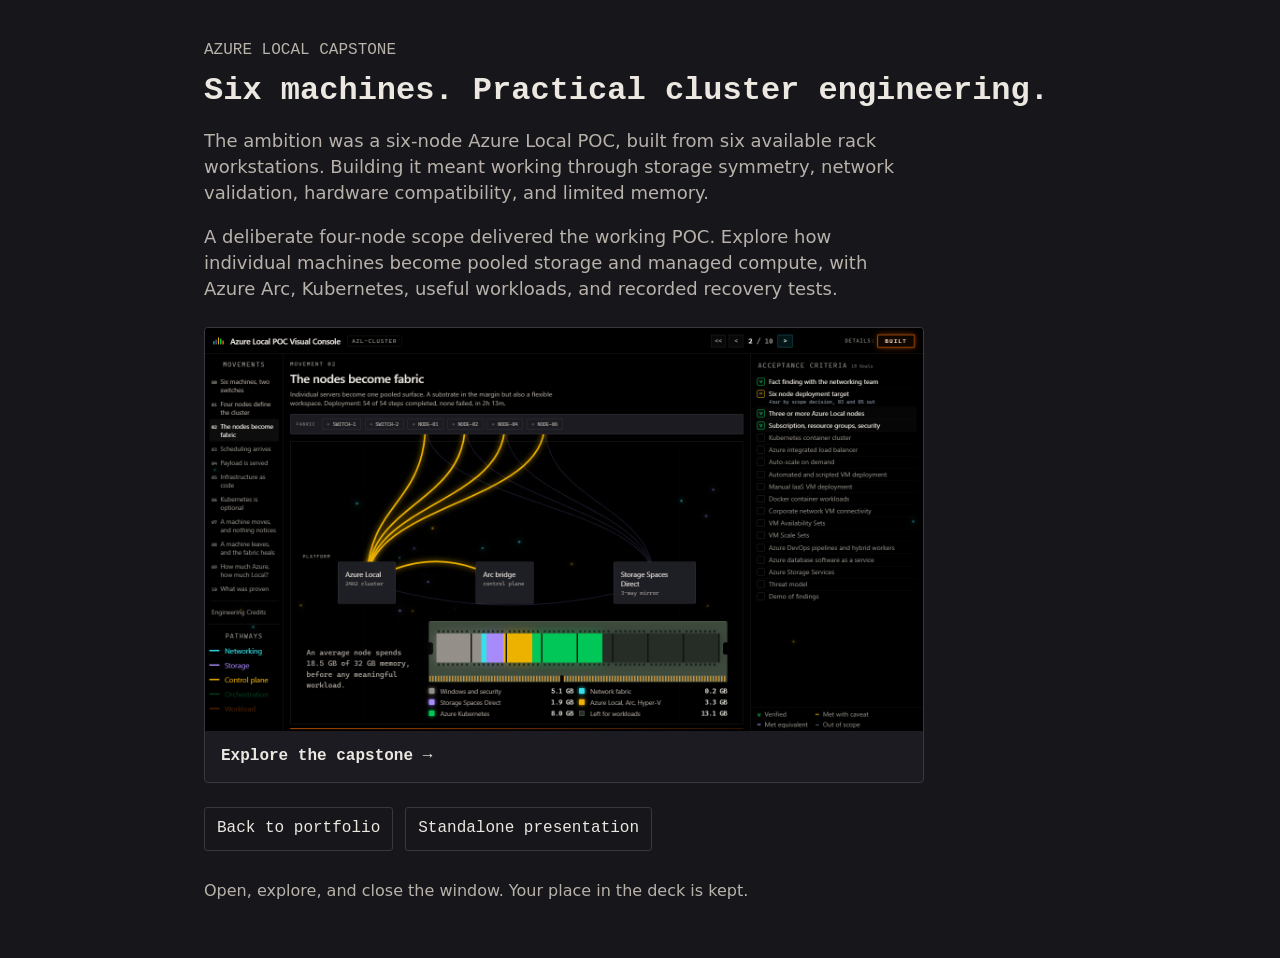
<file: docs/viewer/index.html>
<!DOCTYPE html>
<html lang="en">
<head>
<meta charset="utf-8" />
<meta name="viewport" content="width=device-width, initial-scale=1" />
<meta name="description" content="A guided viewing window for the Azure Local capstone: recorded engineering, not a live management console." />
<title>Azure Local | Viewing window</title>
<link rel="icon" type="image/svg+xml" href="[data-uri]" />
<style>
:root {
  color-scheme: dark;
  --shell: #16161b;
  --panel: #1b1b21;
  --ink: #ece8e1;
  --soft: #b8b2aa;
  --line: #38383f;
  --work: #fe6e00;
  --focus: #35e0e8;
  --mono: ui-monospace, "Cascadia Mono", "SF Mono", Menlo, Consolas, monospace;
  --sans: ui-sans-serif, system-ui, "Segoe UI", Roboto, Helvetica, Arial, sans-serif;
}

* { box-sizing: border-box; }
html { font-size: 16px; }
body { margin: 0; color: var(--ink); background: var(--shell); font: 1rem/1.45 var(--sans); }
button, a { -webkit-tap-highlight-color: transparent; }

.preview { min-height: 100svh; max-width: 920px; margin: auto; padding: 40px 24px; }
.preview h1 { margin: 10px 0; font: 600 2rem/1.2 var(--mono); }
.description { max-width: 62ch; font-size: 1.125rem; color: var(--soft); }
.preview-card { display: block; width: min(100%, 720px); margin: 24px 0; padding: 0; border: 1px solid var(--line); border-radius: 4px; overflow: hidden; background: var(--panel); color: var(--ink); cursor: pointer; text-align: left; }
.preview-card img { display: block; width: 100%; height: auto; }
.preview-card span { display: block; padding: 14px 16px; font: 600 1rem/1.4 var(--mono); }
.preview-links { display: flex; flex-wrap: wrap; gap: 12px; align-items: center; }
.preview-links p { color: var(--soft); font-size: 1rem; }

.view-dialog { position: fixed; inset: 16px; margin: 0; padding: 0; width: calc(100vw - 32px); height: calc(100dvh - 32px); max-width: none; max-height: none; border: 0; background: var(--shell); color: var(--ink); overflow: auto; }
.view-dialog::backdrop { background: rgba(0, 0, 0, 0.82); }
.view-dialog[open] .window { animation: portal-in 180ms ease-out; }
@keyframes portal-in { from { opacity: 0; transform: scale(0.96); } to { opacity: 1; transform: none; } }
.viewer {
  min-height: 0;
  height: 100%;
  display: grid;
  grid-template-rows: auto minmax(18rem, 1fr) auto;
}
.embed .viewer { height: 100dvh; min-height: 100svh; }

.top, .bottom { padding: 12px 20px; background: var(--panel); }
.top { position: sticky; top: 0; z-index: 2; display: flex; align-items: center; justify-content: space-between; gap: 16px; border-bottom: 1px solid var(--line); }
.identity { min-width: 0; }
.identity h1 { margin: 0; font: 600 1.125rem/1.35 var(--mono); }
.identity p { margin: 3px 0 0; color: var(--soft); }
.label { color: var(--soft); font: 1rem/1.35 var(--mono); }
.identity .label { display: inline; margin-right: 12px; }
.controls { display: flex; flex-wrap: wrap; align-items: center; gap: 8px; }

.control {
  display: inline-flex;
  align-items: center;
  justify-content: center;
  min-height: 44px;
  padding: 8px 12px;
  border: 1px solid var(--line);
  border-radius: 3px;
  background: var(--shell);
  color: var(--ink);
  font: 1rem/1.35 var(--mono);
  text-decoration: none;
  cursor: pointer;
}
.control:hover { border-color: var(--soft); }
.control:disabled { cursor: not-allowed; color: var(--soft); }
.control.primary { color: var(--shell); background: var(--work); border-color: var(--work); font-weight: 600; }
.control.exit { border-color: var(--soft); font-weight: 600; }
:focus-visible { outline: 3px solid var(--focus); outline-offset: 3px; }

.window { min-width: 0; min-height: 0; display: flex; background: #000; }
iframe { width: 100%; height: 100%; min-height: 0; border: 0; background: #000; }
iframe:fullscreen { border: 0; border-radius: 0; width: 100vw; height: 100vh; }

.bottom { border-top: 1px solid var(--line); }
.hints { display: grid; grid-template-columns: 1fr 1fr 1.25fr; gap: 16px; margin: 5px 0 0; padding: 0; list-style: none; color: var(--soft); }
.hints strong { color: var(--ink); font-weight: 600; }
.footnote { display: flex; flex-wrap: wrap; justify-content: space-between; gap: 4px 20px; color: var(--soft); margin-top: 8px; }
.footnote p { margin: 0; }
kbd { color: var(--ink); font: 1rem/1.35 var(--mono); }
.feedback { margin: 8px 0 0; color: var(--ink); border-left: 3px solid var(--work); padding-left: 10px; }
[hidden] { display: none !important; }

@media (max-width: 950px) {
  .top { flex-wrap: wrap; }
  .controls { width: 100%; }
  .hints { grid-template-columns: 1fr; gap: 6px; }
  .footnote { margin-top: 10px; }
}

@media (max-width: 500px) {
  .top, .bottom { padding: 12px; }
  .identity .label { display: block; margin: 0 0 3px; }
  .control { flex: 1 1 auto; }
  .preview { padding: 24px 16px; }
  .view-dialog { inset: 8px; width: calc(100vw - 16px); height: calc(100dvh - 16px); }
}

@media (prefers-reduced-motion: reduce) {
  .view-dialog[open] .window { animation: none; }
}
</style>
</head>
<body>
<main class="preview" id="preview">
  <div class="label">AZURE LOCAL CAPSTONE</div>
  <h1>Six machines. Practical cluster engineering.</h1>
  <p class="description">The ambition was a six-node Azure Local POC, built from six available rack workstations. Building it meant working through storage symmetry, network validation, hardware compatibility, and limited memory.</p>
  <p class="description">A deliberate four-node scope delivered the working POC. Explore how individual machines become pooled storage and managed compute, with Azure Arc, Kubernetes, useful workloads, and recorded recovery tests.</p>
  <button class="preview-card" id="openViewer" type="button" aria-haspopup="dialog" aria-controls="viewDialog" aria-label="Open the Azure Local capstone viewing window">
    <img src="../assets/screenshots/03-platform-architecture.png" width="1536" height="864" alt="Azure Local platform diagram with Arc bridge, Storage Spaces Direct, and the physical fabric" />
    <span>Explore the capstone &rarr;</span>
  </button>
  <div class="preview-links">
    <a class="control" href="https://djaykurtz.github.io/#azure-local">Back to portfolio</a>
    <a class="control" href="../index.html">Standalone presentation</a>
    <p>Open, explore, and close the window. Your place in the deck is kept.</p>
  </div>
  <noscript><p class="description">The viewing window needs JavaScript. Use the standalone presentation link; its interactive deck also needs JavaScript.</p></noscript>
</main>
<dialog class="view-dialog" id="viewDialog" aria-labelledby="viewerTitle" aria-describedby="screenHint">
<section class="viewer" id="viewer" aria-label="Azure Local viewing window">
  <header class="top">
    <div class="identity">
      <h1 id="viewerTitle"><span class="label">VIEWING WINDOW</span>Azure Local</h1>
      <p>Explore how it was built.</p>
    </div>
    <nav class="controls" aria-label="Viewing controls">
      <a class="control primary" id="fullView" href="../index.html">Full view</a>
      <a class="control" id="backPortfolio" href="https://djaykurtz.github.io/#azure-local">Back to portfolio</a>
      <button class="control" id="fullscreen" type="button" aria-describedby="screenHint">Fullscreen</button>
      <button class="control" id="focusDeck" type="button" aria-describedby="keyboardHint" disabled>Focus presentation</button>
      <button class="control exit" id="exitView" type="button">Exit view</button>
    </nav>
  </header>

  <section class="window" aria-label="Presentation">
    <iframe id="presentation" data-src="../index.html?framed=1" title="Azure Local capstone: interactive recorded presentation" tabindex="0" allow="fullscreen" allowfullscreen aria-describedby="screenHint keyboardHint"></iframe>
  </section>

  <footer class="bottom" aria-label="Presentation instructions">
    <div class="label">EXPLORE THE PRESENTATION</div>
    <ul class="hints">
      <li><strong>Start:</strong> Begin; intro optional. Skip intro jumps ahead.</li>
      <li><strong>Move:</strong> Rail, previous/next, or <kbd>&larr;</kbd> <kbd>&rarr;</kbd>.</li>
      <li><strong>Evidence:</strong> BUILT toggles stops. Next opens, then advances. Close/Esc dismisses.</li>
    </ul>
    <div class="footnote">
      <p id="screenHint">Fine details? Full view/fullscreen gives more room; landscape works best. Fullscreen Esc returns.</p>
      <p id="keyboardHint"><kbd>Alt+Shift+H</kbd>: frame controls. <kbd>Esc</kbd>: close evidence first, then exit view.</p>
    </div>
    <p class="feedback" id="feedback" role="status" aria-live="polite" hidden></p>
    <noscript><p class="feedback">The viewing controls need JavaScript. Full view still opens the standalone presentation, whose interactive deck also needs JavaScript.</p></noscript>
  </footer>
</section>
</dialog>
<script>
(() => {
  'use strict';
  const frame = document.getElementById('presentation');
  const focusButton = document.getElementById('focusDeck');
  const fullscreenButton = document.getElementById('fullscreen');
  const feedback = document.getElementById('feedback');
  const preview = document.getElementById('preview');
  const dialog = document.getElementById('viewDialog');
  const viewer = document.getElementById('viewer');
  const opener = document.getElementById('openViewer');
  const exitButton = document.getElementById('exitView');
  const backPortfolio = document.getElementById('backPortfolio');
  const fullView = document.getElementById('fullView');
  const embedded = new URLSearchParams(location.search).get('embed') === '1';
  let ready = false;
  let visible = false;
  let pausedIntro = false;
  let restoreFocus = opener;
  let restoreScroll = { x: 0, y: 0 };
  let restoreOverflow = '';

  function notify(message) {
    feedback.textContent = message;
    feedback.hidden = false;
  }

  function synchronizeIntro() {
    if (!ready) return;
    const doc = frame.contentDocument;
    const intro = doc.getElementById('intro');
    const lamp = doc.getElementById('introState');
    if (!intro.classList.contains('on')) { pausedIntro = false; return; }
    if (!visible && !lamp.classList.contains('on')) {
      doc.dispatchEvent(new frame.contentWindow.KeyboardEvent('keydown', { key: ' ', code: 'Space', bubbles: true, cancelable: true }));
      pausedIntro = lamp.classList.contains('on');
    } else if (visible && pausedIntro) {
      if (lamp.classList.contains('on')) doc.dispatchEvent(new frame.contentWindow.KeyboardEvent('keydown', { key: ' ', code: 'Space', bubbles: true, cancelable: true }));
      pausedIntro = false;
    }
  }

  function setVisible(value) {
    visible = value;
    synchronizeIntro();
  }

  function loadPresentation() {
    if (!frame.hasAttribute('src')) frame.src = frame.dataset.src;
  }

  function openView() {
    restoreFocus = document.activeElement;
    restoreScroll = { x: scrollX, y: scrollY };
    restoreOverflow = document.body.style.overflow;
    dialog.showModal();
    document.body.style.overflow = 'hidden';
    setVisible(true);
    loadPresentation();
    exitButton.focus();
  }

  async function exitView() {
    if (document.fullscreenElement) await document.exitFullscreen();
    setVisible(false);
    if (embedded) {
      if (window.parent !== window) window.parent.postMessage({ type: 'capstone-viewer:exit' }, location.origin);
      else location.assign('./');
      return;
    }
    dialog.close();
    document.body.style.overflow = restoreOverflow;
    scrollTo(restoreScroll.x, restoreScroll.y);
    restoreFocus.focus({ preventScroll: true });
  }

  async function escapeView() {
    const built = ready && frame.contentWindow.BUILT;
    if (built && built.isOpen()) {
      built.hide();
      return;
    }
    if (document.fullscreenElement) await document.exitFullscreen();
    else await exitView();
  }

  function trapTab(event) {
    if (embedded) return;
    const selector = 'a[href], button:not(:disabled), input:not(:disabled), select:not(:disabled), textarea:not(:disabled), [tabindex="0"]';
    const focusable = root => Array.from(root.querySelectorAll(selector)).filter(element => element.getClientRects().length && getComputedStyle(element).visibility !== 'hidden');
    const doc = ready && frame.contentDocument;
    let inside = [];
    if (doc) {
      const intro = doc.getElementById('intro');
      const gate = doc.getElementById('gate');
      const scope = intro.classList.contains('on') ? intro : !gate.hidden && !gate.classList.contains('off') ? gate : doc;
      inside = focusable(scope);
    }
    const targets = document.fullscreenElement === frame ? inside : focusable(viewer).flatMap(element => element === frame ? inside.length ? inside : [frame] : [element]);
    if (!targets.length) return;
    const current = document.activeElement === frame && doc ? doc.activeElement : document.activeElement;
    const index = targets.indexOf(current);
    const next = index < 0 ? event.shiftKey ? targets.length - 1 : 0 : (index + (event.shiftKey ? -1 : 1) + targets.length) % targets.length;
    event.preventDefault();
    event.stopPropagation();
    targets[next].focus();
  }

  async function handleKeys(event) {
    if (!visible) return;
    if (event.key === 'Tab') { trapTab(event); return; }
    if (event.key === 'Escape') {
      event.preventDefault();
      event.stopPropagation();
      await escapeView();
      return;
    }
    if (event.altKey && event.shiftKey && !event.ctrlKey && !event.metaKey && event.key.toLowerCase() === 'h') {
      event.preventDefault();
      if (document.fullscreenElement) await document.exitFullscreen();
      focusButton.focus();
    }
  }

  function connectFrame() {
    ready = false;
    focusButton.disabled = true;
    if (!frame.hasAttribute('src')) return;
    const doc = frame.contentDocument;
    if (!doc || !doc.getElementById('gate') || !doc.getElementById('btnNext')) {
      notify('The presentation did not load. Open Full view or reload this window.');
      return;
    }
    ready = true;
    focusButton.disabled = false;
    doc.addEventListener('keydown', handleKeys, true);
    const observer = new MutationObserver(synchronizeIntro);
    for (const id of ['intro', 'introState', 'introStage']) observer.observe(doc.getElementById(id), { attributes: true, attributeFilter: ['class'] });
    synchronizeIntro();
  }

  frame.addEventListener('load', connectFrame);
  document.addEventListener('keydown', handleKeys, true);
  opener.addEventListener('click', openView);
  exitButton.addEventListener('click', exitView);
  dialog.addEventListener('cancel', event => { event.preventDefault(); escapeView(); });
  dialog.addEventListener('click', event => {
    const box = dialog.getBoundingClientRect();
    if (event.target === dialog && (event.clientX < box.left || event.clientX > box.right || event.clientY < box.top || event.clientY > box.bottom)) exitView();
  });
  window.addEventListener('message', event => {
    if (!embedded || event.origin !== location.origin || event.source !== window.parent || !event.data || typeof event.data !== 'object' || Array.isArray(event.data)) return;
    if (event.data.type === 'capstone-viewer:visibility' && Object.keys(event.data).length === 2 && typeof event.data.visible === 'boolean') setVisible(event.data.visible);
    else if (event.data.type === 'capstone-viewer:escape' && Object.keys(event.data).length === 1) escapeView();
  });

  if (embedded) {
    preview.hidden = true;
    document.documentElement.classList.add('embed');
    document.body.appendChild(viewer);
    dialog.remove();
    setVisible(true);
    loadPresentation();
    fullView.target = '_top';
    backPortfolio.addEventListener('click', event => {
      if (window.parent !== window) {
        event.preventDefault();
        exitView();
      } else {
        backPortfolio.target = '_top';
      }
    });
  }

  focusButton.addEventListener('click', () => {
    if (!ready) {
      notify('The presentation is still loading. Try again, or open Full view.');
      return;
    }
    const document = frame.contentDocument;
    const gate = document.getElementById('gate');
    const intro = document.getElementById('intro');
    const target = document.getElementById(intro.classList.contains('on') ? 'introSkip' : gate.hidden ? 'btnNext' : 'gateGo');
    target.focus();
  });

  if (!document.fullscreenEnabled || !frame.requestFullscreen) {
    fullscreenButton.disabled = true;
    fullscreenButton.title = 'Fullscreen is unavailable here. Full view still gives an uncluttered presentation.';
  }

  fullscreenButton.addEventListener('click', async () => {
    try {
      await frame.requestFullscreen();
    } catch (error) {
      if (!(error instanceof DOMException) && !(error instanceof TypeError)) throw error;
      notify('Fullscreen did not open: ' + error.message + ' Full view is available instead.');
    }
  });

  document.addEventListener('fullscreenchange', () => {
    if (!document.fullscreenElement) fullscreenButton.focus();
  });
})();
</script>
</body>
</html>
</file>
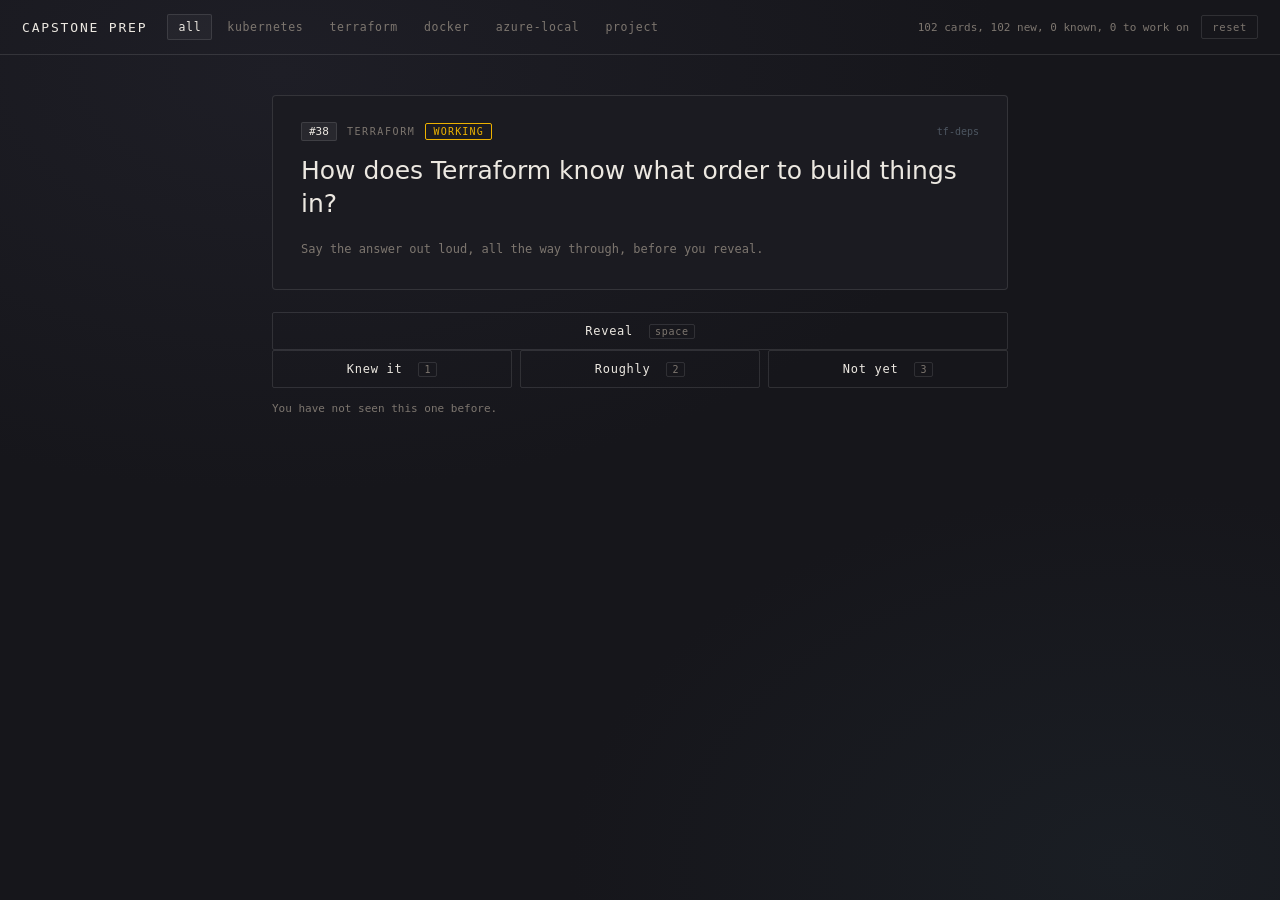
<file: source/cap-prep/index.html>
<!doctype html>
<html lang="en">
<head>
<meta charset="utf-8">
<meta name="viewport" content="width=device-width, initial-scale=1">
<title>Capstone prep</title>
<link rel="stylesheet" href="styles.css">
</head>
<body>

<header class="top">
  <div class="brand">Capstone prep</div>
  <nav class="tracks" id="tracks"></nav>
  <div class="top-right">
    <span class="stat" id="stat"></span>
    <button type="button" class="btn ghost" id="reset" title="Clear all progress">reset</button>
  </div>
</header>

<main class="stage">

  <section class="card" id="card">
    <p class="meta">
      <span class="num" id="cardNum"></span>
      <span class="tag" id="cardTrack"></span>
      <span class="lvl" id="cardLevel"></span>
      <span class="cid" id="cardId"></span>
    </p>
    <h1 class="q" id="q"></h1>

    <p class="prompt" id="prompt">Say the answer out loud, all the way through, before you reveal.</p>

    <div class="answer" id="answer" hidden>
      <p class="cap">What a good answer covers</p>
      <ul class="say" id="say"></ul>

      <div id="dia" hidden>
        <p class="cap">Picture it</p>
        <pre class="diagram" id="diagram"></pre>
      </div>

      <div id="cmdWrap" hidden>
        <p class="cap">At the prompt</p>
        <div class="console" id="cmds"></div>
      </div>

      <div id="helpWrap" hidden>
        <p class="cap">How to look it up yourself</p>
        <div class="console is-help" id="help"></div>
      </div>

      <p class="cap">The idea underneath</p>
      <p class="why" id="why"></p>

      <p class="cap">What we did</p>
      <p class="ours" id="ours"></p>

      <div id="artWrap" hidden>
        <p class="artfile" id="artFile"></p>
        <pre class="artifact" id="artifact"></pre>
      </div>

      <p class="src" id="src"></p>
    </div>
  </section>

  <div class="controls">
    <button type="button" class="btn wide" id="reveal">Reveal <span class="key">space</span></button>
    <div class="marks" id="marks" hidden>
      <button type="button" class="btn good" data-mark="3">Knew it <span class="key">1</span></button>
      <button type="button" class="btn mid"  data-mark="2">Roughly <span class="key">2</span></button>
      <button type="button" class="btn bad"  data-mark="1">Not yet <span class="key">3</span></button>
    </div>
  </div>

  <p class="hint" id="hint"></p>
</main>

<script src="deck-kubernetes.js"></script>
<script src="deck-terraform.js"></script>
<script src="deck-docker.js"></script>
<script src="deck-azurelocal.js"></script>
<script src="deck-project.js"></script>
<script src="deck-commands.js"></script>
<script src="deck-artifacts.js"></script>
<script src="app.js"></script>
</body>
</html>
</file>
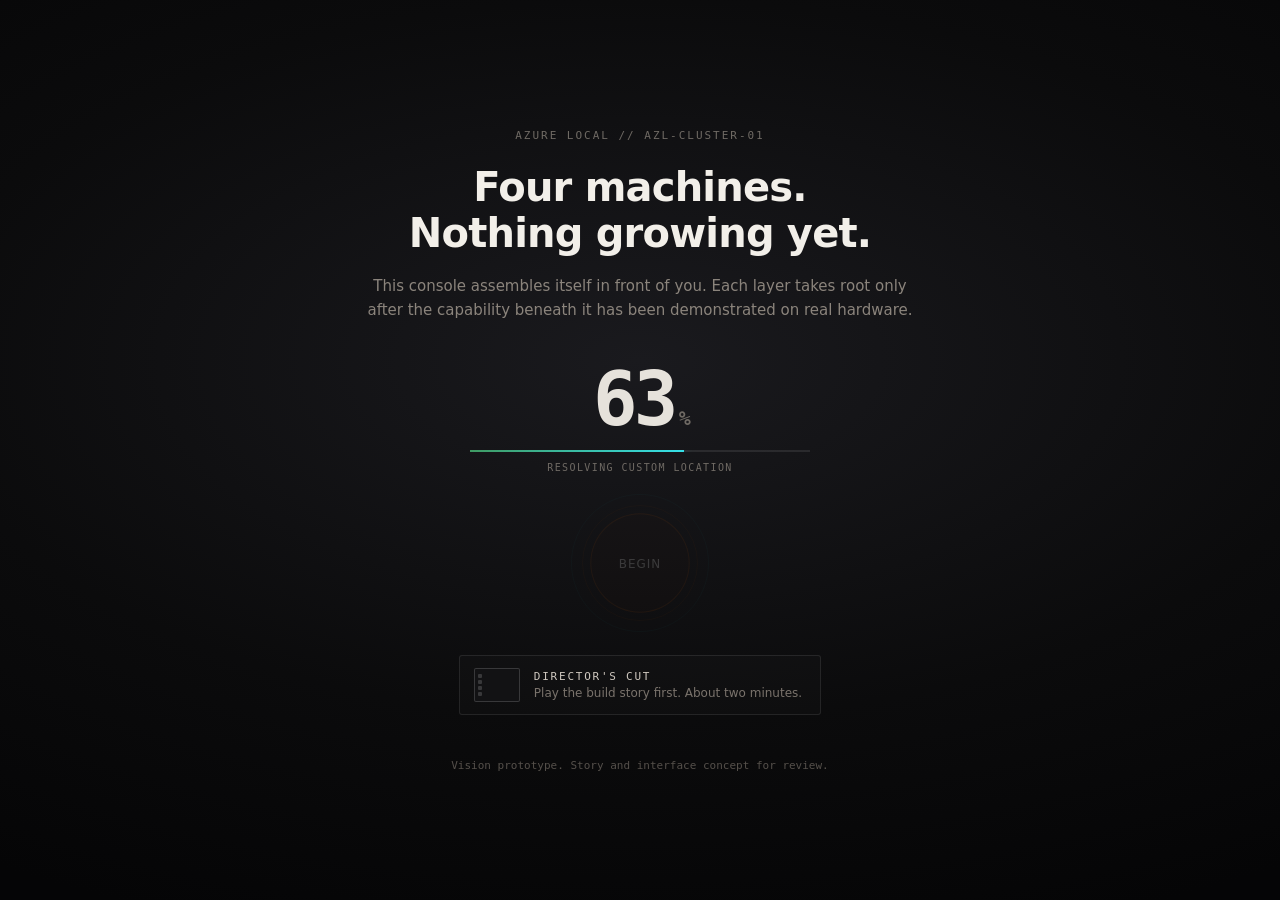
<file: source/capstone/prototype/index.html>
<!DOCTYPE html>
<html lang="en">
<head>
<meta charset="utf-8" />
<meta name="viewport" content="width=device-width, initial-scale=1" />
<title>Azure Local Learning Console - Vision Prototype</title>
<link rel="stylesheet" href="styles.css" />
</head>
<body>

<div class="grid-bed" aria-hidden="true"></div>
<div class="spores" id="spores" aria-hidden="true"></div>

<!-- Cold start curtain -->
<section id="curtain" class="curtain">
  <div class="curtain-inner">
    <p class="curtain-eyebrow">Azure Local // AZL-CLUSTER-01</p>
    <h1 class="curtain-title">Four machines.<br />Nothing growing yet.</h1>
    <p class="curtain-sub">
      This console assembles itself in front of you. Each layer takes root only after the capability
      beneath it has been demonstrated on real hardware.
    </p>
    <div class="boot" id="boot">
      <div class="boot-num" id="bootNum">00</div>
      <div class="boot-track"><span class="boot-fill" id="bootFill"></span></div>
      <div class="boot-line" id="bootLine">holding</div>
    </div>
    <button id="begin" class="power locked" type="button">
      <span class="power-ring"></span>
      <span class="power-ring power-ring-2"></span>
      <span class="power-label">Begin</span>
    </button>

    <label class="cut" for="cutToggle">
      <input type="checkbox" id="cutToggle" class="cut-input" />
      <span class="cut-box" aria-hidden="true">
        <span class="cut-mark"></span>
        <span class="cut-sprockets"><i></i><i></i><i></i><i></i></span>
      </span>
      <span class="cut-copy">
        <span class="cut-title">Director's cut</span>
        <span class="cut-sub">Play the build story first. About two minutes.</span>
      </span>
    </label>

    <p class="curtain-foot">Vision prototype. Story and interface concept for review.</p>
  </div>
</section>

<!-- Director's cut intro. Opt in only, never part of the default run. -->
<section id="intro" class="intro" aria-hidden="true">
  <div class="intro-bar intro-bar-top" aria-hidden="true"></div>
  <div class="intro-bar intro-bar-bottom" aria-hidden="true"></div>

  <div class="intro-stage" id="introStage">
    <div class="intro-banners" id="introBanners"></div>
    <div class="intro-field" id="introField"></div>
    <div class="intro-slate" id="introSlate"></div>
  </div>

  <div class="intro-cap">
    <div class="intro-cap-block" id="introCap"></div>
  </div>

  <div class="intro-hud">
    <span class="intro-act" id="introAct"></span>
    <span class="intro-state" id="introState" aria-hidden="true"><i></i><i></i></span>
    <span class="intro-track"><span class="intro-fill" id="introFill"></span></span>
    <span class="intro-end">
      <p class="intro-prompt" id="introPrompt"></p>
      <button id="introSkip" class="intro-skip" type="button">Skip intro</button>
    </span>
  </div>
</section>

<!-- Console shell -->
<div id="shell" class="shell" aria-hidden="true">

  <header class="hdr">
    <div class="hdr-left">
      <span class="dot"></span>
      <strong class="hdr-title">Azure Local Learning Console</strong>
      <span class="chip chip-env" id="envChip">AZL-CLUSTER-01</span>
    </div>
    <div class="hdr-right">
      <span class="hdr-stat"><em id="statNodes">4</em> nodes</span>
      <span class="hdr-sep"></span>
      <span class="hdr-stat"><em id="statLinks">0</em> links</span>
      <span class="hdr-sep"></span>
      <span class="hdr-stat"><em id="statPods">0</em> pods</span>
      <span class="hdr-sep"></span>
      <span class="hdr-stat"><em id="statStage">00</em> / 08</span>
      <span class="chip chip-mode" id="modeChip">Storyboard</span>
    </div>
  </header>

  <aside class="rail">
    <p class="rail-cap">Progression</p>
    <ol id="rail" class="rail-list"></ol>
    <div class="rail-foot">
      <p class="rail-cap">Legend</p>
      <p class="legend"><span class="fid fid-proven">Proven</span> recorded from a real run</p>
      <p class="legend"><span class="fid fid-story">Storyboard</span> concept for review</p>
    </div>
  </aside>

  <main class="work">
    <div class="sweep" id="sweep" aria-hidden="true"></div>

    <div class="work-head">
      <div class="work-headline">
        <p class="work-eyebrow"><span id="stageIndex">00</span> <span id="stageFid"></span></p>
        <h2 class="work-title" id="stageTitle">Cold start</h2>
      </div>
      <div class="work-exec" id="stageExec"></div>
    </div>

    <section class="growth">
      <div class="growth-top">
        <span class="growth-label" id="growthLabel">standby</span>
        <span class="growth-time" id="growthTime"></span>
      </div>
      <div class="growth-track">
        <div class="growth-fill" id="growthFill"></div>
      </div>
      <div class="growth-ticks" id="growthTicks"></div>
    </section>

    <div class="work-body">
      <div class="work-main">
        <section class="frame-wrap">
          <p class="panel-cap">The product, assembling itself</p>
          <div class="frame" id="frame">
            <div class="frame-bar">
              <span class="frame-led"></span>
              <span class="frame-url">azure-local-console.internal</span>
              <span class="frame-count" id="frameCount">0 / 7 modules</span>
              <span class="frame-ver" id="frameVer">v0.0</span>
            </div>
            <div class="frame-body" id="frameBody"></div>
            <div class="frame-scan" id="frameScan" aria-hidden="true"></div>
          </div>
        </section>

        <section class="canvas-wrap">
          <p class="panel-cap">How it is wired</p>
          <div class="canvas" id="canvas">
            <svg class="wires" id="wires" aria-hidden="true"></svg>
            <div class="layers" id="layers"></div>
          </div>
        </section>
      </div>

      <aside class="uses-wrap">
        <p class="panel-cap">Where this gets used</p>
        <div class="uses" id="uses"></div>
        <p class="panel-cap">Capabilities online</p>
        <div class="mods" id="mods">
          <p class="mods-empty" id="modsEmpty">Nothing has taken root yet.</p>
        </div>
      </aside>
    </div>
  </main>

  <aside class="stream-wrap">
    <p class="panel-cap panel-cap-dark">Evidence stream</p>
    <div class="stream" id="stream"></div>
    <div class="detail" id="detail"></div>
  </aside>

  <footer class="desk">
    <div class="prompt">
      <span class="prompt-caret">&gt;</span>
      <span class="prompt-text" id="promptText"></span>
      <span class="prompt-cursor"></span>
    </div>
    <div class="desk-ctl">
      <button id="btnBack" class="btn" type="button" title="Previous stage">Back</button>
      <button id="btnPlay" class="btn btn-primary" type="button" title="Play or pause">Pause</button>
      <button id="btnNext" class="btn btn-next" type="button" title="Next stage">Next</button>
      <span class="desk-sep"></span>
      <button id="btnSpeed" class="btn btn-ghost" type="button" title="Playback speed">1.0x</button>
      <button id="btnReset" class="btn btn-ghost" type="button" title="Restart from cold start">Reset</button>
    </div>
  </footer>

</div>

<script src="scenario.js"></script>
<script src="intro.js"></script>
<script src="app.js"></script>
</body>
</html>
</file>
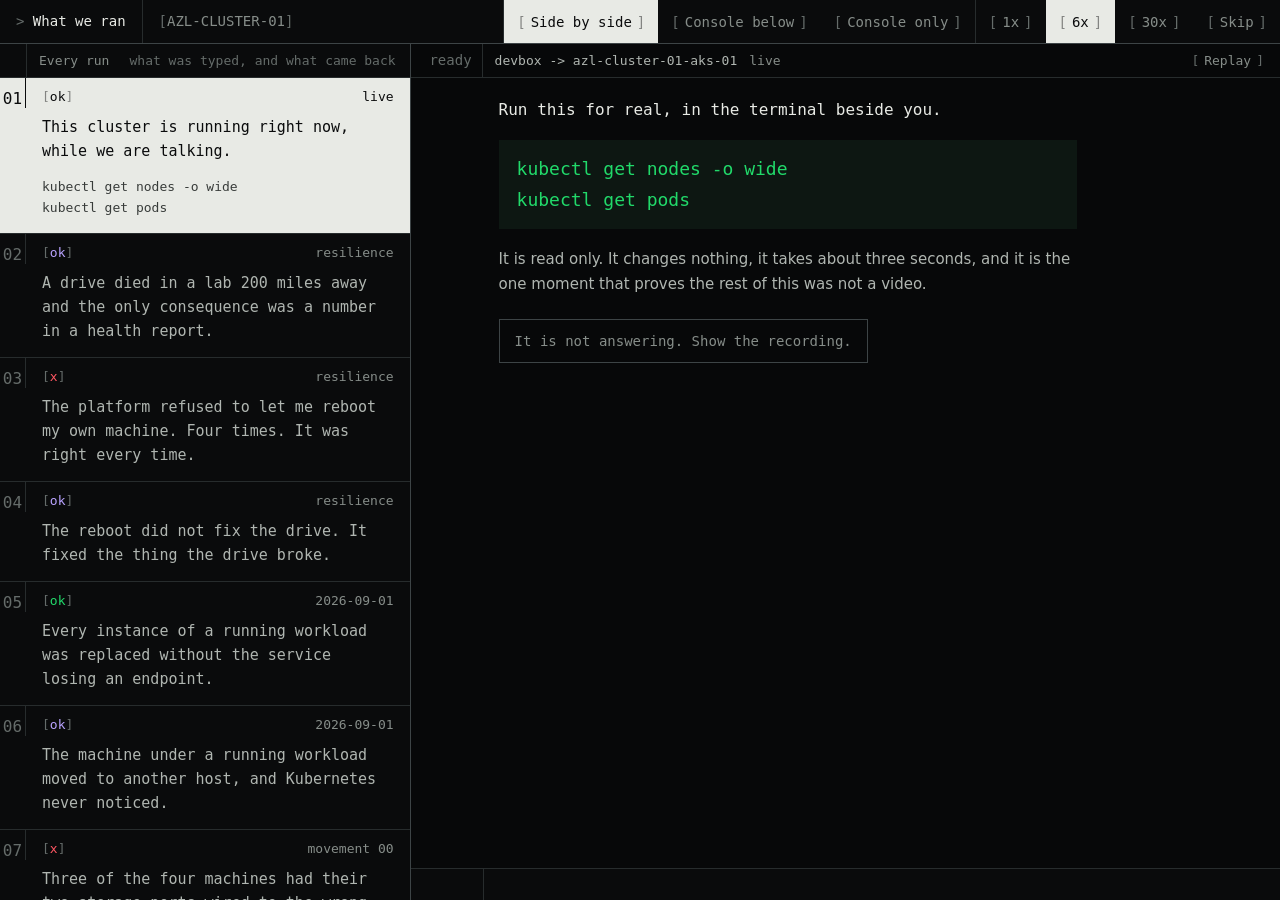
<file: source/capstone/prototype/console/index.html>
<!doctype html>
<html lang="en">
<head>
<meta charset="utf-8">
<meta name="viewport" content="width=device-width, initial-scale=1">
<title>What we ran</title>
<link rel="stylesheet" href="console.css">
<script src="../shared/runs.js"></script>
</head>
<body>

<div class="shell">

  <header class="hdr">
    <div class="hdr-l">
      <strong>What we ran</strong>
      <span class="chip">AZL-CLUSTER-01</span>
    </div>

    <div class="hdr-r">
      <div class="seg" id="layoutSeg" role="group" aria-label="Layout">
        <button type="button" data-layout="split" class="on">Side by side</button>
        <button type="button" data-layout="stack">Console below</button>
        <button type="button" data-layout="focus">Console only</button>
      </div>

      <div class="seg" id="speedSeg" role="group" aria-label="Replay speed">
        <button type="button" data-speed="1">1x</button>
        <button type="button" data-speed="6" class="on">6x</button>
        <button type="button" data-speed="30">30x</button>
        <button type="button" data-speed="0">Skip</button>
      </div>
    </div>
  </header>

  <main class="stage" id="stage" data-layout="split">

    <section class="claims">
      <p class="cap">Every run<span>what was typed, and what came back</span></p>
      <ol class="claim-list" id="claimList"></ol>
    </section>

    <section class="term">
      <div class="term-head">
        <span class="dot"></span>
        <span class="term-host" id="termHost">no evidence selected</span>
        <span class="term-note" id="termNote"></span>
        <button type="button" class="replay" id="btnReplay">Replay</button>
      </div>

      <div class="term-body" id="termBody">
        <p class="term-empty">Pick a run. The command runs here, at the pace it originally ran.</p>
      </div>

      <div class="term-foot">
        <span id="termFoot"></span>
      </div>
    </section>

  </main>

</div>

<script src="console.js"></script>
</body>
</html>
</file>
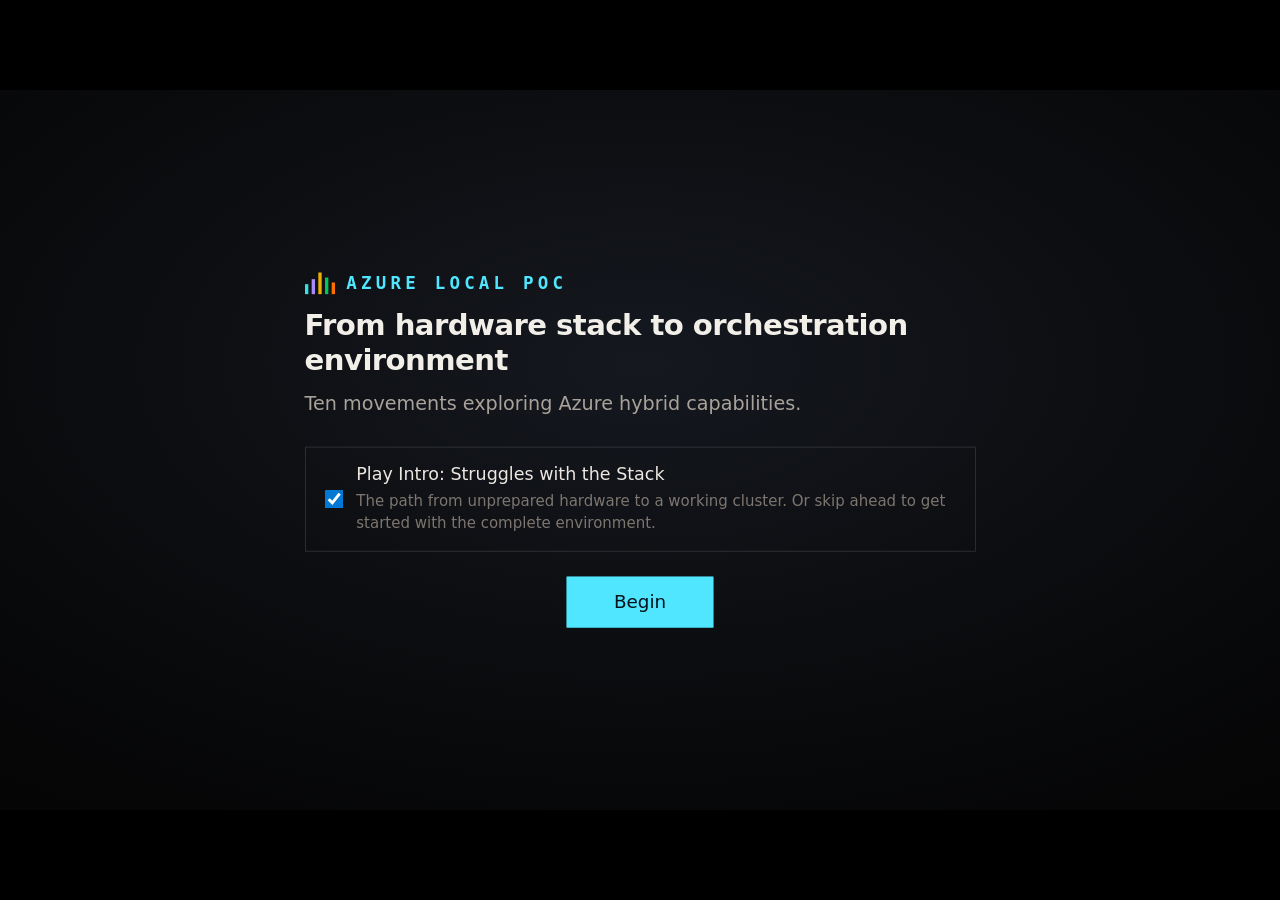
<file: source/capstone/prototype/v2/index.html>
<!DOCTYPE html>
<html lang="en">
<head>
<meta charset="utf-8" />
<meta name="viewport" content="width=device-width, initial-scale=1" />
<title>Azure Local POC</title>
<link rel="stylesheet" href="styles.css" />
<link rel="stylesheet" href="intro.css" />
</head>
<body>

<div class="fit">
<div class="stage" id="stage">

<!-- Ambient activity. Colour follows the kinds that are online, so the air itself reports the arc. -->
<div class="motes" id="motes" aria-hidden="true"></div>

<!-- C1: the console is the frame. Everything lives inside it. -->
<div class="console">

  <header class="hdr">
    <div class="hdr-left">
      <span class="hdr-dot" aria-hidden="true"><i></i><i></i><i></i><i></i><i></i></span>
      <strong class="hdr-title">Azure Local POC Visual Console</strong>
      <span class="chip" data-note="n-mockup">AZL-CLUSTER-01</span>
    </div>
    <div class="hdr-right">
      <div class="ctl" data-note="n-controls">
        <button id="btnReset" class="ctl-btn" type="button" title="Back to the start">&lt;&lt;</button>
        <button id="btnBack" class="ctl-btn" type="button" title="Previous movement">&lt;</button>
        <span class="stat"><em id="statStage">0</em> / <span id="statTotal">10</span></span>
        <button id="btnNext" class="ctl-btn ctl-next" type="button" title="Next movement">&gt;</button>
        <span class="ctl-gap" aria-hidden="true"></span>
        <span class="ctl-label">Details:</span>
        <button id="btnBuilt" class="built-btn" type="button" data-note="n-built" title="Cut away the interface and look underneath">BUILT</button>
      </div>
    </div>
  </header>

  <aside class="rail" data-note="n-movements">
    <p class="cap">Movements</p>
    <ol id="rail" class="rail-list"></ol>
    <div class="rail-foot">
      <p class="cap" data-note="n-kinds">Pathways</p>
      <ul id="legend" class="legend"></ul>
    </div>
  </aside>

  <main class="work">
    <div class="work-head">
      <p class="eyebrow"><span id="stageNum">00</span> <span id="stageFid" class="fid"></span></p>
      <h2 class="work-title" id="stageTitle">Six machines</h2>
      <p class="work-sub" data-note="n-copy"><span id="stageSub"></span> <span class="work-elapsed" id="stageElapsed" data-note="n-liveness"></span></p>
    </div>

    <!-- Wires span the fabric strip and the canvas, since edges reach the margin once machines demote. -->
    <div class="field" id="field">
      <svg class="wires" id="wires" aria-hidden="true"></svg>

      <div class="fabric" id="fabric" data-note="n-fabric" hidden>
        <span class="fabric-cap">Fabric</span>
        <div class="fabric-cells" id="fabricCells"></div>
      </div>

      <section class="canvas-wrap" data-note="n-canvas">
        <div class="canvas" id="canvas">
          <div class="layers" id="layers"></div>
          <div class="memstick" id="memstick" hidden></div>
        </div>
      </section>
    </div>

    <!-- Lights while BUILT is armed. Scoped to this pane because this is where the cutaway opens. -->
    <span class="work-armed" aria-hidden="true"></span>
  </main>

  <!-- C2 and C4: one surface, collapsed by default. -->
  <aside class="log-wrap">

    <!-- The original brief, persistent. Movements mark it; the runs behind them live in BUILT. -->
    <p class="cap cap-log" data-note="n-crit">
      Acceptance criteria <span class="cap-hint" id="acMeta">18 Goals</span>
    </p>
    <ol class="ac" id="ac"></ol>

    <p class="ac-key">
      <span><b class="m-done">v</b> Verified</span>
      <span><b class="m-bound">~</b> Met with caveat</span>
      <span><b class="m-find">=</b> Met equivalent</span>
      <span><b class="m-defer">-</b> Out of scope</span>
    </p>
  </aside>

</div>


<!-- Click a node to explain it. A callout beside the thing, not a modal over the room. -->
<aside class="callout" id="callout" hidden>
  <span class="callout-stem" aria-hidden="true"></span>
  <p class="callout-head"><span class="callout-title" id="calloutTitle"></span><span class="callout-meta" id="calloutMeta"></span></p>
  <p class="callout-cap">What it is</p>
  <p class="callout-t" id="calloutWhat"></p>
  <p class="callout-cap">What it does</p>
  <p class="callout-t" id="calloutRole"></p>
  <p class="callout-cap">Here</p>
  <p class="callout-t callout-here" id="calloutHere"></p>
</aside>

<!-- Not an overlay. A cutaway. The interface is removed over this area so the machinery under it
     is visible, which is why nothing behind it is blurred. -->
<div class="cut" id="built" hidden aria-hidden="true">
  <div class="cut-scorch" aria-hidden="true"></div>
  <div class="cut-hole">
    <div class="cut-rim" aria-hidden="true"></div>
    <div class="cut-inner">
      <header class="cut-head">
        <span class="cut-num" id="builtNum">02.5</span>
        <span class="cut-titles">
          <span class="cut-title" id="builtTitle"></span>
          <span class="cut-sub" id="builtSub">underneath the picture, this is what ran</span>
        </span>
        <span class="cut-host" id="builtHost"></span>
        <button class="cut-close" id="builtClose" type="button">close</button>
      </header>

      <div class="cut-body">
        <section class="cut-pane cut-term">
          <p class="cut-cap"><span id="builtCapL">Terminal</span> <span class="cut-cap-hint" id="builtReal"></span></p>
          <div class="cut-termbody" id="builtTerm"></div>
        </section>
        <section class="cut-pane cut-steps">
          <p class="cut-cap" id="builtCapR">Every command behind this movement</p>
          <div class="cut-stepsbody" id="builtSteps"></div>
        </section>
      </div>
    </div>
  </div>
</div>

<!-- Director's cut intro. Opt in only, never part of the default run. -->
<section id="intro" class="intro" aria-hidden="true">
  <div class="intro-bar intro-bar-top" aria-hidden="true"></div>
  <div class="intro-bar intro-bar-bottom" aria-hidden="true"></div>

  <div class="intro-stage" id="introStage">
    <div class="intro-banners" id="introBanners"></div>
    <div class="intro-field" id="introField"></div>
    <div class="intro-slate" id="introSlate"></div>
  </div>

  <div class="intro-cap">
    <div class="intro-cap-block" id="introCap"></div>
  </div>

  <div class="intro-hud">
    <span class="intro-act" id="introAct"></span>
    <span class="intro-state" id="introState" aria-hidden="true"><i></i><i></i></span>
    <span class="intro-track" id="introTrack"><span class="intro-fill" id="introFill"></span></span>
    <span class="intro-end">
      <p class="intro-prompt" id="introPrompt"></p>
      <button id="introSkip" class="intro-skip" type="button">Skip intro</button>
    </span>
  </div>
</section>

<!-- Start gate. The console renders underneath immediately, so lifting this reveals movement 00. -->
<div class="gate" id="gate">
  <div class="gate-box">
    <p class="gate-kick"><span class="gate-mark" aria-hidden="true"><i></i><i></i><i></i><i></i><i></i></span>Azure Local POC</p>
    <h1 class="gate-title">From hardware stack to orchestration environment</h1>
    <p class="gate-sub">Ten movements exploring Azure hybrid capabilities.</p>

    <label class="gate-opt">
      <input type="checkbox" id="gateIntro" checked>
      <span class="gate-opt-text">
        <strong>Play Intro: Struggles with the Stack</strong>
        <em>The path from unprepared hardware to a working cluster. Or skip ahead to get started with the complete environment.</em>
      </span>
    </label>

    <button type="button" class="gate-go" id="gateGo">Begin</button>
  </div>
</div>

</div>
</div>

<script src="fit.js"></script>
<script src="../shared/runs.js"></script>
<script src="criteria.js"></script>
<script src="mockup.js"></script>
<script src="built.js"></script>
<script src="explain.js"></script>
<script src="../intro.js"></script>
<script src="boot.js"></script>
</body>
</html>
</file>
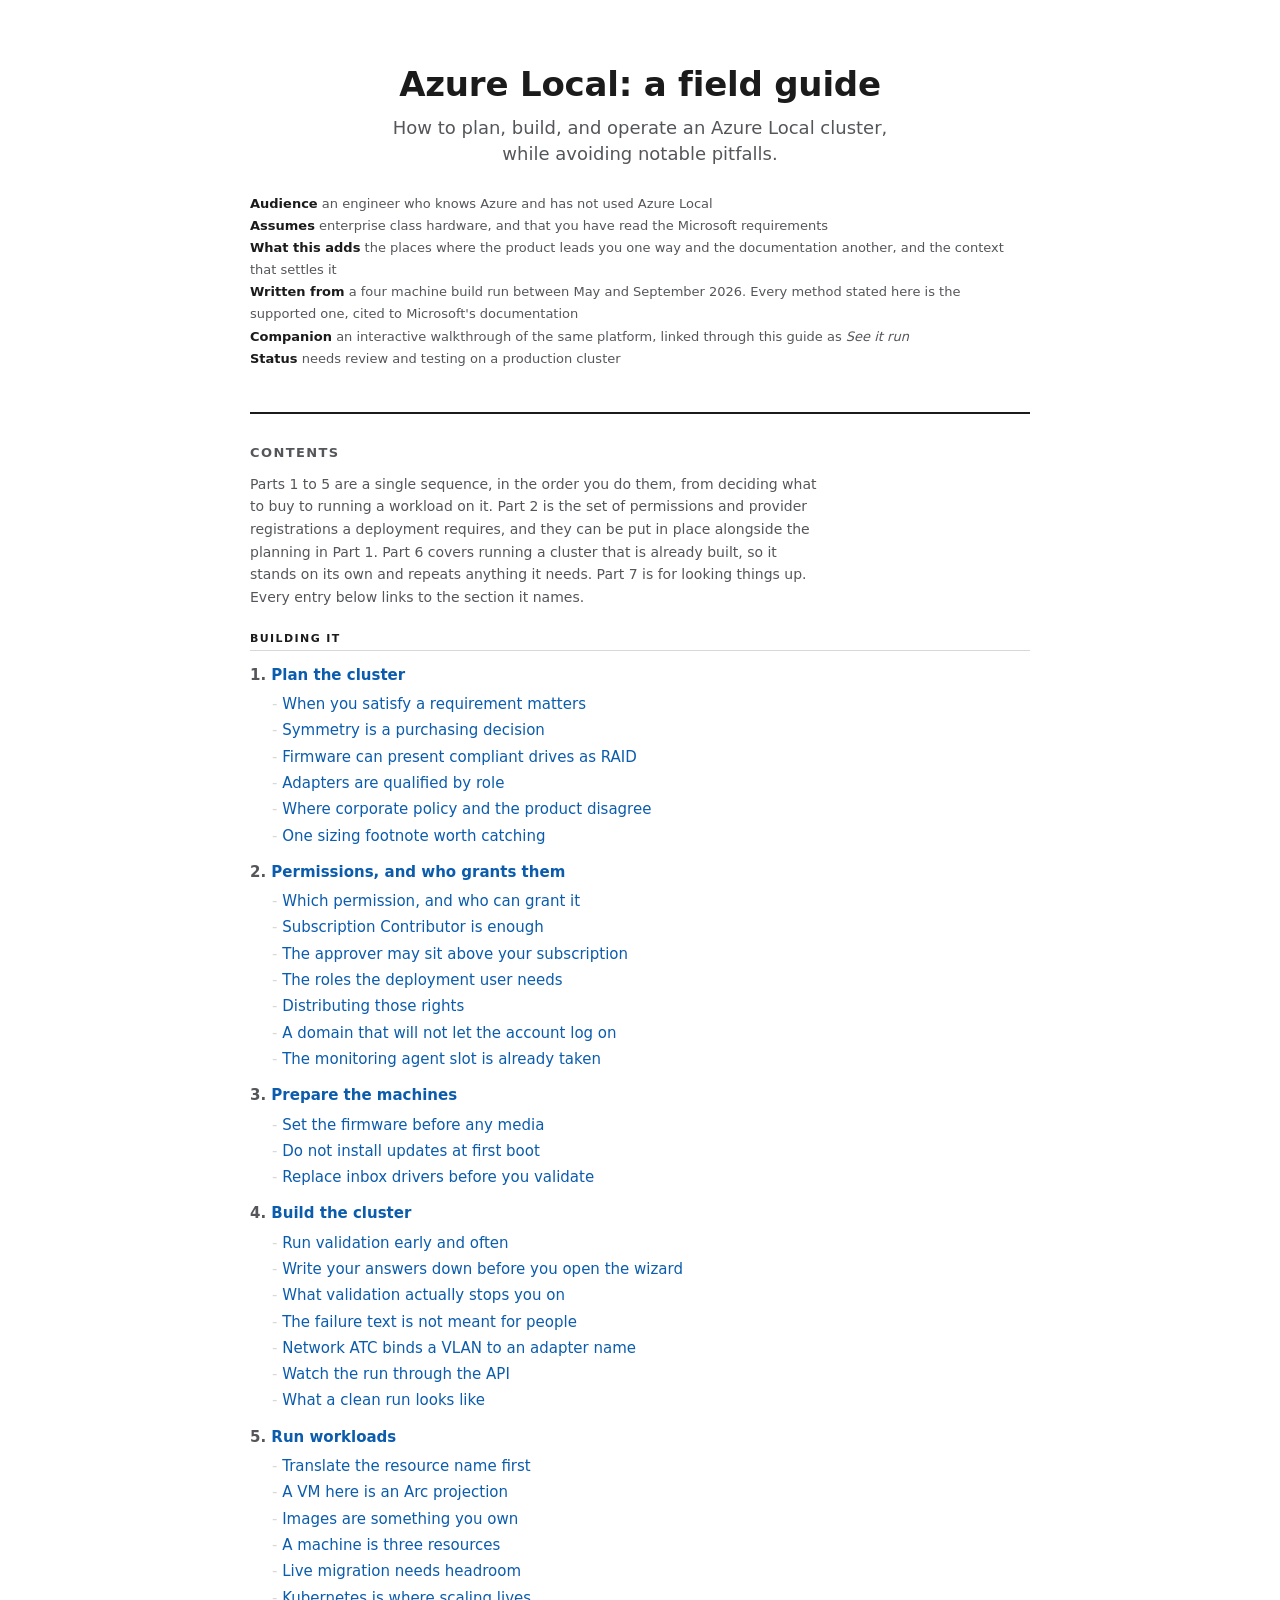
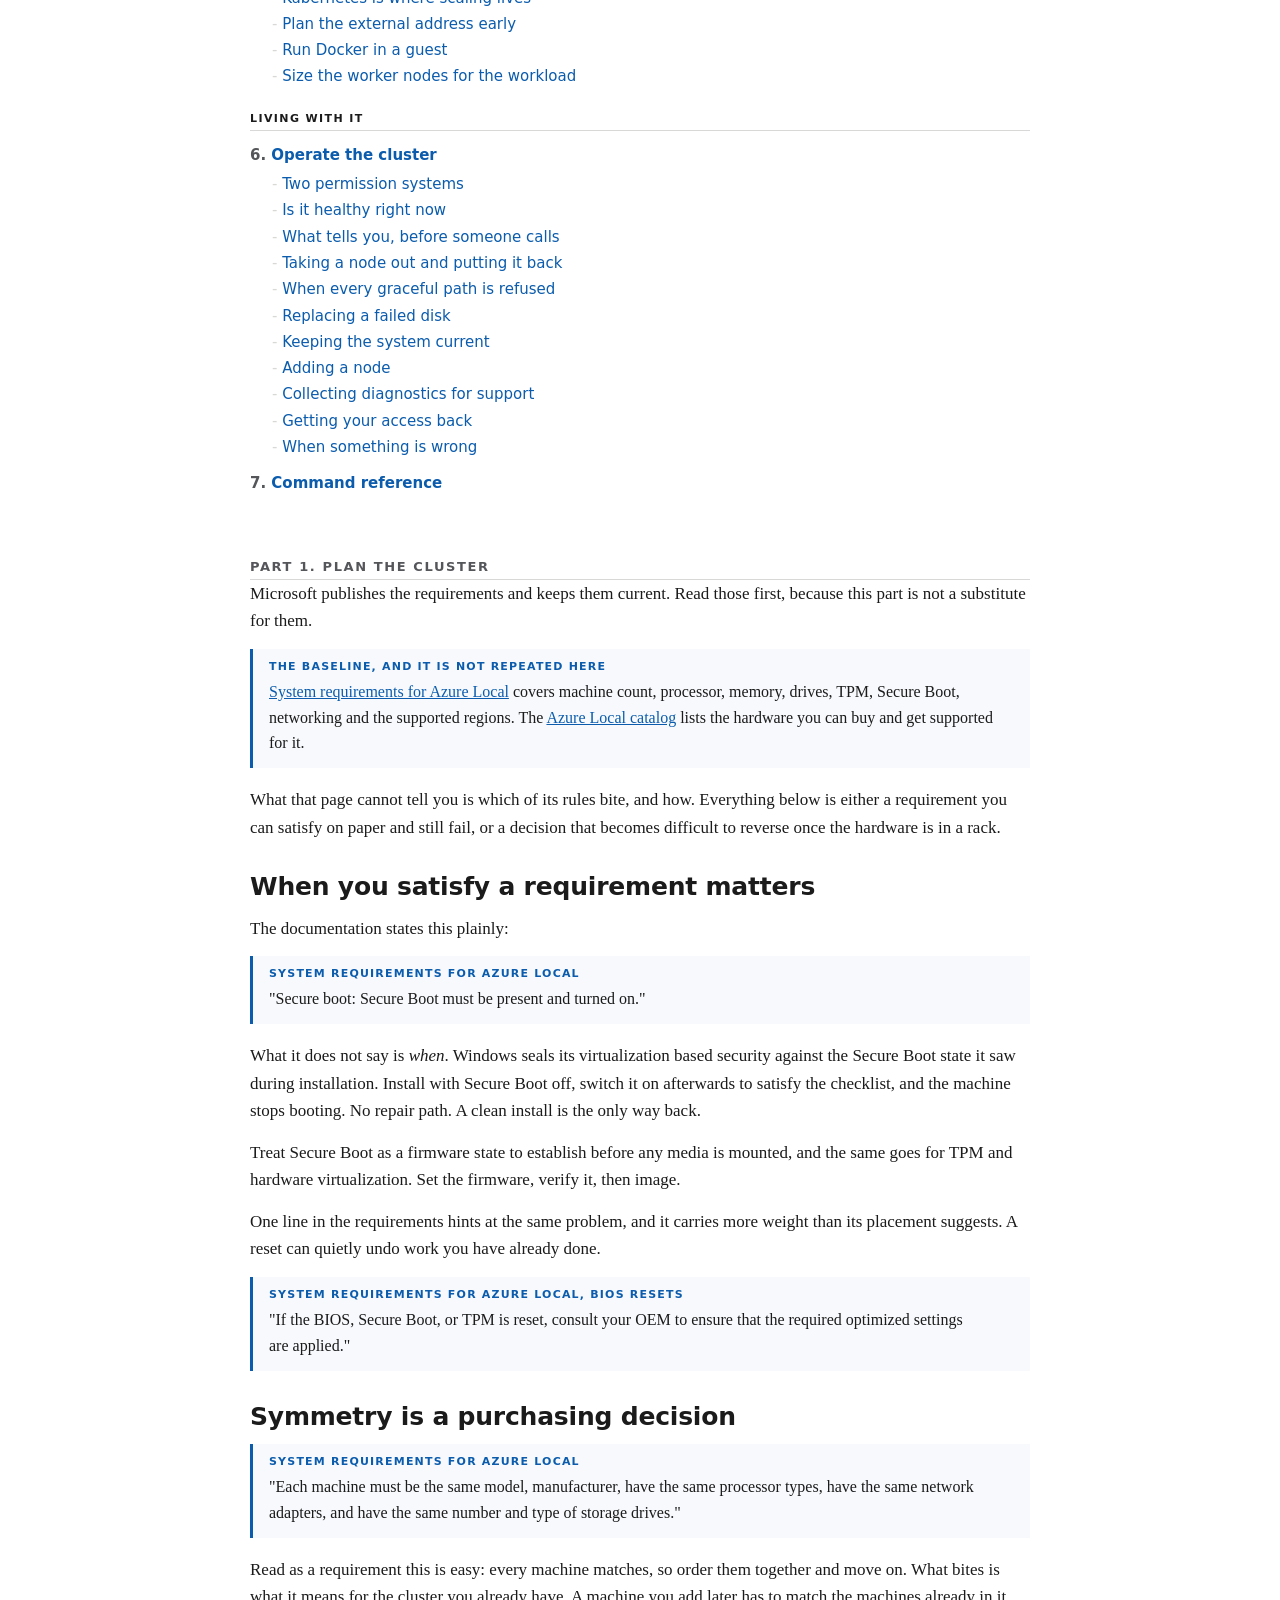
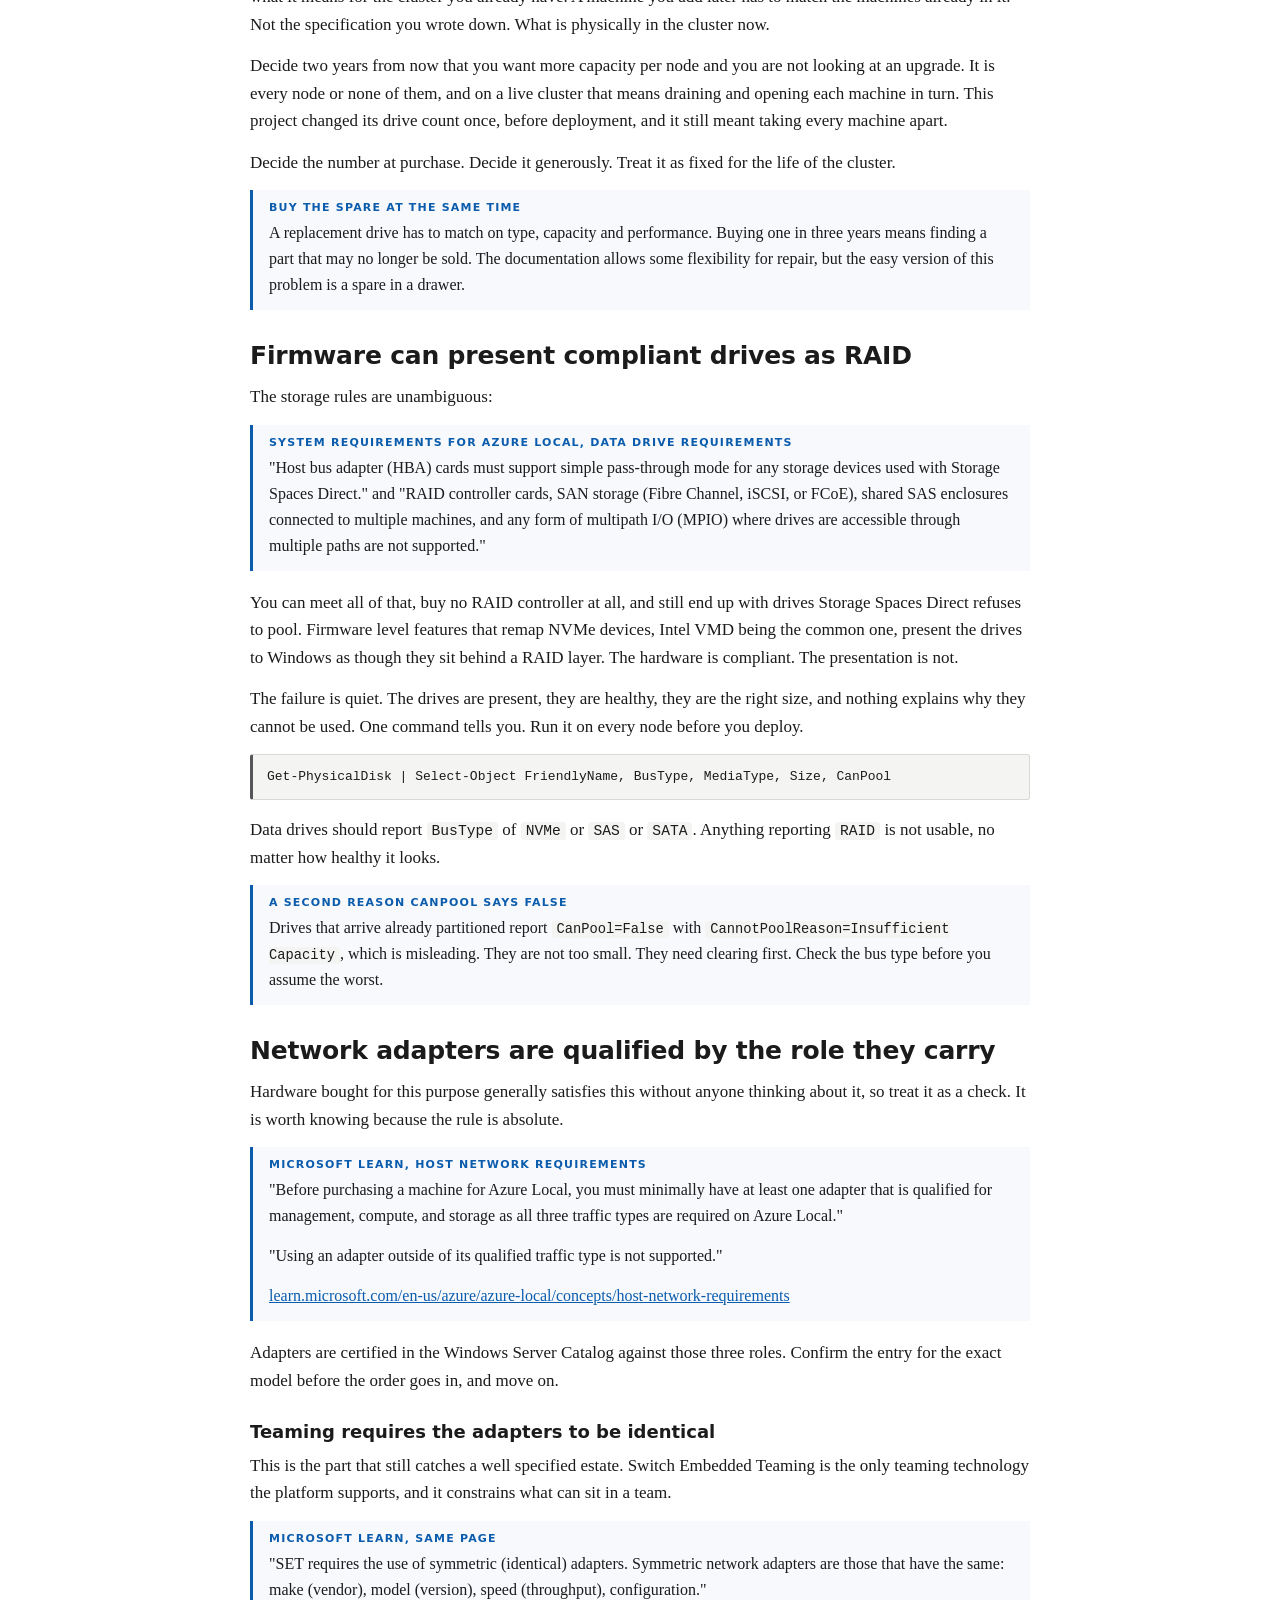
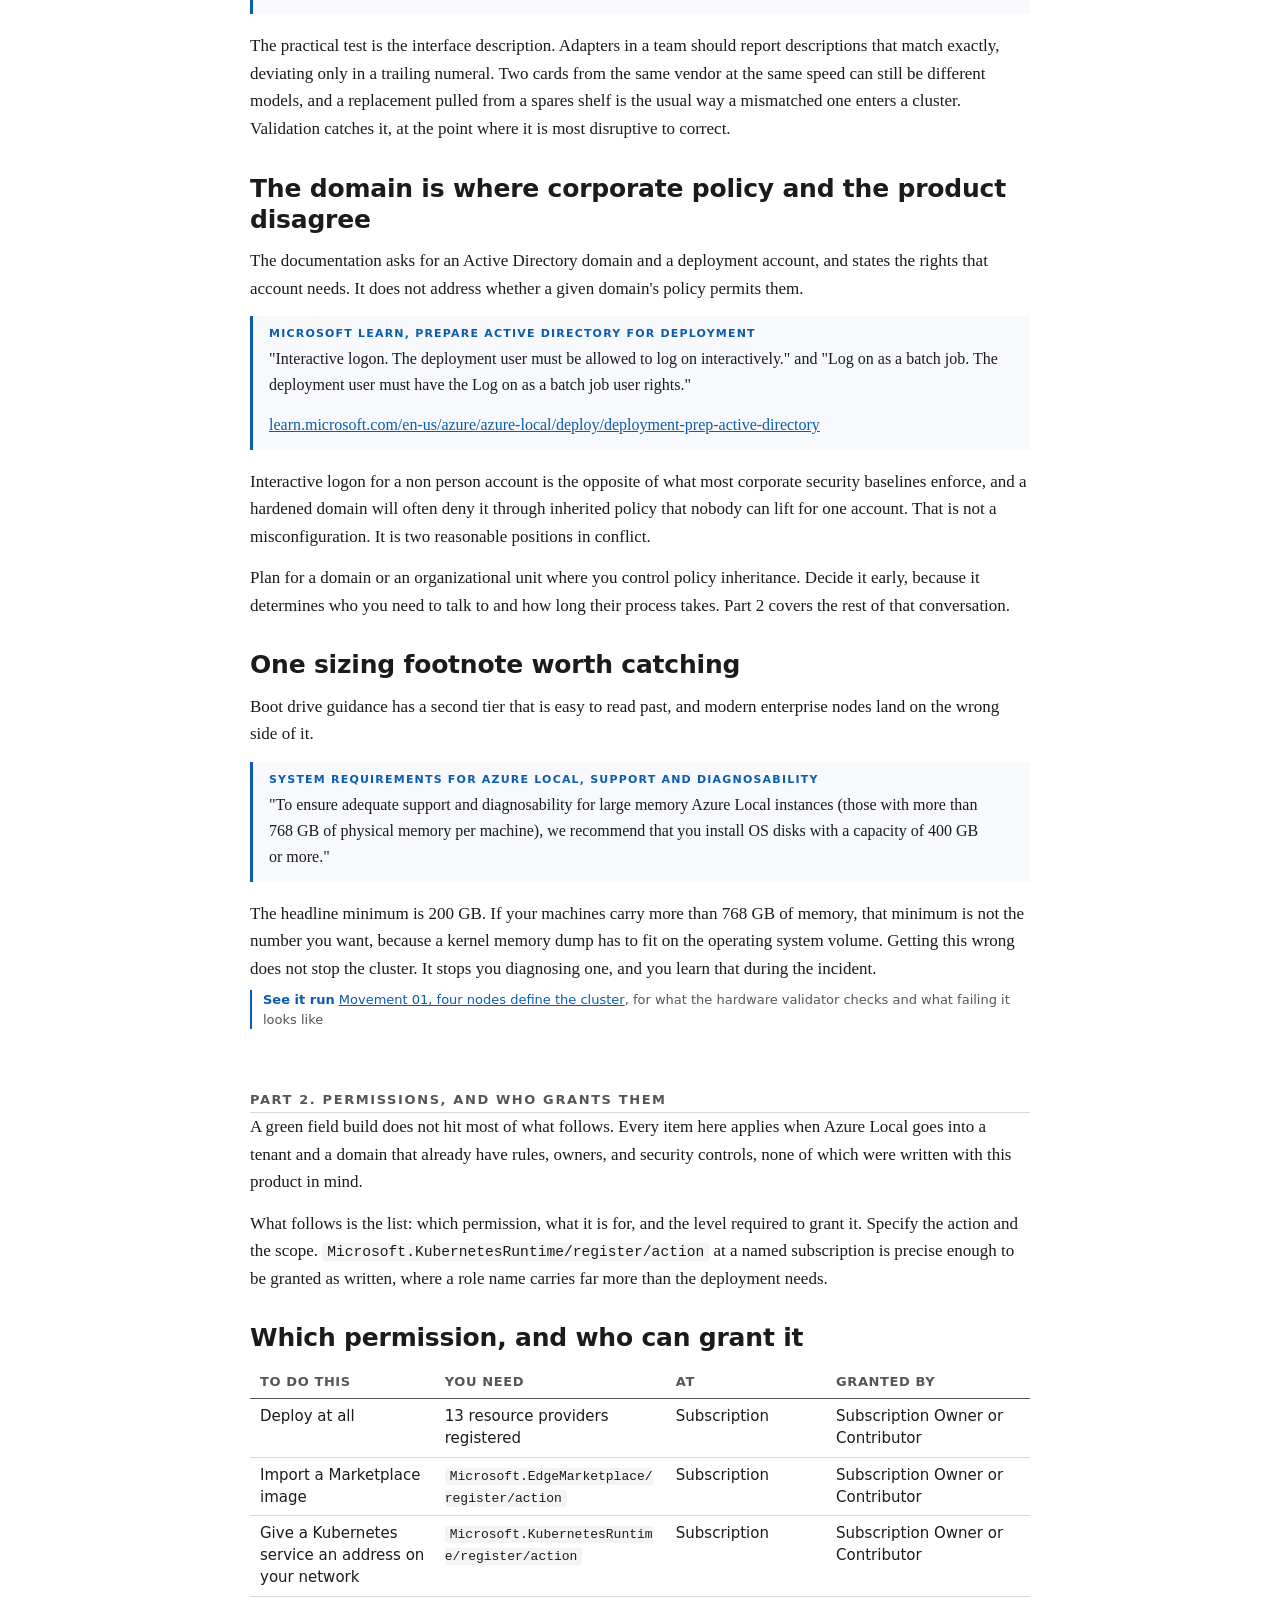
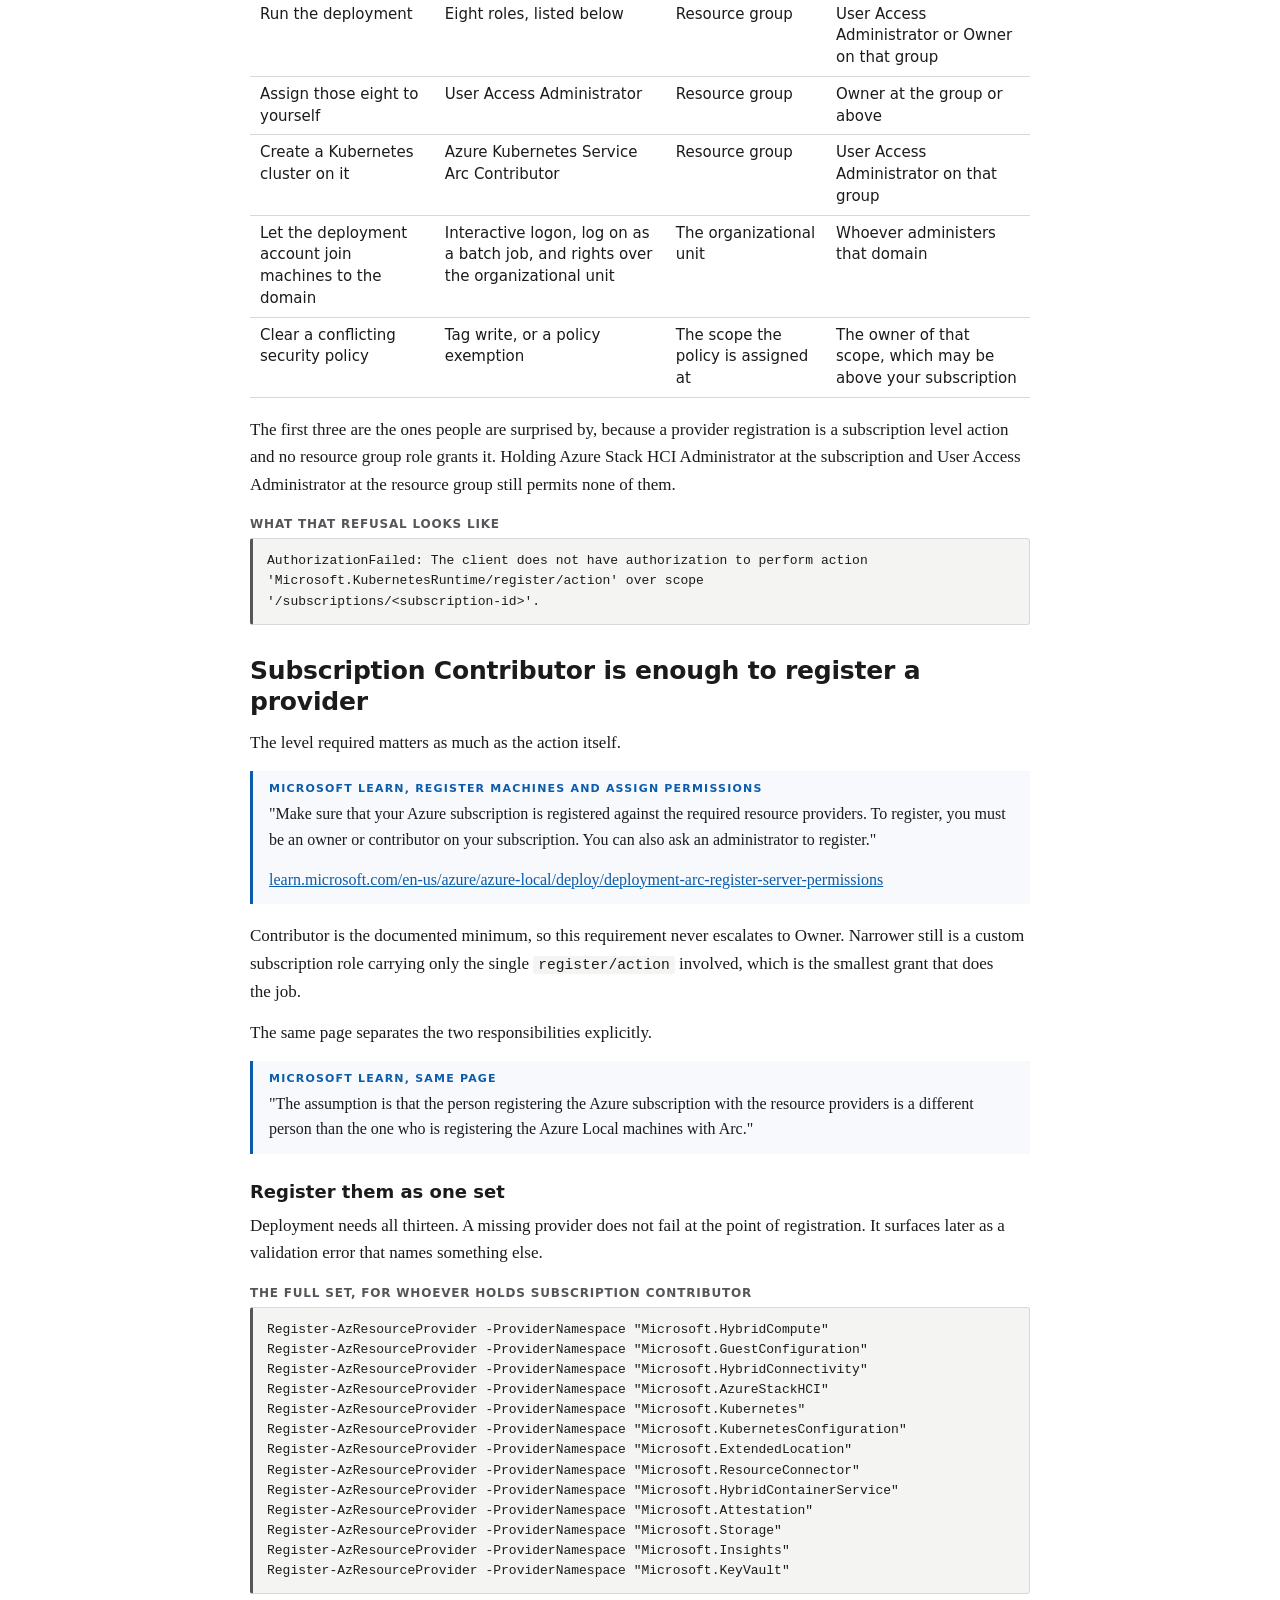
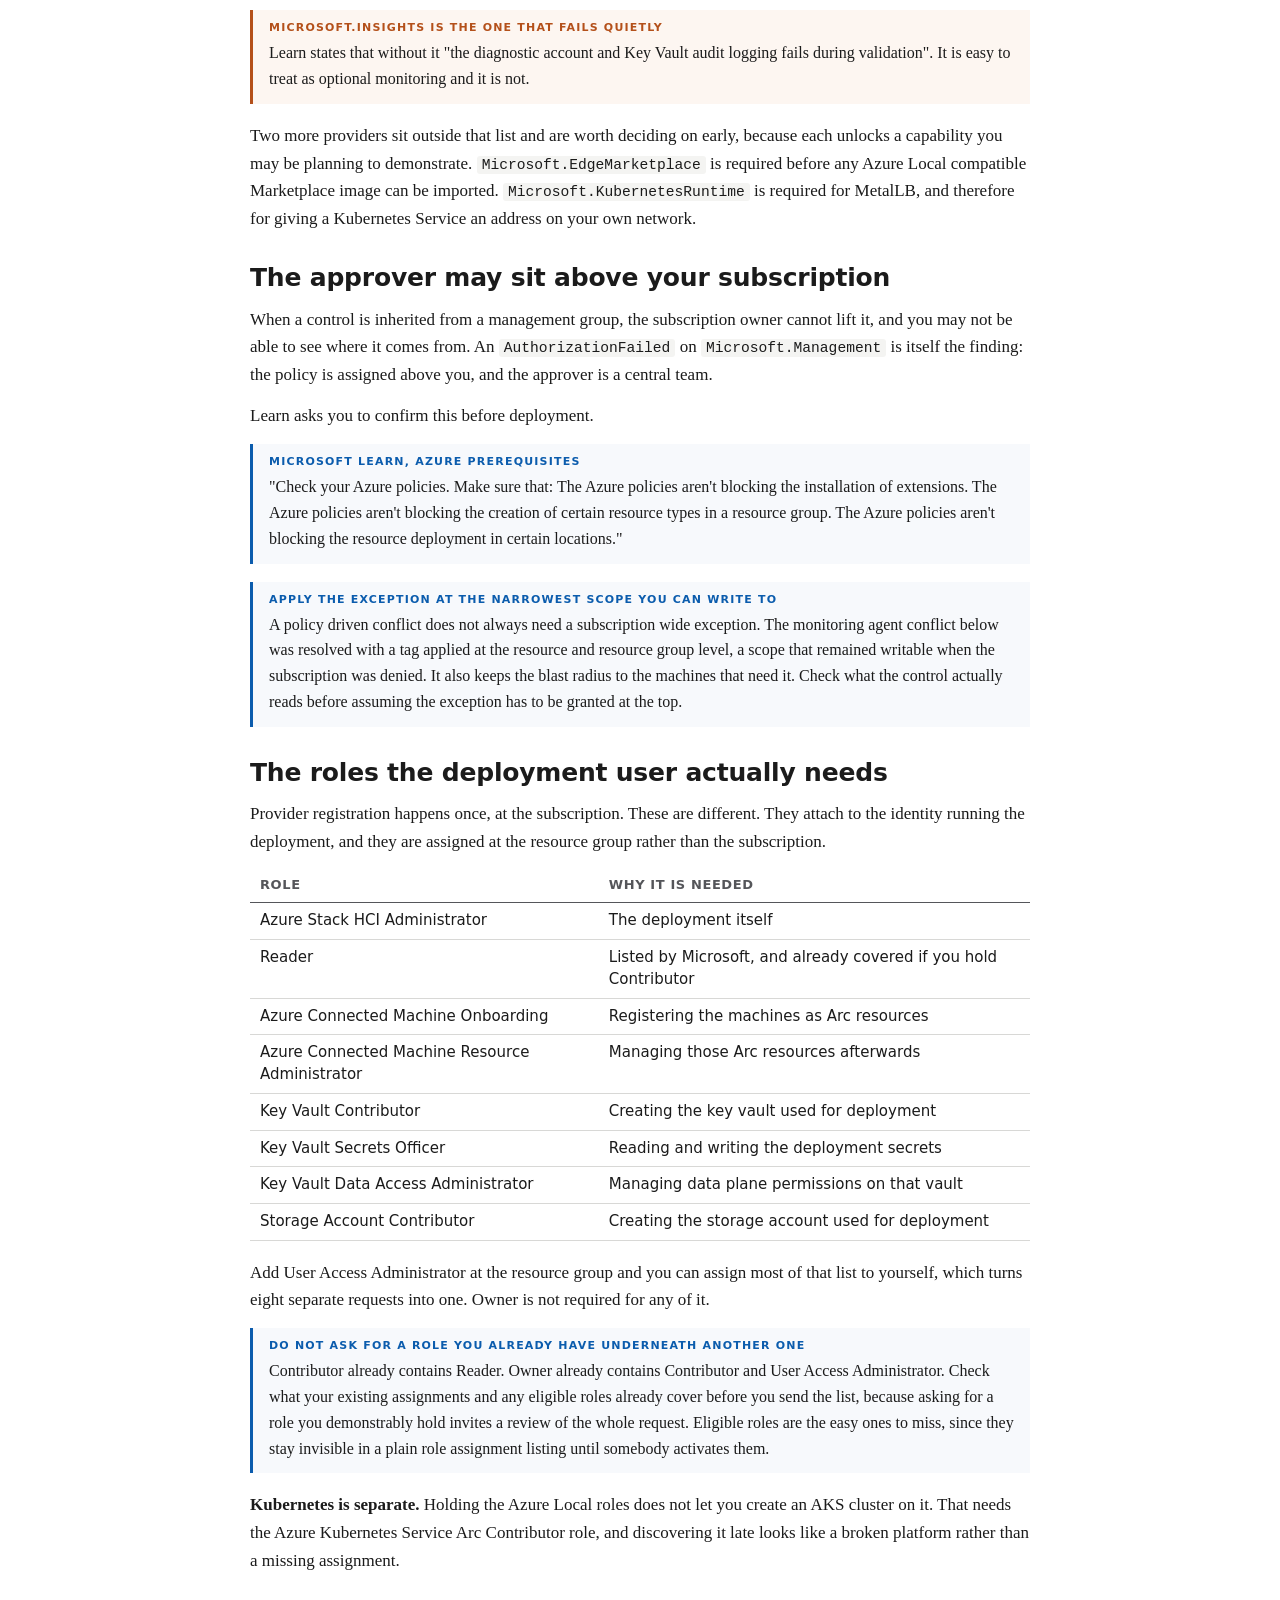
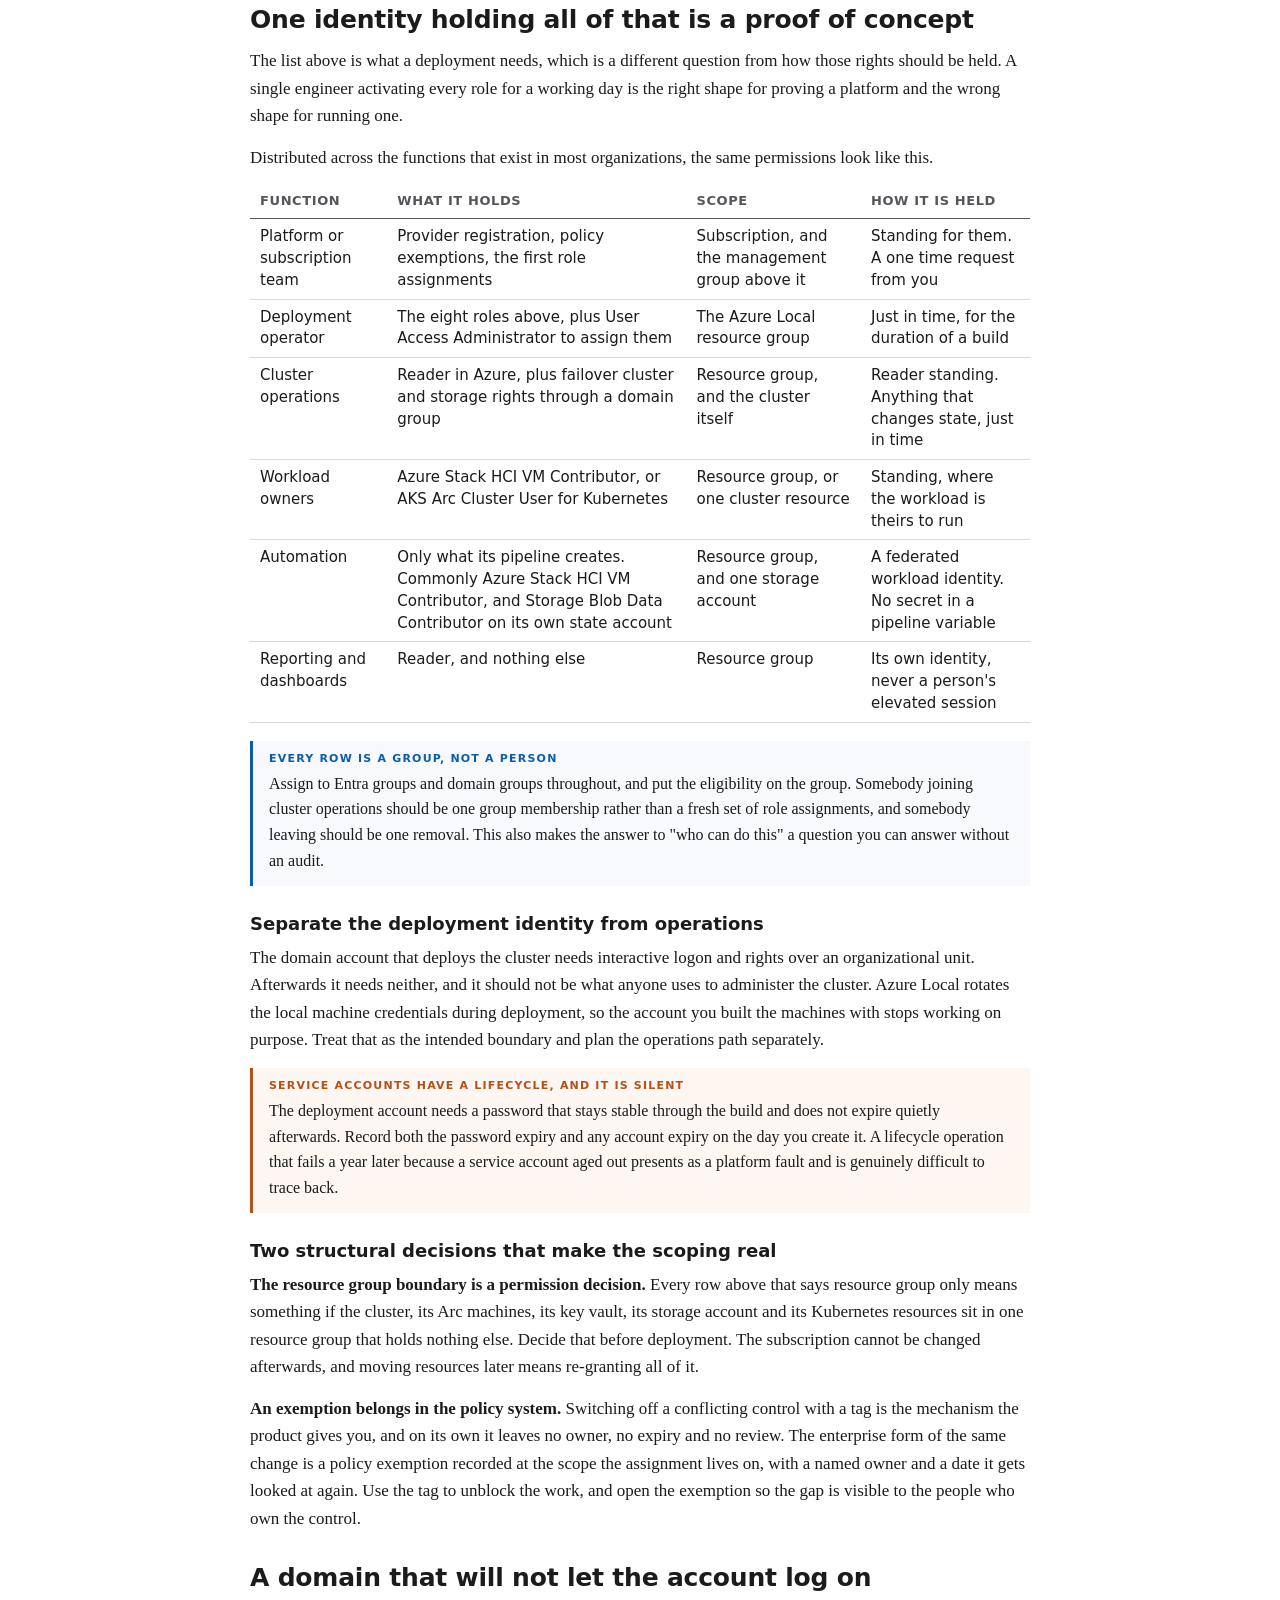
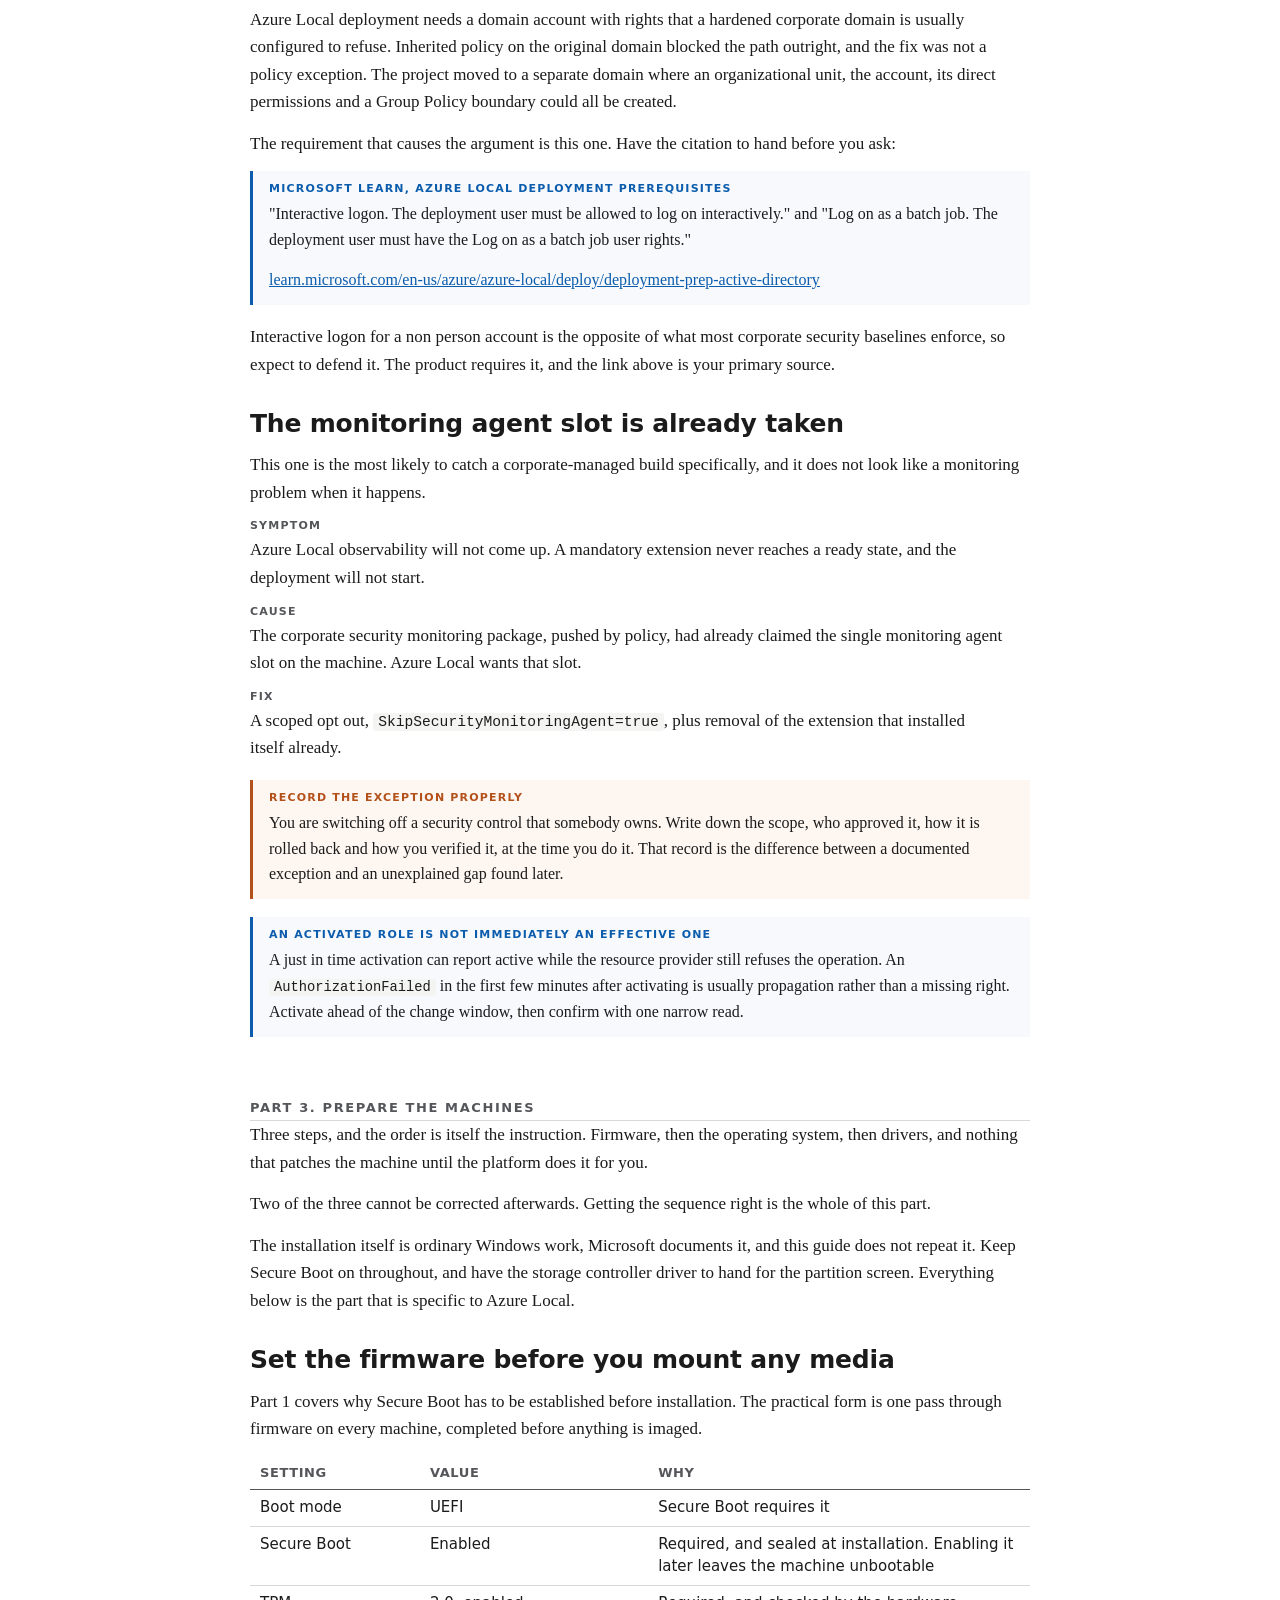
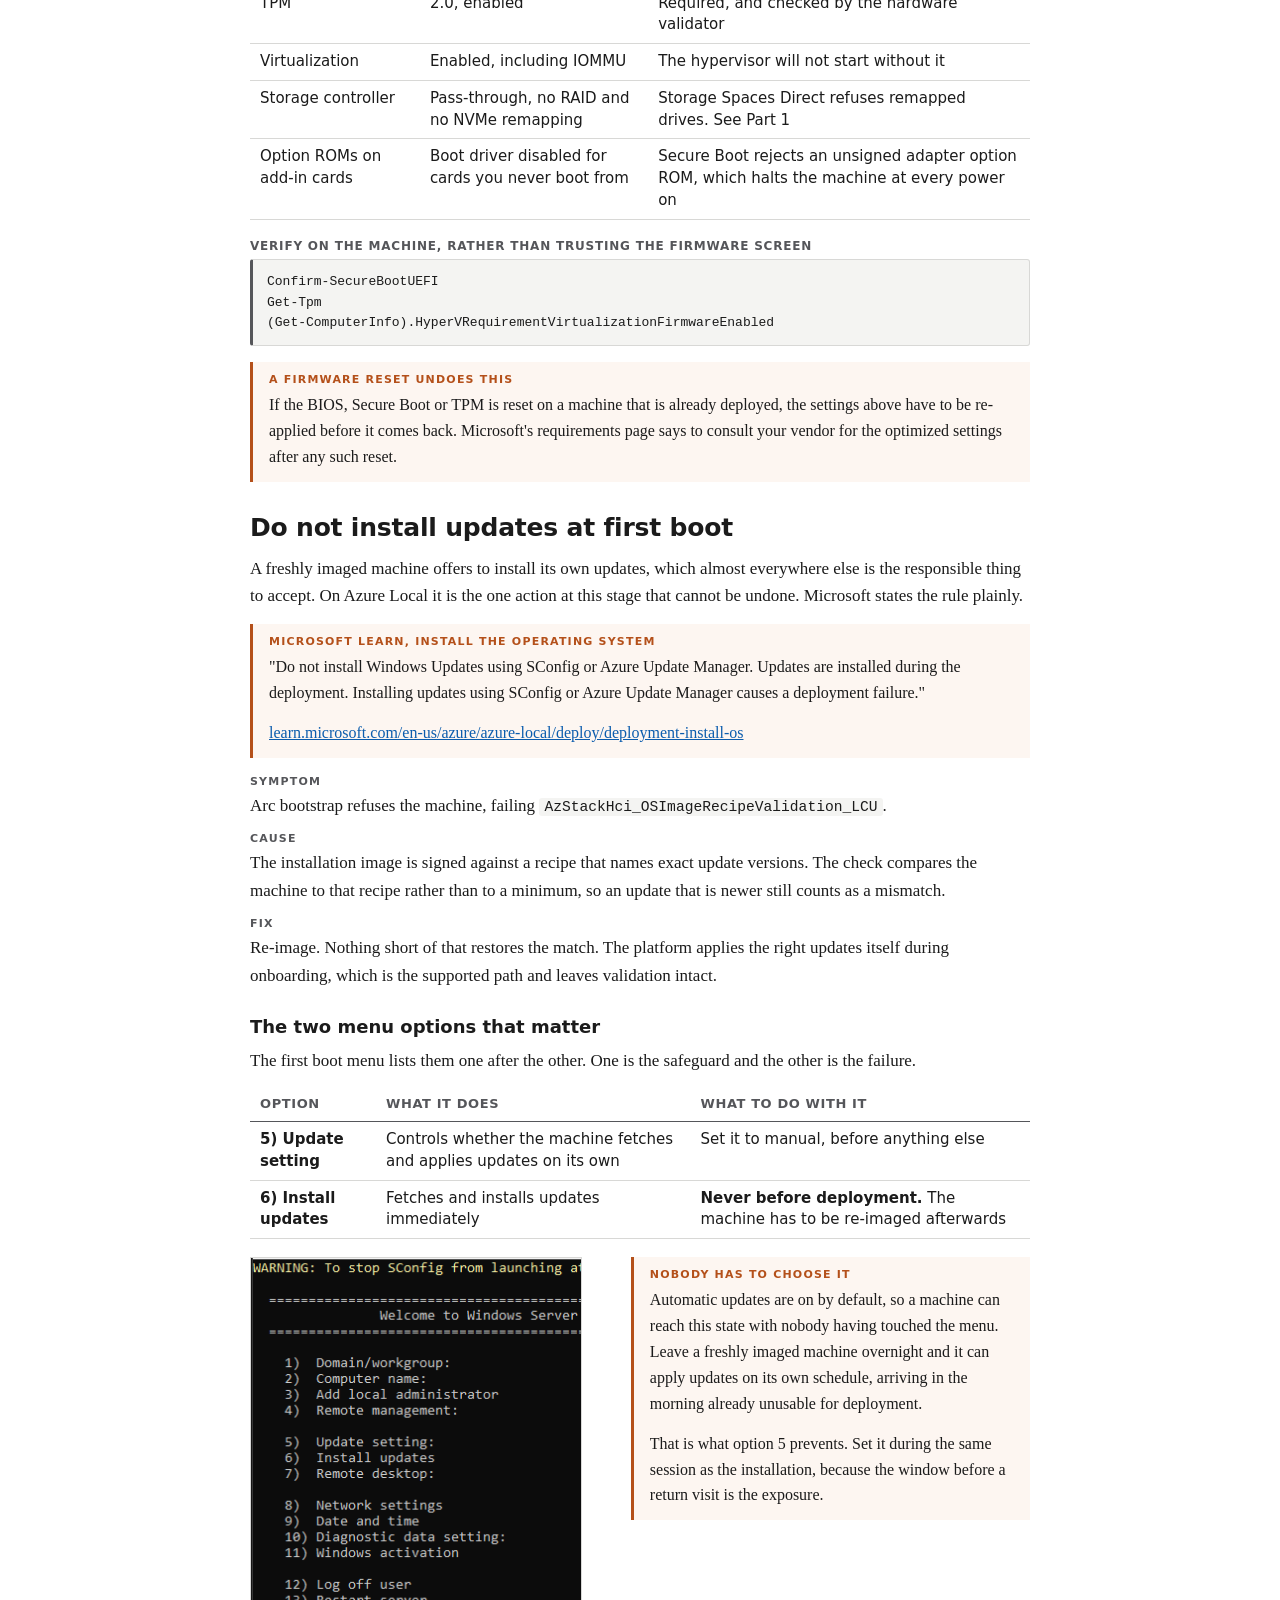
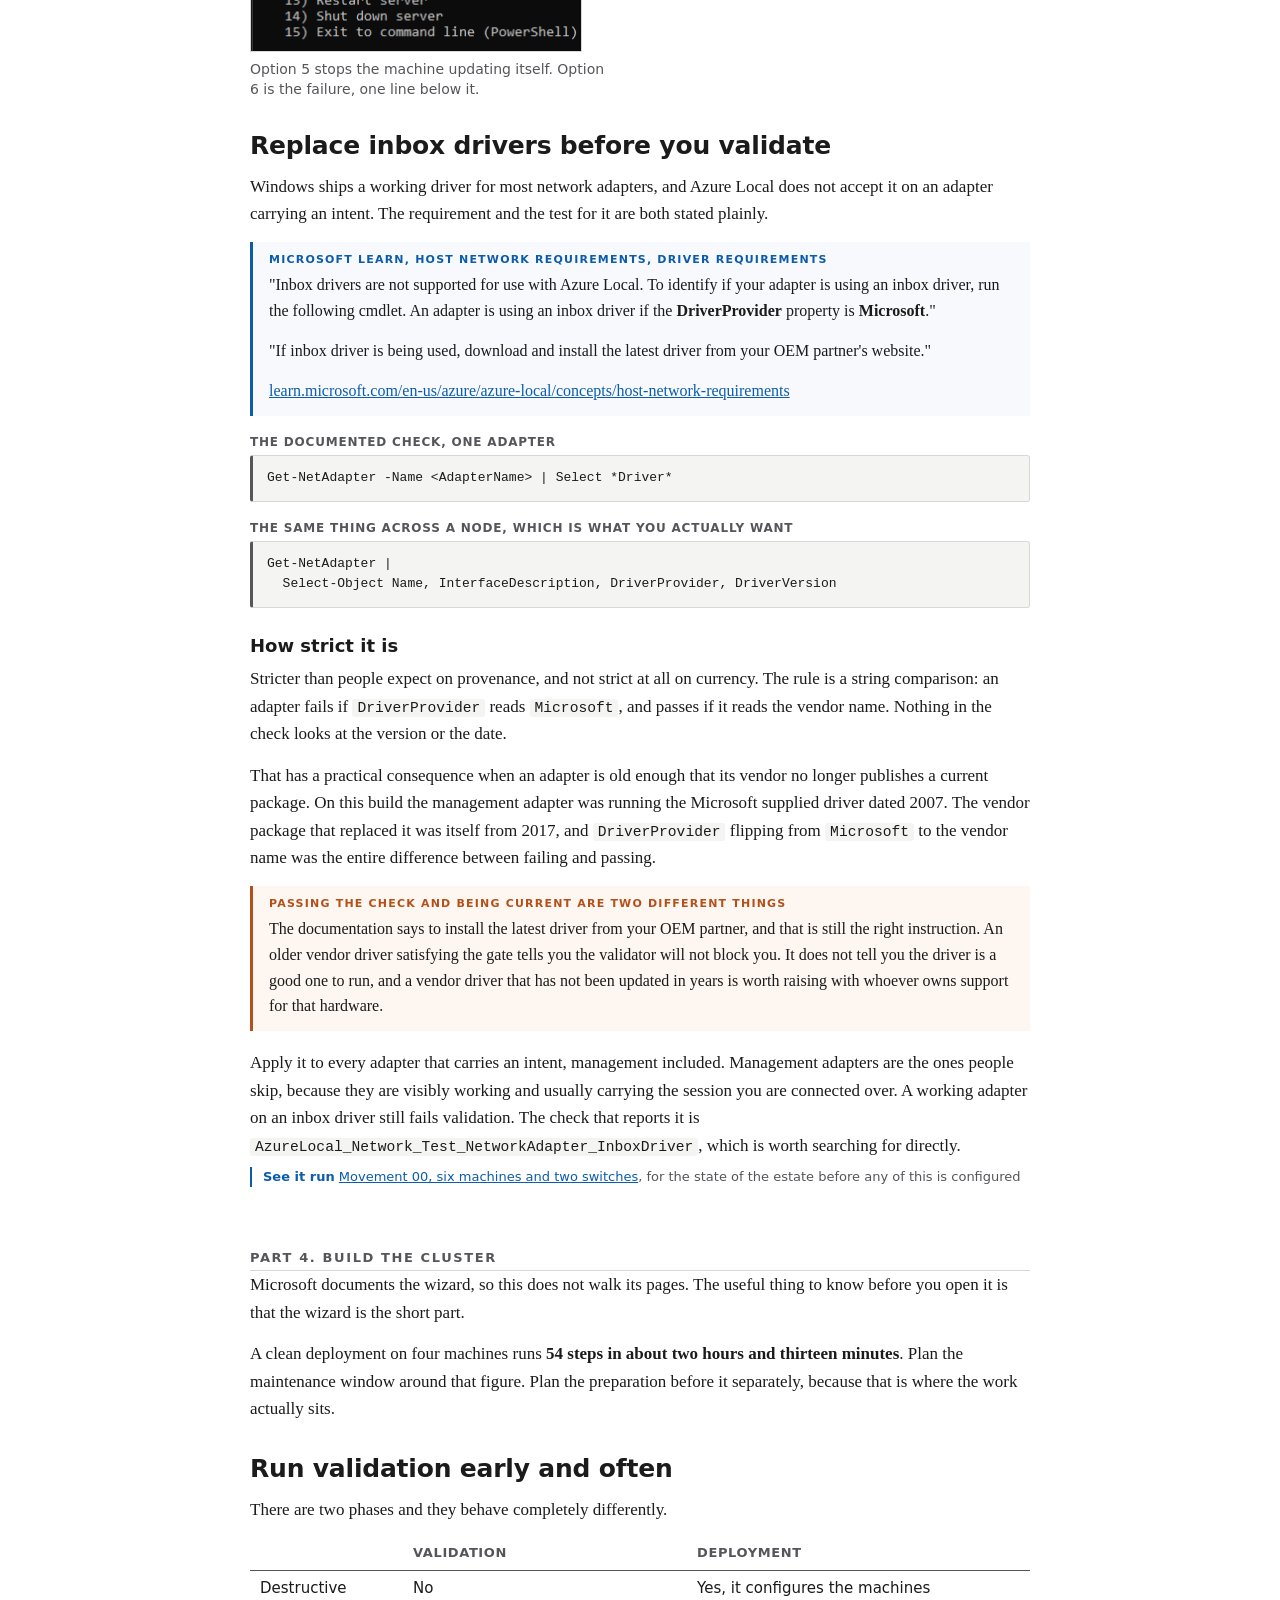
<file: source/guide/azure-local-guide.html>
<!DOCTYPE html>
<html lang="en">
<head>
<meta charset="utf-8" />
<meta name="viewport" content="width=device-width, initial-scale=1" />
<title>Azure Local: a field guide</title>
<link rel="stylesheet" href="guide.css" />
</head>
<body>
<div class="wrap">

<header class="cover">
  <h1>Azure Local: a field guide</h1>
  <p class="sub">How to plan, build, and operate an Azure Local cluster,
    while&nbsp;avoiding notable pitfalls.</p>
  <p class="meta">
    <b>Audience</b> an engineer who knows Azure and has not used Azure Local<br />
    <b>Assumes</b> enterprise class hardware, and that you have read the Microsoft requirements<br />
    <b>What this adds</b> the places where the product leads you one way and the documentation
      another, and the context that settles it<br />
    <b>Written from</b> a four machine build run between May and September 2026. Every method
      stated here is the supported one, cited to Microsoft's documentation<br />
    <b>Companion</b> an interactive walkthrough of the same platform, linked through this guide
      as <i>See it run</i><br />
    <b>Status</b> needs review and testing on a production cluster
  </p>
</header>

<nav class="toc">
  <h2>Contents</h2>

  <p class="toc-lead">Parts 1 to 5 are a single sequence, in the order you do them, from deciding
    what to buy to running a workload on it. Part 2 is the set of permissions and provider
    registrations a deployment requires, and they can be put in place alongside the planning in
    Part 1. Part 6 covers running a cluster that is already built, so it stands on its own and
    repeats anything it needs. Part 7 is for looking things up. Every entry below links to the
    section it names.</p>

  <p class="toc-band">Building it</p>
  <ol>
    <li><a href="#req">Plan the cluster</a>
      <ul>
        <li><a href="#s-the-requirements-are-a-checklist-the-order-is-not">When you satisfy a requirement matters</a></li>
        <li><a href="#s-symmetry-is-a-purchasing-decision-not-a-validation-check">Symmetry is a purchasing decision</a></li>
        <li><a href="#s-firmware-can-present-drives-as-raid">Firmware can present compliant drives as RAID</a></li>
        <li><a href="#s-adapters-are-qualified-by-role-and-the-role-is-binding">Adapters are qualified by role</a></li>
        <li><a href="#s-the-domain-is-where-corporate-policy-and-the-product-disagree">Where corporate policy and the product disagree</a></li>
        <li><a href="#s-one-sizing-footnote-worth-catching">One sizing footnote worth catching</a></li>
      </ul>
    </li>
    <li><a href="#corp">Permissions, and who grants them</a>
      <ul>
        <li><a href="#s-the-pattern-behind-all-of-these">Which permission, and who can grant it</a></li>
        <li><a href="#s-what-it-takes-to-grant-what-you-are-asking-for">Subscription Contributor is enough</a></li>
        <li><a href="#s-the-approver-may-sit-above-your-subscription">The approver may sit above your subscription</a></li>
        <li><a href="#s-the-roles-the-deployment-user-actually-needs">The roles the deployment user needs</a></li>
        <li><a href="#s-one-identity-holding-all-of-that-is-a-proof-of-concept">Distributing those rights</a></li>
        <li><a href="#s-a-domain-that-will-not-let-the-account-log-on">A domain that will not let the account log on</a></li>
        <li><a href="#s-the-monitoring-agent-slot-is-already-taken">The monitoring agent slot is already taken</a></li>
      </ul>
    </li>
    <li><a href="#prep">Prepare the machines</a>
      <ul>
        <li><a href="#s-set-the-firmware-before-you-mount-any-media">Set the firmware before any media</a></li>
        <li><a href="#s-do-not-install-security-updates-from-the-first-boot-menu">Do not install updates at first boot</a></li>
        <li><a href="#s-replace-inbox-drivers-before-you-validate">Replace inbox drivers before you validate</a></li>
      </ul>
    </li>
    <li><a href="#setup">Build the cluster</a>
      <ul>
        <li><a href="#s-validation-is-the-project-deployment-is-the-easy-part">Run validation early and often</a></li>
        <li><a href="#s-write-your-answers-down-before-you-open-the-wizard">Write your answers down before you open the wizard</a></li>
        <li><a href="#s-what-validation-actually-stops-you-on">What validation actually stops you on</a></li>
        <li><a href="#s-the-failure-text-is-not-meant-for-people">The failure text is not meant for people</a></li>
        <li><a href="#s-network-atc-binds-a-vlan-to-an-adapter-name-not-to-a-port">Network ATC binds a VLAN to an adapter name</a></li>
        <li><a href="#s-watch-the-run-through-the-api">Watch the run through the API</a></li>
        <li><a href="#s-what-a-clean-run-looks-like">What a clean run looks like</a></li>
      </ul>
    </li>
    <li><a href="#ops">Run workloads</a>
      <ul>
        <li><a href="#s-translate-the-resource-name-before-you-plan-around-it">Translate the resource name first</a></li>
        <li><a href="#s-a-virtual-machine-here-is-an-arc-projection">A VM here is an Arc projection</a></li>
        <li><a href="#s-images-are-something-you-own">Images are something you own</a></li>
        <li><a href="#s-creating-a-machine">A machine is three resources</a></li>
        <li><a href="#s-live-migration">Live migration needs headroom</a></li>
        <li><a href="#s-kubernetes-is-where-scaling-lives">Kubernetes is where scaling lives</a></li>
        <li><a href="#s-giving-a-service-an-address-people-can-reach">Plan the external address early</a></li>
        <li><a href="#s-containers-without-kubernetes">Run Docker in a guest</a></li>
        <li><a href="#s-size-the-worker-nodes-for-the-workload">Size the worker nodes for the workload</a></li>
      </ul>
    </li>
  </ol>

  <p class="toc-band">Living with it</p>
  <ol>
    <li><a href="#day2">Operate the cluster</a>
      <ul>
        <li><a href="#s-you-are-dealing-with-two-permission-systems-not-one">Two permission systems</a></li>
        <li><a href="#s-is-it-healthy-right-now">Is it healthy right now</a></li>
        <li><a href="#s-what-tells-you-before-someone-calls">What tells you, before someone calls</a></li>
        <li><a href="#s-taking-a-node-out-and-putting-it-back">Taking a node out and putting it back</a></li>
        <li><a href="#s-when-the-graceful-path-is-refused">When every graceful path is refused</a></li>
        <li><a href="#s-replacing-a-failed-disk">Replacing a failed disk</a></li>
        <li><a href="#s-patching">Keeping the system current</a></li>
        <li><a href="#s-adding-a-node">Adding a node</a></li>
        <li><a href="#s-diagnostics-for-support">Collecting diagnostics for support</a></li>
        <li><a href="#s-getting-your-access-back">Getting your access back</a></li>
        <li><a href="#s-when-something-is-wrong">When something is wrong</a></li>
      </ul>
    </li>
    <li><a href="#ref">Command reference</a></li>
  </ol>
</nav>

<!-- ============================================================ PART 1 -->
<h2 class="part" id="req">Part 1. Plan the cluster</h2>

<p>Microsoft publishes the requirements and keeps them current. Read those first, because this
  part is not a substitute for them.</p>

<div class="box">
  <span class="lab">The baseline, and it is not repeated here</span>
  <p><a href="https://learn.microsoft.com/en-us/azure/azure-local/concepts/system-requirements-23h2">System
    requirements for Azure Local</a> covers machine count, processor, memory, drives, TPM, Secure
    Boot, networking and the supported regions. The
    <a href="https://aka.ms/azurelocalcatalog">Azure Local catalog</a> lists the hardware you can
    buy and get supported for it.</p>
</div>

<p>What that page cannot tell you is which of its rules bite, and how. Everything below is either
  a requirement you can satisfy on paper and still fail, or a decision that becomes difficult to
  reverse once the hardware is in a rack.</p>

<h3 id="s-the-requirements-are-a-checklist-the-order-is-not">When you satisfy a requirement matters</h3>

<p>The documentation states this plainly:</p>

<div class="box">
  <span class="lab">System requirements for Azure Local</span>
  <p>"Secure boot: Secure Boot must be present and turned on."</p>
</div>

<p>What it does not say is <em>when</em>. Windows seals its virtualization based security against
  the Secure Boot state it saw during installation. Install with Secure Boot off, switch it on
  afterwards to satisfy the checklist, and the machine stops booting. No repair path. A clean
  install is the only way back.</p>

<p>Treat Secure Boot as a firmware state to establish before any media is mounted, and the same
  goes for TPM and hardware virtualization. Set the firmware, verify it, then image.</p>

<p>One line in the requirements hints at the same problem, and it carries more weight than its
  placement suggests. A reset can quietly undo work you have already done.</p>

<div class="box">
  <span class="lab">System requirements for Azure Local, BIOS resets</span>
  <p>"If the BIOS, Secure Boot, or TPM is reset, consult your OEM to ensure that the required
    optimized settings are applied."</p>
</div>

<h3 id="s-symmetry-is-a-purchasing-decision-not-a-validation-check">Symmetry is a purchasing decision</h3>

<div class="box">
  <span class="lab">System requirements for Azure Local</span>
  <p>"Each machine must be the same model, manufacturer, have the same processor types, have the
    same network adapters, and have the same number and type of storage drives."</p>
</div>

<p>Read as a requirement this is easy: every machine matches, so order them together and move on.
  What bites is what it means for the cluster you already have. A machine you add later has to
  match the machines already in it. Not the specification you wrote down. What is physically in
  the cluster now.</p>

<p>Decide two years from now that you want more capacity per node and you are not looking at an
  upgrade. It is every node or none of them, and on a live cluster that means draining and opening
  each machine in turn. This project changed its drive count once, before deployment, and it still
  meant taking every machine apart.</p>

<p>Decide the number at purchase. Decide it generously. Treat it as fixed for the life of the
  cluster.</p>

<div class="box">
  <span class="lab">Buy the spare at the same time</span>
  <p>A replacement drive has to match on type, capacity and performance. Buying one in three years
    means finding a part that may no longer be sold. The documentation allows some flexibility for
    repair, but the easy version of this problem is a spare in a drawer.</p>
</div>

<h3 id="s-firmware-can-present-drives-as-raid">Firmware can present compliant drives as RAID</h3>

<p>The storage rules are unambiguous:</p>

<div class="box">
  <span class="lab">System requirements for Azure Local, data drive requirements</span>
  <p>"Host bus adapter (HBA) cards must support simple pass-through mode for any storage devices
    used with Storage Spaces Direct." and "RAID controller cards, SAN storage (Fibre Channel,
    iSCSI, or FCoE), shared SAS enclosures connected to multiple machines, and any form of
    multipath I/O (MPIO) where drives are accessible through multiple paths are not supported."</p>
</div>

<p>You can meet all of that, buy no RAID controller at all, and still end up with drives Storage
  Spaces Direct refuses to pool. Firmware level features that remap NVMe devices, Intel VMD being
  the common one, present the drives to Windows as though they sit behind a RAID layer. The
  hardware is compliant. The presentation is not.</p>

<p>The failure is quiet. The drives are present, they are healthy, they are the right size, and
  nothing explains why they cannot be used. One command tells you. Run it on every node before you
  deploy.</p>

<pre><code>Get-PhysicalDisk | Select-Object FriendlyName, BusType, MediaType, Size, CanPool</code></pre>

<p>Data drives should report <code>BusType</code> of <code>NVMe</code> or <code>SAS</code> or
  <code>SATA</code>. Anything reporting <code>RAID</code> is not usable, no matter how healthy it
  looks.</p>

<div class="box">
  <span class="lab">A second reason CanPool says false</span>
  <p>Drives that arrive already partitioned report <code>CanPool=False</code> with
    <code>CannotPoolReason=Insufficient Capacity</code>, which is misleading. They are not too
    small. They need clearing first. Check the bus type before you assume the worst.</p>
</div>

<h3 id="s-adapters-are-qualified-by-role-and-the-role-is-binding">Network adapters are qualified by the role they carry</h3>

<p>Hardware bought for this purpose generally satisfies this without anyone thinking about it, so
  treat it as a check. It is worth knowing because the rule is absolute.</p>

<div class="box">
  <span class="lab">Microsoft Learn, host network requirements</span>
  <p>"Before purchasing a machine for Azure Local, you must minimally have at least one adapter
    that is qualified for management, compute, and storage as all three traffic types are required
    on Azure Local."</p>
  <p>"Using an adapter outside of its qualified traffic type is not supported."</p>
  <p><a href="https://learn.microsoft.com/en-us/azure/azure-local/concepts/host-network-requirements">learn.microsoft.com/en-us/azure/azure-local/concepts/host-network-requirements</a></p>
</div>

<p>Adapters are certified in the Windows Server Catalog against those three roles. Confirm the
  entry for the exact model before the order goes in, and move on.</p>

<h4>Teaming requires the adapters to be identical</h4>

<p>This is the part that still catches a well specified estate. Switch Embedded Teaming is the
  only teaming technology the platform supports, and it constrains what can sit in a team.</p>

<div class="box">
  <span class="lab">Microsoft Learn, same page</span>
  <p>"SET requires the use of symmetric (identical) adapters. Symmetric network adapters are those
    that have the same: make (vendor), model (version), speed (throughput), configuration."</p>
</div>

<p>The practical test is the interface description. Adapters in a team should report descriptions
  that match exactly, deviating only in a trailing numeral. Two cards from the same vendor at the
  same speed can still be different models, and a replacement pulled from a spares shelf is the
  usual way a mismatched one enters a cluster. Validation catches it, at the point where it is
  most disruptive to correct.</p>

<h3 id="s-the-domain-is-where-corporate-policy-and-the-product-disagree">The domain is where corporate policy and the product disagree</h3>

<p>The documentation asks for an Active Directory domain and a deployment account, and states the
  rights that account needs. It does not address whether a given domain's policy permits them.</p>

<div class="box">
  <span class="lab">Microsoft Learn, prepare Active Directory for deployment</span>
  <p>"Interactive logon. The deployment user must be allowed to log on interactively." and "Log on
    as a batch job. The deployment user must have the Log on as a batch job user rights."</p>
  <p><a href="https://learn.microsoft.com/en-us/azure/azure-local/deploy/deployment-prep-active-directory">learn.microsoft.com/en-us/azure/azure-local/deploy/deployment-prep-active-directory</a></p>
</div>

<p>Interactive logon for a non person account is the opposite of what most corporate security
  baselines enforce, and a hardened domain will often deny it through inherited policy that nobody
  can lift for one account. That is not a misconfiguration. It is two reasonable positions in
  conflict.</p>

<p>Plan for a domain or an organizational unit where you control policy inheritance. Decide it
  early, because it determines who you need to talk to and how long their process takes. Part 2
  covers the rest of that conversation.</p>

<h3 id="s-one-sizing-footnote-worth-catching">One sizing footnote worth catching</h3>

<p>Boot drive guidance has a second tier that is easy to read past, and modern enterprise nodes
  land on the wrong side of it.</p>

<div class="box">
  <span class="lab">System requirements for Azure Local, support and diagnosability</span>
  <p>"To ensure adequate support and diagnosability for large memory Azure Local instances (those
    with more than 768 GB of physical memory per machine), we recommend that you install OS disks
    with a capacity of 400 GB or more."</p>
</div>

<p>The headline minimum is 200 GB. If your machines carry more than 768 GB of memory, that minimum
  is not the number you want, because a kernel memory dump has to fit on the operating system
  volume. Getting this wrong does not stop the cluster. It stops you diagnosing one, and you learn
  that during the incident.</p>

<p class="see"><b>See it run</b>
  <a href="../capstone/prototype/v2/index.html">Movement 01, four nodes define the cluster</a>, for
  what the hardware validator checks and what failing it looks like</p>

<!-- ============================================================ PART 2 -->
<h2 class="part" id="corp">Part 2. Permissions, and who grants them</h2>

<p>A green field build does not hit most of what follows. Every item here applies when Azure Local
  goes into a tenant and a domain that already have rules, owners, and security controls, none of
  which were written with this product in mind.</p>

<p>What follows is the list: which permission, what it is for, and the level required to grant it.
  Specify the action and the scope.
  <code>Microsoft.KubernetesRuntime/register/action</code> at a named subscription is precise
  enough to be granted as written, where a role name carries far more than the deployment
  needs.</p>

<h3 id="s-the-pattern-behind-all-of-these">Which permission, and who can grant it</h3>

<table>
  <thead>
    <tr><th>To do this</th><th>You need</th><th>At</th><th>Granted by</th></tr>
  </thead>
  <tbody>
    <tr>
      <td>Deploy at all</td>
      <td>13 resource providers registered</td>
      <td>Subscription</td>
      <td>Subscription Owner or Contributor</td>
    </tr>
    <tr>
      <td>Import a Marketplace image</td>
      <td><code>Microsoft.EdgeMarketplace/register/action</code></td>
      <td>Subscription</td>
      <td>Subscription Owner or Contributor</td>
    </tr>
    <tr>
      <td>Give a Kubernetes service an address on your network</td>
      <td><code>Microsoft.KubernetesRuntime/register/action</code></td>
      <td>Subscription</td>
      <td>Subscription Owner or Contributor</td>
    </tr>
    <tr>
      <td>Run the deployment</td>
      <td>Eight roles, listed below</td>
      <td>Resource group</td>
      <td>User Access Administrator or Owner on that group</td>
    </tr>
    <tr>
      <td>Assign those eight to yourself</td>
      <td>User Access Administrator</td>
      <td>Resource group</td>
      <td>Owner at the group or above</td>
    </tr>
    <tr>
      <td>Create a Kubernetes cluster on it</td>
      <td>Azure Kubernetes Service Arc Contributor</td>
      <td>Resource group</td>
      <td>User Access Administrator on that group</td>
    </tr>
    <tr>
      <td>Let the deployment account join machines to the domain</td>
      <td>Interactive logon, log on as a batch job, and rights over the organizational unit</td>
      <td>The organizational unit</td>
      <td>Whoever administers that domain</td>
    </tr>
    <tr>
      <td>Clear a conflicting security policy</td>
      <td>Tag write, or a policy exemption</td>
      <td>The scope the policy is assigned at</td>
      <td>The owner of that scope, which may be above your subscription</td>
    </tr>
  </tbody>
</table>

<p>The first three are the ones people are surprised by, because a provider registration is a
  subscription level action and no resource group role grants it. Holding Azure Stack HCI
  Administrator at the subscription and User Access Administrator at the resource group still
  permits none of them.</p>

<p class="pre-cap">What that refusal looks like</p>
<pre><code>AuthorizationFailed: The client does not have authorization to perform action
'Microsoft.KubernetesRuntime/register/action' over scope
'/subscriptions/&lt;subscription-id&gt;'.</code></pre>

<h3 id="s-what-it-takes-to-grant-what-you-are-asking-for">Subscription Contributor is enough to register a provider</h3>

<p>The level required matters as much as the action itself.</p>

<div class="box">
  <span class="lab">Microsoft Learn, register machines and assign permissions</span>
  <p>"Make sure that your Azure subscription is registered against the required resource
    providers. To register, you must be an owner or contributor on your subscription. You can also
    ask an administrator to register."</p>
  <p><a href="https://learn.microsoft.com/en-us/azure/azure-local/deploy/deployment-arc-register-server-permissions">learn.microsoft.com/en-us/azure/azure-local/deploy/deployment-arc-register-server-permissions</a></p>
</div>

<p>Contributor is the documented minimum, so this requirement never escalates to Owner. Narrower
  still is a custom subscription role carrying only the single <code>register/action</code>
  involved, which is the smallest grant that does the job.</p>

<p>The same page separates the two responsibilities explicitly.</p>

<div class="box">
  <span class="lab">Microsoft Learn, same page</span>
  <p>"The assumption is that the person registering the Azure subscription with the resource
    providers is a different person than the one who is registering the Azure Local machines with
    Arc."</p>
</div>

<h4>Register them as one set</h4>

<p>Deployment needs all thirteen. A missing provider does not fail at the point of registration.
  It surfaces later as a validation error that names something else.</p>

<p class="pre-cap">The full set, for whoever holds subscription Contributor</p>
<pre><code>Register-AzResourceProvider -ProviderNamespace "Microsoft.HybridCompute"
Register-AzResourceProvider -ProviderNamespace "Microsoft.GuestConfiguration"
Register-AzResourceProvider -ProviderNamespace "Microsoft.HybridConnectivity"
Register-AzResourceProvider -ProviderNamespace "Microsoft.AzureStackHCI"
Register-AzResourceProvider -ProviderNamespace "Microsoft.Kubernetes"
Register-AzResourceProvider -ProviderNamespace "Microsoft.KubernetesConfiguration"
Register-AzResourceProvider -ProviderNamespace "Microsoft.ExtendedLocation"
Register-AzResourceProvider -ProviderNamespace "Microsoft.ResourceConnector"
Register-AzResourceProvider -ProviderNamespace "Microsoft.HybridContainerService"
Register-AzResourceProvider -ProviderNamespace "Microsoft.Attestation"
Register-AzResourceProvider -ProviderNamespace "Microsoft.Storage"
Register-AzResourceProvider -ProviderNamespace "Microsoft.Insights"
Register-AzResourceProvider -ProviderNamespace "Microsoft.KeyVault"</code></pre>

<div class="box warn">
  <span class="lab">Microsoft.Insights is the one that fails quietly</span>
  <p>Learn states that without it "the diagnostic account and Key Vault audit logging fails during
    validation". It is easy to treat as optional monitoring and it is not.</p>
</div>

<p>Two more providers sit outside that list and are worth deciding on early, because each unlocks
  a capability you may be planning to demonstrate. <code>Microsoft.EdgeMarketplace</code> is
  required before any Azure Local compatible Marketplace image can be imported.
  <code>Microsoft.KubernetesRuntime</code> is required for MetalLB, and therefore for giving a
  Kubernetes Service an address on your own network.</p>

<h3 id="s-the-approver-may-sit-above-your-subscription">The approver may sit above your subscription</h3>

<p>When a control is inherited from a management group, the subscription owner cannot lift it, and
  you may not be able to see where it comes from. An <code>AuthorizationFailed</code> on
  <code>Microsoft.Management</code> is itself the finding: the policy is assigned above you, and
  the approver is a central team.</p>

<p>Learn asks you to confirm this before deployment.</p>

<div class="box">
  <span class="lab">Microsoft Learn, Azure prerequisites</span>
  <p>"Check your Azure policies. Make sure that: The Azure policies aren't blocking the
    installation of extensions. The Azure policies aren't blocking the creation of certain
    resource types in a resource group. The Azure policies aren't blocking the resource deployment
    in certain locations."</p>
</div>

<div class="box">
  <span class="lab">Apply the exception at the narrowest scope you can write to</span>
  <p>A policy driven conflict does not always need a subscription wide exception. The monitoring
    agent conflict below was resolved with a tag applied at the resource and resource group level,
    a scope that remained writable when the subscription was denied. It also keeps the blast radius
    to the machines that need it. Check what the control actually reads before assuming the
    exception has to be granted at the top.</p>
</div>

<h3 id="s-the-roles-the-deployment-user-actually-needs">The roles the deployment user actually needs</h3>

<p>Provider registration happens once, at the subscription. These are different. They attach to
  the identity running the deployment, and they are assigned at the resource group rather than the
  subscription.</p>

<table>
  <thead>
    <tr><th>Role</th><th>Why it is needed</th></tr>
  </thead>
  <tbody>
    <tr><td>Azure Stack HCI Administrator</td><td>The deployment itself</td></tr>
    <tr><td>Reader</td><td>Listed by Microsoft, and already covered if you hold Contributor</td></tr>
    <tr><td>Azure Connected Machine Onboarding</td><td>Registering the machines as Arc resources</td></tr>
    <tr><td>Azure Connected Machine Resource Administrator</td><td>Managing those Arc resources afterwards</td></tr>
    <tr><td>Key Vault Contributor</td><td>Creating the key vault used for deployment</td></tr>
    <tr><td>Key Vault Secrets Officer</td><td>Reading and writing the deployment secrets</td></tr>
    <tr><td>Key Vault Data Access Administrator</td><td>Managing data plane permissions on that vault</td></tr>
    <tr><td>Storage Account Contributor</td><td>Creating the storage account used for deployment</td></tr>
  </tbody>
</table>

<p>Add User Access Administrator at the resource group and you can assign most of that list to
  yourself, which turns eight separate requests into one. Owner is not required for any of it.</p>

<div class="box">
  <span class="lab">Do not ask for a role you already have underneath another one</span>
  <p>Contributor already contains Reader. Owner already contains Contributor and User Access
    Administrator. Check what your existing assignments and any eligible roles already cover before
    you send the list, because asking for a role you demonstrably hold invites a review of the
    whole request. Eligible roles are the easy ones to miss, since they stay invisible in a plain
    role assignment listing until somebody activates them.</p>
</div>

<p><b>Kubernetes is separate.</b> Holding the Azure Local roles does not let you create an AKS
  cluster on it. That needs the Azure Kubernetes Service Arc Contributor role, and discovering it
  late looks like a broken platform rather than a missing assignment.</p>

<h3 id="s-one-identity-holding-all-of-that-is-a-proof-of-concept">One identity holding all of that is a proof of concept</h3>

<p>The list above is what a deployment needs, which is a different question from how those rights
  should be held. A single engineer activating every role for a working day is the right shape for
  proving a platform and the wrong shape for running one.</p>

<p>Distributed across the functions that exist in most organizations, the same permissions look
  like this.</p>

<table>
  <thead>
    <tr><th>Function</th><th>What it holds</th><th>Scope</th><th>How it is held</th></tr>
  </thead>
  <tbody>
    <tr>
      <td>Platform or subscription team</td>
      <td>Provider registration, policy exemptions, the first role assignments</td>
      <td>Subscription, and the management group above it</td>
      <td>Standing for them. A one time request from you</td>
    </tr>
    <tr>
      <td>Deployment operator</td>
      <td>The eight roles above, plus User Access Administrator to assign them</td>
      <td>The Azure Local resource group</td>
      <td>Just in time, for the duration of a build</td>
    </tr>
    <tr>
      <td>Cluster operations</td>
      <td>Reader in Azure, plus failover cluster and storage rights through a domain group</td>
      <td>Resource group, and the cluster itself</td>
      <td>Reader standing. Anything that changes state, just in time</td>
    </tr>
    <tr>
      <td>Workload owners</td>
      <td>Azure Stack HCI VM Contributor, or AKS Arc Cluster User for Kubernetes</td>
      <td>Resource group, or one cluster resource</td>
      <td>Standing, where the workload is theirs to run</td>
    </tr>
    <tr>
      <td>Automation</td>
      <td>Only what its pipeline creates. Commonly Azure Stack HCI VM Contributor, and Storage
        Blob Data Contributor on its own state account</td>
      <td>Resource group, and one storage account</td>
      <td>A federated workload identity. No secret in a pipeline variable</td>
    </tr>
    <tr>
      <td>Reporting and dashboards</td>
      <td>Reader, and nothing else</td>
      <td>Resource group</td>
      <td>Its own identity, never a person's elevated session</td>
    </tr>
  </tbody>
</table>

<div class="box">
  <span class="lab">Every row is a group, not a person</span>
  <p>Assign to Entra groups and domain groups throughout, and put the eligibility on the group.
    Somebody joining cluster operations should be one group membership rather than a fresh set of
    role assignments, and somebody leaving should be one removal. This also makes the answer to
    "who can do this" a question you can answer without an audit.</p>
</div>

<h4>Separate the deployment identity from operations</h4>

<p>The domain account that deploys the cluster needs interactive logon and rights over an
  organizational unit. Afterwards it needs neither, and it should not be what anyone uses to
  administer the cluster. Azure Local rotates the local machine credentials during deployment, so
  the account you built the machines with stops working on purpose. Treat that as the intended
  boundary and plan the operations path separately.</p>

<div class="box warn">
  <span class="lab">Service accounts have a lifecycle, and it is silent</span>
  <p>The deployment account needs a password that stays stable through the build and does not
    expire quietly afterwards. Record both the password expiry and any account expiry on the day
    you create it. A lifecycle operation that fails a year later because a service account aged out
    presents as a platform fault and is genuinely difficult to trace back.</p>
</div>

<h4>Two structural decisions that make the scoping real</h4>

<p><b>The resource group boundary is a permission decision.</b> Every row above that says resource
  group only means something if the cluster, its Arc machines, its key vault, its storage account
  and its Kubernetes resources sit in one resource group that holds nothing else. Decide that
  before deployment. The subscription cannot be changed afterwards, and moving resources later
  means re-granting all of it.</p>

<p><b>An exemption belongs in the policy system.</b> Switching off a conflicting control with a
  tag is the mechanism the product gives you, and on its own it leaves no owner, no expiry and no
  review. The enterprise form of the same change is a policy exemption recorded at the scope the
  assignment lives on, with a named owner and a date it gets looked at again. Use the tag to
  unblock the work, and open the exemption so the gap is visible to the people who own the
  control.</p>

<h3 id="s-a-domain-that-will-not-let-the-account-log-on">A domain that will not let the account log on</h3>

<p>Azure Local deployment needs a domain account with rights that a hardened corporate domain
  is usually configured to refuse. Inherited policy on the original domain blocked the path
  outright, and the fix was not a policy exception. The project moved to a separate domain where
  an organizational unit, the account, its direct permissions and a Group Policy boundary could
  all be created.</p>

<p>The requirement that causes the argument is this one. Have the citation to hand before you
  ask:</p>

<div class="box">
  <span class="lab">Microsoft Learn, Azure Local deployment prerequisites</span>
  <p>"Interactive logon. The deployment user must be allowed to log on interactively." and "Log on
    as a batch job. The deployment user must have the Log on as a batch job user rights."</p>
  <p><a href="https://learn.microsoft.com/en-us/azure/azure-local/deploy/deployment-prep-active-directory">learn.microsoft.com/en-us/azure/azure-local/deploy/deployment-prep-active-directory</a></p>
</div>

<p>Interactive logon for a non person account is the opposite of what most corporate security
  baselines enforce, so expect to defend it. The product requires it, and the link above is your
  primary source.</p>

<h3 id="s-the-monitoring-agent-slot-is-already-taken">The monitoring agent slot is already taken</h3>

<p>This one is the most likely to catch a corporate-managed build specifically, and it does not
  look like a monitoring problem when it happens.</p>

<dl class="scf">
  <dt>Symptom</dt>
  <dd><p>Azure Local observability will not come up. A mandatory extension never reaches a ready
    state, and the deployment will not start.</p></dd>

  <dt>Cause</dt>
  <dd><p>The corporate security monitoring package, pushed by policy, had already claimed the
    single monitoring agent slot on the machine. Azure Local wants that slot.</p></dd>

  <dt>Fix</dt>
  <dd><p>A scoped opt out, <code>SkipSecurityMonitoringAgent=true</code>, plus removal of the extension
    that installed itself already.</p></dd>
</dl>

<div class="box warn">
  <span class="lab">Record the exception properly</span>
  <p>You are switching off a security control that somebody owns. Write down the scope, who
    approved it, how it is rolled back and how you verified it, at the time you do it. That record
    is the difference between a documented exception and an unexplained gap found later.</p>
</div>

<div class="box">
  <span class="lab">An activated role is not immediately an effective one</span>
  <p>A just in time activation can report active while the resource provider still refuses the
    operation. An <code>AuthorizationFailed</code> in the first few minutes after activating is
    usually propagation rather than a missing right. Activate ahead of the change window, then
    confirm with one narrow read.</p>
</div>

<!-- ============================================================ PART 3 -->
<h2 class="part" id="prep">Part 3. Prepare the machines</h2>

<p>Three steps, and the order is itself the instruction. Firmware, then the operating system, then
  drivers, and nothing that patches the machine until the platform does it for you.</p>

<p>Two of the three cannot be corrected afterwards. Getting the sequence right is the whole of this
  part.</p>

<p>The installation itself is ordinary Windows work, Microsoft documents it, and this guide does
  not repeat it. Keep Secure Boot on throughout, and have the storage controller driver to hand for
  the partition screen. Everything below is the part that is specific to Azure Local.</p>

<h3 id="s-set-the-firmware-before-you-mount-any-media">Set the firmware before you mount any media</h3>

<p>Part 1 covers why Secure Boot has to be established before installation. The practical form is
  one pass through firmware on every machine, completed before anything is imaged.</p>

<table>
  <thead>
    <tr><th>Setting</th><th>Value</th><th>Why</th></tr>
  </thead>
  <tbody>
    <tr><td>Boot mode</td><td>UEFI</td><td>Secure Boot requires it</td></tr>
    <tr><td>Secure Boot</td><td>Enabled</td>
      <td>Required, and sealed at installation. Enabling it later leaves the machine unbootable</td></tr>
    <tr><td>TPM</td><td>2.0, enabled</td><td>Required, and checked by the hardware validator</td></tr>
    <tr><td>Virtualization</td><td>Enabled, including IOMMU</td><td>The hypervisor will not start without it</td></tr>
    <tr><td>Storage controller</td><td>Pass-through, no RAID and no NVMe remapping</td>
      <td>Storage Spaces Direct refuses remapped drives. See Part 1</td></tr>
    <tr><td>Option ROMs on add-in cards</td><td>Boot driver disabled for cards you never boot from</td>
      <td>Secure Boot rejects an unsigned adapter option ROM, which halts the machine at every
        power on</td></tr>
  </tbody>
</table>

<p class="pre-cap">Verify on the machine, rather than trusting the firmware screen</p>
<pre><code>Confirm-SecureBootUEFI
Get-Tpm
(Get-ComputerInfo).HyperVRequirementVirtualizationFirmwareEnabled</code></pre>

<div class="box warn">
  <span class="lab">A firmware reset undoes this</span>
  <p>If the BIOS, Secure Boot or TPM is reset on a machine that is already deployed, the settings
    above have to be re-applied before it comes back. Microsoft's requirements page says to
    consult your vendor for the optimized settings after any such reset.</p>
</div>

<h3 id="s-do-not-install-security-updates-from-the-first-boot-menu">Do not install updates at first boot</h3>

<p>A freshly imaged machine offers to install its own updates, which almost everywhere else is the
  responsible thing to accept. On Azure Local it is the one action at this stage that cannot be
  undone. Microsoft states the rule plainly.</p>

<div class="box warn">
  <span class="lab">Microsoft Learn, install the operating system</span>
  <p>"Do not install Windows Updates using SConfig or Azure Update Manager. Updates are installed
    during the deployment. Installing updates using SConfig or Azure Update Manager causes a
    deployment failure."</p>
  <p><a href="https://learn.microsoft.com/en-us/azure/azure-local/deploy/deployment-install-os">learn.microsoft.com/en-us/azure/azure-local/deploy/deployment-install-os</a></p>
</div>

<dl class="scf">
  <dt>Symptom</dt>
  <dd><p>Arc bootstrap refuses the machine, failing
    <code>AzStackHci_OSImageRecipeValidation_LCU</code>.</p></dd>

  <dt>Cause</dt>
  <dd><p>The installation image is signed against a recipe that names exact update versions. The
    check compares the machine to that recipe rather than to a minimum, so an update that is
    newer still counts as a mismatch.</p></dd>

  <dt>Fix</dt>
  <dd><p>Re-image. Nothing short of that restores the match. The platform applies the right
    updates itself during onboarding, which is the supported path and leaves validation
    intact.</p></dd>
</dl>

<h4>The two menu options that matter</h4>

<p>The first boot menu lists them one after the other. One is the safeguard and the other is the
  failure.</p>

<table>
  <thead>
    <tr><th>Option</th><th>What it does</th><th>What to do with it</th></tr>
  </thead>
  <tbody>
    <tr>
      <td><b>5) Update setting</b></td>
      <td>Controls whether the machine fetches and applies updates on its own</td>
      <td>Set it to manual, before anything else</td>
    </tr>
    <tr>
      <td><b>6) Install updates</b></td>
      <td>Fetches and installs updates immediately</td>
      <td><b>Never before deployment.</b> The machine has to be re-imaged afterwards</td>
    </tr>
  </tbody>
</table>

<figure class="aside">
  <div class="aside-fig">
    <img src="media/AzureLocal-ServerCoreMenu.png" alt="The configuration menu on first boot, listing option 5 update setting directly above option 6 install updates" />
    <figcaption>Option 5 stops the machine updating itself. Option 6 is the failure, one line
      below it.</figcaption>
  </div>

  <div class="box warn">
    <span class="lab">Nobody has to choose it</span>
    <p>Automatic updates are on by default, so a machine can reach this state with nobody having
      touched the menu. Leave a freshly imaged machine overnight and it can apply updates on its
      own schedule, arriving in the morning already unusable for deployment.</p>
    <p>That is what option 5 prevents. Set it during the same session as the installation, because
      the window before a return visit is the exposure.</p>
  </div>
</figure>

<h3 id="s-replace-inbox-drivers-before-you-validate">Replace inbox drivers before you validate</h3>

<p>Windows ships a working driver for most network adapters, and Azure Local does not accept it on
  an adapter carrying an intent. The requirement and the test for it are both stated plainly.</p>

<div class="box">
  <span class="lab">Microsoft Learn, host network requirements, driver requirements</span>
  <p>"Inbox drivers are not supported for use with Azure Local. To identify if your adapter is
    using an inbox driver, run the following cmdlet. An adapter is using an inbox driver if the
    <b>DriverProvider</b> property is <b>Microsoft</b>."</p>
  <p>"If inbox driver is being used, download and install the latest driver from your OEM
    partner's website."</p>
  <p><a href="https://learn.microsoft.com/en-us/azure/azure-local/concepts/host-network-requirements">learn.microsoft.com/en-us/azure/azure-local/concepts/host-network-requirements</a></p>
</div>

<p class="pre-cap">The documented check, one adapter</p>
<pre><code>Get-NetAdapter -Name &lt;AdapterName&gt; | Select *Driver*</code></pre>

<p class="pre-cap">The same thing across a node, which is what you actually want</p>
<pre><code>Get-NetAdapter |
  Select-Object Name, InterfaceDescription, DriverProvider, DriverVersion</code></pre>

<h4>How strict it is</h4>

<p>Stricter than people expect on provenance, and not strict at all on currency. The rule is a
  string comparison: an adapter fails if <code>DriverProvider</code> reads
  <code>Microsoft</code>, and passes if it reads the vendor name. Nothing in the check looks at
  the version or the date.</p>

<p>That has a practical consequence when an adapter is old enough that its vendor no longer
  publishes a current package. On this build the management adapter was running the Microsoft
  supplied driver dated 2007. The vendor package that replaced it was itself from 2017, and
  <code>DriverProvider</code> flipping from <code>Microsoft</code> to the vendor name was the
  entire difference between failing and passing.</p>

<div class="box warn">
  <span class="lab">Passing the check and being current are two different things</span>
  <p>The documentation says to install the latest driver from your OEM partner, and that is still
    the right instruction. An older vendor driver satisfying the gate tells you the validator will
    not block you. It does not tell you the driver is a good one to run, and a vendor driver that
    has not been updated in years is worth raising with whoever owns support for that hardware.</p>
</div>

<p>Apply it to every adapter that carries an intent, management included. Management adapters are
  the ones people skip, because they are visibly working and usually carrying the session you are
  connected over. A working adapter on an inbox driver still fails validation. The check that
  reports it is <code>AzureLocal_Network_Test_NetworkAdapter_InboxDriver</code>, which is worth
  searching for directly.</p>

<p class="see"><b>See it run</b>
  <a href="../capstone/prototype/v2/index.html">Movement 00, six machines and two switches</a>, for
  the state of the estate before any of this is configured</p>

<!-- ============================================================ PART 4 -->
<h2 class="part" id="setup">Part 4. Build the cluster</h2>

<p>Microsoft documents the wizard, so this does not walk its pages. The useful thing to know
  before you open it is that the wizard is the short part.</p>

<p>A clean deployment on four machines runs <b>54 steps in about two hours and thirteen
  minutes</b>. Plan the maintenance window around that figure. Plan the preparation before it
  separately, because that is where the work actually sits.</p>

<h3 id="s-validation-is-the-project-deployment-is-the-easy-part">Run validation early and often</h3>

<p>There are two phases and they behave completely differently.</p>

<table>
  <thead>
    <tr><th></th><th>Validation</th><th>Deployment</th></tr>
  </thead>
  <tbody>
    <tr><td>Destructive</td><td>No</td><td>Yes, it configures the machines</td></tr>
    <tr><td>Repeatable</td><td>Run it as often as you like</td><td>One attempt</td></tr>
    <tr><td>On this build</td><td>Days to weeks</td><td>Two hours and thirteen minutes</td></tr>
  </tbody>
</table>

<p>So run validation early and run it often. It is the same environment checker the portal runs,
  it is non-destructive, and every pass returns a different blocker than the last one. Treat a
  clean validation as the milestone. The deployment that follows is largely uneventful if you
  earned it.</p>

<div class="box">
  <span class="lab">Validation is repeatable, deployment is not</span>
  <p>Within a clean run of 54 steps there were no failures and no retries. That is not the same as
    saying the deployment never needed retrying. Every correction happened during validation,
    which is exactly where corrections belong.</p>
</div>

<h3 id="s-write-your-answers-down-before-you-open-the-wizard">Write your answers down before you open the wizard</h3>

<p>The wizard asks for roughly forty values across eight pages, several of which need a decision
  from somebody who is not in the room with you. Fill it in on paper first, in a file you keep,
  and paste from that. Group the answers the way the wizard does: subscription, resource group,
  instance name, region, cluster and storage options, identity provider and key vault, then the
  security baseline, the machines, networking, management settings and volumes.</p>

<p>Doing it this way survives the wizard changing, which it does.</p>

<div class="box">
  <span class="lab">From this project's wizard record</span>
  <p>"Field names and page order shift slightly between Azure Local versions. The VALUES below are
    what matter; map them to whatever the current wizard labels."</p>
</div>

<h4>Four answers that are easy to get wrong</h4>

<p><b>The subscription cannot be changed afterwards.</b> Microsoft is explicit that once you have
  selected a subscription and deployed, redeploying the cluster is the only way to move it. Confirm
  you are in the subscription the cluster should live in for its whole life, not whichever one you
  happen to hold rights in this week.</p>

<p><b>The instance name becomes a cluster name.</b> Keep it under fifteen characters so it is
  valid as a NetBIOS name. You will not be warned pleasantly about this later.</p>

<p><b>The IP range needs headroom, not the minimum.</b> A four node deployment consumes six
  addresses. Reserving exactly six leaves you nothing for an addition or a repair, and the range
  is not trivially changed afterwards. Ask the address owner for more than you need, in writing,
  before you start.</p>

<p><b>The witness answer depends on your node count.</b> On an even numbered cluster a witness
  breaks ties. On odd numbers the nodes hold quorum themselves. Decide deliberately and record
  why, because it is the sort of thing nobody can reconstruct
  later.</p>

<h3 id="s-what-validation-actually-stops-you-on">What validation actually stops you on</h3>

<p>Validation failures name a specific check. Those names are the most useful thing in the output
  because they are searchable, and the failure text around them usually is not.</p>

<p>These are the ones that blocked this project, with what each one really meant.</p>

<table>
  <thead>
    <tr><th>Check</th><th>What it meant</th></tr>
  </thead>
  <tbody>
    <tr>
      <td><code>AzStackHci_Hardware_SecureBoot</code></td>
      <td>Firmware state wrong on some machines. Covered in part 1, and the fix is a rebuild if
        you find it late</td>
    </tr>
    <tr>
      <td><code>AzStackHci_Hardware_Test_NetAdapter</code></td>
      <td>An adapter was <b>disabled, not missing</b>. The gate wants each node to present a
        physical adapter that is up and not USB. Re-enabling the device cleared it with no
        reboot</td>
    </tr>
    <tr>
      <td><code>AzStackHci_Hardware_PhysicalDisk</code></td>
      <td>Storage not visible to the platform. Usually a driver or a presentation problem rather
        than a dead disk</td>
    </tr>
    <tr>
      <td><code>AzStackHci_OSImageRecipeValidation_LCU</code></td>
      <td>The node was patched after imaging and no longer matches the recipe it was built from.
        Covered in part 3. Requires a re-image</td>
    </tr>
    <tr>
      <td><code>AzStackHci_ExternalActiveDirectory_Test_OrganizationalUnit_OuGpoInheritance</code></td>
      <td>Group Policy inheritance is not blocked on the target organizational unit. Needs the
        domain owner</td>
    </tr>
    <tr>
      <td><code>AzStackHci_ExternalActiveDirectory_Test_OrganizationalUnit_ExecutingAsDeploymentUser</code></td>
      <td>The deployment account cannot create and delete computer objects in that organizational
        unit. Needs specific permissions granted to that account</td>
    </tr>
  </tbody>
</table>

<div class="box warn">
  <span class="lab">Pre-flight the things that have no pre-flight</span>
  <p>Whatever a check can tell you, you can usually test yourself first. This project built a
    storage check that ran before validation and built no equivalent for networking, so the
    network fault surfaced late, from the validator. Write the pre-flight for
    every requirement you intend to meet.</p>
</div>

<h3 id="s-the-failure-text-is-not-meant-for-people">The failure text is not meant for people</h3>

<p>When a check fails, the detail arrives as an exception string buried inside nested JSON, often
  repeating the same finding once per node and per direction. Reading it in the portal is genuinely
  difficult, and it is easy to mistake one problem repeated twenty four times for twenty four
  problems. Pull the deployment settings resource, find the first step in error, extract the
  exception text, and group the findings by check name with a count and the affected nodes. A few
  lines of parsing turns an unreadable blob into one readable line for each real problem.</p>

<p>This matters. Storage validation reported zero of six connections working, which reads like a
  switch fault. Grouped properly it was one fault, on three of four nodes, and the cause was
  adapter naming rather than cabling. The next section covers that failure in full.</p>

<h3 id="s-network-atc-binds-a-vlan-to-an-adapter-name-not-to-a-port">Network ATC binds a VLAN to an adapter name</h3>

<p>Worth reading even on different hardware, because the failure teaches you how the platform
  applies network configuration to an adapter.</p>

<dl class="scf">
  <dt>Symptom</dt>
  <dd><p>Zero of six east to west storage connections succeed, on all four nodes, in both
    directions, on both VLANs. Every link reports up at 100 Gbps the entire time.</p></dd>

  <dt>Cause</dt>
  <dd><p>Two problems stacked. Windows had enumerated the storage adapters in a different order on
    three of the four nodes, so the port named <code>Port3</code> was physically wired to the wrong
    switch on those machines. Network ATC applies a VLAN to an adapter <em>name</em>, so it tagged
    VLAN 711 onto ports connected to the switch carrying 712. That split the storage fabric across
    two switches with no path between them. Separately, one switch was in access mode and was
    dropping tagged frames.</p></dd>

  <dt>Fix</dt>
  <dd><p>Rename the adapters by MAC address so the name matches the physical port, then re-apply.
    No recabling. The cabling had been correct the whole time.</p></dd>
</dl>

<p>Confirm which switch and port each adapter actually reaches before you assume a cabling fault.
  A capture filtered to LLDP reports it directly, and takes about a minute per node.</p>

<p class="pre-cap">Map each adapter to its switch and port</p>
<pre><code>pktmon filter add LLDP --ethertype 0x88CC
pktmon start --capture</code></pre>

<p class="pre-cap">Then rename to match, keyed on MAC address</p>
<pre><code>Rename-NetAdapter -Name &lt;name matched by MAC&gt; -NewName Port3</code></pre>

<div class="box">
  <span class="lab">The general rule</span>
  <p>Adapter names are the contract between your cabling and the platform's network intent. They
    have to mean the same thing on every node. Verify the mapping before deployment, because
    Network ATC will apply a valid configuration to the wrong physical port without reporting
    anything wrong.</p>
</div>

<h3 id="s-watch-the-run-through-the-api">Watch the run through the API</h3>

<p>The portal shows you progress. It does not show you which of fifty four steps you are on, when
  a step changed state, or what a step said when it failed.</p>

<p>The deployment settings resource carries a nested step tree that updates as the run proceeds.
  Poll it every couple of minutes, flatten the tree, and print a line only when a leaf step changes
  status. That gives you a readable log of the whole deployment and, more usefully, tells you
  whether a long step is still moving.</p>
<pre><code>GET /subscriptions/&lt;sub&gt;/resourceGroups/&lt;rg&gt;/providers/Microsoft.AzureStackHCI
    /clusters/&lt;cluster&gt;/deploymentSettings/default?api-version=2024-04-01</code></pre>

<p>During validation the interesting branch is the validation status steps. During deployment it
  is the deployment status step tree, which nests as step zero with substeps beneath it. Save each
  poll to disk, because the failure detail you want is often gone from the current response by the
  time you look.</p>

<h3 id="s-what-a-clean-run-looks-like">What a clean run looks like</h3>

<p>Useful mainly so you know whether to worry. Two steps take far longer than the rest, and both
  look like a hang if you do not know that.</p>

<table>
  <thead>
    <tr><th>Phase</th><th>Roughly</th><th>What happens</th></tr>
  </thead>
  <tbody>
    <tr><td>Preparation and agents</td><td>35 min</td>
      <td>Requirements resolved and agents installed. One step here runs about 27 minutes on its
        own</td></tr>
    <tr><td>Cluster, network, storage</td><td>35 min</td>
      <td>The failover cluster is created and domain joined, then Network ATC applies the teaming,
        RDMA and traffic class configuration</td></tr>
    <tr><td>Security and Arc infrastructure</td><td>70 min</td>
      <td>Security baseline, then the Arc resource bridge. <b>That single step is about 64 minutes
        and is the heaviest in the deployment</b></td></tr>
    <tr><td>Finalization</td><td>20 min</td><td>The remaining steps</td></tr>
  </tbody>
</table>

<p>Around two and a quarter hours in total on four machines. If you are an hour into a step that
  mentions Arc infrastructure, that is normal.</p>

<p class="see"><b>See it run</b>
  <a href="../capstone/prototype/v2/index.html">Movement 02, the nodes become fabric</a>, for the
  deployment itself and the cluster it leaves behind</p>

<!-- ============================================================ PART 5 -->
<h2 class="part" id="ops">Part 5. Run workloads</h2>

<p>Somebody hands you a design asking for a VM Scale Set behind a Standard Load Balancer. Neither
  resource exists on Azure Local. One of those outcomes is fully available, the other only if the
  workload can become a container, and nothing in the portal tells you which is which.</p>

<p>That is the recurring difficulty here. The platform runs VMs, images, Kubernetes and containers
  perfectly well; what catches people is arriving with Azure vocabulary, because a few of those
  words name things that are not here.</p>

<h3 id="s-translate-the-resource-name-before-you-plan-around-it">Translate the resource name before you plan around it</h3>

<p>When a requirement arrives written in Azure resource names, do not check whether Azure Local
  has that resource. Ask what the resource was for, then find the mechanism that produces the same
  outcome. Most requirements survive that translation, and the few that do not are worth finding
  while the design is still on paper.</p>

<table>
  <thead>
    <tr><th>Asked for</th><th>What it was for</th><th>How Azure Local gets there</th></tr>
  </thead>
  <tbody>
    <tr>
      <td>VM Scale Set</td>
      <td>Instance count that follows demand</td>
      <td>AKS node pool with the cluster autoscaler. No equivalent exists for plain VMs</td>
    </tr>
    <tr>
      <td>Availability Set</td>
      <td>Related instances kept apart on failure</td>
      <td>Clustered VM roles for VMs, replicas and topology spread for pods</td>
    </tr>
    <tr>
      <td>Standard Load Balancer</td>
      <td>One stable address over healthy backends</td>
      <td>A Kubernetes Service, with MetalLB when the address must live on your network</td>
    </tr>
    <tr>
      <td>Marketplace image</td>
      <td>A known good starting point</td>
      <td>The instance image gallery, fed from Edge Marketplace or from a VHDX you build</td>
    </tr>
    <tr>
      <td>Managed database</td>
      <td>A database whose patching is handled for you</td>
      <td>SQL Managed Instance enabled by Arc, running on AKS, subject to its own sizing floor</td>
    </tr>
  </tbody>
</table>

<div class="box">
  <span class="lab">The one that is genuinely absent</span>
  <p>A pool of ordinary VMs that grows and shrinks on its own has no mechanism here, and the reason
    is structural rather than a gap in the roadmap. A scale set builds identical instances from one
    shared model, and Azure Local lists cloning a VM among its unsupported operations, warning that
    it "can result in corruption, management errors, or failure to start". If a workload needs
    automatic instance count and cannot become a container, the honest answer is no.</p>
</div>

<p class="src"><b>Source</b>
  <a href="https://learn.microsoft.com/azure/azure-local/manage/virtual-machine-operations">Supported operations for Azure Local VMs</a></p>

<h3 id="s-a-virtual-machine-here-is-an-arc-projection">A virtual machine here is an Arc projection</h3>

<p>Microsoft's own definition is the thing to hold on to.</p>

<div class="box">
  <span class="lab">How the product describes them</span>
  <p>"Windows and Linux VMs hosted outside Azure, on your corporate network, running on Azure
    Local."</p>
</div>

<p>They are created and managed through Azure, and they run on your hardware. That split explains
  most of the behaviour you will meet. Portal and CLI operations travel through Arc, so they depend
  on the control path being healthy, and anything that assumed a regional Azure construct underneath
  is unavailable.</p>

<p>Vertical resizing is supported, and it is the platform's answer to capacity pressure on a single
  workload. vCPU count, memory, and the minimum and maximum memory values can all be changed while
  the machine keeps running.</p>

<p>Build VMs with the guest agent enabled unless you have a reason not to. That is what makes a VM
  manageable from Azure afterwards, and it
  is far easier to set at creation than to add later.</p>

<p class="pre-cap">Where a machine is, and whether it is running</p>
<pre><code>az stack-hci-vm show \
  --resource-group &lt;rg&gt; --name &lt;vm&gt; \
  --query "{state:properties.provisioningState,
            power:properties.status.powerState,
            host:properties.hostNodeName}"</code></pre>

<p>Power state sits at <code>properties.status.powerState</code>. There is no instance view here,
  which is the first place an Azure habit sends you looking.</p>

<h3 id="s-images-are-something-you-own">Images are something you own</h3>

<p>There are two supply routes and you will probably use both. Edge Marketplace gives you
  first-party images pulled into the instance gallery. A VHDX you build yourself covers everything
  else, and the process is genuinely straightforward: convert a cloud image, place it on cluster
  storage, then register it.</p>

<p class="pre-cap">Register an image into the gallery</p>
<pre><code>az stack-hci-vm image create \
  --resource-group &lt;rg&gt; --name &lt;image-name&gt; \
  --custom-location &lt;custom-location-id&gt; \
  --storage-path-id &lt;storage-container-id&gt; \
  --os-type &lt;Linux|Windows&gt;</code></pre>

<p>Two things catch people. Both require rebuilding the image.</p>

<p><b>The Windows Server SKU has to be the Azure Edition one.</b> Edge Marketplace accepts
  <code>2025-datacenter-azure-edition-core</code> and rejects the ordinary
  <code>2025-datacenter</code> SKUs, even though the standard Azure catalog resolves them
  perfectly well. The error does not explain this.</p>

<p><b>Linux images need to be cloud images.</b> First boot provisioning arrives on temporary
  virtual drives that cloud-init reads, which is how the administrative user and SSH key get
  created. An image without that path deploys successfully and then refuses your credentials, and
  the platform reports nothing wrong because nothing platform-side is wrong.</p>

<h3 id="s-creating-a-machine">A machine is three resources</h3>

<p>A logical network, a network interface, then the machine itself. The logical network is built
  once and shared. The interface belongs to a single machine and has to exist before the machine
  that uses it.</p>

<p class="pre-cap">Create the interface, then the machine</p>
<pre><code>az stack-hci-vm network nic create \
  --resource-group &lt;rg&gt; --name &lt;vm&gt;-nic \
  --custom-location &lt;custom-location-id&gt; \
  --subnet-id &lt;logical-network-name&gt;

az stack-hci-vm create \
  --resource-group &lt;rg&gt; --name &lt;vm&gt; \
  --custom-location &lt;custom-location-id&gt; \
  --image &lt;image-name&gt; --nics &lt;vm&gt;-nic \
  --size Default --admin-username &lt;user&gt; \
  --authentication-type all --ssh-key-values "&lt;public key&gt;" \
  --enable-agent true</code></pre>

<p>Deleting walks the same list backwards. The machine, then its interface, then the logical
  network once nothing references it any more. An interface refuses to delete while a machine
  still holds it, and the refusal describes the attachment instead of naming the machine.</p>

<div class="box">
  <span class="lab">Four things the command line will not tell you</span>
  <p><b>Sizing comes from <code>--size</code> and nothing else.</b> No flag sets vCPU count or
    memory at creation. Choose a published size, then resize once the machine exists.</p>
  <p><b>Leave <code>--os-type</code> out when the gallery image already carries it.</b> Supplying
    it a second time reads as a conflict.</p>
  <p><b>A password is mandatory even when you are using keys.</b> Generate one, put it somewhere
    you can retrieve it, and pass it alongside the key. With no terminal attached, the command
    crashes instead of prompting for it.</p>
  <p><b>Brackets in a switch name break the Windows command line wrapper.</b> The default switch
    is named <code>ConvergedSwitch(compute_management)</code>, and the batch shim reads the
    parentheses as syntax. Call the CLI through its Python entry point when a value contains
    them.</p>
</div>

<p class="pre-cap">Stop, start, restart</p>
<pre><code>az stack-hci-vm stop    --resource-group &lt;rg&gt; --name &lt;vm&gt;
az stack-hci-vm start   --resource-group &lt;rg&gt; --name &lt;vm&gt;
az stack-hci-vm restart --resource-group &lt;rg&gt; --name &lt;vm&gt;</code></pre>

<p>A graceful stop asks the guest to shut itself down, so it depends on integration services
  being present inside that guest. A minimal image without them fails with a device error rather
  than a timeout, and <code>--skip-shutdown</code> cuts the power instead. Full distributions
  stop cleanly. Test images often do not.</p>

<h3 id="s-live-migration">Live migration needs headroom</h3>

<p>Moving a running VM between nodes works, and it rides the same RDMA storage fabric that Part 4
  spent so long getting correct. There is nothing separate to configure. If storage validation
  passed, this passes.</p>

<p class="pre-cap">Move one machine, run from a node</p>
<pre><code>Move-ClusterVirtualMachineRole -Name &lt;vm&gt; -Node &lt;target&gt; -MigrationType Live</code></pre>

<p>Ownership changes, and the role stays <code>Online</code> the whole way through. Those two
  facts together are the proof. Resist using a ping from a workstation as the test, because any
  network that filters ICMP will report a successful migration as a failure.</p>

<p>Only memory and device state cross the wire. The virtual disks never move, because every node
  already reaches the same Storage Spaces Direct volumes. That is why this is fast, and it is also
  why it depends on the storage fabric being healthy rather than on anything you configure for
  migration.</p>

<p>Capacity is the planning consequence. A node has to absorb whatever its neighbours hand it,
  during a maintenance drain or after a failure, so size each one to carry its own load plus a
  share of one more.</p>

<p class="see"><b>See it run</b>
  <a href="../capstone/prototype/v2/index.html">Movement 07, a machine moves and nothing notices</a></p>

<h3 id="s-kubernetes-is-where-scaling-lives">Kubernetes is where scaling lives</h3>

<p>AKS enabled by Azure Arc is the supported orchestration path, and it is also the only route to
  an instance count that responds to demand. The cluster autoscaler is a first class feature with
  its own flags on <code>az aksarc create</code>, taking
  <code>--enable-cluster-autoscaler</code> with <code>--min-count</code> and
  <code>--max-count</code> on a node pool. It adds and removes worker VMs on the instance as pods
  fail to schedule.</p>

<p class="pre-cap">A cluster whose node count follows demand</p>
<pre><code>az aksarc create \
  --resource-group &lt;rg&gt; --name &lt;cluster&gt; \
  --custom-location &lt;custom-location-id&gt; \
  --enable-cluster-autoscaler \
  --min-count &lt;n&gt; --max-count &lt;n&gt;</code></pre>

<p>The networking arguments change between CLI versions often enough that copying them from an
  older article will fail. Take those from the current reference and keep the autoscaler flags
  above, which have been stable.</p>

<p>Windows node pools are supported, which matters more than it first appears. It means the
  autoscaling outcome is reachable for a Windows workload, on the condition that the workload can
  become a container. A classic application server that must remain a VM has no path here, and
  re-platforming it is application work rather than configuration.</p>

<p>Published capacity limits apply and are worth reading before the design settles, including a
  maximum of twelve clusters per Azure Local environment once the autoscaler is in use.</p>

<p class="src"><b>Source</b>
  <a href="https://learn.microsoft.com/azure/aks/aksarc/auto-scale-aks-arc">Cluster autoscaler on AKS Arc</a>,
  <a href="https://learn.microsoft.com/azure/aks/aksarc/scale-requirements">Scale requirements for AKS on Azure Local</a></p>

<p class="see"><b>See it run</b>
  <a href="../capstone/prototype/v2/index.html">Movement 03, scheduling arrives</a></p>

<h3 id="s-giving-a-service-an-address-people-can-reach">Plan the external address before you need it</h3>

<p>Inside the cluster, a Kubernetes Service does what you expect. Traffic distributes across ready
  pods and endpoints reconcile as replicas change or recover.</p>

<p>Reaching that service from your network needs an address from your network, and MetalLB is the
  mechanism that assigns one. Two things about it belong in the planning stage.</p>

<p>Reserve a VIP range at the same time as the rest of the cluster addresses, so the whole
  allocation is defined in one go.</p>

<p>Check the resource provider registration early. MetalLB depends on
  <code>Microsoft.KubernetesRuntime</code>, which is exactly the class of subscription level
  permission Part 2 warns about. A refused registration leaves the workload reachable only from
  inside the cluster.</p>

<p class="see"><b>See it run</b>
  <a href="../capstone/prototype/v2/index.html">Movement 04, payload is served</a></p>

<h3 id="s-containers-without-kubernetes">Run Docker in a guest VM</h3>

<p>Docker belongs in a Linux guest VM on the cluster. Do not install it on the host nodes.</p>

<p>The host runs a locked appliance operating system whose servicing is managed by the platform.
  Software installed there is unsupported and complicates updates. Running the container host as a
  guest keeps the hosts in the state the platform expects.</p>

<p>For anything beyond a single container host, use AKS. The guest VM route is for build work, for
  a small always-on service, or for a team that wants Docker without adopting Kubernetes.</p>

<p class="see"><b>See it run</b>
  <a href="../capstone/prototype/v2/index.html">Movement 06, Kubernetes is optional</a></p>

<h3 id="s-size-the-worker-nodes-for-the-workload">Size the worker nodes for the workload</h3>

<p>The published AKS defaults are a starting point for a cluster with nothing on it, and they are
  smaller than most real workloads need.</p>

<table>
  <thead>
    <tr><th>Role</th><th>Default size</th><th>Memory and CPU</th></tr>
  </thead>
  <tbody>
    <tr><td>Linux worker node</td><td><code>Standard_A4_v2</code></td><td>8 GB, 4 vCPU</td></tr>
    <tr><td>Windows worker node</td><td><code>Standard_K8S3_v1</code></td><td>6 GB, 4 vCPU</td></tr>
  </tbody>
</table>

<p>Managed services have their own floors underneath those numbers. SQL Managed Instance enabled by
  Arc expects a node of at least 8 GB and around 16 GB of free capacity in the cluster, so a default
  worker cannot host it. Decide what the cluster is for, find the sizing requirement of the largest
  thing you intend to run, and size the node pool from that. Growing a node pool later is supported
  and uneventful, so size up.</p>

<div class="box">
  <span class="lab">Check the engine before you promise a managed database</span>
  <p>The managed options are engine specific. Arc-enabled PostgreSQL was retired in July 2025, so
    Postgres workloads have no managed path on this platform and land on a container or a VM you
    maintain. Name the application and its engine first, because that decides whether a managed
    option exists at all.</p>
</div>

<p class="src"><b>Source</b>
  <a href="https://learn.microsoft.com/azure/aks/aksarc/scale-requirements">Scale requirements for AKS on Azure Local</a></p>

<div class="box todo">
  <span class="lab">Where this guidance comes from</span>
  <p>The methods above are the supported ones, taken from the product documentation linked through
    this part. VM lifecycle, custom images, live migration, host failure recovery, an AKS cluster
    and Docker in a guest were all run end to end on four machines. The cluster autoscaler,
    MetalLB and a managed database were not, for reasons of capacity and subscription permission
    specific to that environment, so treat those three as documented rather than demonstrated.</p>
</div>

<p class="see"><b>See it run</b>
  <a href="../capstone/prototype/v2/index.html">Movement 10, what was proven</a>, which separates the
  demonstrated from the documented across the whole platform</p>

<!-- ============================================================ PART 6 -->
<h2 class="part" id="day2">Part 6. Operate the cluster</h2>

<div class="box">
  <span class="lab">This part is for a different reader</span>
  <p>Everything before this covers building the cluster. This part covers running one that is
    already built. It repeats anything it needs, because the person servicing a cluster is often
    not the person who built it and should not have to read five parts to find out whether the
    thing is healthy. Where it does point back, the earlier part explains a constraint you are
    still living under, and the detail you need is repeated here.</p>
</div>

<h3 id="s-you-are-dealing-with-two-permission-systems-not-one">Two permission systems govern the cluster</h3>

<p>This catches people, and it catches them in both directions.</p>

<table>
  <thead>
    <tr><th>Where you are</th><th>What governs you</th><th>What it covers</th></tr>
  </thead>
  <tbody>
    <tr>
      <td>Azure portal, <code>az</code> CLI</td>
      <td>Azure RBAC, usually through a time limited elevation</td>
      <td>The cluster resource, Arc virtual machines, AKS, extensions, images</td>
    </tr>
    <tr>
      <td>PowerShell on a node</td>
      <td>Windows and Active Directory rights on the cluster itself</td>
      <td>Failover clustering, Storage Spaces Direct, Network ATC, the disks</td>
    </tr>
  </tbody>
</table>

<p>Holding Contributor in Azure does not let you run <code>Get-StorageJob</code>. Being a local
  administrator on a node does not let you start a virtual machine from the portal. Most real
  diagnosis happens in the second column, and most of it is read only.</p>
<div class="box">
  <span class="lab">Assume least privilege and find out early</span>
  <p>Work out which of the two you have before you need them, not during an incident. The
    read only commands in this part are safe to run at the lowest level of access that can reach
    the cluster at all. Everything marked as a change needs more, and needs a change record.</p>
</div>

<h3 id="s-is-it-healthy-right-now">Is it healthy right now</h3>

<p>Six read only commands. None of them alter anything, and together they cover the four things
  that break: nodes, storage, repair work in flight, and the network intent.</p>

<p class="pre-cap">Run these on a cluster node</p>
<pre><code>Get-ClusterNode
Get-ClusterStorageSpacesDirect
Get-StoragePool
Get-VirtualDisk
Get-StorageJob
Get-NetIntentStatus</code></pre>

<h4>Reading the answer</h4>

<table>
  <thead>
    <tr><th>Command</th><th>What good looks like</th><th>What to notice</th></tr>
  </thead>
  <tbody>
    <tr>
      <td><code>Get-ClusterNode</code></td>
      <td>Every node <code>Up</code></td>
      <td><code>Paused</code> means somebody drained it and may not have put it back</td>
    </tr>
    <tr>
      <td><code>Get-VirtualDisk</code></td>
      <td><code>Healthy</code> and <code>OK</code></td>
      <td><code>Degraded</code> is not down. It means a copy is missing and the data is still
        served</td>
    </tr>
    <tr>
      <td><code>Get-StorageJob</code></td>
      <td>Usually empty</td>
      <td>A repair job here is the cluster healing itself. Let it finish before you touch
        anything</td>
    </tr>
    <tr>
      <td><code>Get-NetIntentStatus</code></td>
      <td>Provisioning complete on every node</td>
      <td>This is the only place that tells you the network configuration actually applied</td>
    </tr>
  </tbody>
</table>

<div class="box">
  <span class="lab">Degraded is the normal state during recovery</span>
  <p>A three way mirror survives losing a copy. Seeing <code>Degraded</code> alongside a running
    <code>Get-StorageJob</code> is the system working, not failing. Escalate a degraded disk that
    has no repair job running and no explanation for it.</p>
</div>

<h3 id="s-what-tells-you-before-someone-calls">What tells you, before someone calls</h3>

<p>Those six commands prove the cluster is healthy at the moment you run them. Something has to
  cover the rest of the week.</p>

<table>
  <thead>
    <tr><th>What it is</th><th>What it covers</th><th>What you configure</th></tr>
  </thead>
  <tbody>
    <tr>
      <td>Health alerts</td>
      <td>More than eighty faults from the operating system health service: volume capacity,
        storage quality of service, physical disk and adapter hardware, node CPU and memory,
        cluster configuration</td>
      <td>Nothing. They are system generated, with no workspace to stand up and no rule to
        write</td>
    </tr>
    <tr>
      <td>Recommended alert rules</td>
      <td>A predefined metric set covering the obvious ones, CPU percentage and available memory
        among them</td>
      <td>Enable them on the cluster resource</td>
    </tr>
    <tr>
      <td>Insights</td>
      <td>Dashboards for nodes, machines and storage, including IOPS, throughput and latency</td>
      <td>Azure Monitor Agent and a Log Analytics workspace</td>
    </tr>
    <tr>
      <td>Metrics</td>
      <td>Over sixty numeric series in a time series database, queryable in Metrics Explorer</td>
      <td>The telemetry and diagnostics extension, which deployment already installed</td>
    </tr>
  </tbody>
</table>

<p>Turn the health alerts and the recommended rules on first. They ask the least of you, and they
  catch the faults an operator would otherwise find only by running commands on a hunch.</p>

<div class="box warn">
  <span class="lab">The failure that raises nothing</span>
  <p>A storage repair can stop partway and simply sit there. The volume reports
    <code>Warning</code>, the pool still reports <code>Healthy</code>, and no alert fires for the
    combination. On this cluster a repair with eight gibibytes to move stayed suspended at zero
    per cent for ten days, on a pool with more than three terabytes free and every node up.</p>
  <p>Put <code>Get-StorageJob</code> on a schedule. Checking it on suspicion means checking it
    only after somebody has already noticed something else.</p>
</div>

<p class="src"><b>Source</b>
  <a href="https://learn.microsoft.com/azure/azure-local/concepts/monitoring-overview">Overview of Azure Local monitoring</a></p>

<h3 id="s-taking-a-node-out-and-putting-it-back">Taking a node out and putting it back</h3>

<p>For planned work on one machine. This is a change, so get your elevation first and raise a
  record.</p>

<p class="pre-cap">Move the work off, then hold the storage</p>
<pre><code>Suspend-ClusterNode -Name &lt;node&gt; -Drain
Enable-StorageMaintenanceMode -InputObject (
  Get-StorageFaultDomain -Type StorageScaleUnit |
    Where-Object FriendlyName -eq '&lt;node&gt;' )</code></pre>

<p>Draining moves the running workload to the other nodes. Storage maintenance mode tells Storage
  Spaces Direct that the disks in that node are going away on purpose, so it does not start a full
  repair for a node you are bringing straight back.</p>

<p class="pre-cap">Reverse it in the same order</p>
<pre><code>Disable-StorageMaintenanceMode -InputObject (
  Get-StorageFaultDomain -Type StorageScaleUnit |
    Where-Object FriendlyName -eq '&lt;node&gt;' )

Resume-ClusterNode -Name &lt;node&gt; -Failback Immediate</code></pre>

<p>Then watch <code>Get-StorageJob</code> until it is empty. The cluster is not finished when the
  node says <code>Up</code>. It is finished when the repair work is done.</p>
<div class="box warn">
  <span class="lab">One node at a time</span>
  <p>A four node cluster with a three way mirror tolerates one node out. Take a second one out
    while the first is still repairing and you are into data availability, not maintenance.</p>
</div>

<h4>Moving a single machine instead</h4>

<p>If you only need one workload off a host, move it rather than draining the node.</p>

<pre><code>Move-ClusterVirtualMachineRole -Name &lt;vm&gt; -Node &lt;target&gt; -MigrationType Live</code></pre>

<p>Live migration on this cluster completed in under twenty seconds with the workload staying up
  throughout. Nothing above the machine notices.</p>

<h3 id="s-when-the-graceful-path-is-refused">When every graceful path is refused</h3>

<p>All of that assumes the cluster lets you drain the node. On a degraded volume it will not, and
  the refusals stack into something that reads like a dead end.</p>

<table>
  <thead>
    <tr><th>What you try</th><th>What comes back</th></tr>
  </thead>
  <tbody>
    <tr><td><code>Enable-StorageMaintenanceMode</code></td>
      <td>Currently unsafe to perform the operation</td></tr>
    <tr><td><code>Suspend-ClusterNode -Drain</code></td>
      <td>A clustered space is in a degraded condition and the requested action cannot be
        completed at this time</td></tr>
    <tr><td><code>Suspend-ClusterNode -ForceDrain</code></td>
      <td>Refused as well</td></tr>
  </tbody>
</table>

<p>Every one of those is correct on its own. A suspended repair leaves the volume degraded, a
  degraded volume makes the cluster refuse to pause the node, and a node that will not pause
  cannot be drained. There is no override, and the absence of one is a deliberate position rather
  than an oversight. The platform will not trade away redundancy on an already degraded volume,
  and it cannot tell a laboratory from a hospital.</p>

<p>The way out is <code>Stop-ClusterNode</code>. It is supported, and it is the blunter sibling of
  pause and drain. Roles fail over instead of migrating live.</p>

<pre><code>Stop-ClusterNode -Name &lt;node&gt;</code></pre>

<p>On a four node cluster with capacity to spare, that was uneventful. Ownership of the shared
  volumes moved cleanly and every running machine stayed online. The restart that followed also
  cleared the suspended repair, which then finished on its own within minutes of the node
  rejoining.</p>

<div class="box warn">
  <span class="lab">Run it on the node itself</span>
  <p>Cluster cmdlets do not delegate. Calling <code>Stop-ClusterNode</code> against a remote node
    from a third machine fails with <code>Access is denied</code>, because the credential cannot
    make the second hop. Connect to the target and run it there.</p>
</div>

<div class="box">
  <span class="lab">Read the refusal before reaching for a force flag</span>
  <p>Each message above named its cause precisely. The instinct is to look for something stronger
    to type. The information you need is already in the text.</p>
</div>

<h3 id="s-replacing-a-failed-disk">Replacing a failed disk</h3>

<p>Find it first. This part is read only.</p>

<pre><code>Get-PhysicalDisk | Where-Object HealthStatus -ne 'Healthy' |
  Select-Object FriendlyName, SerialNumber, UniqueId, HealthStatus, OperationalStatus</code></pre>

<div class="box warn">
  <span class="lab">Identify a disk by unique id and serial, never by name or slot</span>
  <p>Four disks in this pool reported an identical physical location string, and three of them
    were healthy. Anyone pulling hardware based on that string had a one in four chance of
    removing the right drive. Record <code>UniqueId</code> and the serial number, and have both
    confirmed before anyone opens the rack.</p>
</div>

<p>Retiring and removing a disk is a change to the storage pool, and it is the highest risk thing
  in this part. It needs elevation, a change record, and a healthy cluster everywhere else before
  you start.</p>

<pre><code>Set-PhysicalDisk -UniqueId &lt;id&gt; -Usage Retired
Remove-PhysicalDisk -PhysicalDisks (Get-PhysicalDisk -UniqueId &lt;id&gt;)</code></pre>

<p>Removing the disk starts a repair job that rebuilds its data elsewhere. Watch it to completion
  before you do anything else, and resume it if it stalls.</p>

<pre><code>Get-StorageJob
Resume-StorageJob -Name &lt;job&gt;</code></pre>

<div class="box warn">
  <span class="lab">Replacement disks have to match</span>
  <p>Storage Spaces Direct groups disks by size, media type and bus, and every node has to carry
    the same number of data disks. A replacement that differs on any of those will either be
    refused or will quietly unbalance the pool. Check what the other nodes hold before you order
    anything.</p>
</div>

<h3 id="s-patching">Keeping the system current</h3>

<p>Azure Local updates itself as one thing. The operating system, the agents and services, and on
  supporting hardware the drivers and firmware as well, all arrive as a single validated solution
  update applied by the orchestrator. It drains and returns each node in turn without being
  asked.</p>

<p>Which interface you use matters more than usual, because several familiar ones are explicitly
  unsupported.</p>

<div class="box warn">
  <span class="lab">Do not use any of these to update Azure Local</span>
  <p>The first boot configuration menu, Windows Admin Center, Azure Update Manager reached from
    the Machines pane, the Updates pane on a machine resource, and manual runs of Cluster Aware
    Updating. Each of them can install content from outside the validated set. This is the same
    trap Part 3 describes at installation time, and it does not stop being a trap once the cluster
    is built.</p>
</div>

<p class="pre-cap">Check health and the current version first</p>
<pre><code>Get-SolutionUpdateEnvironment</code></pre>

<p>Read <code>CurrentVersion</code> and <code>HealthState</code>. Anything other than success in
  the health state is the thing to resolve before going any further.</p>

<p class="pre-cap">Find what is available</p>
<pre><code>Get-SolutionUpdate | Where-Object { $_.State -like "Ready*" } |
  Format-List DisplayName, Version, ResourceId, State, PackageType</code></pre>

<p class="pre-cap">Download and run the readiness checks without installing anything</p>
<pre><code>Get-SolutionUpdate -Id &lt;ResourceId&gt; | Start-SolutionUpdate -PrepareOnly</code></pre>

<p>This is the step worth taking. It downloads the package and runs the health checks, leaving the
  update at <code>ReadyToInstall</code>, so a maintenance window opens with the checks already
  passed instead of spending its first stretch discovering a problem.</p>

<p class="pre-cap">Install, then follow it</p>
<pre><code>Get-SolutionUpdate -Id &lt;ResourceId&gt; | Start-SolutionUpdate

Get-SolutionUpdate -Id &lt;ResourceId&gt; |
  Format-Table Version, State, UpdateStateProperties, HealthState</code></pre>

<p>The states run Downloading, Preparing, HealthChecking, Installing, Installed. Nodes reboot
  during the run, so a session opened against one of them will drop partway. Track it from the
  portal, or connect to the last node in the cluster, which is the one that reboots last.</p>

<p class="pre-cap">Confirm afterwards</p>
<pre><code>Get-SolutionUpdateEnvironment | Format-Table State, CurrentVersion</code></pre>

<p>Microsoft publishes approximate durations: roughly twenty minutes of health checks and about
  six hours to install on a four node system. Size the maintenance window from that figure rather
  than from how long a Windows update usually takes.</p>

<div class="box warn">
  <span class="lab">Two deadlines that are easy to miss</span>
  <p><b>Arc resource bridge needs a solution update inside a year.</b> The wording is direct: it
    "requires solution updates to be applied within one year. This is critical to keep
    certificates valid and the Azure Local VM functionality working." Let it lapse and the
    machines stop being manageable.</p>
  <p><b>Support requires staying within six months of the most recent release.</b> That is the
    servicing policy, not a recommendation.</p>
</div>

<div class="box">
  <span class="lab">Your workloads are not included</span>
  <p>Microsoft is explicit that "customer workloads aren't covered by this update solution". The
    platform patches itself and leaves the guests alone. Whatever patches the operating systems
    inside your machines is a separate thing you own, and so is whatever backs them up.</p>
</div>

<div class="box todo">
  <span class="lab">Not exercised on this cluster</span>
  <p>This project never ran a full update cycle. The commands and constraints above are quoted
    from the product documentation rather than written from experience. Check them against current
    documentation, and rehearse on something you can afford to break before running this on a
    system people depend on.</p>
</div>

<p class="src"><b>Source</b>
  <a href="https://learn.microsoft.com/azure/azure-local/update/about-updates-23h2">About updates for Azure Local</a>,
  <a href="https://learn.microsoft.com/azure/azure-local/update/update-via-powershell-23h2">Update Azure Local via PowerShell</a></p>

<h3 id="s-adding-a-node">Adding a node</h3>

<p>Scaling out is a supported operation with its own orchestration, run by the same lifecycle
  manager that handles everything else. An instance reaches sixteen nodes.</p>

<p>Prepare the new machine exactly as Part 3 describes, register it with Arc using the same
  subscription, resource group and region as the others, then add it.</p>

<pre><code>$Cred = Get-Credential
Add-Server -Name "&lt;new-node&gt;" -HostIpv4 "&lt;ip&gt;" -LocalAdminCredential $Cred</code></pre>

<p>Keep the operation id it returns. Progress is tracked with it, and so is any failure.</p>

<pre><code>Start-MonitoringActionplanInstanceToComplete -ActionPlanInstanceID &lt;id&gt;</code></pre>

<p>Hardware has to match what is already there, and the checks are not equally strict.</p>

<table>
  <thead>
    <tr><th>What is checked</th><th>If the new machine falls short</th></tr>
  </thead>
  <tbody>
    <tr><td>Data drive count</td><td>Blocked. This one is an error and the operation stops</td></tr>
    <tr><td>CPU cores</td><td>Warned, and the operation is allowed to continue</td></tr>
    <tr><td>Memory</td><td>Warned, and the operation is allowed to continue</td></tr>
  </tbody>
</table>

<p>Drive count being the hard gate is the same constraint Part 1 raises about buying machines. The
  symmetry chosen at purchase is the symmetry you are still held to years later, which is why it
  belongs in the original order.</p>

<div class="box warn">
  <span class="lab">Three things to know before planning around this</span>
  <p><b>One node at a time.</b> Add several sequentially if you need to, which also means the
    storage pool rebalances only once.</p>
  <p><b>Rebalancing can run for days.</b> It is a low priority background task and it does not
    disturb workloads, but the cluster is not finished when the new node reports as joined.</p>
  <p><b>Nodes cannot be permanently removed.</b> The documentation states plainly that "it isn't
    possible to permanently remove a node from a system". Scaling out is a one way door.</p>
</div>

<p>Two crossings change the shape of the cluster underneath you. One node to two brings a two way
  mirror and requires a witness. Two to three converts the resiliency to a three way mirror.</p>

<div class="box todo">
  <span class="lab">Not exercised on this cluster</span>
  <p>This cluster was built with four nodes and never grew. The procedure and the constraints come
    from the product documentation.</p>
</div>

<p class="src"><b>Source</b>
  <a href="https://learn.microsoft.com/azure/azure-local/manage/add-server">Manage capacity by adding a node</a></p>

<h3 id="s-diagnostics-for-support">Collecting diagnostics for support</h3>

<p>When a case goes to Microsoft they will ask for logs, and one cmdlet gathers and uploads them
  from any node in the cluster.</p>

<pre><code>Send-DiagnosticData -FromDate (Get-Date).AddHours(-2) -ToDate (Get-Date)</code></pre>

<p>With no parameters it collects the previous hour from every node. Narrow the window.
  Collection time follows the range, anything beyond twenty four hours is not
  supported, and only one collection can run at a time.</p>

<p>The output carries the identifiers support needs, and the correlation id is the one they will
  ask for by name. Earlier collections are listed with <code>Get-LogCollectionHistory</code>.</p>

<p>Filtering by role narrows it further once you know roughly where the problem sits. The four
  worth remembering are <code>ECE</code> for deployment, update and add node workflows,
  <code>HostNetwork</code> for Network ATC, <code>MOC_ARB</code> for the Arc resource bridge, and
  <code>URP</code> for the update services.</p>

<pre><code>Send-DiagnosticData -FilterByRole ECE, HostNetwork -CollectSddc $false</code></pre>

<p>If the cluster cannot reach Azure, the same cmdlet writes to a file share with
  <code>-SaveToPath</code> instead, and the logs go up later from a machine that does have a
  route.</p>

<p class="src"><b>Source</b>
  <a href="https://learn.microsoft.com/azure/azure-local/manage/collect-logs">Collect diagnostic logs for Azure Local</a></p>

<h3 id="s-getting-your-access-back">Getting your access back</h3>

<p>Privileged roles are time limited, so the first thing that will stop you is not a cluster
  problem. Activate before the change window rather than at the start of it, because Azure
  resource providers can take several minutes to honour a newly activated role. An operation that
  fails with an authorization error immediately after activation will often succeed a few minutes
  later without you changing anything.</p>

<p>Confirm it worked by running one narrow read only operation before you begin the real work.</p>

<h3 id="s-when-something-is-wrong">When something is wrong</h3>

<p>In order, and stop as soon as one of them explains it.</p>

<ol>
  <li><code>Get-ClusterNode</code>. A node that is down or paused explains most things
    underneath it.</li>
  <li><code>Get-StorageJob</code>. If the cluster is repairing itself, the performance complaint
    you were called about may resolve on its own.</li>
  <li><code>Get-VirtualDisk</code>. Degraded with no job running is worth escalating.</li>
  <li><code>Get-NetIntentStatus</code>. Network configuration that failed to apply looks like
    everything else failing.</li>
  <li>Resource health in the Azure portal, for the cluster resource and the Arc connection,
    which is the only place that shows you problems on the Azure side of the boundary.</li>
</ol>

<div class="box">
  <span class="lab">What to hand over when you escalate</span>
  <p>The output of the six health commands, the time it started, and what changed recently.
    Whoever picks it up will ask for exactly that. If the case is going to Microsoft, run a
    diagnostic collection across the window as well and quote the correlation id it returns.</p>
</div>

<p class="see"><b>See it run</b>
  <a href="../capstone/prototype/v2/index.html">Movement 08, a machine leaves and the fabric
  heals</a>, for what a node loss and the repair that follows look like from above</p>

<!-- ============================================================ PART 7 -->
<h2 class="part" id="ref">Part 7. Command reference</h2>

<p>Every command in this guide, by the task it performs. The part column says where the context
  for it sits.</p>

<h3 id="s-reference-prepare">Preparing a machine</h3>

<table>
  <thead>
    <tr><th>Task</th><th>Command</th><th>Part</th></tr>
  </thead>
  <tbody>
    <tr><td>Confirm Secure Boot is on</td><td><code>Confirm-SecureBootUEFI</code></td><td>3</td></tr>
    <tr><td>Confirm the TPM is present and ready</td><td><code>Get-Tpm</code></td><td>3</td></tr>
    <tr><td>Confirm virtualization is enabled</td>
      <td><code>(Get-ComputerInfo).HyperVRequirementVirtualizationFirmwareEnabled</code></td><td>3</td></tr>
    <tr><td>Find inbox drivers on network adapters</td>
      <td><code>Get-NetAdapter | Select-Object Name, InterfaceDescription, DriverProvider, DriverVersion</code></td><td>3</td></tr>
    <tr><td>Check drives are poolable and not remapped</td>
      <td><code>Get-PhysicalDisk | Select-Object FriendlyName, BusType, MediaType, Size, CanPool</code></td><td>1</td></tr>
  </tbody>
</table>

<h3 id="s-reference-build">Building the cluster</h3>

<table>
  <thead>
    <tr><th>Task</th><th>Command</th><th>Part</th></tr>
  </thead>
  <tbody>
    <tr><td>Map an adapter to the switch and port it reaches</td>
      <td><code>pktmon filter add LLDP --ethertype 0x88CC</code> then <code>pktmon start --capture</code></td><td>4</td></tr>
    <tr><td>Rename an adapter to match the network intent</td>
      <td><code>Rename-NetAdapter -Name &lt;current&gt; -NewName Port3</code></td><td>4</td></tr>
    <tr><td>Read validation and deployment progress</td>
      <td><code>GET .../clusters/&lt;cluster&gt;/deploymentSettings/default?api-version=2024-04-01</code></td><td>4</td></tr>
  </tbody>
</table>

<h3 id="s-reference-workloads">Running workloads</h3>

<table>
  <thead>
    <tr><th>Task</th><th>Command</th><th>Part</th></tr>
  </thead>
  <tbody>
    <tr><td>Register an image in the gallery</td>
      <td><code>az stack-hci-vm image create</code></td><td>5</td></tr>
    <tr><td>Create a network interface for a machine</td>
      <td><code>az stack-hci-vm network nic create --subnet-id &lt;logical-network&gt;</code></td><td>5</td></tr>
    <tr><td>Create a machine from a gallery image</td>
      <td><code>az stack-hci-vm create --image &lt;image&gt; --nics &lt;nic&gt;</code></td><td>5</td></tr>
    <tr><td>Read power state and host node</td>
      <td><code>az stack-hci-vm show --query properties.status.powerState</code></td><td>5</td></tr>
    <tr><td>Stop a guest that has no integration services</td>
      <td><code>az stack-hci-vm stop --skip-shutdown</code></td><td>5</td></tr>
    <tr><td>Create a Kubernetes cluster with autoscaling</td>
      <td><code>az aksarc create --enable-cluster-autoscaler --min-count &lt;n&gt; --max-count &lt;n&gt;</code></td><td>5</td></tr>
  </tbody>
</table>

<h3 id="s-reference-operate">Operating the cluster</h3>

<table>
  <thead>
    <tr><th>Task</th><th>Command</th><th>Change?</th></tr>
  </thead>
  <tbody>
    <tr><td>Node state</td><td><code>Get-ClusterNode</code></td><td>Read only</td></tr>
    <tr><td>Storage Spaces Direct state</td><td><code>Get-ClusterStorageSpacesDirect</code></td><td>Read only</td></tr>
    <tr><td>Pool state</td><td><code>Get-StoragePool</code></td><td>Read only</td></tr>
    <tr><td>Volume health</td><td><code>Get-VirtualDisk</code></td><td>Read only</td></tr>
    <tr><td>Repair work in flight</td><td><code>Get-StorageJob</code></td><td>Read only</td></tr>
    <tr><td>Network intent applied</td><td><code>Get-NetIntentStatus</code></td><td>Read only</td></tr>
    <tr><td>Find an unhealthy disk</td>
      <td><code>Get-PhysicalDisk | Where-Object HealthStatus -ne 'Healthy'</code></td><td>Read only</td></tr>
    <tr><td>Current solution version and health</td>
      <td><code>Get-SolutionUpdateEnvironment</code></td><td>Read only</td></tr>
    <tr><td>List available solution updates</td>
      <td><code>Get-SolutionUpdate</code></td><td>Read only</td></tr>
    <tr><td>Collect and send diagnostics to Microsoft</td>
      <td><code>Send-DiagnosticData -FromDate &lt;from&gt; -ToDate &lt;to&gt;</code></td><td>Read only</td></tr>
    <tr><td>List earlier diagnostic collections</td>
      <td><code>Get-LogCollectionHistory</code></td><td>Read only</td></tr>
    <tr><td>Drain a node for maintenance</td>
      <td><code>Suspend-ClusterNode -Name &lt;node&gt; -Drain</code></td><td><b>Change</b></td></tr>
    <tr><td>Hold its storage during maintenance</td>
      <td><code>Enable-StorageMaintenanceMode</code></td><td><b>Change</b></td></tr>
    <tr><td>Release storage after maintenance</td>
      <td><code>Disable-StorageMaintenanceMode</code></td><td><b>Change</b></td></tr>
    <tr><td>Return a node to service</td>
      <td><code>Resume-ClusterNode -Name &lt;node&gt; -Failback Immediate</code></td><td><b>Change</b></td></tr>
    <tr><td>Force a node down when drain is refused</td>
      <td><code>Stop-ClusterNode -Name &lt;node&gt;</code>, run on that node</td><td><b>Change</b></td></tr>
    <tr><td>Move one machine to another host</td>
      <td><code>Move-ClusterVirtualMachineRole -Name &lt;vm&gt; -Node &lt;target&gt; -MigrationType Live</code></td><td><b>Change</b></td></tr>
    <tr><td>Retire a failed disk</td>
      <td><code>Set-PhysicalDisk -UniqueId &lt;id&gt; -Usage Retired</code></td><td><b>Change</b></td></tr>
    <tr><td>Remove a retired disk from the pool</td>
      <td><code>Remove-PhysicalDisk -PhysicalDisks (Get-PhysicalDisk -UniqueId &lt;id&gt;)</code></td><td><b>Change</b></td></tr>
    <tr><td>Restart a stalled repair</td><td><code>Resume-StorageJob -Name &lt;job&gt;</code></td><td><b>Change</b></td></tr>
    <tr><td>Stage an update and run its readiness checks</td>
      <td><code>Start-SolutionUpdate -PrepareOnly</code></td><td><b>Change</b></td></tr>
    <tr><td>Install a solution update</td>
      <td><code>Start-SolutionUpdate</code></td><td><b>Change</b></td></tr>
    <tr><td>Add a node to the cluster</td>
      <td><code>Add-Server -Name &lt;node&gt; -HostIpv4 &lt;ip&gt; -LocalAdminCredential &lt;cred&gt;</code></td><td><b>Change</b></td></tr>
  </tbody>
</table>

<div class="box warn">
  <span class="lab">Anything marked as a change needs a record</span>
  <p>The read only commands are safe at the lowest level of access that reaches the cluster.
    Everything in the change column needs elevation, a change record, and a healthy cluster
    everywhere else before you start.</p>
</div>

</div>
</body>
</html>
</file>
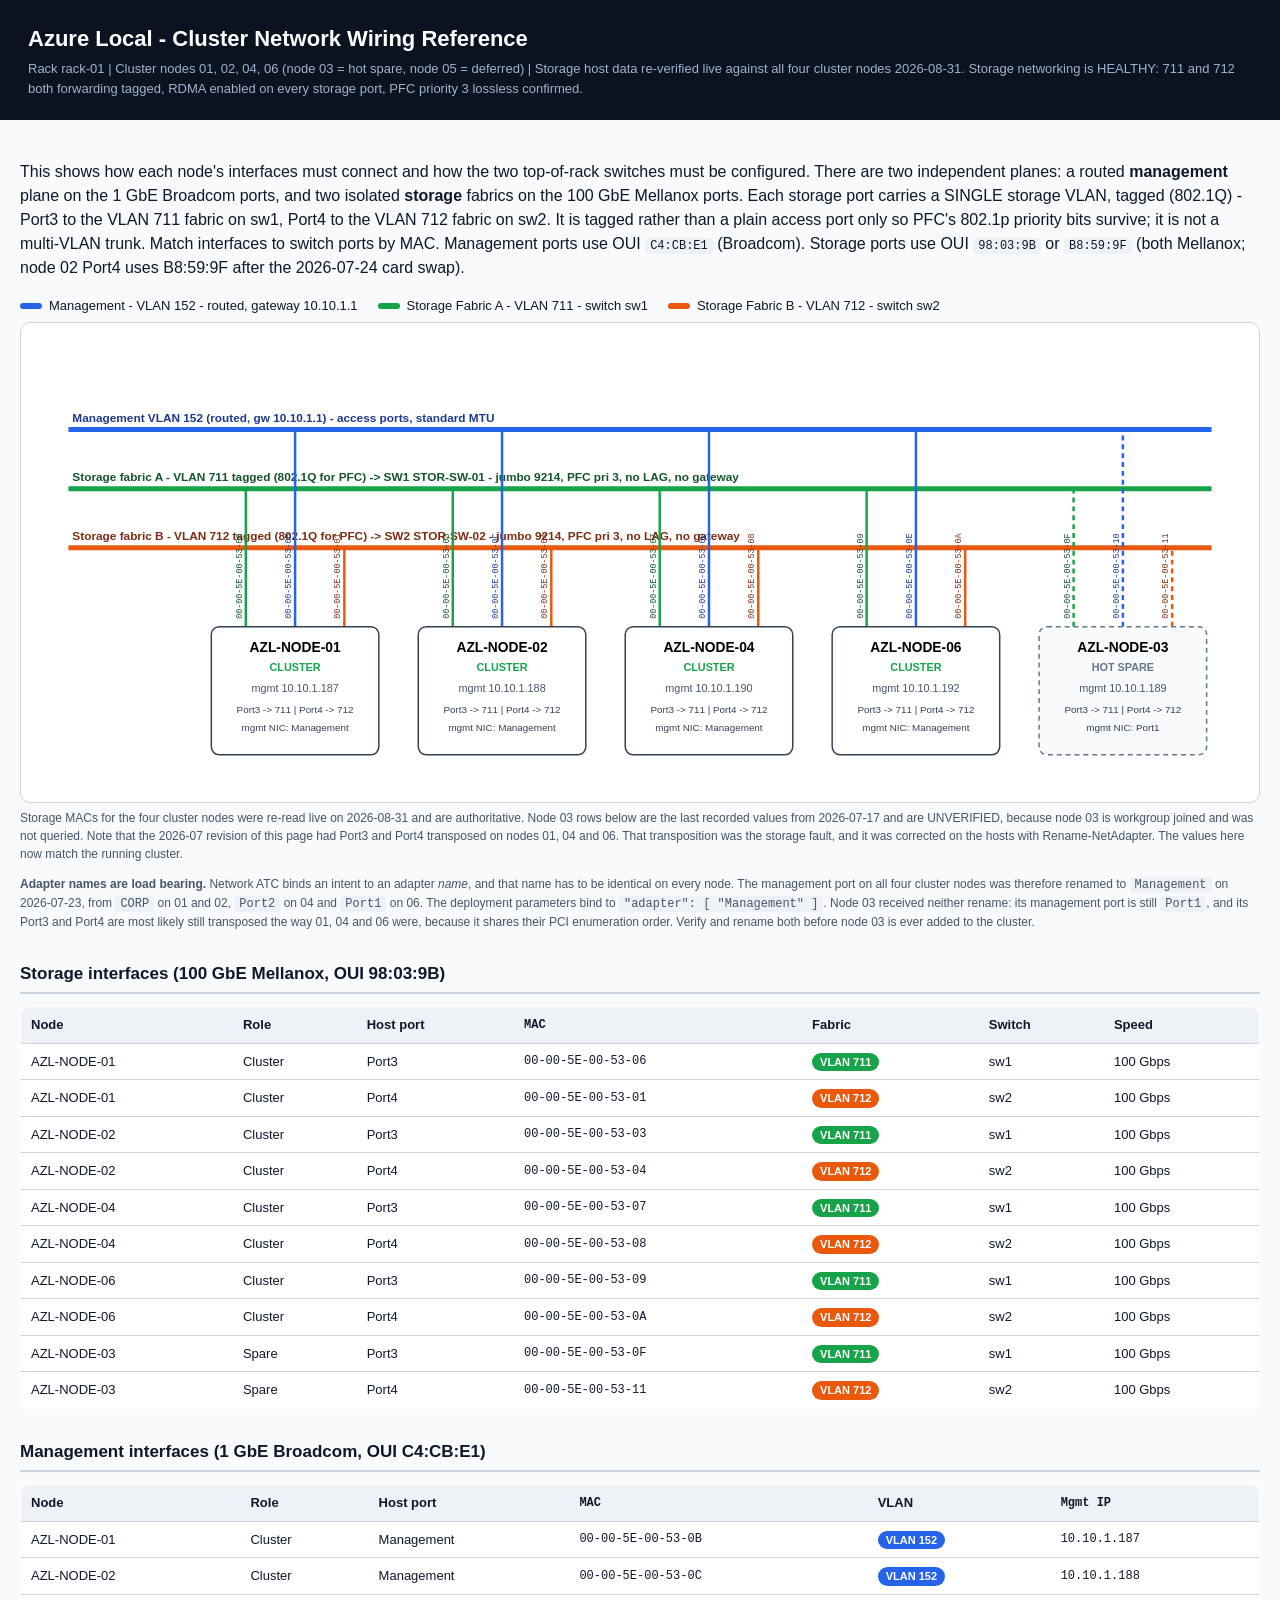
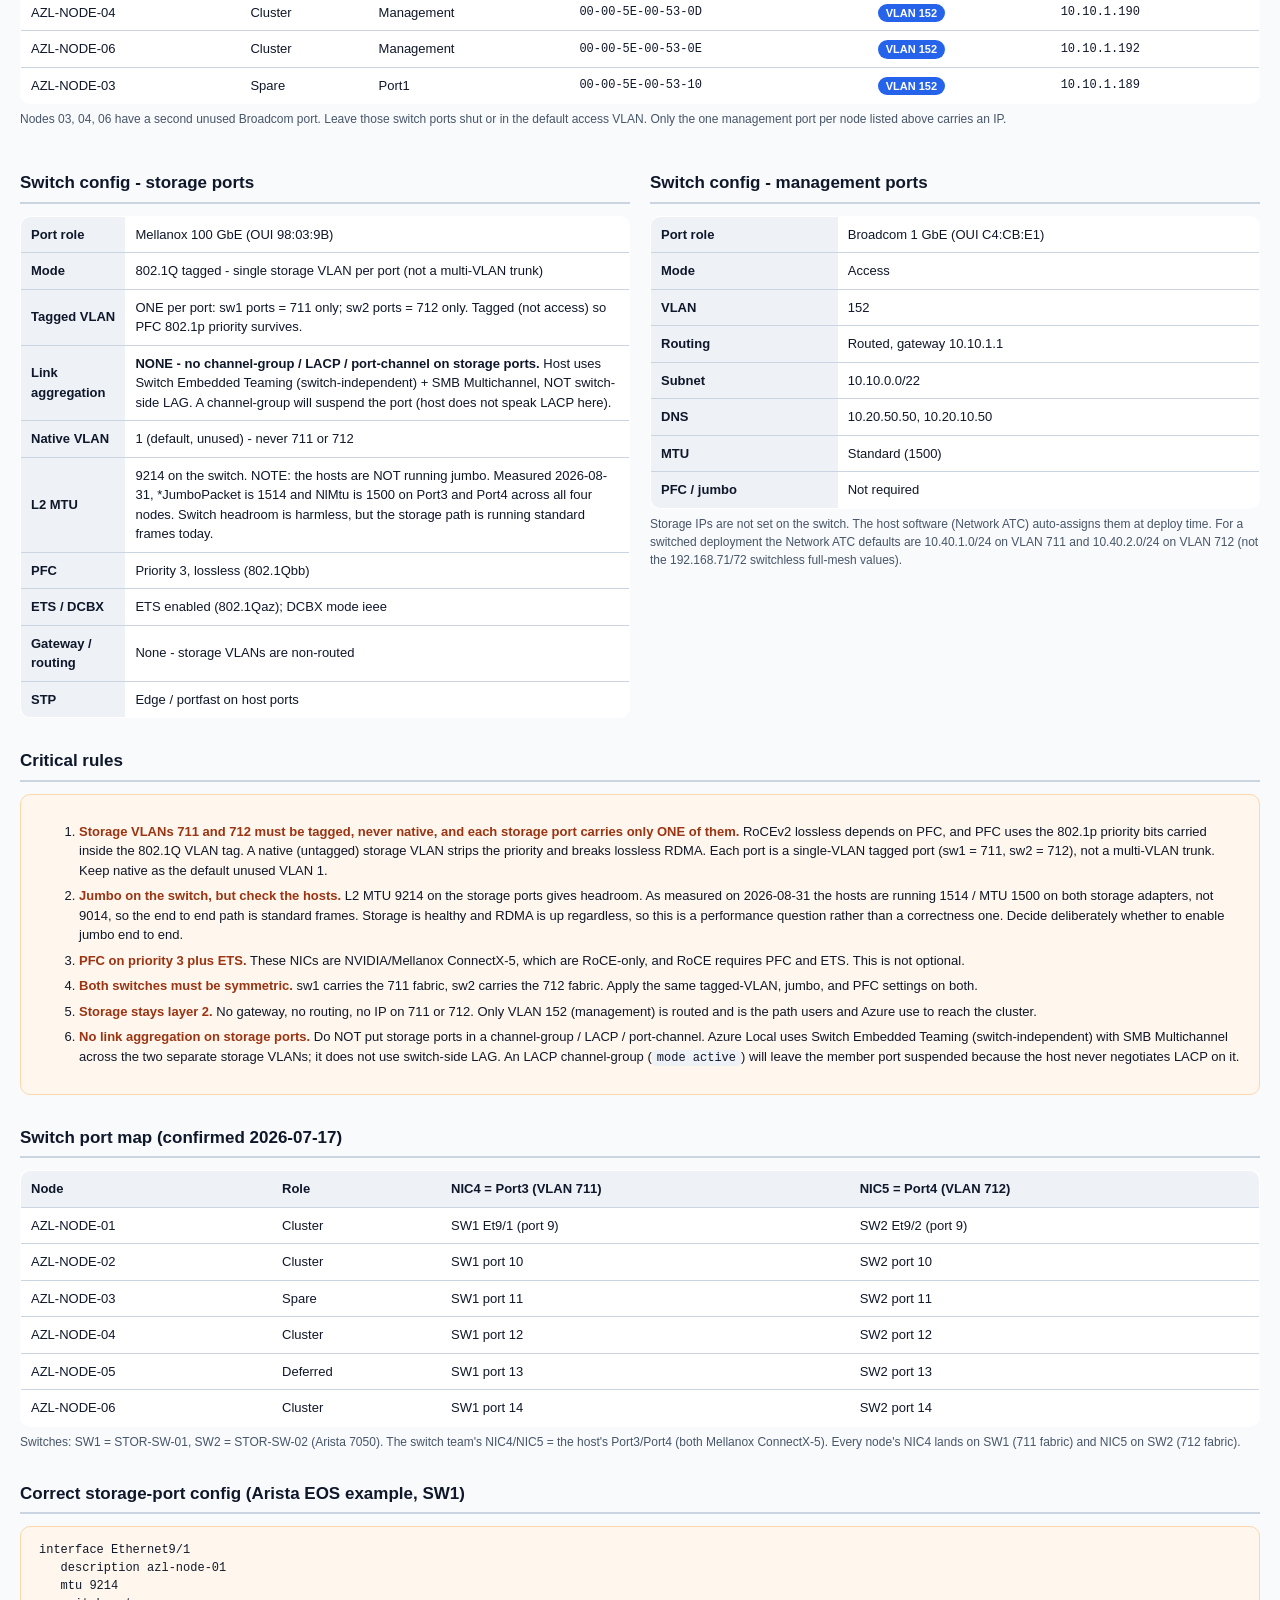
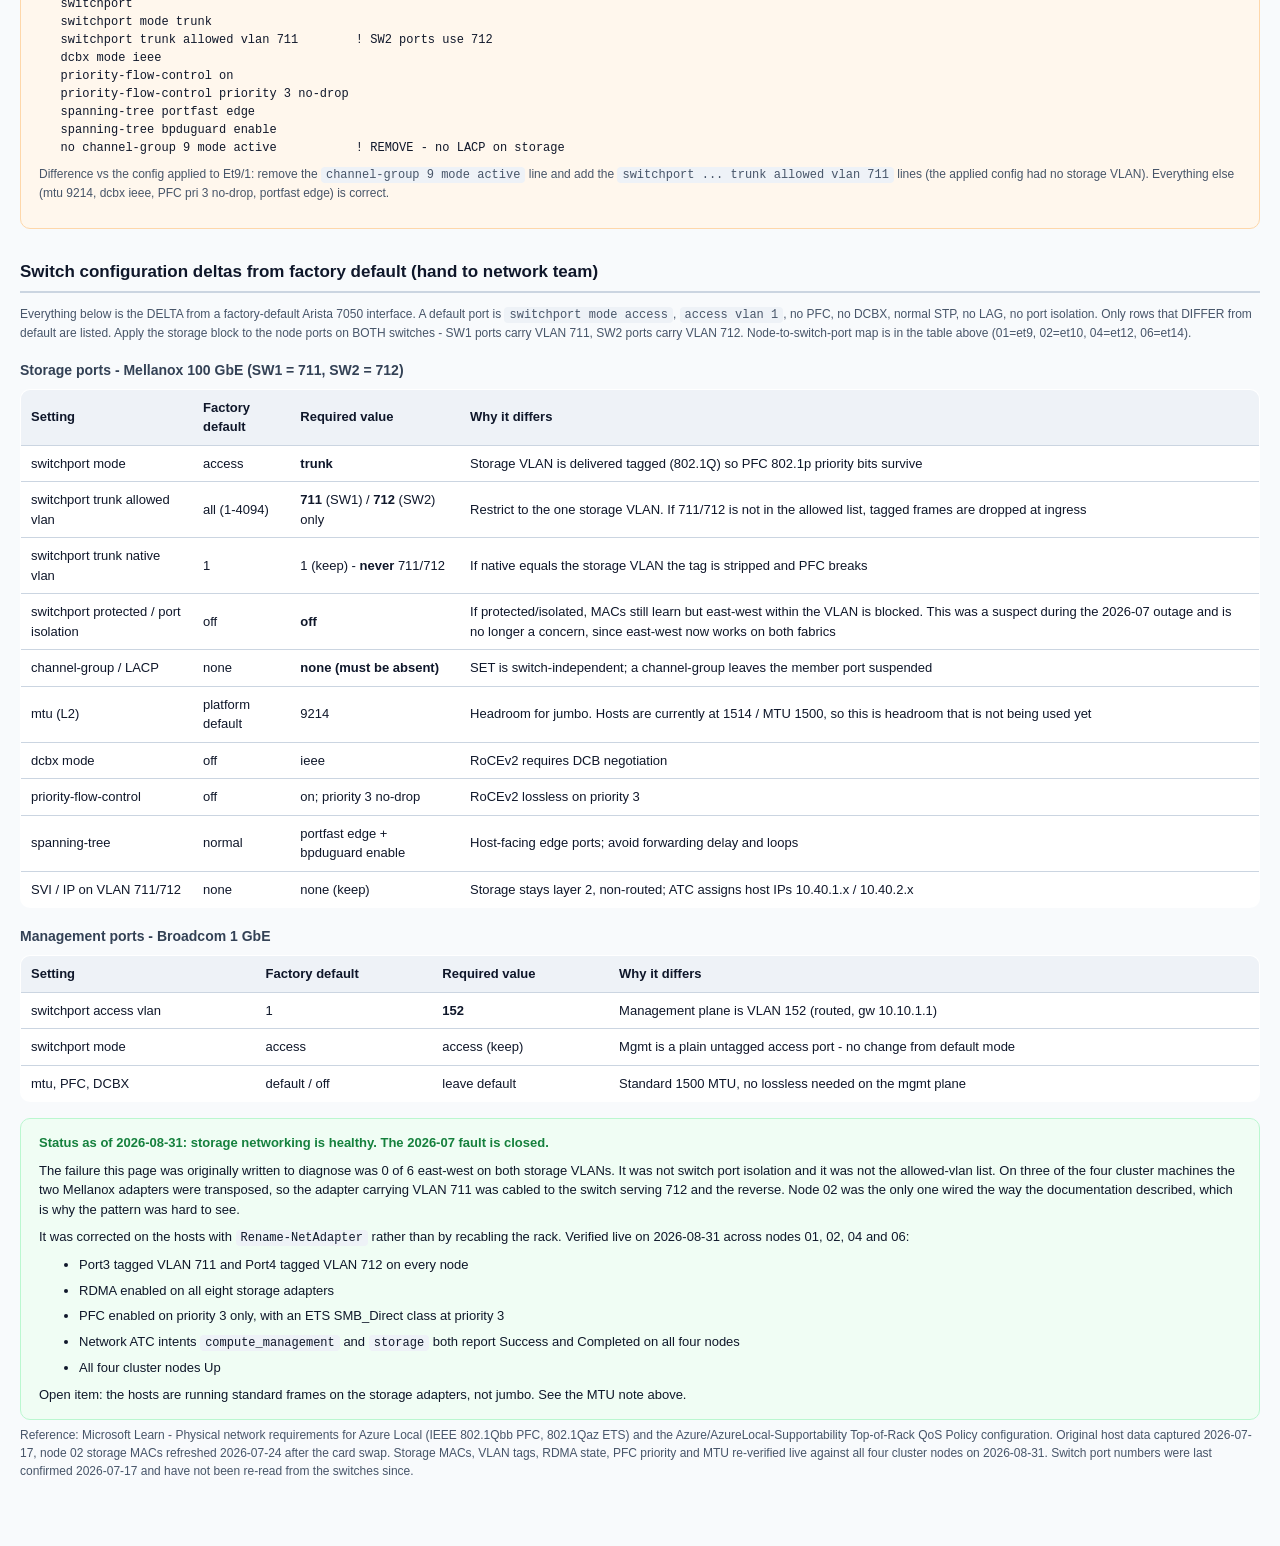
<file: source/docs/network/cluster-network-wiring-reference.html>
<!DOCTYPE html>
<html lang="en">
<head>
<meta charset="utf-8">
<meta name="viewport" content="width=device-width, initial-scale=1">
<title>Azure Local - Cluster Network Wiring Reference</title>
<style>
  :root{
    --blue:#2563eb; --green:#16a34a; --orange:#ea580c;
    --ink:#0f172a; --muted:#475569; --line:#cbd5e1; --bg:#f8fafc; --card:#ffffff;
  }
  *{box-sizing:border-box}
  body{margin:0;font-family:Segoe UI,Roboto,Helvetica,Arial,sans-serif;color:var(--ink);background:var(--bg);line-height:1.5}
  header{background:#0b1220;color:#fff;padding:22px 28px}
  header h1{margin:0 0 4px;font-size:22px}
  header p{margin:0;color:#9fb3d1;font-size:13px}
  main{max-width:1280px;margin:0 auto;padding:24px 20px 60px}
  h2{font-size:17px;margin:30px 0 12px;border-bottom:2px solid var(--line);padding-bottom:6px}
  .legend{display:flex;gap:20px;flex-wrap:wrap;margin:14px 0 6px;font-size:13px}
  .legend span{display:inline-flex;align-items:center;gap:7px}
  .swatch{width:22px;height:6px;border-radius:3px;display:inline-block}
  .diagram{background:var(--card);border:1px solid var(--line);border-radius:10px;padding:8px;overflow-x:auto}
  svg{display:block;min-width:1180px}
  table{border-collapse:collapse;width:100%;font-size:13px;background:var(--card);border:1px solid var(--line);border-radius:10px;overflow:hidden}
  th,td{padding:8px 10px;text-align:left;border-bottom:1px solid var(--line)}
  th{background:#eef2f7;font-weight:600}
  td.mono,th.mono{font-family:Consolas,monospace;font-size:12px}
  tr:last-child td{border-bottom:none}
  .pill{display:inline-block;padding:1px 8px;border-radius:999px;font-size:11px;font-weight:600;color:#fff}
  .p-blue{background:var(--blue)} .p-green{background:var(--green)} .p-orange{background:var(--orange)}
  .p-grey{background:#64748b}
  .rules{background:#fff7ed;border:1px solid #fed7aa;border-radius:10px;padding:14px 18px;font-size:13px}
  .rules li{margin:6px 0}
  .rules b{color:#9a3412}
  .two{display:grid;grid-template-columns:1fr 1fr;gap:20px}
  @media(max-width:900px){.two{grid-template-columns:1fr}}
  .note{font-size:12px;color:var(--muted);margin-top:6px}
  code{background:#eef2f7;padding:1px 5px;border-radius:4px;font-size:12px}

  /* Printed as a landscape reference sheet. The topology is 1240 units wide and the colour
     coding carries the VLAN meaning, so both have to survive the PDF. */
  @media print{
    @page{size:Letter landscape;margin:12mm}
    *{-webkit-print-color-adjust:exact;print-color-adjust:exact}
    body{background:#fff}
    main{max-width:none;padding:0}
    header{padding:12px 16px;break-after:avoid}
    .diagram{overflow:visible;padding:0;break-inside:avoid}
    svg{min-width:0;width:100%;height:auto}
    h2{break-after:avoid;margin-top:16px}
    .rules,.legend{break-inside:avoid}
    table{break-inside:auto}
    thead{display:table-header-group}
    tr{break-inside:avoid}
    a{color:inherit;text-decoration:none}
  }
</style>
</head>
<body>
<header>
  <h1>Azure Local - Cluster Network Wiring Reference</h1>
  <p>Rack rack-01 | Cluster nodes 01, 02, 04, 06 (node 03 = hot spare, node 05 = deferred) | Storage host data re-verified live against all four cluster nodes 2026-08-31. Storage networking is HEALTHY: 711 and 712 both forwarding tagged, RDMA enabled on every storage port, PFC priority 3 lossless confirmed.</p>
</header>
<main>

  <p>This shows how each node's interfaces must connect and how the two top-of-rack switches must be configured. There are two independent planes: a routed <b>management</b> plane on the 1 GbE Broadcom ports, and two isolated <b>storage</b> fabrics on the 100 GbE Mellanox ports. Each storage port carries a SINGLE storage VLAN, tagged (802.1Q) - Port3 to the VLAN 711 fabric on sw1, Port4 to the VLAN 712 fabric on sw2. It is tagged rather than a plain access port only so PFC's 802.1p priority bits survive; it is not a multi-VLAN trunk. Match interfaces to switch ports by MAC. Management ports use OUI <code>C4:CB:E1</code> (Broadcom). Storage ports use OUI <code>98:03:9B</code> or <code>B8:59:9F</code> (both Mellanox; node 02 Port4 uses B8:59:9F after the 2026-07-24 card swap).</p>

  <div class="legend">
    <span><i class="swatch" style="background:var(--blue)"></i> Management - VLAN 152 - routed, gateway 10.10.1.1</span>
    <span><i class="swatch" style="background:var(--green)"></i> Storage Fabric A - VLAN 711 - switch sw1</span>
    <span><i class="swatch" style="background:var(--orange)"></i> Storage Fabric B - VLAN 712 - switch sw2</span>
  </div>

  <div class="diagram">
  <svg viewBox="0 0 1240 470" role="img" aria-label="Cluster network topology">
    <!-- rails -->
    <line x1="40" y1="100" x2="1200" y2="100" stroke="#2563eb" stroke-width="5"/>
    <line x1="40" y1="160" x2="1200" y2="160" stroke="#16a34a" stroke-width="5"/>
    <line x1="40" y1="220" x2="1200" y2="220" stroke="#ea580c" stroke-width="5"/>
    <!-- rail labels -->
    <text x="44" y="92"  font-size="12" font-weight="700" fill="#1e3a8a">Management VLAN 152 (routed, gw 10.10.1.1) - access ports, standard MTU</text>
    <text x="44" y="152" font-size="12" font-weight="700" fill="#14532d">Storage fabric A - VLAN 711 tagged (802.1Q for PFC) -> SW1 STOR-SW-01 - jumbo 9214, PFC pri 3, no LAG, no gateway</text>
    <text x="44" y="212" font-size="12" font-weight="700" fill="#7c2d12">Storage fabric B - VLAN 712 tagged (802.1Q for PFC) -> SW2 STOR-SW-02 - jumbo 9214, PFC pri 3, no LAG, no gateway</text>

    <!-- NODE GROUPS: each has green(Port3->711) blue(mgmt->152) orange(Port4->712) -->
    <!-- node01 center 270 -->
    <g>
      <line x1="220" y1="300" x2="220" y2="160" stroke="#16a34a" stroke-width="2.5"/>
      <line x1="270" y1="300" x2="270" y2="100" stroke="#2563eb" stroke-width="2.5"/>
      <line x1="320" y1="300" x2="320" y2="220" stroke="#ea580c" stroke-width="2.5"/>
      <text x="216" y="292" font-size="8.5" font-family="Consolas,monospace" fill="#14532d" transform="rotate(-90 216 292)">00-00-5E-00-53-06</text>
      <text x="266" y="292" font-size="8.5" font-family="Consolas,monospace" fill="#1e3a8a" transform="rotate(-90 266 292)">00-00-5E-00-53-0B</text>
      <text x="316" y="292" font-size="8.5" font-family="Consolas,monospace" fill="#7c2d12" transform="rotate(-90 316 292)">00-00-5E-00-53-01</text>
      <rect x="185" y="300" width="170" height="130" rx="8" fill="#fff" stroke="#334155" stroke-width="1.5"/>
      <text x="270" y="326" font-size="14" font-weight="700" text-anchor="middle">AZL-NODE-01</text>
      <text x="270" y="345" font-size="11" text-anchor="middle" fill="#16a34a" font-weight="700">CLUSTER</text>
      <text x="270" y="366" font-size="11" text-anchor="middle" fill="#475569">mgmt 10.10.1.187</text>
      <text x="270" y="388" font-size="10" text-anchor="middle" fill="#334155">Port3 -> 711 | Port4 -> 712</text>
      <text x="270" y="406" font-size="10" text-anchor="middle" fill="#334155">mgmt NIC: Management</text>
    </g>
    <!-- node02 center 480 -->
    <g>
      <line x1="430" y1="300" x2="430" y2="160" stroke="#16a34a" stroke-width="2.5"/>
      <line x1="480" y1="300" x2="480" y2="100" stroke="#2563eb" stroke-width="2.5"/>
      <line x1="530" y1="300" x2="530" y2="220" stroke="#ea580c" stroke-width="2.5"/>
      <text x="426" y="292" font-size="8.5" font-family="Consolas,monospace" fill="#14532d" transform="rotate(-90 426 292)">00-00-5E-00-53-03</text>
      <text x="476" y="292" font-size="8.5" font-family="Consolas,monospace" fill="#1e3a8a" transform="rotate(-90 476 292)">00-00-5E-00-53-0C</text>
      <text x="526" y="292" font-size="8.5" font-family="Consolas,monospace" fill="#7c2d12" transform="rotate(-90 526 292)">00-00-5E-00-53-04</text>
      <rect x="395" y="300" width="170" height="130" rx="8" fill="#fff" stroke="#334155" stroke-width="1.5"/>
      <text x="480" y="326" font-size="14" font-weight="700" text-anchor="middle">AZL-NODE-02</text>
      <text x="480" y="345" font-size="11" text-anchor="middle" fill="#16a34a" font-weight="700">CLUSTER</text>
      <text x="480" y="366" font-size="11" text-anchor="middle" fill="#475569">mgmt 10.10.1.188</text>
      <text x="480" y="388" font-size="10" text-anchor="middle" fill="#334155">Port3 -> 711 | Port4 -> 712</text>
      <text x="480" y="406" font-size="10" text-anchor="middle" fill="#334155">mgmt NIC: Management</text>
    </g>
    <!-- node04 center 690 -->
    <g>
      <line x1="640" y1="300" x2="640" y2="160" stroke="#16a34a" stroke-width="2.5"/>
      <line x1="690" y1="300" x2="690" y2="100" stroke="#2563eb" stroke-width="2.5"/>
      <line x1="740" y1="300" x2="740" y2="220" stroke="#ea580c" stroke-width="2.5"/>
      <text x="636" y="292" font-size="8.5" font-family="Consolas,monospace" fill="#14532d" transform="rotate(-90 636 292)">00-00-5E-00-53-07</text>
      <text x="686" y="292" font-size="8.5" font-family="Consolas,monospace" fill="#1e3a8a" transform="rotate(-90 686 292)">00-00-5E-00-53-0D</text>
      <text x="736" y="292" font-size="8.5" font-family="Consolas,monospace" fill="#7c2d12" transform="rotate(-90 736 292)">00-00-5E-00-53-08</text>
      <rect x="605" y="300" width="170" height="130" rx="8" fill="#fff" stroke="#334155" stroke-width="1.5"/>
      <text x="690" y="326" font-size="14" font-weight="700" text-anchor="middle">AZL-NODE-04</text>
      <text x="690" y="345" font-size="11" text-anchor="middle" fill="#16a34a" font-weight="700">CLUSTER</text>
      <text x="690" y="366" font-size="11" text-anchor="middle" fill="#475569">mgmt 10.10.1.190</text>
      <text x="690" y="388" font-size="10" text-anchor="middle" fill="#334155">Port3 -> 711 | Port4 -> 712</text>
      <text x="690" y="406" font-size="10" text-anchor="middle" fill="#334155">mgmt NIC: Management</text>
    </g>
    <!-- node06 center 900 -->
    <g>
      <line x1="850" y1="300" x2="850" y2="160" stroke="#16a34a" stroke-width="2.5"/>
      <line x1="900" y1="300" x2="900" y2="100" stroke="#2563eb" stroke-width="2.5"/>
      <line x1="950" y1="300" x2="950" y2="220" stroke="#ea580c" stroke-width="2.5"/>
      <text x="846" y="292" font-size="8.5" font-family="Consolas,monospace" fill="#14532d" transform="rotate(-90 846 292)">00-00-5E-00-53-09</text>
      <text x="896" y="292" font-size="8.5" font-family="Consolas,monospace" fill="#1e3a8a" transform="rotate(-90 896 292)">00-00-5E-00-53-0E</text>
      <text x="946" y="292" font-size="8.5" font-family="Consolas,monospace" fill="#7c2d12" transform="rotate(-90 946 292)">00-00-5E-00-53-0A</text>
      <rect x="815" y="300" width="170" height="130" rx="8" fill="#fff" stroke="#334155" stroke-width="1.5"/>
      <text x="900" y="326" font-size="14" font-weight="700" text-anchor="middle">AZL-NODE-06</text>
      <text x="900" y="345" font-size="11" text-anchor="middle" fill="#16a34a" font-weight="700">CLUSTER</text>
      <text x="900" y="366" font-size="11" text-anchor="middle" fill="#475569">mgmt 10.10.1.192</text>
      <text x="900" y="388" font-size="10" text-anchor="middle" fill="#334155">Port3 -> 711 | Port4 -> 712</text>
      <text x="900" y="406" font-size="10" text-anchor="middle" fill="#334155">mgmt NIC: Management</text>
    </g>
    <!-- node03 center 1110 spare -->
    <g>
      <line x1="1060" y1="300" x2="1060" y2="160" stroke="#16a34a" stroke-width="2.5" stroke-dasharray="5 4"/>
      <line x1="1110" y1="300" x2="1110" y2="100" stroke="#2563eb" stroke-width="2.5" stroke-dasharray="5 4"/>
      <line x1="1160" y1="300" x2="1160" y2="220" stroke="#ea580c" stroke-width="2.5" stroke-dasharray="5 4"/>
      <text x="1056" y="292" font-size="8.5" font-family="Consolas,monospace" fill="#14532d" transform="rotate(-90 1056 292)">00-00-5E-00-53-0F</text>
      <text x="1106" y="292" font-size="8.5" font-family="Consolas,monospace" fill="#1e3a8a" transform="rotate(-90 1106 292)">00-00-5E-00-53-10</text>
      <text x="1156" y="292" font-size="8.5" font-family="Consolas,monospace" fill="#7c2d12" transform="rotate(-90 1156 292)">00-00-5E-00-53-11</text>
      <rect x="1025" y="300" width="170" height="130" rx="8" fill="#f8fafc" stroke="#64748b" stroke-width="1.5" stroke-dasharray="5 4"/>
      <text x="1110" y="326" font-size="14" font-weight="700" text-anchor="middle">AZL-NODE-03</text>
      <text x="1110" y="345" font-size="11" text-anchor="middle" fill="#64748b" font-weight="700">HOT SPARE</text>
      <text x="1110" y="366" font-size="11" text-anchor="middle" fill="#475569">mgmt 10.10.1.189</text>
      <text x="1110" y="388" font-size="10" text-anchor="middle" fill="#334155">Port3 -> 711 | Port4 -> 712</text>
      <text x="1110" y="406" font-size="10" text-anchor="middle" fill="#334155">mgmt NIC: Port1</text>
    </g>
  </svg>
  </div>
  <p class="note">Storage MACs for the four cluster nodes were re-read live on 2026-08-31 and are authoritative. Node 03 rows below are the last recorded values from 2026-07-17 and are UNVERIFIED, because node 03 is workgroup joined and was not queried. Note that the 2026-07 revision of this page had Port3 and Port4 transposed on nodes 01, 04 and 06. That transposition was the storage fault, and it was corrected on the hosts with Rename-NetAdapter. The values here now match the running cluster.</p>
  <p class="note"><b>Adapter names are load bearing.</b> Network ATC binds an intent to an adapter <i>name</i>, and that name has to be identical on every node. The management port on all four cluster nodes was therefore renamed to <code>Management</code> on 2026-07-23, from <code>CORP</code> on 01 and 02, <code>Port2</code> on 04 and <code>Port1</code> on 06. The deployment parameters bind to <code>"adapter": [ "Management" ]</code>. Node 03 received neither rename: its management port is still <code>Port1</code>, and its Port3 and Port4 are most likely still transposed the way 01, 04 and 06 were, because it shares their PCI enumeration order. Verify and rename both before node 03 is ever added to the cluster.</p>
  <h2>Storage interfaces (100 GbE Mellanox, OUI 98:03:9B)</h2>
  <table>
    <thead><tr><th>Node</th><th>Role</th><th>Host port</th><th class="mono">MAC</th><th>Fabric</th><th>Switch</th><th>Speed</th></tr></thead>
    <tbody>
      <tr><td>AZL-NODE-01</td><td>Cluster</td><td>Port3</td><td class="mono">00-00-5E-00-53-06</td><td><span class="pill p-green">VLAN 711</span></td><td>sw1</td><td>100 Gbps</td></tr>
      <tr><td>AZL-NODE-01</td><td>Cluster</td><td>Port4</td><td class="mono">00-00-5E-00-53-01</td><td><span class="pill p-orange">VLAN 712</span></td><td>sw2</td><td>100 Gbps</td></tr>
      <tr><td>AZL-NODE-02</td><td>Cluster</td><td>Port3</td><td class="mono">00-00-5E-00-53-03</td><td><span class="pill p-green">VLAN 711</span></td><td>sw1</td><td>100 Gbps</td></tr>
      <tr><td>AZL-NODE-02</td><td>Cluster</td><td>Port4</td><td class="mono">00-00-5E-00-53-04</td><td><span class="pill p-orange">VLAN 712</span></td><td>sw2</td><td>100 Gbps</td></tr>
      <tr><td>AZL-NODE-04</td><td>Cluster</td><td>Port3</td><td class="mono">00-00-5E-00-53-07</td><td><span class="pill p-green">VLAN 711</span></td><td>sw1</td><td>100 Gbps</td></tr>
      <tr><td>AZL-NODE-04</td><td>Cluster</td><td>Port4</td><td class="mono">00-00-5E-00-53-08</td><td><span class="pill p-orange">VLAN 712</span></td><td>sw2</td><td>100 Gbps</td></tr>
      <tr><td>AZL-NODE-06</td><td>Cluster</td><td>Port3</td><td class="mono">00-00-5E-00-53-09</td><td><span class="pill p-green">VLAN 711</span></td><td>sw1</td><td>100 Gbps</td></tr>
      <tr><td>AZL-NODE-06</td><td>Cluster</td><td>Port4</td><td class="mono">00-00-5E-00-53-0A</td><td><span class="pill p-orange">VLAN 712</span></td><td>sw2</td><td>100 Gbps</td></tr>
      <tr><td>AZL-NODE-03</td><td>Spare</td><td>Port3</td><td class="mono">00-00-5E-00-53-0F</td><td><span class="pill p-green">VLAN 711</span></td><td>sw1</td><td>100 Gbps</td></tr>
      <tr><td>AZL-NODE-03</td><td>Spare</td><td>Port4</td><td class="mono">00-00-5E-00-53-11</td><td><span class="pill p-orange">VLAN 712</span></td><td>sw2</td><td>100 Gbps</td></tr>
    </tbody>
  </table>

  <h2>Management interfaces (1 GbE Broadcom, OUI C4:CB:E1)</h2>
  <table>
    <thead><tr><th>Node</th><th>Role</th><th>Host port</th><th class="mono">MAC</th><th>VLAN</th><th class="mono">Mgmt IP</th></tr></thead>
    <tbody>
      <tr><td>AZL-NODE-01</td><td>Cluster</td><td>Management</td><td class="mono">00-00-5E-00-53-0B</td><td><span class="pill p-blue">VLAN 152</span></td><td class="mono">10.10.1.187</td></tr>
      <tr><td>AZL-NODE-02</td><td>Cluster</td><td>Management</td><td class="mono">00-00-5E-00-53-0C</td><td><span class="pill p-blue">VLAN 152</span></td><td class="mono">10.10.1.188</td></tr>
      <tr><td>AZL-NODE-04</td><td>Cluster</td><td>Management</td><td class="mono">00-00-5E-00-53-0D</td><td><span class="pill p-blue">VLAN 152</span></td><td class="mono">10.10.1.190</td></tr>
      <tr><td>AZL-NODE-06</td><td>Cluster</td><td>Management</td><td class="mono">00-00-5E-00-53-0E</td><td><span class="pill p-blue">VLAN 152</span></td><td class="mono">10.10.1.192</td></tr>
      <tr><td>AZL-NODE-03</td><td>Spare</td><td>Port1</td><td class="mono">00-00-5E-00-53-10</td><td><span class="pill p-blue">VLAN 152</span></td><td class="mono">10.10.1.189</td></tr>
    </tbody>
  </table>
  <p class="note">Nodes 03, 04, 06 have a second unused Broadcom port. Leave those switch ports shut or in the default access VLAN. Only the one management port per node listed above carries an IP.</p>

  <div class="two">
    <div>
      <h2>Switch config - storage ports</h2>
      <table>
        <tbody>
          <tr><th>Port role</th><td>Mellanox 100 GbE (OUI 98:03:9B)</td></tr>
          <tr><th>Mode</th><td>802.1Q tagged - single storage VLAN per port (not a multi-VLAN trunk)</td></tr>
          <tr><th>Tagged VLAN</th><td>ONE per port: sw1 ports = 711 only; sw2 ports = 712 only. Tagged (not access) so PFC 802.1p priority survives.</td></tr>
          <tr><th>Link aggregation</th><td><b>NONE - no channel-group / LACP / port-channel on storage ports.</b> Host uses Switch Embedded Teaming (switch-independent) + SMB Multichannel, NOT switch-side LAG. A channel-group will suspend the port (host does not speak LACP here).</td></tr>
          <tr><th>Native VLAN</th><td>1 (default, unused) - never 711 or 712</td></tr>
          <tr><th>L2 MTU</th><td>9214 on the switch. NOTE: the hosts are NOT running jumbo. Measured 2026-08-31, *JumboPacket is 1514 and NlMtu is 1500 on Port3 and Port4 across all four nodes. Switch headroom is harmless, but the storage path is running standard frames today.</td></tr>
          <tr><th>PFC</th><td>Priority 3, lossless (802.1Qbb)</td></tr>
          <tr><th>ETS / DCBX</th><td>ETS enabled (802.1Qaz); DCBX mode ieee</td></tr>
          <tr><th>Gateway / routing</th><td>None - storage VLANs are non-routed</td></tr>
          <tr><th>STP</th><td>Edge / portfast on host ports</td></tr>
        </tbody>
      </table>
    </div>
    <div>
      <h2>Switch config - management ports</h2>
      <table>
        <tbody>
          <tr><th>Port role</th><td>Broadcom 1 GbE (OUI C4:CB:E1)</td></tr>
          <tr><th>Mode</th><td>Access</td></tr>
          <tr><th>VLAN</th><td>152</td></tr>
          <tr><th>Routing</th><td>Routed, gateway 10.10.1.1</td></tr>
          <tr><th>Subnet</th><td>10.10.0.0/22</td></tr>
          <tr><th>DNS</th><td>10.20.50.50, 10.20.10.50</td></tr>
          <tr><th>MTU</th><td>Standard (1500)</td></tr>
          <tr><th>PFC / jumbo</th><td>Not required</td></tr>
        </tbody>
      </table>
      <p class="note">Storage IPs are not set on the switch. The host software (Network ATC) auto-assigns them at deploy time. For a switched deployment the Network ATC defaults are 10.40.1.0/24 on VLAN 711 and 10.40.2.0/24 on VLAN 712 (not the 192.168.71/72 switchless full-mesh values).</p>
    </div>
  </div>

  <h2>Critical rules</h2>
  <div class="rules">
    <ol>
      <li><b>Storage VLANs 711 and 712 must be tagged, never native, and each storage port carries only ONE of them.</b> RoCEv2 lossless depends on PFC, and PFC uses the 802.1p priority bits carried inside the 802.1Q VLAN tag. A native (untagged) storage VLAN strips the priority and breaks lossless RDMA. Each port is a single-VLAN tagged port (sw1 = 711, sw2 = 712), not a multi-VLAN trunk. Keep native as the default unused VLAN 1.</li>
      <li><b>Jumbo on the switch, but check the hosts.</b> L2 MTU 9214 on the storage ports gives headroom. As measured on 2026-08-31 the hosts are running 1514 / MTU 1500 on both storage adapters, not 9014, so the end to end path is standard frames. Storage is healthy and RDMA is up regardless, so this is a performance question rather than a correctness one. Decide deliberately whether to enable jumbo end to end.</li>
      <li><b>PFC on priority 3 plus ETS.</b> These NICs are NVIDIA/Mellanox ConnectX-5, which are RoCE-only, and RoCE requires PFC and ETS. This is not optional.</li>
      <li><b>Both switches must be symmetric.</b> sw1 carries the 711 fabric, sw2 carries the 712 fabric. Apply the same tagged-VLAN, jumbo, and PFC settings on both.</li>
      <li><b>Storage stays layer 2.</b> No gateway, no routing, no IP on 711 or 712. Only VLAN 152 (management) is routed and is the path users and Azure use to reach the cluster.</li>
      <li><b>No link aggregation on storage ports.</b> Do NOT put storage ports in a channel-group / LACP / port-channel. Azure Local uses Switch Embedded Teaming (switch-independent) with SMB Multichannel across the two separate storage VLANs; it does not use switch-side LAG. An LACP channel-group (<code>mode active</code>) will leave the member port suspended because the host never negotiates LACP on it.</li>
    </ol>
  </div>

  <h2>Switch port map (confirmed 2026-07-17)</h2>
  <table>
    <thead><tr><th>Node</th><th>Role</th><th>NIC4 = Port3 (VLAN 711)</th><th>NIC5 = Port4 (VLAN 712)</th></tr></thead>
    <tbody>
      <tr><td>AZL-NODE-01</td><td>Cluster</td><td>SW1 Et9/1 (port 9)</td><td>SW2 Et9/2 (port 9)</td></tr>
      <tr><td>AZL-NODE-02</td><td>Cluster</td><td>SW1 port 10</td><td>SW2 port 10</td></tr>
      <tr><td>AZL-NODE-03</td><td>Spare</td><td>SW1 port 11</td><td>SW2 port 11</td></tr>
      <tr><td>AZL-NODE-04</td><td>Cluster</td><td>SW1 port 12</td><td>SW2 port 12</td></tr>
      <tr><td>AZL-NODE-05</td><td>Deferred</td><td>SW1 port 13</td><td>SW2 port 13</td></tr>
      <tr><td>AZL-NODE-06</td><td>Cluster</td><td>SW1 port 14</td><td>SW2 port 14</td></tr>
    </tbody>
  </table>
  <p class="note">Switches: SW1 = STOR-SW-01, SW2 = STOR-SW-02 (Arista 7050). The switch team's NIC4/NIC5 = the host's Port3/Port4 (both Mellanox ConnectX-5). Every node's NIC4 lands on SW1 (711 fabric) and NIC5 on SW2 (712 fabric).</p>

  <h2>Correct storage-port config (Arista EOS example, SW1)</h2>
  <div class="rules">
    <pre style="margin:0;font-family:Consolas,monospace;font-size:12px;white-space:pre-wrap">interface Ethernet9/1
   description azl-node-01
   mtu 9214
   switchport
   switchport mode trunk
   switchport trunk allowed vlan 711        ! SW2 ports use 712
   dcbx mode ieee
   priority-flow-control on
   priority-flow-control priority 3 no-drop
   spanning-tree portfast edge
   spanning-tree bpduguard enable
   no channel-group 9 mode active           ! REMOVE - no LACP on storage</pre>
    <p class="note" style="margin-top:8px">Difference vs the config applied to Et9/1: remove the <code>channel-group 9 mode active</code> line and add the <code>switchport ... trunk allowed vlan 711</code> lines (the applied config had no storage VLAN). Everything else (mtu 9214, dcbx ieee, PFC pri 3 no-drop, portfast edge) is correct.</p>
  </div>

  <h2>Switch configuration deltas from factory default (hand to network team)</h2>
  <p class="note">Everything below is the DELTA from a factory-default Arista 7050 interface. A default port is <code>switchport mode access</code>, <code>access vlan 1</code>, no PFC, no DCBX, normal STP, no LAG, no port isolation. Only rows that DIFFER from default are listed. Apply the storage block to the node ports on BOTH switches - SW1 ports carry VLAN 711, SW2 ports carry VLAN 712. Node-to-switch-port map is in the table above (01=et9, 02=et10, 04=et12, 06=et14).</p>

  <h3 style="font-size:14px;margin:18px 0 8px;color:#334155">Storage ports - Mellanox 100 GbE (SW1 = 711, SW2 = 712)</h3>
  <table>
    <thead><tr><th>Setting</th><th>Factory default</th><th>Required value</th><th>Why it differs</th></tr></thead>
    <tbody>
      <tr><td>switchport mode</td><td>access</td><td><b>trunk</b></td><td>Storage VLAN is delivered tagged (802.1Q) so PFC 802.1p priority bits survive</td></tr>
      <tr><td>switchport trunk allowed vlan</td><td>all (1-4094)</td><td><b>711</b> (SW1) / <b>712</b> (SW2) only</td><td>Restrict to the one storage VLAN. If 711/712 is not in the allowed list, tagged frames are dropped at ingress</td></tr>
      <tr><td>switchport trunk native vlan</td><td>1</td><td>1 (keep) - <b>never</b> 711/712</td><td>If native equals the storage VLAN the tag is stripped and PFC breaks</td></tr>
      <tr><td>switchport protected / port isolation</td><td>off</td><td><b>off</b></td><td>If protected/isolated, MACs still learn but east-west within the VLAN is blocked. This was a suspect during the 2026-07 outage and is no longer a concern, since east-west now works on both fabrics</td></tr>
      <tr><td>channel-group / LACP</td><td>none</td><td><b>none (must be absent)</b></td><td>SET is switch-independent; a channel-group leaves the member port suspended</td></tr>
      <tr><td>mtu (L2)</td><td>platform default</td><td>9214</td><td>Headroom for jumbo. Hosts are currently at 1514 / MTU 1500, so this is headroom that is not being used yet</td></tr>
      <tr><td>dcbx mode</td><td>off</td><td>ieee</td><td>RoCEv2 requires DCB negotiation</td></tr>
      <tr><td>priority-flow-control</td><td>off</td><td>on; priority 3 no-drop</td><td>RoCEv2 lossless on priority 3</td></tr>
      <tr><td>spanning-tree</td><td>normal</td><td>portfast edge + bpduguard enable</td><td>Host-facing edge ports; avoid forwarding delay and loops</td></tr>
      <tr><td>SVI / IP on VLAN 711/712</td><td>none</td><td>none (keep)</td><td>Storage stays layer 2, non-routed; ATC assigns host IPs 10.40.1.x / 10.40.2.x</td></tr>
    </tbody>
  </table>

  <h3 style="font-size:14px;margin:18px 0 8px;color:#334155">Management ports - Broadcom 1 GbE</h3>
  <table>
    <thead><tr><th>Setting</th><th>Factory default</th><th>Required value</th><th>Why it differs</th></tr></thead>
    <tbody>
      <tr><td>switchport access vlan</td><td>1</td><td><b>152</b></td><td>Management plane is VLAN 152 (routed, gw 10.10.1.1)</td></tr>
      <tr><td>switchport mode</td><td>access</td><td>access (keep)</td><td>Mgmt is a plain untagged access port - no change from default mode</td></tr>
      <tr><td>mtu, PFC, DCBX</td><td>default / off</td><td>leave default</td><td>Standard 1500 MTU, no lossless needed on the mgmt plane</td></tr>
    </tbody>
  </table>

  <div class="rules" style="background:#f0fdf4;border-color:#bbf7d0;margin-top:16px">
    <b style="color:#15803d">Status as of 2026-08-31: storage networking is healthy. The 2026-07 fault is closed.</b>
    <p style="margin:8px 0 0">The failure this page was originally written to diagnose was 0 of 6 east-west on both storage VLANs. It was not switch port isolation and it was not the allowed-vlan list. On three of the four cluster machines the two Mellanox adapters were transposed, so the adapter carrying VLAN 711 was cabled to the switch serving 712 and the reverse. Node 02 was the only one wired the way the documentation described, which is why the pattern was hard to see.</p>
    <p style="margin:8px 0 0">It was corrected on the hosts with <code>Rename-NetAdapter</code> rather than by recabling the rack. Verified live on 2026-08-31 across nodes 01, 02, 04 and 06:</p>
    <ul style="margin:8px 0 0">
      <li>Port3 tagged VLAN 711 and Port4 tagged VLAN 712 on every node</li>
      <li>RDMA enabled on all eight storage adapters</li>
      <li>PFC enabled on priority 3 only, with an ETS SMB_Direct class at priority 3</li>
      <li>Network ATC intents <code>compute_management</code> and <code>storage</code> both report Success and Completed on all four nodes</li>
      <li>All four cluster nodes Up</li>
    </ul>
    <p style="margin:8px 0 0">Open item: the hosts are running standard frames on the storage adapters, not jumbo. See the MTU note above.</p>
  </div>

  <p class="note">Reference: Microsoft Learn - Physical network requirements for Azure Local (IEEE 802.1Qbb PFC, 802.1Qaz ETS) and the Azure/AzureLocal-Supportability Top-of-Rack QoS Policy configuration. Original host data captured 2026-07-17, node 02 storage MACs refreshed 2026-07-24 after the card swap. Storage MACs, VLAN tags, RDMA state, PFC priority and MTU re-verified live against all four cluster nodes on 2026-08-31. Switch port numbers were last confirmed 2026-07-17 and have not been re-read from the switches since.</p>

</main>
</body>
</html>
</file>
<file: source/cap-prep/styles.css>
:root {
  --bg: #16161b;
  --panel: #1b1b21;
  --ink: #ece8e1;
  --ink-soft: #a9a29a;
  --ink-dim: #7d766f;
  --line: rgba(255, 255, 255, 0.11);
  --k8s: #00c758;
  --tf: #a78bfa;
  --dkr: #35e0e8;
  --prj: #fe6e00;
  --mono: ui-monospace, "Cascadia Mono", "SF Mono", Menlo, Consolas, monospace;
  --sans: ui-sans-serif, system-ui, "Segoe UI", Roboto, Helvetica, Arial, sans-serif;
}

* { box-sizing: border-box; }

/* Same treatment as the capstone prototype, so this does not look like a different product. */
* { scrollbar-width: thin; scrollbar-color: rgba(255, 255, 255, 0.15) transparent; }
::-webkit-scrollbar { width: 9px; }
::-webkit-scrollbar-track { background: transparent; box-shadow: inset 1px 0 0 rgba(255, 255, 255, 0.06); }
::-webkit-scrollbar-thumb { background: rgba(255, 255, 255, 0.15); background-clip: content-box; border: 3px solid transparent; }
::-webkit-scrollbar-thumb:hover { background: rgba(254, 110, 0, 0.6); background-clip: content-box; }

body {
  margin: 0;
  min-height: 100vh;
  background:
    radial-gradient(1200px 700px at 22% 8%, #1e1e26 0%, transparent 60%),
    radial-gradient(900px 600px at 88% 96%, #1a1e24 0%, transparent 62%),
    var(--bg);
  color: var(--ink);
  font-family: var(--sans);
}

.top {
  display: flex;
  align-items: center;
  gap: 20px;
  padding: 14px 22px;
  border-bottom: 1px solid var(--line);
}

.brand { font-family: var(--mono); font-size: 13px; letter-spacing: 0.14em; text-transform: uppercase; }

.tracks { display: flex; gap: 4px; flex: 1 1 auto; }

.track {
  background: transparent;
  border: 1px solid transparent;
  color: var(--ink-dim);
  font-family: var(--mono);
  font-size: 11.5px;
  letter-spacing: 0.06em;
  padding: 5px 10px;
  border-radius: 2px;
  cursor: pointer;
}

.track:hover { color: var(--ink); }
.track.on { color: var(--ink); border-color: var(--line); background: rgba(255, 255, 255, 0.04); }

.top-right { display: flex; align-items: center; gap: 12px; }
.stat { font-family: var(--mono); font-size: 11px; color: var(--ink-dim); }

.stage { max-width: 780px; margin: 0 auto; padding: 40px 22px 60px; }

.card {
  background: var(--panel);
  border: 1px solid var(--line);
  border-radius: 4px;
  padding: 26px 28px 30px;
}

.meta { display: flex; align-items: center; gap: 10px; margin: 0 0 14px; }

.num {
  font-family: var(--mono);
  font-size: 11px;
  color: var(--ink);
  background: rgba(255, 255, 255, 0.06);
  border: 1px solid var(--line);
  border-radius: 2px;
  padding: 2px 7px;
}

/* The number shifts if cards are inserted. The id does not, so it is the one to quote. */
.cid {
  margin-left: auto;
  font-family: var(--mono);
  font-size: 10px;
  color: #4d5661;
}

.tag {
  font-family: var(--mono);
  font-size: 10px;
  letter-spacing: 0.16em;
  text-transform: uppercase;
  color: var(--ink-dim);
}

.lvl {
  font-family: var(--mono);
  font-size: 10px;
  letter-spacing: 0.12em;
  text-transform: uppercase;
  padding: 2px 7px;
  border-radius: 2px;
  border: 1px solid currentColor;
}

.lvl-basic { color: #8ab4f8; }
.lvl-foundation { color: #7ee2a8; }
.lvl-working { color: #edb200; }
.lvl-pressed { color: #c58af9; }

.diagram {
  margin: 0 0 22px;
  padding: 16px 18px;
  background: #0d0d11;
  border: 1px solid var(--line);
  border-radius: 3px;
  font-family: var(--mono);
  font-size: 12px;
  line-height: 1.55;
  color: #9fb3c8;
  overflow-x: auto;
  white-space: pre;
}

/* Anything you type belongs in a console, never in a sentence. */
.console {
  margin: 0 0 22px;
  padding: 14px 16px;
  background: #08090c;
  border: 1px solid var(--line);
  border-left: 2px solid var(--dkr);
  border-radius: 3px;
  font-family: var(--mono);
  font-size: 12.5px;
  line-height: 1.75;
  overflow-x: auto;
}

/* The help block is a different job, so it is a different colour. */
.console.is-help { border-left-color: #edb200; }

.con-line { display: flex; gap: 9px; white-space: pre; }
.con-p { flex: none; color: #4d5661; user-select: none; }
.con-c { color: #d8e4ef; }
.console.is-help .con-c { color: #f0d79a; }

.con-note { color: #5f6873; white-space: pre; }
.con-note.inline { margin-left: 10px; }


.q { margin: 0; font-size: 25px; line-height: 1.3; font-weight: 500; }

.prompt {
  margin: 20px 0 0;
  font-family: var(--mono);
  font-size: 12px;
  color: var(--ink-dim);
  line-height: 1.6;
}

.answer { margin-top: 24px; border-top: 1px solid var(--line); padding-top: 20px; }

.cap {
  margin: 0 0 8px;
  font-family: var(--mono);
  font-size: 10px;
  letter-spacing: 0.16em;
  text-transform: uppercase;
  color: var(--ink-dim);
}

.say { margin: 0 0 22px; padding-left: 18px; }
.say li { margin-bottom: 8px; line-height: 1.6; font-size: 15px; }

.why, .ours { margin: 0 0 22px; line-height: 1.65; font-size: 14px; color: var(--ink-soft); }

.ours { color: #c8bfae; border-left: 2px solid var(--prj); padding-left: 12px; }

/* The real thing from the repo, rather than a description of it. */
.artfile {
  margin: 14px 0 6px;
  font-family: var(--mono);
  font-size: 10px;
  letter-spacing: 0.1em;
  color: var(--prj);
  opacity: 0.85;
}

.artifact {
  margin: 0 0 22px;
  padding: 14px 16px;
  background: #0b0a09;
  border: 1px solid var(--line);
  border-left: 2px solid var(--prj);
  border-radius: 3px;
  font-family: var(--mono);
  font-size: 12px;
  line-height: 1.65;
  color: #cfc4b4;
  overflow-x: auto;
  white-space: pre;
}

.src {
  margin: 0;
  font-family: var(--mono);
  font-size: 11px;
  color: #5f6873;
  word-break: break-all;
}

.controls { margin-top: 22px; }

.btn {
  background: transparent;
  border: 1px solid var(--line);
  color: var(--ink);
  font-family: var(--mono);
  font-size: 12px;
  letter-spacing: 0.06em;
  padding: 11px 16px;
  border-radius: 2px;
  cursor: pointer;
}

.btn:hover { background: rgba(255, 255, 255, 0.05); }
.btn.wide { width: 100%; }
.btn.ghost { padding: 5px 10px; font-size: 10.5px; color: var(--ink-dim); }

.key {
  margin-left: 8px;
  font-size: 10px;
  color: var(--ink-dim);
  border: 1px solid var(--line);
  border-radius: 2px;
  padding: 1px 5px;
}

.marks { display: flex; gap: 8px; }
.marks .btn { flex: 1 1 auto; }
.good:hover { border-color: #7ee2a8; color: #7ee2a8; }
.mid:hover { border-color: #edb200; color: #edb200; }
.bad:hover { border-color: #ff8a90; color: #ff8a90; }

.hint { margin: 14px 0 0; font-family: var(--mono); font-size: 11px; color: var(--ink-dim); }
</file>
<file: source/capstone/prototype/styles.css>
/* Command Center tokens from docs/planning/capstone-command-center-design.md */
:root {
  --warm: #fcfaf7;
  --ink: #423d38;
  --ink-soft: #7a716a;
  --soft: #f3f4f6;
  --elev: #ffffff;
  --shell: #0b0b0c;
  --shell-2: #151517;
  --line: rgba(255, 255, 255, 0.10);
  --line-warm: #e7e2db;
  --orange: #fe6e00;
  --green: #00c758;
  --amber: #edb200;
  --red: #fb2c36;
  --blue: #3080ff;
  --cyan: #35e0e8;
  --vine: #3f9a63;
  --vine-soft: #8fd6a8;
  --forest: #0c1f16;
  --grow: cubic-bezier(0.22, 0.61, 0.36, 1);
  --unfurl: cubic-bezier(0.34, 1.28, 0.44, 1);
  --mono: ui-monospace, "Cascadia Mono", "SF Mono", Menlo, Consolas, monospace;
  --sans: ui-sans-serif, system-ui, "Segoe UI", Roboto, Helvetica, Arial, sans-serif;
}

* { box-sizing: border-box; }

html, body {
  height: 100%;
  margin: 0;
  background: var(--shell);
  color: var(--ink);
  font-family: var(--sans);
  overflow: hidden;
}

/* ---------- Cold start curtain ---------- */

.curtain {
  position: fixed;
  inset: 0;
  z-index: 50;
  display: grid;
  place-items: center;
  background:
    radial-gradient(1200px 600px at 50% 40%, #1a1a1e 0%, #0b0b0c 60%, #050506 100%);
  transition: opacity 700ms ease, visibility 700ms;
}

.curtain.gone { opacity: 0; visibility: hidden; }

.curtain-inner { text-align: center; max-width: 620px; padding: 0 24px; }

.curtain-eyebrow {
  font-family: var(--mono);
  font-size: 11px;
  letter-spacing: 0.18em;
  text-transform: uppercase;
  color: #6f6a64;
  margin: 0 0 22px;
}

.curtain-title {
  font-size: 40px;
  line-height: 1.15;
  font-weight: 600;
  color: #f2efe9;
  margin: 0 0 18px;
  letter-spacing: -0.02em;
}

.curtain-sub {
  font-size: 15px;
  line-height: 1.6;
  color: #8b847c;
  margin: 0 0 40px;
}

.power {
  position: relative;
  width: 108px;
  height: 108px;
  border-radius: 50%;
  border: 1px solid rgba(254, 110, 0, 0.35);
  background: rgba(254, 110, 0, 0.06);
  color: #f2efe9;
  cursor: pointer;
  font-family: var(--sans);
  font-size: 13px;
  letter-spacing: 0.08em;
  text-transform: uppercase;
  transition: transform 200ms ease, background 200ms ease, border-color 200ms ease;
}

.power:hover { transform: scale(1.04); background: rgba(254, 110, 0, 0.14); border-color: var(--orange); }
.power:active { transform: scale(0.98); }

.power-ring {
  position: absolute;
  inset: -10px;
  border-radius: 50%;
  border: 1px solid rgba(254, 110, 0, 0.18);
  animation: pulse 2.8s ease-out infinite;
}

@keyframes pulse {
  0%   { transform: scale(0.94); opacity: 0.9; }
  70%  { transform: scale(1.14); opacity: 0; }
  100% { transform: scale(1.14); opacity: 0; }
}

.power-label { position: relative; }

.curtain-foot {
  margin: 44px 0 0;
  font-family: var(--mono);
  font-size: 11px;
  color: #55504b;
}

/* ---- Boot sequence ---- */

.boot { margin: 0 auto 34px; max-width: 340px; }

.boot-num {
  font-family: var(--mono);
  font-size: 74px;
  line-height: 1;
  font-weight: 600;
  letter-spacing: -0.05em;
  color: #e6e2db;
  margin-bottom: 14px;
}

.boot-num::after { content: "%"; font-size: 20px; color: #6f6a64; margin-left: 4px; }

.boot-track {
  display: block;
  height: 2px;
  background: rgba(255, 255, 255, 0.09);
  overflow: hidden;
}

.boot-fill {
  display: block;
  height: 100%;
  width: 0%;
  background: linear-gradient(90deg, var(--vine), var(--cyan));
  box-shadow: 0 0 12px rgba(53, 224, 232, 0.7);
}

.boot-line {
  margin-top: 10px;
  font-family: var(--mono);
  font-size: 10px;
  letter-spacing: 0.14em;
  text-transform: uppercase;
  color: #6f6a64;
  min-height: 13px;
}

.power.locked { opacity: 0.18; pointer-events: none; transform: scale(0.92); }
.power { transition: transform 700ms var(--unfurl), opacity 700ms ease, background 200ms ease, border-color 200ms ease; }

/* ---- Constriction into the system ---- */

.work.pull { animation: pull-in 900ms var(--grow); }

@keyframes pull-in {
  0%   { transform: scale(1.018); filter: blur(2.5px); opacity: 0.72; }
  55%  { filter: blur(0); opacity: 1; }
  100% { transform: scale(1); }
}

/* ---------- Shell layout ---------- */

.shell {
  display: grid;
  grid-template-columns: 232px minmax(0, 1fr) 340px;
  grid-template-rows: 52px minmax(0, 1fr) 64px;
  grid-template-areas:
    "hdr hdr hdr"
    "rail work stream"
    "desk desk desk";
  height: 100vh;
  opacity: 0;
  transition: opacity 600ms ease 200ms;
}

.shell.live { opacity: 1; }

/* ---------- Header ---------- */

.hdr {
  grid-area: hdr;
  display: flex;
  align-items: center;
  justify-content: space-between;
  padding: 0 16px;
  background: var(--shell-2);
  border-bottom: 1px solid var(--line);
}

.hdr-left, .hdr-right { display: flex; align-items: center; gap: 10px; }

.dot {
  width: 8px; height: 8px; border-radius: 50%;
  background: var(--orange);
  box-shadow: 0 0 10px rgba(254, 110, 0, 0.8);
}

.hdr-title { color: #ece8e2; font-size: 13px; font-weight: 600; letter-spacing: 0.01em; }

.chip {
  font-family: var(--mono);
  font-size: 10px;
  letter-spacing: 0.06em;
  padding: 3px 8px;
  border-radius: 4px;
  text-transform: uppercase;
}

.chip-env { background: rgba(48, 128, 255, 0.14); color: #7fb0ff; border: 1px solid rgba(48, 128, 255, 0.28); }
.chip-mode { background: rgba(254, 110, 0, 0.14); color: #ffa15c; border: 1px solid rgba(254, 110, 0, 0.3); }

.hdr-stat { font-family: var(--mono); font-size: 11px; color: #7d766e; }
.hdr-stat em { font-style: normal; color: #ece8e2; font-weight: 600; }
.hdr-sep { width: 1px; height: 14px; background: var(--line); }

/* ---------- Stage rail ---------- */

.rail {
  grid-area: rail;
  background: var(--shell);
  border-right: 1px solid var(--line);
  padding: 14px 0 10px;
  display: flex;
  flex-direction: column;
  overflow: hidden;
}

.rail-cap {
  font-family: var(--mono);
  font-size: 10px;
  letter-spacing: 0.16em;
  text-transform: uppercase;
  color: #5c564f;
  margin: 0 0 8px;
  padding: 0 16px;
}

.rail-list { list-style: none; margin: 0; padding: 0; flex: 1; overflow-y: auto; }

.rail-item {
  display: flex;
  align-items: center;
  gap: 10px;
  padding: 8px 16px;
  cursor: pointer;
  border-left: 2px solid transparent;
  transition: background 160ms ease;
}

.rail-item:hover { background: rgba(255, 255, 255, 0.03); }
.rail-item.active { background: rgba(254, 110, 0, 0.10); border-left-color: var(--orange); }

.rail-num { font-family: var(--mono); font-size: 10px; color: #5c564f; width: 16px; }
.rail-item.active .rail-num { color: var(--orange); }
.rail-item.done .rail-num { color: var(--green); }

.rail-name { font-size: 12px; color: #8b847c; flex: 1; }
.rail-item.active .rail-name { color: #f2efe9; font-weight: 500; }
.rail-item.done .rail-name { color: #b8b1a8; }

.rail-tick { width: 12px; text-align: center; font-size: 10px; color: var(--green); opacity: 0; }
.rail-item.done .rail-tick { opacity: 1; }

.rail-foot { padding: 12px 16px 0; border-top: 1px solid var(--line); }

.legend {
  font-size: 10px;
  color: #6f6a64;
  margin: 0 0 6px;
  display: flex;
  align-items: center;
  gap: 6px;
}

.fid {
  font-family: var(--mono);
  font-size: 9px;
  letter-spacing: 0.06em;
  padding: 2px 6px;
  border-radius: 3px;
  text-transform: uppercase;
}

.fid-proven { background: rgba(0, 199, 88, 0.14); color: #4fd98a; border: 1px solid rgba(0, 199, 88, 0.3); }
.fid-story  { background: rgba(48, 128, 255, 0.12); color: #7fb0ff; border: 1px solid rgba(48, 128, 255, 0.28); }

/* ---------- Warm workspace ---------- */

.work {
  grid-area: work;
  background: var(--warm);
  overflow-y: auto;
  padding: 20px 24px 24px;
}

.work-head {
  display: flex;
  justify-content: space-between;
  align-items: flex-start;
  gap: 28px;
  padding-bottom: 16px;
  border-bottom: 1px solid var(--line-warm);
}

.work-eyebrow {
  font-family: var(--mono);
  font-size: 10px;
  letter-spacing: 0.14em;
  color: var(--ink-soft);
  margin: 0 0 6px;
  display: flex;
  align-items: center;
  gap: 8px;
}

.work-title {
  font-size: 25px;
  font-weight: 600;
  margin: 0;
  letter-spacing: -0.02em;
  color: var(--ink);
}

.work-exec {
  max-width: 430px;
  font-size: 13px;
  line-height: 1.6;
  color: var(--ink-soft);
  padding-top: 4px;
}

.work-exec strong { color: var(--ink); font-weight: 600; }

.panel-cap {
  font-family: var(--mono);
  font-size: 10px;
  letter-spacing: 0.16em;
  text-transform: uppercase;
  color: var(--ink-soft);
  margin: 20px 0 10px;
}

.panel-cap-dark { color: #5c564f; margin: 14px 16px 8px; }

/* ---------- Architecture canvas ---------- */

.canvas-wrap { margin-top: 4px; }

.canvas {
  position: relative;
  background:
    linear-gradient(rgba(63, 154, 99, 0.045) 1px, transparent 1px) 0 0 / 100% 26px,
    linear-gradient(90deg, rgba(53, 224, 232, 0.035) 1px, transparent 1px) 0 0 / 26px 100%,
    var(--elev);
  border: 1px solid var(--line-warm);
  border-radius: 8px;
  padding: 18px 16px;
  min-height: 208px;
  overflow: hidden;
}

.layers { position: relative; z-index: 2; }

.layer { display: flex; align-items: center; gap: 10px; margin-bottom: 12px; }
.layer:last-child { margin-bottom: 0; }

.layer-tag {
  font-family: var(--mono);
  font-size: 9px;
  letter-spacing: 0.1em;
  text-transform: uppercase;
  color: #a9a19a;
  width: 74px;
  flex-shrink: 0;
}

.layer-row { display: flex; gap: 8px; flex-wrap: wrap; flex: 1; }

.node {
  position: relative;
  border: 1px solid var(--line-warm);
  background: var(--soft);
  border-radius: 6px;
  padding: 7px 11px;
  min-width: 96px;
  opacity: 0.3;
  transform: translateY(6px) scale(0.97);
  transition:
    opacity 900ms var(--grow),
    transform 900ms var(--unfurl),
    border-color 900ms var(--grow),
    background 900ms var(--grow),
    box-shadow 900ms var(--grow);
}

.node.on {
  opacity: 1;
  transform: translateY(0) scale(1);
  background: var(--elev);
  border-color: #cfe3d5;
  box-shadow: 0 1px 2px rgba(66, 61, 56, 0.06), 0 0 0 3px rgba(63, 154, 99, 0.07);
}

.node.hot {
  border-color: var(--orange);
  box-shadow: 0 0 0 3px rgba(254, 110, 0, 0.14), 0 0 18px rgba(254, 110, 0, 0.22);
}

.node-name { font-size: 11px; font-weight: 600; color: var(--ink); display: block; }
.node-meta { font-family: var(--mono); font-size: 9.5px; color: var(--ink-soft); display: block; margin-top: 2px; }

.node.on .node-name::before {
  content: "";
  display: inline-block;
  width: 5px; height: 5px;
  border-radius: 50%;
  background: var(--green);
  margin-right: 6px;
  vertical-align: middle;
}

.node.hot .node-name::before { background: var(--orange); animation: beat 1.4s ease-in-out infinite; }

@keyframes beat { 0%, 100% { opacity: 1; } 50% { opacity: 0.35; } }

/* ---------- Capability modules ---------- */

.mods { display: grid; grid-template-columns: repeat(auto-fill, minmax(212px, 1fr)); gap: 10px; }

.uses-wrap .mods { grid-template-columns: minmax(0, 1fr); }

.mods-empty {
  grid-column: 1 / -1;
  font-size: 12px;
  color: #a9a19a;
  font-style: italic;
  margin: 0;
  padding: 14px;
  border: 1px dashed var(--line-warm);
  border-radius: 8px;
  text-align: center;
}

.mod {
  background: var(--elev);
  border: 1px solid var(--line-warm);
  border-radius: 8px;
  padding: 12px;
  animation: rise 480ms cubic-bezier(0.2, 0.7, 0.3, 1) both;
}

@keyframes rise {
  from { opacity: 0; transform: translateY(10px); }
  to   { opacity: 1; transform: translateY(0); }
}

.mod-head {
  display: flex;
  align-items: center;
  justify-content: space-between;
  margin-bottom: 9px;
  padding-bottom: 8px;
  border-bottom: 1px solid var(--line-warm);
}

.mod-title { font-size: 11.5px; font-weight: 600; color: var(--ink); }

.mod-row { display: flex; justify-content: space-between; gap: 10px; padding: 3px 0; }
.mod-k { font-size: 11px; color: var(--ink-soft); }
.mod-v { font-family: var(--mono); font-size: 11px; color: var(--ink); font-weight: 600; text-align: right; }
.mod-v.good { color: #00a349; }
.mod-v.warn { color: #b98c00; }
.mod-v.info { color: #2668d6; }

/* ---------- Evidence stream ---------- */

.stream-wrap {
  grid-area: stream;
  background: var(--shell);
  border-left: 1px solid var(--line);
  display: flex;
  flex-direction: column;
  overflow: hidden;
}

.stream { flex: 1; overflow-y: auto; padding: 0 16px 12px; }

.line {
  display: grid;
  grid-template-columns: 52px 1fr;
  gap: 8px;
  padding: 4px 0;
  font-family: var(--mono);
  font-size: 10.5px;
  line-height: 1.5;
  animation: slide 300ms ease both;
}

@keyframes slide {
  from { opacity: 0; transform: translateX(-6px); }
  to   { opacity: 1; transform: translateX(0); }
}

.line-t { color: #4d4842; }
.line-b { color: #a8a19a; word-break: break-word; }
.line-src { color: var(--blue); }
.line.ok  .line-src { color: var(--green); }
.line.warn .line-src { color: var(--amber); }
.line.hot .line-src { color: var(--orange); }
.line.ok  .line-b { color: #cfc9c2; }

.detail {
  border-top: 1px solid var(--line);
  padding: 12px 16px;
  min-height: 96px;
  max-height: 176px;
  overflow-y: auto;
}

.detail-cap {
  font-family: var(--mono);
  font-size: 9px;
  letter-spacing: 0.14em;
  text-transform: uppercase;
  color: #5c564f;
  margin: 0 0 5px;
}

.detail-body { font-size: 11.5px; line-height: 1.6; color: #a8a19a; margin: 0 0 10px; }
.detail-body:last-child { margin-bottom: 0; }
.detail-body strong { color: #ece8e2; font-weight: 600; }

/* ---------- Control desk ---------- */

.desk {
  grid-area: desk;
  background: var(--shell-2);
  border-top: 1px solid var(--line);
  display: flex;
  align-items: center;
  justify-content: space-between;
  gap: 16px;
  padding: 0 16px;
}

.prompt {
  flex: 1;
  display: flex;
  align-items: center;
  gap: 8px;
  background: rgba(0, 0, 0, 0.34);
  border: 1px solid var(--line);
  border-radius: 6px;
  padding: 9px 12px;
  min-width: 0;
}

.prompt-caret { font-family: var(--mono); font-size: 12px; color: var(--orange); }
.prompt-text { font-family: var(--mono); font-size: 12px; color: #ece8e2; white-space: nowrap; overflow: hidden; }

.prompt-cursor {
  width: 7px;
  height: 14px;
  background: var(--orange);
  animation: blink 1.1s step-end infinite;
  flex-shrink: 0;
}

@keyframes blink { 0%, 100% { opacity: 1; } 50% { opacity: 0; } }

.desk-ctl { display: flex; align-items: center; gap: 6px; }

.btn {
  font-family: var(--sans);
  font-size: 11.5px;
  padding: 7px 13px;
  border-radius: 5px;
  border: 1px solid var(--line);
  background: rgba(255, 255, 255, 0.05);
  color: #cfc9c2;
  cursor: pointer;
  transition: background 160ms ease, color 160ms ease, border-color 160ms ease;
}

.btn:hover { background: rgba(255, 255, 255, 0.10); color: #f2efe9; }

.btn-primary {
  background: var(--orange);
  border-color: var(--orange);
  color: #1a1005;
  font-weight: 600;
  min-width: 66px;
}

.btn-primary:hover { background: #ff8226; color: #1a1005; }

.btn-ghost { background: transparent; color: #7d766e; }
.desk-sep { width: 1px; height: 18px; background: var(--line); margin: 0 4px; }

/* ---------- Scrollbars ---------- */

::-webkit-scrollbar { width: 8px; height: 8px; }
::-webkit-scrollbar-track { background: transparent; }
::-webkit-scrollbar-thumb { background: rgba(140, 132, 124, 0.28); border-radius: 4px; }
::-webkit-scrollbar-thumb:hover { background: rgba(140, 132, 124, 0.45); }

/* ---------- Narrow screens ---------- */

@media (max-width: 1180px) {
  .shell { grid-template-columns: 190px minmax(0, 1fr) 280px; }
  .work-exec { max-width: 300px; }
}

/* ================= Circuit bed and drifting spores ================= */

.grid-bed {
  position: fixed;
  inset: 0;
  z-index: 0;
  pointer-events: none;
  background:
    linear-gradient(rgba(53, 224, 232, 0.05) 1px, transparent 1px) 0 0 / 100% 44px,
    linear-gradient(90deg, rgba(53, 224, 232, 0.05) 1px, transparent 1px) 0 0 / 44px 100%;
  mask-image: radial-gradient(circle at 50% 45%, #000 0%, transparent 72%);
  -webkit-mask-image: radial-gradient(circle at 50% 45%, #000 0%, transparent 72%);
  animation: bed-drift 26s linear infinite;
  opacity: 0.5;
}

@keyframes bed-drift {
  from { background-position: 0 0, 0 0; }
  to   { background-position: 0 44px, 44px 0; }
}

.spores { position: fixed; inset: 0; z-index: 1; pointer-events: none; overflow: hidden; }

.spore {
  position: absolute;
  border-radius: 50%;
  background: var(--vine-soft);
  opacity: 0;
  animation: spore-rise linear infinite;
}

.spore.ice { background: #9ad6ff; }

@keyframes spore-rise {
  0%   { opacity: 0; transform: translate3d(0, 0, 0) scale(0.5); }
  10%  { opacity: var(--peak, 0.5); }
  78%  { opacity: calc(var(--peak, 0.5) * 0.55); }
  100% { opacity: 0; transform: translate3d(var(--drift, 26px), -320px, 0) scale(1.25); }
}

/* ================= Growing wires ================= */

.wires {
  position: absolute;
  inset: 0;
  width: 100%;
  height: 100%;
  z-index: 1;
  pointer-events: none;
  overflow: visible;
}

.wire {
  fill: none;
  stroke: var(--vine);
  stroke-width: 1.8;
  stroke-linecap: round;
  opacity: 0.68;
  stroke-dasharray: var(--len);
  stroke-dashoffset: var(--len);
  animation: wire-grow 1500ms var(--grow) forwards;
}

@keyframes wire-grow {
  from { stroke-dashoffset: var(--len); }
  to   { stroke-dashoffset: 0; }
}

.wire-glow {
  fill: none;
  stroke: var(--vine-soft);
  stroke-width: 5;
  stroke-linecap: round;
  opacity: 0;
  stroke-dasharray: var(--len);
  stroke-dashoffset: var(--len);
  filter: blur(3px);
  animation: wire-grow 1500ms var(--grow) forwards, wire-settle 1900ms ease forwards;
}

@keyframes wire-settle {
  0%   { opacity: 0; }
  35%  { opacity: 0.5; }
  100% { opacity: 0.16; }
}

.wire-pulse {
  fill: none;
  stroke: var(--cyan);
  stroke-width: 2.4;
  stroke-linecap: round;
  stroke-dasharray: 15 var(--len);
  stroke-dashoffset: var(--len);
  opacity: 0;
  filter: drop-shadow(0 0 5px rgba(53, 224, 232, 0.95));
}

.wire-pulse.run {
  opacity: 1;
  animation: wire-travel 1700ms cubic-bezier(0.5, 0, 0.35, 1) forwards;
}

@keyframes wire-travel {
  from { stroke-dashoffset: var(--len); }
  to   { stroke-dashoffset: -18; }
}

.wire-pulse.loop {
  opacity: 0.85;
  animation: wire-travel 3400ms linear infinite;
}

/* ---- Icy machine veins: angular, crystalline, Azure blue ---- */

.wire.ice {
  stroke: #58b0f5;
  stroke-width: 1.3;
  stroke-linecap: butt;
  stroke-linejoin: miter;
  opacity: 0.8;
  animation: wire-grow 820ms cubic-bezier(0.85, 0, 0.15, 1) forwards;
}

.wire-glow.ice {
  stroke: #bfe4ff;
  stroke-width: 4;
  filter: blur(2.5px);
  animation: wire-grow 820ms cubic-bezier(0.85, 0, 0.15, 1) forwards, frost 1100ms ease forwards;
}

@keyframes frost {
  0%   { opacity: 0; }
  30%  { opacity: 0.65; }
  100% { opacity: 0.2; }
}

.wire-pulse.ice {
  stroke: #eaf7ff;
  stroke-width: 2.6;
  stroke-dasharray: 9 var(--len);
  filter: drop-shadow(0 0 6px rgba(88, 176, 245, 1));
}

.wire-pulse.ice.run { animation: wire-travel 820ms cubic-bezier(0.6, 0, 0.25, 1) forwards; }

/* ================= Growth progress ================= */

.growth { margin: 16px 0 4px; }

.growth-top {
  display: flex;
  justify-content: space-between;
  align-items: baseline;
  margin-bottom: 7px;
}

.growth-label {
  font-family: var(--mono);
  font-size: 10.5px;
  letter-spacing: 0.08em;
  text-transform: uppercase;
  color: var(--ink);
}

.growth-label .arrow { color: var(--vine); margin: 0 4px; }

.growth-time {
  font-family: var(--mono);
  font-size: 10px;
  color: #a9a19a;
}

.growth-time.measured { color: #00a349; }

.growth-time.measured::before {
  content: "";
  display: inline-block;
  width: 5px; height: 5px;
  border-radius: 50%;
  background: var(--green);
  margin-right: 5px;
  vertical-align: middle;
  box-shadow: 0 0 7px rgba(0, 199, 88, 0.8);
}

.growth-time.none { color: #b3aca4; font-style: italic; }

.growth-track {
  position: relative;
  height: 5px;
  border-radius: 3px;
  background: #e9e4dd;
  overflow: hidden;
}

.growth-fill {
  height: 100%;
  width: 0%;
  border-radius: 3px;
  background: linear-gradient(90deg, var(--vine) 0%, #57c98a 55%, var(--cyan) 100%);
  box-shadow: 0 0 12px rgba(53, 224, 232, 0.5);
  transition: width 900ms var(--grow);
  position: relative;
}

.growth-fill::after {
  content: "";
  position: absolute;
  top: 0; right: 0; bottom: 0;
  width: 34px;
  background: linear-gradient(90deg, transparent, rgba(255, 255, 255, 0.85));
  animation: crest 1.5s ease-in-out infinite;
}

@keyframes crest { 0%, 100% { opacity: 0.25; } 50% { opacity: 0.8; } }

.growth-ticks {
  display: flex;
  gap: 4px;
  margin-top: 6px;
}

.tick {
  flex: 1;
  height: 2px;
  border-radius: 2px;
  background: #e4ded6;
  transition: background 500ms var(--grow), box-shadow 500ms var(--grow);
}

.tick.done { background: var(--vine); }
.tick.active { background: var(--cyan); box-shadow: 0 0 8px rgba(53, 224, 232, 0.9); }

/* ================= Stage sweep ================= */

.sweep {
  position: absolute;
  top: 0; left: 0;
  width: 100%;
  height: 2px;
  z-index: 6;
  pointer-events: none;
  opacity: 0;
  background: linear-gradient(90deg, transparent, var(--cyan), var(--vine-soft), transparent);
  box-shadow: 0 0 16px rgba(53, 224, 232, 0.85);
}

.sweep.run { animation: sweep-down 1250ms var(--grow); }

@keyframes sweep-down {
  0%   { opacity: 0; transform: translateY(0); }
  12%  { opacity: 1; }
  85%  { opacity: 0.6; }
  100% { opacity: 0; transform: translateY(72vh); }
}

.work { position: relative; }
.work-headline { min-width: 0; }

/* ================= Accents ================= */

.power-ring-2 { inset: -22px; animation-delay: 1.1s; border-color: rgba(53, 224, 232, 0.16); }

.btn-next {
  border-color: rgba(53, 224, 232, 0.4);
  color: #bfeff2;
  background: rgba(53, 224, 232, 0.08);
}

.btn-next:hover { background: rgba(53, 224, 232, 0.18); color: #eafcfd; }

.node.on .node-name::before {
  box-shadow: 0 0 8px rgba(0, 199, 88, 0.85);
}

.line.hot .line-b { color: #d7e9ea; }

/* ================= Director's cut toggle ================= */

.cut {
  display: flex;
  width: fit-content;
  align-items: center;
  gap: 14px;
  margin: 38px auto 0;
  padding: 12px 18px 12px 14px;
  border: 1px solid rgba(255, 255, 255, 0.09);
  border-radius: 3px;
  background: rgba(255, 255, 255, 0.015);
  cursor: pointer;
  text-align: left;
  transition: border-color 220ms ease, background 220ms ease;
}

.cut:hover { border-color: rgba(254, 110, 0, 0.32); background: rgba(254, 110, 0, 0.04); }

.cut-input { position: absolute; opacity: 0; pointer-events: none; }

/* A strip of film rather than a checkbox, so it reads as a special feature. */
.cut-box {
  position: relative;
  flex: none;
  width: 46px;
  height: 34px;
  border: 1px solid rgba(255, 255, 255, 0.16);
  border-radius: 2px;
  background: #121214;
  overflow: hidden;
  transition: border-color 220ms ease, background 220ms ease;
}

.cut-sprockets {
  position: absolute;
  inset: 0 0 0 0;
  display: flex;
  flex-direction: column;
  justify-content: space-evenly;
  padding: 3px 0;
  pointer-events: none;
}

.cut-sprockets i {
  display: block;
  width: 4px;
  height: 4px;
  margin-left: 3px;
  border-radius: 1px;
  background: rgba(255, 255, 255, 0.16);
  transition: background 220ms ease;
}

.cut-mark {
  position: absolute;
  inset: 3px 3px 3px 11px;
  border-radius: 1px;
  background: linear-gradient(120deg, var(--orange), #ff9b45);
  transform: scaleX(0);
  transform-origin: left center;
  transition: transform 320ms var(--unfurl);
}

.cut-mark::after {
  content: "";
  position: absolute;
  left: 50%;
  top: 50%;
  width: 11px;
  height: 6px;
  margin: -5px 0 0 -6px;
  border-left: 2px solid #17130f;
  border-bottom: 2px solid #17130f;
  transform: rotate(-45deg) scale(0.4);
  opacity: 0;
  transition: transform 260ms var(--unfurl) 140ms, opacity 200ms ease 140ms;
}

.cut-input:checked ~ .cut-box { border-color: rgba(254, 110, 0, 0.55); background: #1a1310; }
.cut-input:checked ~ .cut-box .cut-mark { transform: scaleX(1); }
.cut-input:checked ~ .cut-box .cut-mark::after { transform: rotate(-45deg) scale(1); opacity: 1; }
.cut-input:checked ~ .cut-box .cut-sprockets i { background: rgba(23, 19, 15, 0.55); }
.cut-input:focus-visible ~ .cut-box { outline: 2px solid var(--cyan); outline-offset: 3px; }

.cut-copy { display: flex; flex-direction: column; gap: 3px; }

.cut-title {
  font-family: var(--mono);
  font-size: 11px;
  letter-spacing: 0.16em;
  text-transform: uppercase;
  color: #cfc8bf;
}

.cut-input:checked ~ .cut-copy .cut-title { color: var(--orange); }

.cut-sub { font-size: 12px; color: #7a736c; }

/* ================= Director's cut intro ================= */

.intro {
  position: fixed;
  inset: 0;
  z-index: 60;
  opacity: 0;
  visibility: hidden;
  background: radial-gradient(1400px 700px at 50% 42%, #16161a 0%, #0a0a0b 62%, #050506 100%);
  transition: opacity 600ms ease, visibility 600ms;
}

.intro.on { opacity: 1; visibility: visible; }

.intro-bar {
  position: absolute;
  left: 0;
  right: 0;
  height: 46px;
  background: #050506;
  z-index: 3;
}

.intro-bar-top { top: 0; }
.intro-bar-bottom { bottom: 0; }

.intro-stage {
  position: absolute;
  inset: 46px 0 46px 0;
  overflow: hidden;
  transition: filter 900ms ease, opacity 520ms ease;
}

.intro-stage.closing { filter: saturate(0.7); }

/* The curtain between trials. See intro.js trialGate. */
.intro-stage.blackout { opacity: 0; }

.intro-field { position: absolute; inset: 0; }

/* ---- narration ---- */

.intro-cap {
  position: absolute;
  left: 0;
  right: 0;
  bottom: 62px;
  z-index: 4;
  display: grid;
  place-items: center;
  padding: 0 40px;
  pointer-events: none;
}

/* Narration arrives in pairs. Fixed slots rather than flow, because a line on its way out still
   occupies space, and letting it collapse would drag the line that is staying. */
.intro-cap-block {
  display: grid;
  grid-template-rows: 33px 33px;
  align-items: start;
  justify-items: center;
  width: 100%;
  max-width: 880px;
  height: 66px;
}

.intro-cap-text {
  margin: 0;
  text-align: center;
  font-size: 19px;
  line-height: 1.5;
  color: #ddd6cd;
  text-shadow: 0 2px 18px rgba(0, 0, 0, 0.9);
  opacity: 0;
  transform: translateY(7px);
  transition: opacity 380ms ease, transform 420ms cubic-bezier(0.22, 0.61, 0.36, 1);
}

.intro-cap-text.icap-r1 { grid-row: 1; }
.intro-cap-text.icap-r2 { grid-row: 2; }
.intro-cap-text.icap-in { opacity: 1; transform: none; }
.intro-cap-text.icap-out { opacity: 0; transform: translateY(-7px); }

/* ---- act slate ---- */

.intro-slate {
  position: absolute;
  inset: 0;
  z-index: 5;
  display: grid;
  /* Two children, so align-content rather than align-items. See v2/intro.css. */
  align-content: center;
  justify-items: center;
  text-align: center;
  background: rgba(5, 5, 6, 0.92);
  opacity: 0;
  visibility: hidden;
  transition: opacity 520ms ease, visibility 520ms;
}

.intro-slate.on { opacity: 1; visibility: visible; }

.intro-slate-kick {
  font-family: var(--mono);
  font-size: 20px;
  letter-spacing: 0.18em;
  text-transform: uppercase;
  color: var(--orange);
  margin: 0 0 5px;
}

.intro-slate-title {
  margin: 0;
  font-size: 34px;
  font-weight: 600;
  letter-spacing: -0.02em;
  color: #f2efe9;
}

/* ---- hud ---- */

.intro-hud {
  position: absolute;
  left: 0;
  right: 0;
  bottom: 0;
  height: 46px;
  z-index: 6;
  display: flex;
  align-items: center;
  gap: 16px;
  padding: 0 22px;
}

.intro-act {
  font-family: var(--mono);
  font-size: 10px;
  letter-spacing: 0.16em;
  text-transform: uppercase;
  color: #6f6a64;
  flex: 0 0 300px;
  white-space: nowrap;
  overflow: hidden;
  text-overflow: ellipsis;
}

/* Fixed slot whether or not anything is in it, so the track never moves when the intro pauses. */
.intro-state {
  flex: 0 0 18px;
  display: flex;
  gap: 3px;
  justify-content: center;
  opacity: 0;
}

.intro-state i {
  width: 4px;
  height: 12px;
  background: #ff3b30;
  border-radius: 1px;
}

.intro-state.on { opacity: 1; animation: intro-pause-blink 1s steps(1, end) infinite; }

@keyframes intro-pause-blink {
  0%, 55% { opacity: 1; }
  56%, 100% { opacity: 0.15; }
}

/* A control hint, not a line of the script. See intro.js trialGate. */
.intro-end {
  flex: none;
  display: flex;
  align-items: center;
  gap: 14px;
}

/* A reserved slot rather than an offset from the right edge, which only stayed clear of the Skip
   button while the button happened to be exactly that wide. */
.intro-prompt {
  flex: 0 0 170px;
  margin: 0;
  font-family: var(--mono);
  font-size: 10px;
  letter-spacing: 0.04em;
  white-space: nowrap;
  overflow: hidden;
  text-overflow: ellipsis;
  color: #cfc8bf;
  text-align: right;
  opacity: 0;
  transition: opacity 220ms ease;
  pointer-events: none;
}

.intro-prompt.on { opacity: 1; }

.intro-track { flex: 1; height: 2px; background: rgba(255, 255, 255, 0.08); }

.intro-fill {
  display: block;
  height: 100%;
  width: 0%;
  background: linear-gradient(90deg, var(--orange), var(--amber));
}

.intro-skip {
  border: 1px solid rgba(255, 255, 255, 0.14);
  background: transparent;
  color: #9a938b;
  font-family: var(--mono);
  font-size: 10px;
  letter-spacing: 0.14em;
  text-transform: uppercase;
  padding: 6px 12px;
  cursor: pointer;
  transition: color 180ms ease, border-color 180ms ease;
}

.intro-skip:hover { color: #f2efe9; border-color: rgba(255, 255, 255, 0.34); }

/* ---- the rack ---- */

.irack {
  position: absolute;
  left: 50%;
  top: 26%;
  transform: translateX(-50%);
  display: flex;
  gap: 18px;
}

.irack-small { top: 20%; transform: translateX(-50%) scale(0.78); }

/* Wide enough to carry the machine's real name rather than a two digit stub. */
.iserver {
  position: relative;
  width: 150px;
  opacity: 0;
  transform: translateY(26px);
  transition: opacity 520ms ease, transform 620ms var(--unfurl), filter 400ms ease;
  transition-delay: calc(var(--i) * 110ms);
}

.iserver.in { opacity: 1; transform: none; }

.iserver-face {
  position: relative;
  height: 56px;
  border: 1px solid rgba(255, 255, 255, 0.14);
  border-radius: 2px;
  background: linear-gradient(180deg, #191a1d, #101012);
  display: flex;
  align-items: center;
  gap: 8px;
  padding: 0 10px;
}

.iserver-led {
  width: 6px;
  height: 6px;
  border-radius: 50%;
  background: #3a3a3e;
  flex: none;
}

.iserver-bays { display: flex; gap: 4px; flex: 1; }

.iserver-bays i {
  flex: 1;
  height: 28px;
  border-radius: 1px;
  background: rgba(255, 255, 255, 0.05);
  border: 1px solid rgba(255, 255, 255, 0.06);
}

.iserver-name {
  display: block;
  margin-top: 7px;
  text-align: center;
  font-family: var(--mono);
  font-size: 11px;
  letter-spacing: 0.08em;
  color: #6f6a64;
}

.iserver.bad .iserver-face {
  animation: iserver-shake 460ms ease 2;
  border-color: rgba(251, 44, 54, 0.5);
}

.iserver.bad .iserver-led { background: var(--red); box-shadow: 0 0 8px rgba(251, 44, 54, 0.8); }

@keyframes iserver-shake {
  0%, 100% { transform: none; }
  20% { transform: translateX(-3px) rotate(-0.7deg); }
  50% { transform: translateX(3px) rotate(0.7deg); }
  80% { transform: translateX(-2px); }
}

.iserver.good .iserver-face { border-color: rgba(0, 199, 88, 0.45); }
.iserver.good .iserver-led { background: var(--green); box-shadow: 0 0 8px rgba(0, 199, 88, 0.8); }
.iserver.good .iserver-bays i { background: rgba(0, 199, 88, 0.14); border-color: rgba(0, 199, 88, 0.28); }

.iserver.donor .iserver-face { border-color: rgba(237, 178, 0, 0.55); }

/* Declared after .in so a benched node stays dimmed. */
.iserver.dark { opacity: 0.2; filter: grayscale(1); }
.iserver.dark .istamp { opacity: 0.5; }

/* ---- requirement banners ---- */

.intro-banners {
  position: absolute;
  left: 40px;
  top: 13%;
  z-index: 2;
  display: flex;
  flex-direction: column;
  gap: 8px;
  max-width: 430px;
}

.ibanner {
  border-left: 2px solid var(--cyan);
  background: rgba(53, 224, 232, 0.05);
  padding: 8px 14px;
  opacity: 0;
  transform: translateX(-24px);
  transition: opacity 420ms ease, transform 420ms var(--grow);
}

.ibanner.on { opacity: 1; transform: none; }

.ibanner-text { margin: 0; font-size: 14px; line-height: 1.4; color: #d3e9ea; }

.ibanner-src {
  margin: 3px 0 0;
  font-family: var(--mono);
  font-size: 9px;
  letter-spacing: 0.16em;
  text-transform: uppercase;
  color: #5d7d80;
}

/* ---- stamps ---- */

.istamp {
  position: absolute;
  left: 50%;
  top: 46%;
  z-index: 7;
  transform: translate(-50%, -50%) rotate(var(--rot)) scale(2.4);
  padding: 6px 16px;
  border: 3px solid var(--red);
  border-radius: 3px;
  color: var(--red);
  font-family: var(--mono);
  font-size: 17px;
  font-weight: 700;
  letter-spacing: 0.08em;
  text-transform: uppercase;
  white-space: nowrap;
  opacity: 0;
  transition: transform 220ms cubic-bezier(0.2, 1.6, 0.4, 1), opacity 160ms ease;
}

.iserver .istamp {
  top: 38%;
  font-size: 9px;
  letter-spacing: 0.04em;
  padding: 3px 5px;
  border-width: 2px;
  max-width: 112px;
}

.istamp.on { opacity: 0.94; transform: translate(-50%, -50%) rotate(var(--rot)) scale(1); }
.istamp.off { opacity: 0; transform: translate(-50%, -140%) rotate(var(--rot)) scale(0.9); }

.istamp-green { border-color: var(--green); color: var(--green); }
.istamp-amber { border-color: var(--amber); color: var(--amber); }

/* ---- caveat cards, they pile up on purpose ---- */

.icard {
  position: absolute;
  left: var(--x);
  top: var(--y);
  z-index: 6;
  width: 15%;
  min-width: 150px;
  padding: 10px 12px;
  background: #f4f1ea;
  color: #2b2723;
  font-size: 12px;
  line-height: 1.4;
  border-radius: 2px;
  box-shadow: 0 14px 30px rgba(0, 0, 0, 0.55);
  opacity: 0;
  transform: translateY(60px) rotate(var(--rot)) scale(0.86);
  transition: opacity 300ms ease, transform 460ms var(--unfurl);
}

.icard::before {
  content: "";
  position: absolute;
  left: 0;
  top: 0;
  bottom: 0;
  width: 3px;
  background: var(--orange);
}

.icard.on { opacity: 1; transform: rotate(var(--rot)); }

.icard.off {
  opacity: 0;
  transform: translateY(-70px) rotate(calc(var(--rot) * 3)) scale(0.8);
  transition: opacity 340ms ease, transform 420ms ease;
}

/* ---- the step list ---- */

.iscroll {
  position: absolute;
  left: 50%;
  top: 12%;
  transform: translateX(-50%);
  width: 560px;
  border: 1px solid rgba(255, 255, 255, 0.1);
  background: rgba(255, 255, 255, 0.015);
}

.iscroll-head {
  display: flex;
  justify-content: space-between;
  align-items: center;
  padding: 9px 14px;
  border-bottom: 1px solid rgba(255, 255, 255, 0.08);
}

.iscroll-cap, .iscroll-count {
  font-family: var(--mono);
  font-size: 10px;
  letter-spacing: 0.16em;
  text-transform: uppercase;
  color: #6f6a64;
}

.iscroll-count { color: var(--orange); }

.iscroll-view { height: 240px; overflow: hidden; padding: 6px 0; }

.iscroll-list { transition: transform 220ms linear; }

.istep {
  display: flex;
  align-items: center;
  gap: 12px;
  height: 30px;
  padding: 0 14px;
  opacity: 0.3;
  transition: opacity 200ms ease;
}

.istep.done { opacity: 1; }

.istep-n {
  font-family: var(--mono);
  font-size: 11px;
  color: #5d5852;
  flex: none;
  width: 22px;
}

.istep.done .istep-n { color: var(--vine-soft); }

.istep-name { font-size: 13px; color: #cfc8bf; }

.istep-redact {
  display: block;
  height: 7px;
  border-radius: 1px;
  background: rgba(255, 255, 255, 0.09);
}

.istep.done .istep-redact { background: rgba(143, 214, 168, 0.22); }

/* ---- parts ---- */

.ipart {
  position: absolute;
  left: 50%;
  top: 62%;
  transform: translate(-50%, 40px);
  padding: 14px 22px;
  border: 1px solid rgba(255, 255, 255, 0.16);
  border-radius: 2px;
  background: linear-gradient(180deg, #1c1d20, #111113);
  text-align: center;
  opacity: 0;
  transition: opacity 420ms ease, transform 560ms var(--unfurl);
}

.ipart.on { opacity: 1; transform: translate(-50%, 0); }

.ipart.eject {
  opacity: 0;
  transform: translate(-50%, -220px) rotate(14deg);
  transition: opacity 520ms ease, transform 700ms cubic-bezier(0.3, -0.4, 0.7, 1);
}

.ipart-good { border-color: rgba(0, 199, 88, 0.45); }

.ipart-name { display: block; font-size: 15px; color: #e6e2db; }

.ipart-sub {
  display: block;
  margin-top: 4px;
  font-family: var(--mono);
  font-size: 10px;
  letter-spacing: 0.14em;
  text-transform: uppercase;
  color: #6f6a64;
}

/* ---- the wire ---- */

.iwire {
  position: absolute;
  left: 50%;
  top: 18%;
  transform: translateX(-50%);
  display: grid;
  grid-template-columns: 1fr 1fr;
  gap: 18px 60px;
  width: 520px;
  opacity: 0;
  transition: opacity 500ms ease;
}

.iwire.on { opacity: 1; }

.iwire-sw {
  border: 1px solid rgba(53, 224, 232, 0.3);
  background: rgba(53, 224, 232, 0.05);
  padding: 12px 16px;
  text-align: center;
}

.iwire-sw span { display: block; font-size: 15px; color: #d3e9ea; }

.iwire-sw em {
  display: block;
  margin-top: 3px;
  font-family: var(--mono);
  font-style: normal;
  font-size: 10px;
  letter-spacing: 0.14em;
  color: #5d7d80;
}

.iwire-nodes { grid-column: 1 / -1; display: flex; justify-content: center; gap: 14px; }

.iwire-n {
  width: 96px;
  padding: 9px 0 8px;
  text-align: center;
  border: 1px solid rgba(255, 255, 255, 0.14);
  background: #131315;
  font-family: var(--mono);
  font-size: 12px;
  color: #9a938b;
  transition: border-color 300ms ease, color 300ms ease;
}

.iwire-n b { display: block; font-weight: 500; }

.iwire-ports {
  display: flex;
  justify-content: center;
  gap: 6px;
  margin-top: 5px;
  font-style: normal;
}

.iwire-ports s {
  text-decoration: none;
  font-size: 9px;
  letter-spacing: 0.06em;
  color: #5d5852;
  transition: color 300ms ease, transform 420ms var(--unfurl);
}

/* The cables never moved. Windows enumerated the two ports in the opposite order. */
.iwire-n.swapped { border-color: rgba(251, 44, 54, 0.55); color: #ffb4b8; }
.iwire-n.swapped .iwire-ports { flex-direction: row-reverse; }
.iwire-n.swapped .iwire-ports s { color: var(--red); }

.iwire-n.ok { border-color: rgba(0, 199, 88, 0.5); color: var(--vine-soft); }
.iwire-n.ok .iwire-ports { flex-direction: row; }
.iwire-n.ok .iwire-ports s { color: var(--vine); }

/* ---- close ---- */

.iclose {
  position: absolute;
  left: 50%;
  top: 42%;
  transform: translate(-50%, -50%) scale(0.94);
  text-align: center;
  opacity: 0;
  transition: opacity 700ms ease, transform 900ms var(--grow);
}

.iclose.on { opacity: 1; transform: translate(-50%, -50%) scale(1); }

.iclose-kick {
  margin: 0 0 10px;
  font-family: var(--mono);
  font-size: 11px;
  letter-spacing: 0.22em;
  text-transform: uppercase;
  color: #6f6a64;
}

.iclose-big {
  margin: 0;
  font-family: var(--mono);
  font-size: 84px;
  line-height: 1;
  font-weight: 600;
  letter-spacing: -0.04em;
  color: #f2efe9;
}

.iclose-sub { margin: 14px 0 0; font-size: 15px; color: #8b847c; }

@media (prefers-reduced-motion: reduce) {
  .iserver, .icard, .istamp, .ipart, .iclose, .ibanner { animation: none !important; transition: opacity 200ms ease !important; }
  .iserver { opacity: 1; transform: none; }
  .iserver.bad .iserver-face { animation: none !important; }
}

/* ================= Applied examples ================= */

.work-body {
  display: grid;
  grid-template-columns: minmax(0, 1fr) 268px;
  gap: 20px;
  align-items: start;
}

.work-main { min-width: 0; }
.uses-wrap { min-width: 0; }
.uses-wrap .panel-cap { margin-top: 20px; }

.uses { display: flex; flex-direction: column; gap: 8px; }

.use {
  border: 1px solid var(--line-warm);
  border-left: 2px solid var(--vine);
  border-radius: 6px;
  background: linear-gradient(180deg, #ffffff 0%, #fbfaf7 100%);
  padding: 10px 12px;
  animation: use-in 620ms var(--grow) both;
}

@keyframes use-in {
  from { opacity: 0; transform: translateX(10px); }
  to   { opacity: 1; transform: translateX(0); }
}

.use-label {
  display: block;
  font-size: 11px;
  font-weight: 600;
  color: var(--ink);
  margin-bottom: 3px;
}

.use-label::before {
  content: "";
  display: inline-block;
  width: 4px; height: 4px;
  border-radius: 50%;
  background: var(--vine);
  margin-right: 6px;
  vertical-align: middle;
}

.use-text { font-size: 11px; line-height: 1.55; color: var(--ink-soft); }

@media (max-width: 1320px) {
  .work-body { grid-template-columns: minmax(0, 1fr); }
  .uses { display: grid; grid-template-columns: repeat(auto-fill, minmax(220px, 1fr)); }
}

/* ================= Live product frame ================= */

.frame-wrap { margin-top: 4px; }

.frame {
  position: relative;
  border: 1px solid #d3cdc5;
  border-radius: 9px;
  background: var(--elev);
  overflow: hidden;
  box-shadow: 0 2px 10px rgba(66, 61, 56, 0.07);
  transition: box-shadow 400ms ease;
}

.frame.reloading {
  box-shadow: 0 0 0 2px rgba(88, 176, 245, 0.5), 0 0 26px rgba(88, 176, 245, 0.32);
}

.frame-bar {
  display: flex;
  align-items: center;
  gap: 10px;
  padding: 7px 11px;
  background: linear-gradient(180deg, #f6f3ef 0%, #efebe5 100%);
  border-bottom: 1px solid #e2dbd2;
}

.frame-led {
  width: 7px;
  height: 7px;
  border-radius: 1px;
  background: var(--cyan);
  box-shadow: 0 0 8px rgba(53, 224, 232, 0.9);
}

.frame-url {
  flex: 1;
  font-family: var(--mono);
  font-size: 10.5px;
  color: #9a938b;
}

.frame-count {
  font-family: var(--mono);
  font-size: 9.5px;
  letter-spacing: 0.08em;
  text-transform: uppercase;
  color: #8d867e;
}

.frame-ver {
  font-family: var(--mono);
  font-size: 10px;
  padding: 2px 7px;
  border-radius: 4px;
  background: rgba(88, 176, 245, 0.13);
  color: #1f74c0;
  border: 1px solid rgba(88, 176, 245, 0.32);
  transition: transform 300ms var(--unfurl);
}

.frame-ver.bump { transform: scale(1.22); }

.frame-body {
  padding: 12px;
  display: grid;
  grid-template-columns: repeat(4, minmax(0, 1fr));
  gap: 10px;
  align-content: start;
}

/* ---- Capsule slots: the shape of the system, visible before it exists ---- */

.slot {
  position: relative;
  border: 1px solid var(--line-warm);
  border-radius: 7px;
  background: #fdfcfa;
  overflow: hidden;
  transition: border-color 600ms var(--grow), background 600ms var(--grow),
              box-shadow 600ms var(--grow);
}

/* Registration marks at each corner. */
.slot::after {
  content: "";
  position: absolute;
  inset: 6px;
  pointer-events: none;
  background-image:
    linear-gradient(#c9c1b7 0 0), linear-gradient(#c9c1b7 0 0),
    linear-gradient(#c9c1b7 0 0), linear-gradient(#c9c1b7 0 0),
    linear-gradient(#c9c1b7 0 0), linear-gradient(#c9c1b7 0 0),
    linear-gradient(#c9c1b7 0 0), linear-gradient(#c9c1b7 0 0);
  background-size:
    5px 1px, 1px 5px, 5px 1px, 1px 5px,
    5px 1px, 1px 5px, 5px 1px, 1px 5px;
  background-position:
    left top, left top, right top, right top,
    left bottom, left bottom, right bottom, right bottom;
  background-repeat: no-repeat;
  opacity: 0.85;
  transition: opacity 600ms ease;
}

.slot.open::after { opacity: 0.3; }

.slot-info {
  position: absolute;
  top: 8px;
  right: 9px;
  width: 13px;
  height: 13px;
  border-radius: 50%;
  border: 1px solid #cdc5bb;
  color: #b0a89f;
  font-family: var(--mono);
  font-size: 8.5px;
  line-height: 11px;
  text-align: center;
  z-index: 3;
  transition: opacity 500ms ease;
}

.slot.open .slot-info { opacity: 0; }

.slot-fill {
  position: absolute;
  inset: 0;
  display: flex;
  flex-direction: column;
  align-items: center;
  justify-content: center;
  gap: 8px;
  background-image:
    repeating-linear-gradient(45deg,
      rgba(66, 61, 56, 0.05) 0 5px,
      rgba(66, 61, 56, 0) 5px 11px);
  transition: opacity 620ms var(--grow), transform 620ms var(--grow);
  z-index: 2;
}

.slot.open .slot-fill { opacity: 0; transform: scale(1.04); pointer-events: none; }

.slot-lock {
  width: 30px;
  height: 30px;
  border-radius: 50%;
  background: #f2eee8;
  border: 1px solid #ded6cb;
  display: grid;
  place-items: center;
}

.slot-lock svg { width: 13px; height: 13px; }
.slot-lock path, .slot-lock rect { stroke: var(--amber); fill: none; stroke-width: 1.6; }

.slot-name {
  font-family: var(--mono);
  font-size: 9px;
  letter-spacing: 0.06em;
  color: #b3aca4;
}

.slot-body {
  position: relative;
  z-index: 1;
  padding: 10px;
  opacity: 0;
  transition: opacity 700ms var(--grow) 120ms;
}

.slot.open .slot-body { opacity: 1; }

.slot.unlocking {
  border-color: var(--cyan);
  box-shadow: 0 0 0 2px rgba(53, 224, 232, 0.35), 0 0 22px rgba(53, 224, 232, 0.3);
}

.slot.open {
  background: linear-gradient(180deg, #ffffff 0%, #fcfbf9 100%);
  border-color: #d8cfc4;
}

.frame-scan {
  position: absolute;
  inset: 0;
  pointer-events: none;
  opacity: 0;
  background: linear-gradient(180deg,
    transparent 0%,
    rgba(88, 176, 245, 0.16) 44%,
    rgba(234, 247, 255, 0.5) 50%,
    rgba(88, 176, 245, 0.16) 56%,
    transparent 100%);
}

.frame-scan.run { animation: scan 620ms ease-out; }

@keyframes scan {
  0%   { opacity: 0; transform: translateY(-100%); }
  25%  { opacity: 1; }
  100% { opacity: 0; transform: translateY(100%); }
}

/* ---- Hot-loaded modules ---- */

.wg { animation: wg-mount 700ms var(--unfurl) both; }

@keyframes wg-mount {
  0%   { opacity: 0; transform: translateY(12px) scale(0.94); filter: blur(4px); }
  55%  { opacity: 1; filter: blur(0); }
  100% { opacity: 1; transform: translateY(0) scale(1); }
}

.wg-head {
  display: flex;
  align-items: center;
  justify-content: space-between;
  gap: 8px;
  margin-bottom: 8px;
}

.wg-title {
  font-family: var(--mono);
  font-size: 9.5px;
  letter-spacing: 0.06em;
  color: #1f74c0;
  text-transform: lowercase;
}

.wg-tag {
  font-family: var(--mono);
  font-size: 8.5px;
  letter-spacing: 0.1em;
  text-transform: uppercase;
  color: #9a938b;
  border: 1px solid var(--line-warm);
  border-radius: 3px;
  padding: 1px 5px;
}

.wg-note { font-size: 11px; color: var(--ink-soft); font-style: italic; }

.wg-heading { font-size: 15px; font-weight: 600; color: var(--ink); letter-spacing: -0.01em; }
.wg-sub { font-size: 11px; color: var(--ink-soft); margin-top: 2px; }

.wg-meta { display: flex; gap: 12px; margin-top: 8px; }
.wg-meta span { font-family: var(--mono); font-size: 9.5px; color: #9a938b; }
.wg-meta b { color: var(--ink); font-weight: 600; }

.wg-tiles { display: flex; gap: 8px; }

.wg-tile {
  flex: 1;
  border: 1px solid var(--line-warm);
  border-radius: 5px;
  padding: 7px 8px;
  background: var(--soft);
}

.wg-tile em { display: block; font-style: normal; font-family: var(--mono); font-size: 15px; color: var(--ink); font-weight: 600; }
.wg-tile span { display: block; font-size: 9.5px; color: var(--ink-soft); margin-top: 1px; }

.wg-bar { display: flex; align-items: center; gap: 8px; margin-bottom: 5px; }
.wg-bar-name { font-family: var(--mono); font-size: 9px; color: var(--ink-soft); width: 74px; flex-shrink: 0; }
.wg-bar-track { flex: 1; height: 7px; background: #eee9e2; border-radius: 4px; overflow: hidden; }

.wg-bar-fill {
  height: 100%;
  width: 0%;
  border-radius: 4px;
  background: linear-gradient(90deg, var(--vine) 0%, #57c98a 60%, var(--cyan) 100%);
  animation: bar-fill 1100ms var(--grow) forwards;
}

@keyframes bar-fill { from { width: 0%; } }

.wg-bar-val { font-family: var(--mono); font-size: 10px; color: var(--ink); width: 20px; text-align: right; }

.wg-pill { display: flex; justify-content: space-between; padding: 4px 0; border-bottom: 1px dashed var(--line-warm); }
.wg-pill:last-child { border-bottom: none; }
.wg-pill span { font-size: 10.5px; color: var(--ink-soft); }
.wg-pill b { font-family: var(--mono); font-size: 10px; color: #00a349; font-weight: 600; }

.wg-row { display: flex; justify-content: space-between; gap: 8px; padding: 3px 0; }
.wg-row span { font-size: 10.5px; color: var(--ink-soft); }
.wg-row b { font-family: var(--mono); font-size: 10px; color: var(--ink); font-weight: 600; text-align: right; }

.wg-chain { display: flex; align-items: center; gap: 5px; flex-wrap: wrap; }

.wg-node {
  font-family: var(--mono);
  font-size: 9px;
  padding: 3px 7px;
  border-radius: 4px;
  background: rgba(88, 176, 245, 0.1);
  border: 1px solid rgba(88, 176, 245, 0.3);
  color: #1f74c0;
}

.wg-link { color: var(--vine); font-family: var(--mono); font-size: 10px; }
.wg-foot { margin-top: 8px; font-size: 10px; color: #9a938b; font-style: italic; }
</file>
<file: source/capstone/prototype/console/console.css>
/*
 * Evidence console, standalone.
 *
 * The visual language here is a recorder, not an app. There are no cards, no rounded corners, no
 * elevation and no accent bars. Structure comes from hairline rules and a time gutter that runs
 * unbroken from the claim ledger through the log, because everything on this screen is a timed
 * record and the layout should say so before the text does.
 *
 * Sizing is tuned for a shared Teams window rather than a desk. Screen share compression destroys
 * thin low-contrast detail first, so hairlines and mid-tones sit brighter than they would need to
 * locally, and nothing carrying meaning is set below 12.5px.
 *
 * Kind hues match mockup v2 so the two can still be read as one product.
 */

:root {
  --shell: #0a0b0c;
  --sunk: #070809;
  --ink: #e8eae5;
  --ink-soft: #b0b6b1;
  --ink-dim: #868d89;
  --ink-faint: #656c6a;
  --line: #272c2d;
  --line-hi: #3d4446;
  --red: #ff5763;

  --k-net: #35e0e8;
  --k-storage: #b9a3ff;
  --k-control: #f5bd1f;
  --k-orch: #21d96a;
  --k-work: #ff8524;

  --mono: ui-monospace, "Cascadia Mono", "SF Mono", Menlo, Consolas, monospace;
  --sans: ui-sans-serif, system-ui, "Segoe UI", Roboto, Helvetica, Arial, sans-serif;

  --gutter: 72px;
  --index: 26px;
}

* { box-sizing: border-box; }

html, body {
  height: 100%;
  margin: 0;
  background: var(--shell);
  color: var(--ink);
  font-family: var(--mono);
  font-size: 15px;
  -webkit-font-smoothing: antialiased;
}

:focus-visible {
  outline: 2px solid var(--ink);
  outline-offset: -2px;
}

.claim-list,
.term-body { scrollbar-width: thin; scrollbar-color: var(--line-hi) transparent; }

::-webkit-scrollbar { width: 12px; height: 12px; }
::-webkit-scrollbar-track { background: transparent; }
::-webkit-scrollbar-thumb { background: var(--line-hi); }
::-webkit-scrollbar-thumb:hover { background: var(--ink-faint); }

.shell {
  height: 100%;
  display: grid;
  grid-template-rows: 44px 1fr;
}

/* Status line ------------------------------------------------------------- */

.hdr {
  display: flex;
  align-items: stretch;
  justify-content: space-between;
  border-bottom: 1px solid var(--line-hi);
  font-size: 14px;
  overflow: hidden;
}

.hdr-l { display: flex; align-items: center; min-width: 0; }

.hdr-l strong {
  font-weight: 500;
  padding: 0 16px;
  line-height: 43px;
  white-space: nowrap;
}

.hdr-l strong::before {
  content: "> ";
  color: var(--ink-faint);
}

.chip {
  color: var(--ink-dim);
  border-left: 1px solid var(--line);
  padding: 0 16px;
  line-height: 43px;
  white-space: nowrap;
}

.chip::before { content: "["; color: var(--ink-faint); }
.chip::after { content: "]"; color: var(--ink-faint); }

.hdr-r { display: flex; align-items: stretch; }

/* Bracketed toggles. No boxes, no fills, no rounding. Active state inverts. */

.seg { display: flex; border-left: 1px solid var(--line); }

.seg button {
  appearance: none;
  border: 0;
  background: transparent;
  color: var(--ink-dim);
  font: inherit;
  padding: 0 13px;
  cursor: pointer;
  white-space: nowrap;
}

.seg button::before { content: "["; color: var(--ink-faint); margin-right: 5px; }
.seg button::after { content: "]"; color: var(--ink-faint); margin-left: 5px; }

.seg button:hover { color: var(--ink); }

.seg button.on {
  background: var(--ink);
  color: var(--shell);
}

.seg button.on::before,
.seg button.on::after { color: var(--shell); opacity: 0.45; }

/* Stage ------------------------------------------------------------------- */

.stage {
  min-height: 0;
  display: grid;
  gap: 0;
}

.stage[data-layout="split"] { grid-template-columns: minmax(360px, 32%) 1fr; }
.stage[data-layout="stack"] { grid-template-rows: auto 1fr; }
.stage[data-layout="focus"] { grid-template-columns: 1fr; }
.stage[data-layout="focus"] .claims { display: none; }

/* Claim ledger ------------------------------------------------------------ */

.claims {
  min-height: 0;
  min-width: 0;
  display: grid;
  grid-template-rows: 34px 1fr;
}

.cap {
  margin: 0;
  display: flex;
  align-items: center;
  gap: 12px;
  padding: 0 14px 0 0;
  border-bottom: 1px solid var(--line);
  font-size: 13px;
  color: var(--ink-dim);
  overflow: hidden;
  white-space: nowrap;
}

.cap::before {
  content: "";
  width: var(--index);
  align-self: stretch;
  border-right: 1px solid var(--line);
  flex: none;
}

.cap span {
  color: var(--ink-faint);
  margin-left: auto;
  min-width: 0;
  overflow: hidden;
  text-overflow: ellipsis;
}

.claim-list {
  counter-reset: claim;
  margin: 0;
  padding: 0;
  list-style: none;
  min-height: 0;
  overflow: auto;
}

.claim {
  counter-increment: claim;
  display: grid;
  grid-template-columns: var(--index) 1fr;
  border-bottom: 1px solid var(--line);
  cursor: pointer;
}

/* The ruler. A continuous vertical rule with the record index sitting on it. */

.claim::before {
  content: counter(claim, decimal-leading-zero);
  grid-column: 1;
  grid-row: 1 / -1;
  border-right: 1px solid var(--line);
  padding-top: 11px;
  text-align: center;
  font-size: 16px;
  color: var(--ink-faint);
  user-select: none;
}

.claim-top,
.claim-text,
.claim-cmd { grid-column: 2; padding-left: 16px; padding-right: 16px; }

.claim-top {
  display: flex;
  align-items: baseline;
  gap: 10px;
  padding-top: 11px;
  font-size: 13px;
}

.claim-mark { color: var(--kind, var(--ink-dim)); flex: none; }
.claim-mark::before { content: "["; color: var(--ink-faint); }
.claim-mark::after { content: "]"; color: var(--ink-faint); }

.claim.bad .claim-mark { color: var(--red); }

.claim-where {
  color: var(--ink-dim);
  margin-left: auto;
  flex: none;
}

.claim.is-live .claim-where { color: var(--k-orch); }

.claim-text {
  padding-top: 7px;
  padding-bottom: 14px;
  font-size: 15px;
  line-height: 1.6;
  color: var(--ink-soft);
}

.claim-cmd {
  padding-bottom: 14px;
  font-size: 13px;
  line-height: 1.6;
  color: var(--ink-faint);
  white-space: pre-wrap;
  word-break: break-word;
  display: none;
}

.claim:hover .claim-text { color: var(--ink); }
.claim:hover::before { color: var(--ink-dim); }

/* Selection inverts, the way a highlighted line does in a pager. */

.claim.on { background: var(--ink); }
.claim.on::before { color: var(--shell); border-right-color: var(--shell); }
.claim.on .claim-text,
.claim.on .claim-top,
.claim.on .claim-mark,
.claim.on .claim-where { color: var(--shell); }
.claim.on .claim-mark::before,
.claim.on .claim-mark::after { color: var(--shell); opacity: 0.45; }
.claim.on .claim-cmd { display: block; color: #383c3a; }

/* Stack layout turns the ledger on its side, so the separator moves with it. */

.stage[data-layout="stack"] .claim-list {
  display: flex;
  overflow-x: auto;
  overflow-y: hidden;
}

.stage[data-layout="stack"] .claim {
  min-width: 380px;
  border-bottom: 0;
  border-right: 1px solid var(--line);
  align-content: start;
}

/* Log --------------------------------------------------------------------- */

.term {
  min-height: 0;
  min-width: 0;
  display: grid;
  grid-template-rows: 34px 1fr 32px;
  border-left: 1px solid var(--line-hi);
  background: var(--sunk);
}

.stage[data-layout="stack"] .term { border-left: 0; border-top: 1px solid var(--line-hi); }
.stage[data-layout="focus"] .term { border-left: 0; }

.term-head {
  display: flex;
  align-items: center;
  gap: 12px;
  padding-right: 10px;
  border-bottom: 1px solid var(--line);
  font-size: 13px;
  overflow: hidden;
}

/* The status token replaces the pulsing dot. It says what it is instead of implying it. */

.dot {
  flex: none;
  width: var(--gutter);
  align-self: stretch;
  border-right: 1px solid var(--line);
  padding-right: 10px;
  text-align: right;
  font-size: 14px;
  line-height: 33px;
  color: var(--ink-faint);
}

.dot::before { content: "ready"; }
.dot.live { color: var(--k-orch); }
.dot.live::before { content: "rec"; display: inline-block; animation: blink 1.1s steps(2, end) infinite; }
.dot.bad { color: var(--red); }
.dot.bad::before { content: "fail"; }

@keyframes blink { 50% { opacity: 0.2; } }

.term-host { color: var(--ink-soft); white-space: nowrap; }
.term-note { color: var(--ink-dim); overflow: hidden; text-overflow: ellipsis; white-space: nowrap; }

.replay {
  margin-left: auto;
  appearance: none;
  border: 0;
  background: transparent;
  color: var(--ink-dim);
  font: inherit;
  padding: 0 6px;
  cursor: pointer;
  flex: none;
}

.replay::before { content: "["; color: var(--ink-faint); margin-right: 5px; }
.replay::after { content: "]"; color: var(--ink-faint); margin-left: 5px; }
.replay:hover { color: var(--ink); }

.term-body {
  min-height: 0;
  overflow: auto;
  font-size: 15px;
  line-height: 1.75;
  padding-bottom: 16px;
}

.term-empty {
  margin: 0;
  padding: 18px 20px 18px calc(var(--gutter) + 16px);
  color: var(--ink-dim);
  font-size: 15px;
  line-height: 1.6;
  max-width: 60ch;
}

/* Every log line hangs off the same time gutter as the ledger. */

.row { display: flex; }

.row .ts {
  flex: none;
  width: var(--gutter);
  padding-right: 10px;
  border-right: 1px solid var(--line);
  color: var(--ink-faint);
  font-size: 14px;
  text-align: right;
  user-select: none;
}

.row .txt {
  padding: 0 20px 0 16px;
  white-space: pre-wrap;
  word-break: break-word;
  color: var(--ink-soft);
}

.row.cmd .txt { color: var(--ink); }
.row.cmd .txt::before { content: "$ "; color: var(--kind, var(--ink-dim)); }
.row.good .txt { color: var(--k-orch); }
.row.warn .txt { color: var(--k-control); }
.row.bad .txt { color: var(--red); }
.row.note .txt { color: var(--ink-dim); }
.row.note .txt::before { content: "# "; color: var(--ink-faint); }

.caret {
  display: inline-block;
  width: 8px;
  height: 16px;
  vertical-align: -3px;
  background: var(--ink);
  animation: blink 1s steps(2, end) infinite;
}

.term-foot {
  display: flex;
  align-items: center;
  border-top: 1px solid var(--line);
  background: var(--shell);
  color: var(--ink-dim);
  font-size: 13px;
  padding-right: 12px;
  overflow: hidden;
  white-space: nowrap;
}

.term-foot::before {
  content: "";
  width: var(--gutter);
  align-self: stretch;
  flex: none;
  border-right: 1px solid var(--line);
}

.term-foot span {
  padding-left: 16px;
  overflow: hidden;
  text-overflow: ellipsis;
}

/* Live cue ---------------------------------------------------------------- */

.cue {
  padding: 20px 20px 20px calc(var(--gutter) + 16px);
  max-width: 76ch;
}

.cue-lead {
  margin: 0 0 18px;
  font-size: 16px;
  line-height: 1.5;
  color: var(--ink);
}

.cue-cmd {
  margin: 0 0 18px;
  font-family: var(--mono);
  font-size: 18px;
  line-height: 1.7;
  color: var(--k-orch);
  background: #0d1712;
  padding: 14px 18px;
  white-space: pre-wrap;
  word-break: break-word;
}

/* The one place sans earns its keep, because this is a paragraph and not output. */

.cue-why {
  margin: 0 0 22px;
  font-family: var(--sans);
  font-size: 15px;
  line-height: 1.65;
  color: var(--ink-soft);
  max-width: 62ch;
}

.cue-fall {
  appearance: none;
  border: 1px solid var(--line-hi);
  background: transparent;
  color: var(--ink-dim);
  font: inherit;
  font-size: 14px;
  padding: 9px 15px;
  cursor: pointer;
}

.cue-fall:hover { color: var(--ink); border-color: var(--ink-dim); }

/* A shared window is often a fraction of a screen, so the split gives up early. */

@media (max-width: 1100px) {
  .stage[data-layout="split"] {
    grid-template-columns: 1fr;
    grid-template-rows: minmax(140px, 38%) 1fr;
  }

  .stage[data-layout="split"] .term { border-left: 0; border-top: 1px solid var(--line-hi); }
}

@media (prefers-reduced-motion: reduce) {
  .dot.live::before,
  .caret { animation: none; }
}
</file>
<file: source/capstone/prototype/v2/styles.css>
/*
 * Mockup v2 visual system.
 *
 * Colour rule: hue encodes the KIND of connection, never the node and never status.
 * Status lives in form, which is dash, weight, and motion. Failure is the one hue override.
 */

:root {
  --shell: #16161b;
  --panel: #1b1b21;
  --ink: #ece8e1;
  --ink-soft: #a9a29a;
  /* Was #7d766f, which measured about 4.0:1 and is the shade that kept reading as too dark.
     6.6:1 still sits a clear step below --ink-soft, so the three tier ladder survives. */
  --ink-dim: #949089;
  --line: rgba(255, 255, 255, 0.11);
  --red: #fb2c36;

  /* The five connection kinds, in reveal order. */
  --k-net: #35e0e8;
  --k-storage: #a78bfa;
  --k-control: #edb200;
  --k-orch: #00c758;
  --k-work: #fe6e00;

  --mono: ui-monospace, "Cascadia Mono", "SF Mono", Menlo, Consolas, monospace;
  --sans: ui-sans-serif, system-ui, "Segoe UI", Roboto, Helvetica, Arial, sans-serif;
  --grow: cubic-bezier(0.22, 0.61, 0.36, 1);
  --unfurl: cubic-bezier(0.34, 1.28, 0.44, 1);

  /* The stage scales as a whole, so this stays constant. Node width is pinned by the widest row,
     which is five boxes across, so height gets filled with spacing rather than with size. */
  --u: 1rem;
}

* { box-sizing: border-box; }

/* One composition on a fixed canvas, scaled to fit, letterboxed like a video. The aspect ratio
   is the thing being preserved, so nothing reflows and every fixed size below stays correct. */
html, body { height: 100%; overflow: hidden; }

.fit {
  position: fixed;
  inset: 0;
  overflow: hidden;
  background: #000;
}

/* Anchored at the centre and pulled back by half its own size. A grid would leave an oversized
   item at the start and then scaling from its middle pushes it off to one side. */
.stage {
  position: absolute;
  left: 50%;
  top: 50%;
  width: 1536px;
  height: 864px;
  /* Panels park just outside the canvas when closed. That used to be off-screen; now it is the
     letterbox bar, so the canvas has to clip its own edges. */
  overflow: hidden;
  transform-origin: 0 0;
}

/* ---------- scrollbars ---------- */

/* A default scrollbar is a browser artifact sitting inside a designed interface, and it reads as
   one. These match the rest: a hairline gutter rule like every other divider, a thin square thumb
   with no arrows, and accent colour only while the pane is actually being used. The transparent
   border with content-box clipping is what makes a 3px thumb keep a 9px hit area. */
* {
  scrollbar-width: thin;
  scrollbar-color: rgba(255, 255, 255, 0.15) transparent;
}

::-webkit-scrollbar { width: 9px; height: 9px; }

::-webkit-scrollbar-track {
  background: transparent;
  box-shadow: inset 1px 0 0 rgba(255, 255, 255, 0.06);
}

::-webkit-scrollbar-thumb {
  background: rgba(255, 255, 255, 0.15);
  background-clip: content-box;
  border: 3px solid transparent;
  border-radius: 0;
}

::-webkit-scrollbar-thumb:hover {
  background: rgba(254, 110, 0, 0.6);
  background-clip: content-box;
}

::-webkit-scrollbar-corner { background: transparent; }

/* Inside the cutaway the thumb picks up whichever provenance colour the frame is wearing. */
.cut ::-webkit-scrollbar-thumb:hover {
  background: rgba(var(--cutc), 0.65);
  background-clip: content-box;
}


html, body {
  height: 100%;
  margin: 0;
  background:
    radial-gradient(1200px 700px at 22% 8%, #1e1e26 0%, transparent 60%),
    radial-gradient(900px 600px at 88% 96%, #1a1e24 0%, transparent 62%),
    var(--shell);
  color: var(--ink);
  font-family: var(--sans);
  overflow: hidden;
}

/* ---------- motes ---------- */

/* Drifting light in the colour of whatever is currently online. Ambient, never informational. */
.motes { position: fixed; inset: 0; pointer-events: none; z-index: 0; overflow: hidden; }

.mote {
  position: absolute;
  width: 6px;
  height: 6px;
  border-radius: 50%;
  background: currentColor;
  box-shadow: 0 0 12px currentColor, 0 0 24px currentColor;
  opacity: 0;
  animation: mote-drift var(--dur) linear forwards;
}

@keyframes mote-drift {
  0%   { transform: translate(0, 0) scale(0.6); opacity: 0; }
  14%  { opacity: var(--peak); }
  70%  { opacity: calc(var(--peak) * 0.6); }
  100% { transform: translate(var(--dx), -639px) scale(1.15); opacity: 0; }
}

.console { position: relative; z-index: 1; }

.console {
  height: 100%;
  display: grid;
  grid-template-columns: 168px minmax(0, 1fr) 370px;
  grid-template-rows: 56px minmax(0, 1fr);
  grid-template-areas:
    "hdr hdr hdr"
    "rail work log";
}

/* The overlay never reflows what is underneath. The console must always be exactly what the
   audience will see, so the commentary floats over it and can be pushed aside instead. */

/* ---------- header ---------- */

.hdr {
  grid-area: hdr;
  display: flex;
  align-items: center;
  justify-content: space-between;
  padding: 0 18px;
  border-bottom: 1px solid var(--line);
  /* Stays above the cutaway. The controls are the one thing that must never be cut away. */
  position: relative;
  z-index: 65;
}

.hdr-left { display: flex; align-items: center; gap: 14.4px; }
.hdr-right { display: flex; align-items: center; gap: 12px; }

/* Five strokes, one per pathway, in the order the deck earns them. It is the legend compressed to
   a mark, so the colour in the corner is the same colour language used everywhere else. */
.hdr-dot {
  display: flex;
  align-items: flex-end;
  gap: 2.4px;
  height: 15.6px;
}

.hdr-dot i {
  display: block;
  width: 2.4px;
  border-radius: 0;
  background: currentColor;
}

.hdr-dot i:nth-child(1) { height: 7.2px;  color: var(--k-net); }
.hdr-dot i:nth-child(2) { height: 10.8px; color: var(--k-storage); }
.hdr-dot i:nth-child(3) { height: 15.6px; color: var(--k-control); }
.hdr-dot i:nth-child(4) { height: 12px;   color: var(--k-orch); }
.hdr-dot i:nth-child(5) { height: 8.4px;  color: var(--k-work); }

.hdr-title { font-size: 16.8px; font-weight: 600; letter-spacing: -0.01em; }

.chip {
  font-family: var(--mono);
  font-size: 12px;
  letter-spacing: 0.14em;
  text-transform: uppercase;
  color: var(--ink-dim);
  border: 1px solid var(--line);
  padding: 3.6px 9.6px;
  border-radius: 2px;
}

.stat {
  font-family: var(--mono);
  font-size: 15px;
  color: var(--ink-soft);
  padding: 0 4px;
}

.stat em { font-style: normal; color: var(--ink); font-weight: 600; }

.hdr-sep { width: 1px; height: 16px; background: var(--line); }

/* Presentation controls live in the header. There is no bottom bar. */
.ctl { display: flex; align-items: center; gap: 6px; margin-left: 4px; }

/* Movement navigation and the cutaway are different jobs, so they are held apart. */
.ctl-gap { width: 100px; }
.ctl-label {
  font-family: var(--mono);
  font-size: 11px;
  letter-spacing: 0.14em;
  text-transform: uppercase;
  color: var(--ink-dim);
}

.ctl-btn {
  min-width: 32px;
  height: 28px;
  padding: 0 7px;
  border: 1px solid var(--line);
  background: rgba(255, 255, 255, 0.03);
  color: var(--ink-soft);
  font-family: var(--mono);
  font-size: 13px;
  border-radius: 2px;
  cursor: pointer;
  transition: color 160ms ease, border-color 160ms ease, background 160ms ease;
}

.ctl-btn:hover { color: var(--ink); border-color: rgba(255, 255, 255, 0.32); background: rgba(255, 255, 255, 0.07); }
.ctl-next { border-color: rgba(53, 224, 232, 0.4); color: #bfeff2; background: rgba(53, 224, 232, 0.09); }
.ctl-next:hover { background: rgba(53, 224, 232, 0.2); color: #eafcfd; }

/* ---------- rail ---------- */

.rail {
  grid-area: rail;
  border-right: 1px solid var(--line);
  padding: 14px 9px;
  display: flex;
  flex-direction: column;
  overflow: hidden;
}

.cap {
  font-family: var(--mono);
  font-size: 13.5px;
  letter-spacing: 0.16em;
  text-transform: uppercase;
  color: var(--ink-dim);
  margin: 0 0 13px;
}

.rail .cap { text-align: center; }

/* No flex grow. Letting the list stretch pinned the legend to the floor and opened a gap under
   the last movement. The rail now ends where its content ends. */
.rail-list { list-style: none; margin: 0; padding: 0; }

.rail-item {
  display: flex;
  align-items: baseline;
  gap: 7px;
  padding: 6px 5px;
  border-radius: 2px;
  cursor: pointer;
  color: var(--ink-dim);
  transition: color 200ms ease, background 200ms ease;
}

.rail-item:hover { background: rgba(255, 255, 255, 0.03); color: var(--ink-soft); }
.rail-item.done { color: var(--ink-soft); }
.rail-item.on { color: var(--ink); background: rgba(255, 255, 255, 0.05); }

.rail-num { font-family: var(--mono); font-size: 10px; }
.rail-name { font-size: 13.5px; }

/* After the deck rather than in it, so no number and a rule to separate it from the movements. */
.rail-aside {
  margin-top: 12px;
  padding-top: 13px;
  border-top: 1px solid var(--line);
}

.rail-aside .rail-num { display: none; }

.rail-foot { border-top: 1px solid var(--line); margin-top: 12px; padding-top: 16px; }

.legend { list-style: none; margin: 0; padding: 0; display: flex; flex-direction: column; gap: 10px; }

.legend li {
  display: flex;
  align-items: center;
  gap: 11px;
  font-size: 15.5px;
  color: var(--ink-dim);
  opacity: 0.3;
  transition: opacity 400ms ease, color 400ms ease;
}

.legend li.on { opacity: 1; color: var(--ink-soft); }

.legend i {
  width: 22px;
  height: 3px;
  border-radius: 1px;
  background: currentColor;
  flex: none;
}

/* ---------- work ---------- */

/* One gutter value everywhere. The space around the view window matches the space between the
   fabric strip and the view window, so the middle column has a single rhythm rather than three. */

.work {
  grid-area: work;
  padding: 14px;
  display: flex;
  flex-direction: column;
  gap: 14px;
  overflow: hidden;
}

.work-head { flex: none; }

.eyebrow {
  font-family: var(--mono);
  font-size: 12px;
  letter-spacing: 0.16em;
  text-transform: uppercase;
  color: var(--ink-dim);
  margin: 0 0 6px;
  display: flex;
  gap: 10px;
  align-items: center;
}

.fid { padding: 2px 6px; border: 1px solid currentColor; border-radius: 2px; }
.fid-proven { color: var(--k-orch); }
.fid-story { color: var(--ink-dim); }

.work-title { margin: 0; font-size: calc(var(--u) * 1.63); font-weight: 600; letter-spacing: -0.02em; }
.work-sub { margin: 7px 0 0; font-size: calc(var(--u) * 0.88); color: var(--ink-soft); max-width: 78ch; }

/* Real elapsed time is content, not chrome, so it runs on in the same sentence at the same size.
   Colour carries the demotion instead, which is one fewer type size in the same square inch. */
/* Was --ink-dim, which measured 4.69:1 on black. That clears AA by 0.19 at 14px, which is not a
   margin worth having over a compressed stream. Same shade as the sentence it trails. */
.work-elapsed { color: var(--ink-soft); }

/* ---------- fabric strip ---------- */

/* The substrate demotes to a margin once the cluster exists. Fabric at the edge, workspace in the middle. */
.fabric[hidden] { display: none; }

.fabric {
  flex: none;
  position: relative;
  z-index: 2;
  display: flex;
  align-items: center;
  gap: 14px;
  padding: 9px 12px;
  border: 1px solid var(--line);
  border-radius: 3px;
  background: #1b1b21;
  animation: fabric-in 600ms var(--grow);
}

@keyframes fabric-in {
  from { opacity: 0; transform: translateY(-10px); }
  to { opacity: 1; transform: none; }
}

.fabric-cap {
  font-family: var(--mono);
  font-size: 9px;
  letter-spacing: 0.18em;
  text-transform: uppercase;
  color: var(--ink-dim);
  flex: none;
}

.fabric-cells { display: flex; gap: 8px; flex: 1; }

.cell {
  display: flex;
  align-items: center;
  gap: 7px;
  padding: 5px 10px;
  border: 1px solid var(--line);
  border-radius: 2px;
  font-family: var(--mono);
  font-size: 10.5px;
  color: var(--ink-soft);
  transition: border-color 300ms ease, color 300ms ease, opacity 300ms ease;
}

/* Activity light indicates WORK, not health, so placement is legible at a glance. */
.cell-led {
  width: 5px; height: 5px; border-radius: 50%;
  background: #4a4a52;
  flex: none;
}

.cell.busy .cell-led {
  background: var(--k-work);
  box-shadow: 0 0 8px rgba(254, 110, 0, 0.9);
  animation: cell-pulse 1.6s ease-in-out infinite;
}

@keyframes cell-pulse {
  0%, 100% { opacity: 1; }
  50% { opacity: 0.35; }
}

.cell.down { border-color: rgba(251, 44, 54, 0.6); color: #ffb4b8; }
.cell.down .cell-led { background: var(--red); box-shadow: 0 0 8px rgba(251, 44, 54, 0.9); }

.cell.repairing { border-color: rgba(237, 178, 0, 0.55); color: #f4d68a; }
.cell.repairing .cell-led { background: var(--k-control); animation: cell-pulse 0.9s ease-in-out infinite; }

/* ---------- canvas ---------- */

.field {
  position: relative;
  flex: 1;
  min-height: 0;
  display: flex;
  flex-direction: column;
  gap: 14px;
}

.wires { position: absolute; inset: 0; width: 100%; height: 100%; pointer-events: none; z-index: 0; }

.canvas-wrap { flex: 1; min-height: 0; position: relative; z-index: 1; }

.canvas {
  position: relative;
  height: 100%;
  border: 1px solid var(--line);
  border-radius: 3px;
  background:
    linear-gradient(rgba(255, 255, 255, 0.014) 1px, transparent 1px) 0 0 / 100% 26px,
    linear-gradient(90deg, rgba(255, 255, 255, 0.014) 1px, transparent 1px) 0 0 / 26px 100%;
}

.layers {
  position: relative;
  height: 100%;
  display: flex;
  flex-direction: column;
  /* Safe centring falls back to the top when the stack is taller than the canvas. Plain centring
     overflows in both directions, which puts nodes on top of the title. */
  justify-content: safe center;
  gap: calc(var(--u) * 5.4);
  padding: calc(var(--u) * 1.6) calc(var(--u) * 1.5);
  z-index: 1;
}

/* The tag floats in the gap above its row. Naming a layer should not cost the layer any width. */

.layer { position: relative; }
.layer[hidden] { display: none; }

.layer-tag {
  position: absolute;
  top: -17px;
  left: 2px;
  font-family: var(--mono);
  font-size: 10px;
  letter-spacing: 0.16em;
  text-transform: uppercase;
  color: var(--ink-dim);
}

.layer-row { display: flex; gap: 16px; flex-wrap: wrap; flex: 1; justify-content: space-around; }

/* The opening shape: two switches over two rows of three machines. The row is capped at exactly
   three boxes wide, since a percentage basis clamps against max-width and lets a fourth slip in. */

.layer[data-layer="switches"] .layer-row,
.layer[data-layer="machines"] .layer-row {
  justify-content: center;
  gap: calc(var(--u) * 0.8) calc(var(--u) * 1.6);
  max-width: calc(var(--u) * 49);
  margin: 0 auto;
}

.layer[data-layer="switches"] .node,
.layer[data-layer="machines"] .node {
  flex: 0 0 calc(var(--u) * 15);
  max-width: calc(var(--u) * 15);
  text-align: center;
}

.node {
  border: 1px solid var(--line);
  border-radius: 3px;
  background: #1e1e25;
  padding: calc(var(--u) * 0.95) calc(var(--u) * 0.94);
  min-width: calc(var(--u) * 7.75);
  max-width: calc(var(--u) * 11);
  opacity: 0;
  transform: translateY(10px);
  transition: opacity 420ms ease, transform 520ms var(--unfurl), border-color 300ms ease;
}

.node.on { opacity: 1; transform: none; }

/* The class sets display, so it wins over the browser default for hidden. Say it explicitly. */
.layers[hidden] { display: none; }

/* ---------- memory stick (movement 02 only) ---------- */

/* Sits in the empty band under the diagram rather than in the flow, so the layer rows that other
   movements share are never touched. Proportioned to a DDR4 DIMM, near enough 4.3 to 1. */
.memstick {
  --pcb: #3d4a3c;
  --pcb-edge: #52634f;
  position: absolute;
  left: 50%;
  bottom: 14px;
  transform: translateX(-50%);
  width: 900px;
  display: grid;
  grid-template-columns: 236px 1fr;
  align-items: center;
  gap: 0 26px;
  z-index: 2;
}

.memstick[hidden] { display: none; }

.mem-cap {
  margin: 0;
  text-align: left;
  font-family: var(--mono);
  font-size: 15.5px;
  line-height: 1.5;
  letter-spacing: 0.01em;
  color: var(--ink-soft);
}

.mem-dimm { position: relative; }

/* Opaque board. Every DIMM is green, so a grey green reads as one without shouting. */
.mem-pcb {
  position: relative;
  height: 118px;
  box-sizing: border-box;
  padding: 26px 15px 0;
  background: var(--pcb);
  border: 1px solid var(--pcb-edge);
  border-radius: 4px 4px 0 0;
}

/* The two side notches every stick has, cut by painting the background back over the edge. */
.mem-pcb::before,
.mem-pcb::after {
  content: "";
  position: absolute;
  top: 50%;
  width: 9px;
  height: 26px;
  background: #000;
  transform: translateY(-50%);
}

.mem-pcb::before { left: -1px; border-radius: 0 5px 5px 0; }
.mem-pcb::after  { right: -1px; border-radius: 5px 0 0 5px; }

/* One blurred copy of the same gradient, under the row. A glow per chip had to pick a single
   colour for a chip showing three bands, and its blur crossed into the next band along. */
.mem-glow {
  position: absolute;
  left: 15px;
  right: 15px;
  top: 26px;
  height: 62px;
  background-image: var(--g);
  filter: blur(11px);
  opacity: 0.5;
  transition: opacity 800ms ease;
  pointer-events: none;
}

/* Seeding the start state has to happen with no transition running, or the delay on these two
   swallows the reset and the stick returns already full. */
.memstick.arming .mem-mask,
.memstick.arming .mem-glow { transition: none; }

/* Colour runs across one unbroken strip. Eight chips with real gaps between them cut every band
   that did not happen to end on a chip boundary, which left leading edges stranded as slivers. */
.mem-chips {
  position: relative;
  display: flex;
  height: 62px;
  background-image: var(--g);
  border-radius: 2px;
}

/* Seams are painted over the colour instead of carved out of it, so the eight chips still read
   without any band being broken into pieces. */
.mem-chips::after {
  content: "";
  position: absolute;
  inset: 0;
  background: repeating-linear-gradient(90deg,
    transparent 0 calc(12.5% - 3px), #10160f calc(12.5% - 3px) 12.5%);
  border-radius: 2px;
  pointer-events: none;
}

.mem-chip {
  position: relative;
  flex: 1 1 0;
}

/* Legs sit on the board above and below each chip, not across the gaps. */
.mem-chip::before,
.mem-chip::after {
  content: "";
  position: absolute;
  left: 3px;
  right: 3px;
  height: 5px;
  background: repeating-linear-gradient(90deg,
    rgba(0, 0, 0, 0.55) 0 4px, transparent 4px 10px);
}

.mem-chip::before { top: -7px; }
.mem-chip::after  { bottom: -7px; }

/* Covers the unfilled part of its own chip and retreats to the right. */
.mem-mask {
  position: absolute;
  top: 0;
  right: 0;
  bottom: 0;
  width: 100%;
  background: #262d26;
  transition: width 900ms cubic-bezier(0.33, 0.02, 0.28, 1);
}

/* Contact edge, with the off centre key every DDR module has. */
.mem-pins {
  position: relative;
  height: 13px;
  border-radius: 0 0 2px 2px;
  background:
    repeating-linear-gradient(90deg, #c39442 0 3px, var(--pcb) 3px 6px);
  border: 1px solid var(--pcb-edge);
  border-top: 0;
  box-sizing: border-box;
}

.mem-pins::after {
  content: "";
  position: absolute;
  left: 44%;
  top: -1px;
  bottom: -1px;
  width: 7px;
  background: #000;
}

/* Two groups of three columns. The list items dissolve into the grid so every label shares a
   column and every figure shares one, which is what makes the numbers line up. */
.mem-key {
  list-style: none;
  margin: 10px 0 0;
  padding: 0;
  display: grid;
  grid-template-columns: repeat(2, auto 1fr auto);
  align-items: center;
  gap: 6px 12px;
  font-size: 13.5px;
  color: var(--ink-soft);
}

.mem-key li { display: contents; }
.mem-key span { white-space: nowrap; }

.mem-key i {
  width: 12px;
  height: 12px;
  border-radius: 2px;
  flex: none;
  box-shadow: 0 0 9px var(--c);
}

.mem-key b { font-family: var(--mono); font-weight: 400; color: var(--ink); text-align: right; white-space: nowrap; }

.mem-key .mem-open i { background: #262d26; border: 1px solid var(--pcb-edge); }


/* The closing frame. Two columns, one heading each, and a hairline between them doing the work
   that the layer diagram does everywhere else. Columns sit at the top and the note sits at the
   foot, so the padding reads the same on all four sides instead of pooling in one place. */
.split {
  display: grid;
  grid-template-columns: 1fr 1fr;
  align-content: space-between;
  min-height: 100%;
  gap: 0 34px;
  padding: 30px;
}

.split-col {
  padding-right: 30px;
  opacity: 0;
  transform: translateY(8px);
  animation: split-in 620ms var(--unfurl) forwards;
  animation-delay: calc(var(--i) * 160ms + 100ms);
}

.split-col + .split-col { padding-right: 0; padding-left: 30px; border-left: 1px solid var(--line); }

@keyframes split-in { to { opacity: 1; transform: none; } }

.split-stat {
  margin: 0 0 3px;
  min-height: 58px;
  font-size: 24px;
  line-height: 1.2;
  letter-spacing: -0.01em;
  color: var(--ink);
}

/* Under the number, close enough in size that the pair reads as one heading. */
.split-cap {
  margin: 0 0 16px;
  padding-bottom: 14px;
  border-bottom: 1px solid var(--line);
  font-size: 16px;
  color: var(--ink-dim);
}

.split-list { margin: 0; padding: 0; list-style: none; }

.split-list li {
  position: relative;
  margin-bottom: 11px;
  padding-left: 16px;
  font-size: 15px;
  line-height: 1.5;
  color: var(--ink-soft);
}

.split-list li::before {
  content: "";
  position: absolute;
  left: 0;
  top: 11px;
  width: 7px;
  height: 1px;
  background: var(--ink-dim);
}

.split-note {
  grid-column: 1 / -1;
  margin: 14px 0 0;
  padding-top: 12px;
  border-top: 1px solid var(--line);
  font-size: 14px;
  line-height: 1.6;
  color: #c8bfae;
}

/* ---------- engineering credits ---------- */

.creds {
  display: flex;
  flex-direction: column;
  gap: 26px;
  padding: 6px 36px;
  max-width: 660px;
  margin: 0 auto;
}

.creds-block {
  opacity: 0;
  transform: translateY(8px);
  animation: creds-in 640ms var(--unfurl) forwards;
  animation-delay: calc(var(--i) * 130ms + 120ms);
}

@keyframes creds-in { to { opacity: 1; transform: none; } }

.creds-cap {
  margin: 0 0 10px;
  padding-bottom: 8px;
  border-bottom: 1px solid var(--line);
  font-family: var(--mono);
  font-size: 12px;
  letter-spacing: 0.16em;
  text-transform: uppercase;
  color: var(--ink-soft);
}

.creds-name { margin: 0 0 5px; font-size: 16px; color: var(--ink); }
.creds-name.lead { font-size: 22px; }

/* Literally three characters of gap, set in the same face the address is rendered in. */
.creds-email {
  margin-left: 3ch;
  font-family: var(--mono);
  font-size: 13px;
  color: var(--ink-soft);
}

.creds-email:empty { display: none; }

.creds-line { margin: 0 0 6px; font-size: 13.5px; line-height: 1.6; color: var(--ink-soft); }

/* Nodes are neutral. They take the hue of whatever connection is live through them. */
.node.lit { border-color: currentColor; box-shadow: 0 0 0 1px currentColor inset; }

/* Hover is a held state, not a motion, so what has to read over a low framerate link is the
   difference between two still frames rather than the travel between them. Hence a full white
   border, a visibly lighter fill, a ring, and a 3px lift: all four change at once. */
.node.on { cursor: help; position: relative; }

.node.on:hover {
  transform: translateY(-3px);
  border-color: rgba(255, 255, 255, 0.72);
  background: #2e2e39;
  box-shadow: 0 0 0 3px rgba(255, 255, 255, 0.09), 0 6px 16px rgba(0, 0, 0, 0.5);
}

/* The corner bracket grows rather than fading, so it survives being sampled mid transition. */
.node.on::after {
  content: "";
  position: absolute;
  top: 4px;
  right: 4px;
  width: 0;
  height: 0;
  border-top: 1px solid currentColor;
  border-right: 1px solid currentColor;
  opacity: 0;
  transition: width 200ms var(--grow), height 200ms var(--grow), opacity 160ms ease;
}

.node.on:hover::after, .node.asked::after { width: 11px; height: 11px; opacity: 1; }

.node.asked {
  border-color: currentColor;
  background: #2e2e39;
  box-shadow: 0 0 0 3px rgba(255, 255, 255, 0.09);
}

/* Fabric cells are the same machines after they shrink into the strip, so they answer too.
   currentColor keeps a down or repairing cell its own colour while it is hovered. */
.cell { cursor: help; transition: transform 200ms var(--grow), border-color 200ms ease, background 200ms ease, box-shadow 200ms ease; }

.cell:hover, .cell.asked {
  transform: translateY(-3px);
  border-color: currentColor;
  background: #2e2e39;
  box-shadow: 0 0 0 3px rgba(255, 255, 255, 0.09);
}

/* The callout. Anchored beside what you clicked, joined by a stem, with nothing dimmed behind it,
   because the diagram is the thing being asked about. */
.callout {
  position: fixed;
  z-index: 72;
  width: 330px;
  padding: 14px 16px 16px;
  background: #101015;
  border: 1px solid var(--line);
  border-left: 2px solid var(--ink-soft);
  border-radius: 2px;
  box-shadow: 0 20px 50px rgba(0, 0, 0, 0.6);
  opacity: 0;
  transform: translateX(-6px);
  transition: opacity 200ms ease, transform 260ms var(--grow);
}

.callout.on { opacity: 1; transform: none; }
.callout.flip { border-left: 1px solid var(--line); border-right: 2px solid var(--ink-soft); transform: translateX(6px); }
.callout.flip.on { transform: none; }

.callout-stem {
  position: absolute;
  top: 50%;
  left: -18px;
  width: 18px;
  height: 1px;
  background: var(--line);
}

.callout.flip .callout-stem { left: auto; right: -18px; }

.callout-head { margin: 0 0 12px; display: flex; align-items: baseline; gap: 8px; flex-wrap: wrap; }
.callout-title { font-size: 14.5px; color: var(--ink); }
.callout-meta { font-family: var(--mono); font-size: 10.5px; color: var(--ink-dim); }

.callout-cap {
  margin: 0 0 4px;
  font-family: var(--mono);
  font-size: 9px;
  letter-spacing: 0.16em;
  text-transform: uppercase;
  color: #7f8b9b;
}

.callout-t { margin: 0 0 12px; font-size: 12.5px; line-height: 1.55; color: var(--ink-soft); }
.callout-t:last-child { margin-bottom: 0; }
.callout-here { color: #c8bfae; }

.node-name { display: block; font-size: calc(var(--u) * 0.94); color: var(--ink); }
.node-meta { display: block; margin-top: 3px; font-family: var(--mono); font-size: calc(var(--u) * 0.72); color: var(--ink-dim); }

.node.detail .node-detail {
  display: block;
  margin-top: 7px;
  padding-top: 6px;
  border-top: 1px solid var(--line);
  font-family: var(--mono);
  font-size: calc(var(--u) * 0.63);
  color: var(--ink-soft);
  line-height: 1.55;
  white-space: pre-line;
}

.node-detail { display: none; }

.node.out { opacity: 0.22; filter: grayscale(1); }

/* ---------- wires ---------- */

/* Three tiers. Two would leave every edge bright in the opening, which is no focus at all. */
.wire { fill: none; stroke-linecap: round; transition: opacity 400ms ease, stroke-width 400ms ease; }
.wire.rest-other { opacity: 0.18; stroke-width: 1.8; }
.wire.rest-same  { opacity: 0.46; stroke-width: 2.4; }
.wire.active     { opacity: 1;    stroke-width: 3.4; filter: drop-shadow(0 0 6px currentColor); }
.wire.pending    { stroke-dasharray: 4 5; opacity: 0.5; }
.wire.failed     { stroke: var(--red) !important; opacity: 1; stroke-width: 3.2; }

/* Connections grow from source to target rather than appearing. Carried over from v1. */
.wire.grow { animation: wire-grow 900ms var(--grow) forwards; }

/* Connections this movement introduced. A slow breathe over the top of the existing wire, so the
   new part of the picture is findable without anyone having to hunt for it. Opacity and glow
   only, and slow, which is both calmer to look at and the part that survives a remote session. */
.wire-new {
  fill: none;
  stroke-width: 2.6;
  stroke-linecap: round;
  pointer-events: none;
  animation: wire-new 4600ms ease-in-out infinite;
}

@keyframes wire-new {
  0%, 100% { opacity: 0.10; filter: none; }
  50%      { opacity: 0.50; filter: drop-shadow(0 0 6px currentColor); }
}

@keyframes wire-grow {
  from { stroke-dashoffset: var(--len); }
  to   { stroke-dashoffset: 0; }
}

.pulse {
  fill: none;
  stroke-linecap: round;
  stroke-width: 3.4;
  opacity: 0;
  animation: pulse-run 1.9s linear infinite;
}

@keyframes pulse-run {
  0%   { stroke-dashoffset: var(--len); opacity: 0; }
  12%  { opacity: 0.95; }
  70%  { opacity: 0.5; }
  100% { stroke-dashoffset: calc(var(--len) * -1); opacity: 0; }
}

/* ---------- transcript log ---------- */

.log-wrap {
  grid-area: log;
  border-left: 1px solid var(--line);
  display: flex;
  flex-direction: column;
  min-height: 0;
  padding: 16px 0 0;
}

.cap-log { padding: 0 16px; display: flex; align-items: baseline; gap: 8px; }

/* ---------- acceptance criteria ---------- */

.ac {
  list-style: none;
  margin: 0;
  padding: 1px 14px 0;
  flex: 1 1 auto;
  overflow-y: auto;
  min-height: 0;
}

.ac-row {
  display: flex;
  align-items: flex-start;
  gap: 9px;
  padding: 3.5px 0;
  border-bottom: 1px solid rgba(255, 255, 255, 0.045);
}

.ac-row:last-child { border-bottom: 0; }

.ac-box {
  flex: none;
  width: 16px;
  height: 16px;
  margin-top: 1px;
  border: 1px solid rgba(255, 255, 255, 0.16);
  border-radius: 2px;
  display: grid;
  place-items: center;
  transition: border-color 240ms ease, background 240ms ease;
}

.ac-mark {
  font-family: var(--mono);
  font-size: 11.5px;
  line-height: 1;
  opacity: 0;
  transform: scale(0.4);
  transition: opacity 200ms ease, transform 200ms var(--unfurl);
}

.ac-txt { display: flex; flex-direction: column; gap: 1px; min-width: 0; }

.ac-t {
  font-size: 14px;
  line-height: 1.3;
  color: var(--ink-dim);
  transition: color 240ms ease;
}

/* 10.5px is a threshold rather than a taste. Larger and the notes wrap, which movement 10
   cannot absorb because it carries nine of them. */
.ac-n {
  font-family: var(--mono);
  font-size: 10.5px;
  line-height: 1.4;
  color: #7f8b9b;
}

.ac-n:empty { display: none; }

/* Reached, so the mark is showing and the text has come up out of the dim. */
.ac-row.part .ac-mark,
.ac-row.done .ac-mark { opacity: 1; transform: scale(1); }
.ac-row.part .ac-t,
.ac-row.done .ac-t { color: var(--ink); }
.ac-row.part .ac-box,
.ac-row.done .ac-box { border-color: currentColor; background: rgba(255, 255, 255, 0.04); }

/* Half of a two part criterion. Marked, but not finished making its case. */
.ac-row.part .ac-mark { opacity: 0.5; }

/* The movement currently on screen owns these. */
.ac-row.active .ac-t { color: var(--ink); }
.ac-row.active { background: rgba(255, 255, 255, 0.025); }

.m-done  { color: var(--k-orch); }
.m-bound { color: var(--k-control); }
.m-find  { color: var(--k-storage); }
/* Deferred was grey on near black and could not be read. Blue reads as parked rather than failed. */
.m-defer { color: #7aa2e3; }

/* The last beat of a movement. In place only, because anything that travels does not survive
   being watched over a remote session. */
.ac-row.just .ac-box { animation: ac-land 900ms var(--unfurl); }
.ac-row.just .ac-mark { animation: ac-mark 900ms var(--unfurl); }

@keyframes ac-land {
  0%   { transform: scale(1); box-shadow: 0 0 0 0 currentColor; }
  22%  { transform: scale(1.45); box-shadow: 0 0 0 3px rgba(255, 255, 255, 0.09); }
  55%  { transform: scale(1.08); }
  100% { transform: scale(1); box-shadow: 0 0 0 0 transparent; }
}

@keyframes ac-mark {
  0%   { transform: scale(0.3); filter: brightness(1); }
  22%  { transform: scale(1.5); filter: brightness(2.2); }
  60%  { transform: scale(0.95); }
  100% { transform: scale(1); filter: brightness(1); }
}

/* Two by two rather than a wrapping row, which was orphaning the fourth key onto its own line.
   Kept tight, because every pixel here is a pixel the list on movement 10 does not have. */
.ac-key {
  flex: none;
  margin: 0;
  padding: 5px 14px 5px;
  border-top: 1px solid rgba(255, 255, 255, 0.07);
  display: grid;
  grid-template-columns: auto 1fr;
  gap: 3px 16px;
  font-size: 14px;
  color: var(--ink-dim);
}

.ac-key span { white-space: nowrap; }

.ac-key b { font-family: var(--mono); font-weight: 400; margin-right: 4px; }

.cap-hint { text-transform: none; letter-spacing: 0; font-size: 10px; opacity: 0.7; }

.log { flex: 1; overflow-y: auto; padding: 0 12px 16px; }

/* ---------- evidence ---------- */

/* The recorder half of the column. Its own language on purpose: a terminal has never looked like
   the thing it inspects, and the time gutter is what makes this a record rather than a list. */

.ev {
  flex: 0 0 46%;
  min-height: 0;
  display: flex;
  flex-direction: column;
  border-bottom: 1px solid var(--line);
  margin-bottom: 14px;
  padding-bottom: 0;
}

.ev[hidden] { display: none; }

.ev.idle .ev-replay { visibility: hidden; }

.ev-empty {
  margin: 0;
  padding: 10px 16px 0 16px;
  font-family: var(--sans);
  font-size: 12.5px;
  line-height: 1.6;
  color: var(--ink-dim);
  max-width: 46ch;
}

.ev-head {
  display: flex;
  align-items: center;
  gap: 10px;
  padding: 0 16px 8px;
  font-family: var(--mono);
  font-size: 11px;
}

.ev-dot { color: var(--ink-dim); flex: none; }
.ev-dot::before { content: "ready"; }
.ev-dot.none::before { content: "none"; opacity: 0.7; }
.ev-dot.live { color: var(--k-orch); }
.ev-dot.live::before { content: "rec"; display: inline-block; animation: ev-blink 1.1s steps(2, end) infinite; }
.ev-dot.bad { color: var(--red); }
.ev-dot.bad::before { content: "fail"; }

@keyframes ev-blink { 50% { opacity: 0.2; } }

.ev-host {
  color: var(--ink-soft);
  overflow: hidden;
  text-overflow: ellipsis;
  white-space: nowrap;
}

.ev-replay {
  margin-left: auto;
  flex: none;
  appearance: none;
  border: 0;
  background: none;
  color: var(--ink-dim);
  font: inherit;
  padding: 0 4px;
  cursor: pointer;
}

.ev-replay::before { content: "["; opacity: 0.5; margin-right: 4px; }
.ev-replay::after { content: "]"; opacity: 0.5; margin-left: 4px; }
.ev-replay:hover { color: var(--ink); }

.ev-body {
  flex: 1;
  min-height: 0;
  overflow-y: auto;
  font-family: var(--mono);
  font-size: 12px;
  line-height: 1.65;
  padding-bottom: 8px;
}

.evrow { display: flex; }

/* Every line hangs off one unbroken time gutter. */
.evts {
  flex: none;
  width: 62px;
  padding-right: 8px;
  border-right: 1px solid var(--line);
  color: #5c6260;
  font-size: 11px;
  text-align: right;
  user-select: none;
}

.evtxt {
  padding: 0 14px 0 12px;
  white-space: pre-wrap;
  word-break: break-word;
  color: var(--ink-soft);
}

.evrow.cmd .evtxt { color: var(--ink); }
.evrow.cmd .evtxt::before { content: "$ "; color: var(--kind, var(--ink-dim)); }
.evrow.good .evtxt { color: var(--k-orch); }
.evrow.warn .evtxt { color: var(--k-control); }
.evrow.bad .evtxt { color: var(--red); }
.evrow.note .evtxt { color: var(--ink-dim); }
.evrow.note .evtxt::before { content: "# "; opacity: 0.6; }

.ev-foot {
  margin: 0;
  flex: none;
  padding: 8px 16px 12px;
  border-top: 1px solid var(--line);
  font-family: var(--mono);
  font-size: 10.5px;
  line-height: 1.5;
  color: var(--ink-dim);
}

/* Groups are collapsed by default, including while running. The resting state is calm. */
.grp { border-bottom: 1px solid rgba(255, 255, 255, 0.05); }

.grp-head {
  width: 100%;
  display: flex;
  align-items: center;
  gap: 9px;
  padding: 9px 6px;
  background: none;
  border: 0;
  color: inherit;
  font-family: inherit;
  font-size: 12px;
  text-align: left;
  cursor: pointer;
}

.grp-head:hover { background: rgba(255, 255, 255, 0.03); }

.grp-kind { width: 3px; height: 22px; border-radius: 1px; background: currentColor; flex: none; }

.grp-icon { font-family: var(--mono); font-size: 11px; width: 13px; flex: none; text-align: center; }
.grp.ok .grp-icon { color: var(--k-orch); }
.grp.run .grp-icon { color: var(--k-control); }
.grp.fail .grp-icon { color: var(--red); }

.grp-name { flex: 1; color: var(--ink); }
.grp.pending .grp-name { color: var(--ink-dim); }

.grp-dur { font-family: var(--mono); font-size: 10px; color: var(--ink-dim); flex: none; }
.grp-caret { font-family: var(--mono); font-size: 9px; color: var(--ink-dim); flex: none; transition: transform 200ms ease; }
.grp.open .grp-caret { transform: rotate(90deg); }

.grp-body { display: none; padding: 2px 6px 12px 31px; }
.grp.open .grp-body { display: block; }

.cmd {
  font-family: var(--mono);
  font-size: 11px;
  color: #bfeff2;
  padding: 5px 8px;
  background: rgba(53, 224, 232, 0.05);
  border-left: 2px solid var(--k-net);
  white-space: pre-wrap;
  word-break: break-word;
}

.out {
  margin: 6px 0 0;
  font-family: var(--mono);
  font-size: 10.5px;
  line-height: 1.65;
  color: var(--ink-soft);
  white-space: pre-wrap;
}

/* Determinate bar ONLY where the tool really reports progress. Elapsed timer everywhere else. */
.meter { display: flex; align-items: center; gap: 8px; margin-top: 6px; }
.meter-track { flex: 1; height: 2px; background: rgba(255, 255, 255, 0.09); }
.meter-fill { display: block; height: 100%; background: var(--k-control); width: 0%; transition: width 300ms linear; }
.meter-txt { font-family: var(--mono); font-size: 9.5px; color: var(--ink-dim); }

/* ================= Commentary layer ================= */

/* Deliberately owns no layout. It floats above and can be removed without touching anything beneath. */
.notes-layer { position: fixed; inset: 0; pointer-events: none; z-index: 100; }
.notes-layer.on { pointer-events: none; }

.notes-toggle {
  border: 1px solid rgba(254, 110, 0, 0.4);
  background: rgba(254, 110, 0, 0.07);
  color: #ffcf9a;
  font-family: var(--mono);
  font-size: 10px;
  letter-spacing: 0.12em;
  text-transform: uppercase;
  padding: 5px 10px;
  border-radius: 2px;
  cursor: pointer;
  transition: background 180ms ease;
}

.notes-toggle:hover { background: rgba(254, 110, 0, 0.16); }
.notes-toggle.on { background: var(--orange, #fe6e00); color: #17130f; border-color: #fe6e00; }

.notes-count {
  display: inline-block;
  min-width: 16px;
  margin-left: 4px;
  padding: 0 4px;
  border-radius: 8px;
  background: rgba(254, 110, 0, 0.22);
  text-align: center;
}

.notes-toggle.on .notes-count { background: rgba(0, 0, 0, 0.2); }

/* ---------- BUILT, the cutaway ---------- */

/*
 * A second indicator that BUILT is toggled on. The header button is the control, but it is small
 * and in the far corner, so you cannot tell the mode is armed without going to look at it. The bar
 * repeats that state next to the pane the cutaway opens over.
 *
 * It used to be drawn as an underline per rail item. Those were absolutely positioned inside a
 * .rail-item that has no position, so each one resolved against the stage instead of its own row,
 * came out 1520px wide rather than 152, and the eleven stacked into a line across all three panes.
 * Same indicator, correct width, and it now stops where the work pane does.
 */
.work { position: relative; }

.work-armed {
  position: absolute;
  left: 14px;
  right: 14px;
  bottom: 4px;
  height: 2px;
  border-radius: 1px;
  background: linear-gradient(90deg, rgba(254, 110, 0, 0.75), rgba(254, 110, 0, 0.2));
  opacity: 0;
  transform: scaleX(0);
  transform-origin: left;
  transition: opacity 260ms ease, transform 320ms var(--grow);
  pointer-events: none;
}

.work.armed .work-armed { opacity: 1; transform: scaleX(1); }

/*
 * This is not an overlay and it deliberately does not behave like one. What shows through is a
 * different layer: darker than the shell, denser type, no rounded cards. The console above is
 * designed. The thing underneath is not.
 *
 * It used to carry no blur at all, on the argument that blur says frosted glass while sharp
 * surroundings plus a dark void says hole. That held until you read it. Interface text sitting a
 * few pixels outside the rim competes with the panel's own text, and at the corners you were
 * reading both at once. The blur is graded to the same falloff as the scorch: strong enough at the
 * edge to separate foreground from background, gone by the edge of the stage, so the periphery
 * still reads as cut rather than covered.
 */

.built-btn {
  height: 28px;
  padding: 0 15px;
  border: 1px solid rgba(254, 110, 0, 0.34);
  background: rgba(254, 110, 0, 0.06);
  color: #f5b783;
  font-family: var(--mono);
  font-size: 12px;
  font-weight: 600;
  letter-spacing: 0.2em;
  border-radius: 2px;
  cursor: pointer;
  transition: color 160ms ease, border-color 160ms ease, background 160ms ease, box-shadow 220ms ease;
}

.built-btn:hover { color: #ffd9bb; border-color: rgba(254, 110, 0, 0.7); background: rgba(254, 110, 0, 0.16); }

/* Armed means the next press will stop here before advancing. */
.built-btn.armed {
  color: #ffd9bb;
  border-color: #fe6e00;
  box-shadow: 0 0 0 1px rgba(254, 110, 0, 0.35), 0 0 14px rgba(254, 110, 0, 0.4);
}

.built-btn.open { background: #fe6e00; color: #17130f; border-color: #fe6e00; }

.cut {
  position: fixed;
  inset: 0;
  z-index: 60;
  display: grid;
  place-items: center;
  background: transparent;
  /* The interface around the cut is not covered, so it must still be clickable. */
  pointer-events: none;

  /* The frame colour carries provenance, so the room can tell evidence from intent at a glance.
     Amber is a real captured run. Blue is a drawn portal blade, whose data may still be real.
     Purple is a proposal that has not been built at all. */
  --cutc: 254, 110, 0;
  --cutink: #fe6e00;
  --cuttext: #ffd9bb;
}

.cut[data-kind="portal"] { --cutc: 0, 120, 212; --cutink: #4aa8ff; --cuttext: #cfe6ff; }
.cut[data-kind="next"]   { --cutc: 150, 92, 235; --cutink: #b98cff; --cuttext: #e3d4ff; }

.cut[hidden] { display: none; }

/* Only the material immediately around the cut darkens, as if scorched back from the edge. */
.cut-scorch {
  position: absolute;
  inset: 0;
  background: radial-gradient(closest-side at 50% 50%,
    rgba(0, 0, 0, 0.82) 0%,
    rgba(0, 0, 0, 0.72) 58%,
    rgba(0, 0, 0, 0.34) 78%,
    rgba(0, 0, 0, 0) 100%);
  animation: cut-scorch-in 420ms var(--grow) both;
}

/* The blur rides on its own layer so the mask governs the blur without also thinning the scorch.
   Radius is in stage units and the stage is scaled down, so this renders softer than it reads. */
.cut-scorch::before {
  content: '';
  position: absolute;
  inset: 0;
  backdrop-filter: blur(26px);
  -webkit-backdrop-filter: blur(26px);
  -webkit-mask-image: radial-gradient(closest-side at 50% 50%,
    #000 0%, #000 74%, rgba(0, 0, 0, 0.55) 90%, transparent 100%);
  mask-image: radial-gradient(closest-side at 50% 50%,
    #000 0%, #000 74%, rgba(0, 0, 0, 0.55) 90%, transparent 100%);
}

.cut-hole {
  position: relative;
  /* Stage units, not viewport units. The cut sits inside the scaled stage, so vw and vh would be
     measured against the window and then multiplied by the scale again. 75 percent of 1536 x 864. */
  width: 1152px;
  height: 648px;
  border-radius: 26px;
  /* Opaque underneath the panel. The rim used to sit a pixel outside it, which left a transparent
     band all the way round that widened at the corners and showed interface text through the seam. */
  background: #06070a;
  pointer-events: auto;
  animation: cut-open 460ms var(--unfurl) both;
}

/* The exposed edge. A hot line, then haze bleeding outward into the surviving interface. The line
   carries the separation: at 1px the blur behind it was doing work nobody could see, because the
   scorch is near opaque at the edge and hides whatever it softened. */
.cut-rim {
  position: absolute;
  inset: 0;
  border-radius: 26px;
  pointer-events: none;
  box-shadow:
    0 0 0 3px rgba(var(--cutc), 0.62),
    0 0 0 4px rgba(0, 0, 0, 0.55),
    0 0 30px 3px rgba(var(--cutc), 0.30),
    0 0 90px 18px rgba(var(--cutc), 0.16),
    0 0 190px 60px rgba(0, 0, 0, 0.78);
}

.cut-rim::after {
  content: '';
  position: absolute;
  inset: -26px;
  border-radius: 52px;
  background: radial-gradient(closest-side, rgba(var(--cutc), 0.15), transparent 72%);
  filter: blur(22px);
}

.cut-inner {
  position: absolute;
  inset: 0;
  border-radius: 26px;
  overflow: hidden;
  display: flex;
  flex-direction: column;
  background:
    linear-gradient(180deg, rgba(var(--cutc), 0.05), transparent 120px),
    #06070a;
  /* Material has thickness, so the content recedes into shadow at the cut edge. */
  box-shadow:
    inset 0 0 34px 10px rgba(0, 0, 0, 0.95),
    inset 0 0 90px 30px rgba(0, 0, 0, 0.55);
}

.cut-head {
  flex: 0 0 auto;
  display: flex;
  align-items: center;
  gap: 14px;
  padding: 16px 26px 12px;
  border-bottom: 1px solid rgba(var(--cutc), 0.16);
}

.cut-num {
  font-family: var(--mono);
  font-size: 21px;
  font-weight: 700;
  color: var(--cutink);
  letter-spacing: 0.04em;
}

.cut-titles { display: flex; flex-direction: column; gap: 2px; min-width: 0; }

.cut-title {
  font-family: var(--mono);
  font-size: 14px;
  color: var(--ink);
  letter-spacing: 0.02em;
}

.cut-sub {
  font-family: var(--mono);
  font-size: 10.5px;
  color: var(--ink-dim);
  letter-spacing: 0.06em;
}

.cut-host {
  margin-left: auto;
  font-family: var(--mono);
  font-size: 11px;
  color: var(--ink-soft);
}

.cut-close {
  border: 1px solid rgba(255, 255, 255, 0.16);
  background: transparent;
  color: var(--ink-dim);
  font-family: var(--mono);
  font-size: 10px;
  letter-spacing: 0.14em;
  text-transform: uppercase;
  padding: 5px 11px;
  border-radius: 2px;
  cursor: pointer;
}

.cut-close:hover { color: var(--ink); border-color: rgba(255, 255, 255, 0.34); }

.cut-body {
  flex: 1 1 auto;
  display: grid;
  grid-template-columns: minmax(0, 1.6fr) minmax(0, 1fr);
  gap: 0;
  min-height: 0;
}

.cut-pane { display: flex; flex-direction: column; min-height: 0; padding: 14px 22px 20px; }
.cut-steps { border-left: 1px solid rgba(255, 255, 255, 0.07); }

.cut-cap {
  margin: 0 0 10px;
  font-family: var(--mono);
  font-size: 10px;
  letter-spacing: 0.18em;
  text-transform: uppercase;
  color: var(--ink-dim);
}

.cut-cap-hint {
  margin-left: 8px;
  letter-spacing: 0.04em;
  text-transform: none;
  color: var(--cuttext);
}

.cut-termbody,
.cut-stepsbody {
  flex: 1 1 auto;
  overflow-y: auto;
  /* The pop animation scales a row past the container edge. Without this it flashes a
     horizontal scrollbar mid celebration. */
  overflow-x: hidden;
  font-family: var(--mono);
  font-size: 13px;
  line-height: 1.66;
}

.cut-row { display: flex; gap: 10px; }
.cut-t { flex: 0 0 48px; color: #4d4740; text-align: right; }

/* Work done between two captures. Aligned to the output column so it reads as a break in the
   transcript rather than as a line the machine printed. */
.cut-gap {
  margin: 5px 0 5px 58px;
  color: #6f6a64;
  font-style: italic;
  letter-spacing: 0.04em;
}

.cut-gap:first-of-type { margin-top: 9px; }
.cut-gap b { color: #7ee2a8; font-style: normal; font-weight: 600; }
/* Terminal output is column aligned. Reflowing it mid-line reads as a web page, not a terminal. */
.cut-x { flex: 1 1 auto; color: #b9b2aa; white-space: pre; }

/* A row that rewrites itself in place gets a beat, so the change is noticed. */
.cut-row.hit { animation: cut-hit 620ms var(--unfurl); transform-origin: left center; }

@keyframes cut-hit {
  0%   { transform: scale(1); filter: brightness(1); }
  26%  { transform: scale(1.045); filter: brightness(1.7); }
  100% { transform: scale(1); filter: brightness(1); }
}

/* The payoff lines get longer and larger. This is the part worth celebrating. */
.cut-row.pop { animation: cut-pop 1500ms cubic-bezier(0.16, 1, 0.3, 1); transform-origin: left center; }

@keyframes cut-pop {
  0%   { transform: scale(1);     filter: brightness(1); }
  14%  { transform: scale(1.085); filter: brightness(2.4); }
  34%  { transform: scale(1.03);  filter: brightness(1.5); }
  58%  { transform: scale(1.045); filter: brightness(1.8); }
  100% { transform: scale(1);     filter: brightness(1); }
}

/* While a step is unresolved the row breathes, so waiting looks like working. */
.cut-row.waiting .cut-x { animation: cut-breathe 2600ms ease-in-out infinite; }

@keyframes cut-breathe {
  0%, 100% { opacity: 0.5; }
  50%      { opacity: 0.92; }
}
/* Commands are prose, not column aligned output, so they are allowed to wrap. Some of them are
   90 characters and would otherwise be clipped by the pane. */
.cut-row.cmd .cut-x { color: var(--cuttext); white-space: pre-wrap; }
.cut-row.good .cut-x { color: #7ee2a8; }
.cut-row.bad .cut-x { color: #ff8a90; }
/* Notes are the human line rather than output, so they sit a size up and read at a distance. */
.cut-row.note .cut-x {
  color: #8e867d;
  font-style: italic;
  font-size: 14.5px;
  line-height: 1.5;
  padding-top: 4px;
  white-space: pre-wrap;
}

.cut-step { padding: 8px 0 10px; border-bottom: 1px dashed rgba(255, 255, 255, 0.08); }
.cut-step:last-child { border-bottom: 0; }
.cut-step-head { display: flex; align-items: baseline; gap: 8px; }
.cut-step-name { flex: 1 1 auto; color: var(--ink); font-size: 12.5px; }
.cut-step-dur { color: var(--ink-dim); font-size: 11px; }
.cut-step-cmd {
  margin-top: 6px;
  padding-left: 10px;
  border-left: 2px solid var(--cutink);
  color: var(--cuttext);
  font-size: 12px;
  white-space: pre-wrap;
}
.cut-step-out { margin: 6px 0 0; color: #8e8880; font-size: 12px; white-space: pre-wrap; }
.cut-step.fail .cut-step-cmd { border-left-color: var(--red); color: #ff8a90; }

.cut-todo {
  margin: 0;
  padding: 18px;
  border: 1px dashed rgba(var(--cutc), 0.3);
  border-radius: 4px;
  color: var(--ink-dim);
  font-family: var(--mono);
  font-size: 12px;
  line-height: 1.7;
}

.cut-note { margin: 5px 0 0; color: #8e8880; font-size: 11.5px; line-height: 1.55; }

.cut-src {
  margin: 12px 0 0;
  font-family: var(--mono);
  font-size: 10.5px;
  color: #7f8b9b;
}

/* Portal view. A drawn blade in the blue that says no screenshot was taken. What the blade is
   filled with varies, so each frame states its own provenance on the last line. */
.pv { font-family: var(--mono); }

.pv-bar {
  display: flex;
  align-items: center;
  gap: 7px;
  font-size: 11px;
  color: var(--ink-dim);
  padding-bottom: 12px;
  border-bottom: 1px solid rgba(255, 255, 255, 0.07);
}

.pv-sep { color: #3d434d; }
.pv-crumb.is-last { color: var(--cutink); }

.pv-head { display: flex; align-items: center; gap: 12px; padding: 14px 0 16px; }

.pv-icon {
  flex: none;
  width: 26px;
  height: 26px;
  border-radius: 3px;
  border: 1px solid rgba(var(--cutc), 0.5);
  background: rgba(var(--cutc), 0.12);
}

.pv-h { display: flex; flex-direction: column; gap: 3px; min-width: 0; }
.pv-title { font-size: 15px; color: var(--ink); }
.pv-type { font-size: 10.5px; color: var(--ink-dim); letter-spacing: 0.05em; }

.pv-table { border-top: 1px solid rgba(255, 255, 255, 0.07); }

.pv-tr {
  display: grid;
  gap: 12px;
  padding: 8px 2px;
  font-size: 14px;
  color: #b9b2aa;
  border-bottom: 1px solid rgba(255, 255, 255, 0.05);
}

.pv-tr span { overflow: hidden; text-overflow: ellipsis; white-space: nowrap; }

.pv-th {
  font-size: 10.5px;
  letter-spacing: 0.12em;
  text-transform: uppercase;
  color: var(--ink-dim);
}

.pv-ok { color: #7ee2a8; }

/* Columns of short values centre, so a count does not crowd the long name beside it. */
.pv-mid { text-align: center; }

.pv-empty {
  margin: 0;
  padding: 34px 0;
  text-align: center;
  font-size: 12.5px;
  color: #5c636e;
  border: 1px dashed rgba(255, 255, 255, 0.09);
  border-radius: 4px;
}

.pv-note {
  margin: 18px 0 0;
  font-size: 13.5px;
  font-style: italic;
  line-height: 1.6;
  color: #8e948f;
}

.pv-sketch {
  margin: 16px 0 0;
  font-size: 10px;
  letter-spacing: 0.14em;
  text-transform: uppercase;
  color: rgba(var(--cutc), 0.85);
}

/* Where this goes next. Purple, because none of it has been built. A grid rather than a stack,
   so it reads as a menu of options and fits without the presenter scrolling mid answer. */
.nx {
  display: grid;
  grid-template-columns: 1fr 1fr;
  gap: 6px;
  align-content: start;
}

/* The one concrete proposal leads, and the boundary closes. Both full width. */
.nx-card.is-lead { grid-column: 1 / -1; }
.nx-card.is-edge { grid-column: 1 / -1; }

.nx-card {
  padding: 8px 12px;
  border: 1px solid rgba(255, 255, 255, 0.08);
  border-left: 2px solid rgba(var(--cutc), 0.45);
  border-radius: 3px;
}

.nx-card.is-lead {
  border-left-color: var(--cutink);
  background: rgba(var(--cutc), 0.07);
}

.nx-k {
  font-family: var(--mono);
  font-size: 9px;
  letter-spacing: 0.16em;
  text-transform: uppercase;
  color: rgba(var(--cutc), 0.9);
}

.nx-card.is-edge { border-left-color: #6b7280; }
.nx-card.is-edge .nx-k { color: #7b828d; }

.nx-t {
  display: block;
  margin-top: 2px;
  font-family: var(--mono);
  font-size: 12.5px;
  color: var(--ink);
}

.nx-d { margin: 5px 0 0; font-size: 11.5px; line-height: 1.45; color: #8e8880; }

.nx-need {
  margin: 6px 0 0;
  font-size: 11px;
  line-height: 1.45;
  color: var(--cuttext);
  opacity: 0.75;
}

@keyframes cut-open {
  from { opacity: 0; transform: scale(0.965); }
  to   { opacity: 1; transform: scale(1); }
}

/* Closing collapses toward the button that opened it, so the thing has somewhere to go. */
.cut.closing .cut-scorch { animation: cut-scorch-out 280ms ease both; }

.cut-hole.closing {
  animation: cut-close 300ms cubic-bezier(0.5, 0, 0.75, 0) both;
}

@keyframes cut-close {
  from { opacity: 1; transform: translate(0, 0) scale(1); }
  to   { opacity: 0; transform: translate(var(--dx, 0), var(--dy, 0)) scale(0.04); }
}

@keyframes cut-scorch-out {
  from { opacity: 1; }
  to   { opacity: 0; }
}

@keyframes cut-scorch-in {
  from { opacity: 0; }
  to   { opacity: 1; }
}

.pin {
  position: absolute;
  width: 18px;
  height: 18px;
  border-radius: 50%;
  border: 1px solid #fe6e00;
  background: #17130f;
  color: #ffcf9a;
  font-family: var(--mono);
  font-size: 9px;
  line-height: 16px;
  text-align: center;
  cursor: pointer;
  pointer-events: auto;
  transform: translate(-50%, -50%) scale(0.6);
  opacity: 0;
  transition: transform 300ms var(--unfurl), opacity 240ms ease, background 160ms ease;
  z-index: 2;
}

.notes-layer.on .pin { opacity: 1; transform: translate(-50%, -50%) scale(1); }
.pin:hover, .pin.open { background: #fe6e00; color: #17130f; }
.pin.q { border-color: #35e0e8; color: #bfeff2; }
.pin.q:hover, .pin.q.open { background: #35e0e8; color: #06282a; }
.pin.risk { border-color: var(--red); color: #ffb4b8; }
.pin.risk:hover, .pin.risk.open { background: var(--red); color: #2b0508; }
.pin.copy { border-color: #965ceb; color: #e3d4ff; }
.pin.copy:hover, .pin.copy.open { background: #965ceb; color: #150b25; }

.sticky {
  position: absolute;
  width: 264px;
  padding: 12px 13px;
  background: #f7f3e6;
  color: #2b2723;
  border-radius: 2px;
  box-shadow: 0 16px 34px rgba(0, 0, 0, 0.6);
  font-size: 12px;
  line-height: 1.5;
  pointer-events: auto;
  opacity: 0;
  transform: translateY(6px) scale(0.97);
  transition: opacity 200ms ease, transform 240ms var(--unfurl);
  z-index: 3;
}

.sticky.on { opacity: 1; transform: none; }
.sticky::before { content: ""; position: absolute; left: 0; top: 0; bottom: 0; width: 3px; background: #fe6e00; }
.sticky.q::before { background: #1d9aa2; }
.sticky.risk::before { background: #c81f28; }
.sticky.copy::before { background: #965ceb; }

.sticky-kind {
  font-family: var(--mono);
  font-size: 9px;
  letter-spacing: 0.16em;
  text-transform: uppercase;
  color: #8a7f6d;
  margin: 0 0 5px;
}

.sticky-title { margin: 0 0 6px; font-size: 12.5px; font-weight: 600; }
.sticky-body { margin: 0; }
.sticky-ref { margin: 8px 0 0; font-family: var(--mono); font-size: 9.5px; color: #8a7f6d; }

/* ---------- notes index ---------- */

.notes-index {
  position: fixed;
  top: 56px;
  right: 0;
  bottom: 0;
  width: 340px;
  background: rgba(25, 25, 32, 0.96);
  backdrop-filter: blur(6px);
  border-left: 1px solid rgba(254, 110, 0, 0.3);
  z-index: 95;
  overflow-y: auto;
  padding: 16px 16px 32px;
  transform: translateX(100%);
  transition: transform 320ms var(--grow);
}

.notes-index.on { transform: none; }
.notes-index.tucked { transform: translateX(calc(100% - 22px)); }

.ni-tuck {
  position: absolute;
  left: 0;
  top: 0;
  bottom: 0;
  width: 22px;
  border: 0;
  border-right: 1px solid rgba(254, 110, 0, 0.24);
  background: rgba(254, 110, 0, 0.08);
  color: #ffcf9a;
  font-family: var(--mono);
  font-size: 10px;
  cursor: pointer;
  writing-mode: vertical-rl;
  letter-spacing: 0.16em;
  text-transform: uppercase;
}

.ni-tuck:hover { background: rgba(254, 110, 0, 0.2); }

.ni-inner { padding-left: 16px; }

.ni-head { display: flex; align-items: baseline; justify-content: space-between; margin-bottom: 4px; }
.ni-title { margin: 0; font-size: 13px; font-weight: 600; }

.ni-sub { margin: 0 0 16px; font-size: 11.5px; color: var(--ink-dim); line-height: 1.5; }

.ni-group { margin-bottom: 18px; }
.ni-group h4 {
  margin: 0 0 8px;
  font-family: var(--mono);
  font-size: 9px;
  letter-spacing: 0.16em;
  text-transform: uppercase;
  color: var(--ink-dim);
}

.ni-item {
  display: flex;
  gap: 9px;
  padding: 7px 6px;
  border-radius: 2px;
  cursor: pointer;
  font-size: 12px;
  color: var(--ink-soft);
  line-height: 1.4;
}

.ni-item:hover { background: rgba(255, 255, 255, 0.04); color: var(--ink); }
.ni-n { font-family: var(--mono); font-size: 10px; color: #fe6e00; flex: none; }
.ni-item.q .ni-n { color: var(--k-net); }
.ni-item.risk .ni-n { color: var(--red); }
.ni-item.copy .ni-n { color: #b98cff; }
.ni-item.answered { opacity: 0.55; }
.ni-item.answered span:last-child { text-decoration: line-through; }

/* ---------- note editing ---------- */

.sticky-answer {
  width: 100%;
  margin-top: 9px;
  min-height: 54px;
  padding: 7px 8px;
  border: 1px solid #d8d1bd;
  border-radius: 2px;
  background: #fffdf6;
  color: #2b2723;
  font-family: var(--sans);
  font-size: 12px;
  line-height: 1.45;
  resize: vertical;
}

.sticky-answer:focus { outline: 2px solid #fe6e00; outline-offset: -1px; }
.sticky-answer::placeholder { color: #a89d88; }

.sticky-actions { display: flex; flex-wrap: wrap; gap: 4px; margin-top: 8px; }

.sticky-act {
  border: 1px solid #cdc5b0;
  background: #efe9d8;
  color: #4a423a;
  font-family: var(--mono);
  font-size: 9px;
  letter-spacing: 0.08em;
  text-transform: uppercase;
  padding: 4px 7px;
  border-radius: 2px;
  cursor: pointer;
}

.sticky-act:hover { background: #e3dbc5; }
.sticky-act.on { background: #2b2723; color: #f7f3e6; border-color: #2b2723; }
.sticky-act.done { background: #1d7a44; color: #eafff2; border-color: #1d7a44; }

.sticky-state {
  margin: 8px 0 0;
  font-family: var(--mono);
  font-size: 9px;
  letter-spacing: 0.12em;
  text-transform: uppercase;
  color: #8a7f6d;
}

.pin.answered { border-color: #1d7a44; color: #8fe0b0; background: #0f2418; }
.pin.answered:hover, .pin.answered.open { background: #1d7a44; color: #eafff2; }

.ni-tools { display: flex; gap: 6px; margin-bottom: 14px; }

.ni-tool {
  flex: 1;
  border: 1px solid var(--line);
  background: rgba(255, 255, 255, 0.03);
  color: var(--ink-soft);
  font-family: var(--mono);
  font-size: 9.5px;
  letter-spacing: 0.1em;
  text-transform: uppercase;
  padding: 6px 4px;
  border-radius: 2px;
  cursor: pointer;
}

.ni-tool:hover { color: var(--ink); border-color: rgba(255, 255, 255, 0.3); }
.ni-tool.on { background: rgba(254, 110, 0, 0.18); color: #ffcf9a; border-color: rgba(254, 110, 0, 0.45); }

.ni-add { display: none; margin-bottom: 16px; padding: 10px; border: 1px dashed var(--line); border-radius: 2px; }
.ni-add.on { display: block; }

.ni-add label {
  display: block;
  font-family: var(--mono);
  font-size: 9px;
  letter-spacing: 0.12em;
  text-transform: uppercase;
  color: var(--ink-dim);
  margin: 0 0 4px;
}

.ni-add input, .ni-add textarea, .ni-add select {
  width: 100%;
  margin-bottom: 8px;
  padding: 6px 7px;
  border: 1px solid var(--line);
  border-radius: 2px;
  background: #101014;
  color: var(--ink);
  font-family: var(--sans);
  font-size: 12px;
}

.ni-add textarea { min-height: 52px; resize: vertical; }
</file>
<file: source/guide/guide.css>
/*
 * Plain document styling for the Azure Local guide.
 *
 * Two targets, one file. On screen it is a long readable webpage. Printed, it becomes the PDF,
 * so every rule that matters for paper lives in the @media print block at the bottom rather
 * than in a second stylesheet that would drift.
 */

:root {
  --ink: #1b1b1b;
  --ink-soft: #55565a;
  --rule: #d8d8d6;
  --code-bg: #f4f4f2;
  --accent: #0b5cad;
  --warn-bar: #b4501a;
  --note-bar: #0b5cad;
  --body: Georgia, "Times New Roman", serif;
  --ui: "Segoe UI", system-ui, -apple-system, Arial, sans-serif;
  --mono: Consolas, "Cascadia Mono", "Courier New", monospace;
}

* { box-sizing: border-box; }

body {
  margin: 0;
  padding: 0 48px 96px;
  background: #fff;
  color: var(--ink);
  font: 17px/1.62 var(--body);
}

/* Between roughly 780px and 900px the column fills the window, so body padding is the only
   thing holding text off the edge. Keep it generous, and only shrink on a phone. */
@media screen and (max-width: 620px) {
  body { padding: 0 22px 72px; }
}

.wrap { max-width: 780px; margin: 0 auto; }

/* ---------- title block ---------- */

.cover { padding: 64px 0 28px; border-bottom: 2px solid var(--ink); }
.cover h1 { font: 600 34px/1.2 var(--ui); margin: 0 0 10px; letter-spacing: -0.2px; text-align: center; }
.cover .sub { font: 400 18px/1.45 var(--ui); color: var(--ink-soft); margin: 0 auto 26px; max-width: 30em;
  text-align: center; }
.cover .meta { font: 400 13px/1.7 var(--ui); color: var(--ink-soft); }
.cover .meta b { color: var(--ink); font-weight: 600; }

/* ---------- contents ---------- */

.toc { margin: 32px 0 8px; font-family: var(--ui); font-size: 15px; counter-reset: part; }
.toc h2 { font: 600 13px/1 var(--ui); text-transform: uppercase; letter-spacing: 1.4px;
  color: var(--ink-soft); margin: 0 0 14px; }

/* The document is two books. The contents says so rather than leaving it to be discovered. */
.toc-lead { font: 400 14px/1.62 var(--ui); color: var(--ink-soft); margin: 0 0 24px; max-width: 64ch; }
.toc-band {
  font: 600 11px/1 var(--ui); text-transform: uppercase; letter-spacing: 1.4px;
  color: var(--ink); margin: 24px 0 12px; padding: 0 0 6px; border-bottom: 1px solid var(--rule);
}
.toc-band:first-of-type { margin-top: 0; }

.toc ol { margin: 0; padding: 0; list-style: none; }
.toc > ol > li { counter-increment: part; margin: 0 0 12px; }
.toc > ol > li > a { font-weight: 600; }
.toc > ol > li > a::before { content: counter(part) ". "; color: var(--ink-soft); }
.toc ul { margin: 5px 0 0; padding: 0 0 0 22px; list-style: none; }
.toc ul li { margin: 2px 0; color: var(--ink-soft); }
.toc ul li::before { content: "- "; color: var(--rule); }
.toc a { color: var(--accent); text-decoration: none; }
.toc a:hover { text-decoration: underline; }

/* Sections that exist only in the plan so far. Greyed rather than hidden, so the gaps are legible. */
.toc ul li.pending { color: #a9a9a5; font-style: italic; }

/* ---------- headings ---------- */

h2.part {
  font: 600 13px/1 var(--ui); text-transform: uppercase; letter-spacing: 1.6px;
  color: var(--ink-soft); margin: 64px 0 0; padding: 0 0 6px; border-bottom: 1px solid var(--rule);
}
h3 { font: 600 25px/1.25 var(--ui); margin: 30px 0 12px; letter-spacing: -0.2px; }
h4 { font: 600 18px/1.3 var(--ui); margin: 26px 0 8px; }
h5 { font: 600 13px/1.3 var(--ui); margin: 20px 0 6px; text-transform: uppercase;
  letter-spacing: 1px; color: var(--ink-soft); }

p { margin: 0 0 14px; }
a { color: var(--accent); }

/* Ask the browser to balance the last line rather than stranding two words on it. Ignored by
   engines that do not support it, so it costs nothing where it does not apply. */
p, li, dd, figcaption, .sub, .meta, .toc-lead { text-wrap: pretty; }

ul, ol { margin: 0 0 14px; padding-left: 24px; }
li { margin: 0 0 6px; }

/* ---------- code ---------- */

code { font: 0.86em var(--mono); background: var(--code-bg); padding: 1px 5px; border-radius: 3px; }

pre {
  font: 13px/1.55 var(--mono);
  background: var(--code-bg);
  border: 1px solid var(--rule);
  border-left: 3px solid var(--ink-soft);
  border-radius: 3px;
  padding: 12px 14px;
  overflow-x: auto;
  margin: 0 0 16px;
}
pre code { background: none; padding: 0; font-size: inherit; }

/* A caption above a block says where the command came from or what it is about to show. */
.pre-cap { font: 600 12px/1.4 var(--ui); text-transform: uppercase; letter-spacing: 0.8px;
  color: var(--ink-soft); margin: 18px 0 5px; }

/* ---------- callouts ---------- */

.box { border-left: 3px solid var(--note-bar); background: #f7f9fc; padding: 12px 16px;
  margin: 0 0 18px; font-size: 16px; }
.box p:last-child { margin-bottom: 0; }
.box .lab { display: block; font: 600 11px/1 var(--ui); text-transform: uppercase;
  letter-spacing: 1.2px; color: var(--note-bar); margin: 0 0 7px; }

.box.warn { border-left-color: var(--warn-bar); background: #fdf6f1; }
.box.warn .lab { color: var(--warn-bar); }

/* Unfinished work, marked in place rather than tracked somewhere nobody looks. */
.box.todo { border-left-color: #8a8a86; background: #f6f6f4; }
.box.todo .lab { color: #6c6c68; }

/* ---------- symptom / cause / fix ---------- */

dl.scf { margin: 0 0 18px; }
dl.scf dt { font: 600 11px/1 var(--ui); text-transform: uppercase; letter-spacing: 1.2px;
  color: var(--ink-soft); margin: 12px 0 5px; }
dl.scf dd { margin: 0; }

/* ---------- tables ---------- */

table { border-collapse: collapse; width: 100%; margin: 0 0 18px; font: 15px/1.45 var(--ui); }
th, td { text-align: left; vertical-align: top; padding: 7px 10px; border-bottom: 1px solid var(--rule); }
th { font-weight: 600; font-size: 13px; text-transform: uppercase; letter-spacing: 0.6px;
  color: var(--ink-soft); border-bottom: 1px solid var(--ink-soft); }

/* Validation check names run to 80+ characters with no spaces or hyphens, so they have no
   natural break and would push the table past the printed page width. */
td code { font-size: 13px; overflow-wrap: anywhere; }

/* ---------- figures ---------- */

figure { margin: 0 0 20px; }
figure img { max-width: 100%; display: block; border: 1px solid var(--rule); }
figcaption { font: 14px/1.45 var(--ui); color: var(--ink-soft); margin-top: 7px; }

/* A screenshot with its note set alongside rather than stacked under it. Used where the image
   is portrait enough to leave usable column beside it. */
figure.aside { display: flex; gap: 22px; align-items: flex-start; }
figure.aside > .aside-fig { flex: 0 0 auto; width: 46%; }
figure.aside > .box { flex: 1 1 0; margin-bottom: 0; }

/* Screen only. The printed column is fixed, so paper keeps the side by side arrangement. */
@media screen and (max-width: 680px) {
  figure.aside { display: block; }
  figure.aside > .aside-fig { width: auto; margin-bottom: 14px; }
}

/* A slot for a screenshot nobody has taken yet. Visible on purpose so the gap is obvious. */
.shot {
  border: 1px dashed #b6b6b2; background: #fafaf8; color: #7a7a76;
  font: 13px/1.5 var(--ui); padding: 26px 18px; text-align: center; border-radius: 3px;
}
.shot b { display: block; color: var(--ink-soft); font-size: 14px; margin-bottom: 4px; }

/* ---------- source line ---------- */

.src { font: 13px/1.5 var(--ui); color: var(--ink-soft); margin: -6px 0 18px; }
.src b { font-weight: 600; color: var(--ink); }

/* Pointer to the interactive walkthrough. Same weight as a source line, so a section can
   send a curious reader somewhere else instead of narrating the story inline. */
.see { font: 13px/1.5 var(--ui); color: var(--ink-soft); margin: -6px 0 18px;
  padding-left: 11px; border-left: 2px solid var(--accent); }
.see b { font-weight: 600; color: var(--accent); }

hr { border: 0; border-top: 1px solid var(--rule); margin: 34px 0; }

/* ---------- print ---------- */

@media print {
  @page { margin: 20mm 22mm; }

  body { padding: 0; font-size: 11pt; line-height: 1.5; }
  .wrap { max-width: none; }

  /* Each part starts a fresh page. The cover and contents keep their own. */
  h2.part { break-before: page; margin-top: 0; }
  .cover { break-after: page; padding-top: 0; }
  .toc { break-after: page; }

  h3, h4, h5 { break-after: avoid; }
  pre, figure, .box, dl.scf { break-inside: avoid; }
  p { orphans: 3; widows: 3; }

  /* Reference tables run long. Letting them flow with a repeating header keeps a tall one from
     jumping to the next page whole and stranding most of the page it left. Rows stay intact. */
  table { break-inside: auto; }
  thead { display: table-header-group; }
  tr { break-inside: avoid; }

  /* The contents runs to two pages, so a group label must not be left at the foot of one. */
  .toc-band { break-after: avoid; }
  .toc > ol > li { break-inside: avoid; }

  /* Keep a reference line with the section it belongs to. */
  .src, .see { break-before: avoid; }

  pre { overflow-x: visible; white-space: pre-wrap; word-wrap: break-word; }

  a { color: inherit; text-decoration: none; }

  /* Contents entries stay accent coloured on paper, because the PDF anchors still work. */
  .toc a { color: var(--accent); }
  .shot { break-inside: avoid; }
}
</file>
<file: source/capstone/prototype/v2/intro.css>
/*
 * Director's cut intro, lifted from the v1 prototype so v2 can play it before movement 00.
 *
 * The intro is the chaos. Requirements, parts that did not fit, and ports wired
 * to the wrong fabric. It ends on a starting line, and that is exactly where v2 picks up with
 * four machines finally available to build on.
 *
 * Loaded after styles.css and scoped to .intro, so the older palette this artwork was drawn
 * against lives here rather than leaking into the v2 console.
 */

.intro {
  --orange: #fe6e00;
  --green: #00c758;
  --amber: #edb200;
  --cyan: #35e0e8;
  --vine: #3f9a63;
  --vine-soft: #8fd6a8;
}

.intro {
  position: fixed;
  inset: 0;
  z-index: 60;
  opacity: 0;
  visibility: hidden;
  background: radial-gradient(1400px 700px at 50% 42%, #16161a 0%, #0a0a0b 62%, #050506 100%);
  transition: opacity 600ms ease, visibility 600ms;
  /* Children like .intro-slate set visibility: visible, which survives a hidden parent and keeps
     hit testing the whole viewport. Gate pointer events on the layer instead. */
  pointer-events: none;
}

.intro.on { opacity: 1; visibility: visible; pointer-events: auto; }

/* Launched from the gate, the intro must already be solid when the gate starts to fade. */
.intro.instant { transition: none; }

.intro-bar {
  position: absolute;
  left: 0;
  right: 0;
  height: 64px;
  background: #050506;
  z-index: 3;
}

.intro-bar-top { top: 0; }
.intro-bar-bottom { bottom: 0; }

.intro-stage {
  position: absolute;
  inset: 64px 0 64px 0;
  overflow: hidden;
  transition: filter 900ms ease, opacity 520ms ease;
}

.intro-stage.closing { filter: saturate(0.7); }

/* The curtain between trials. Everything the trial left on screen holds while the presenter
   talks, then goes to black before the next one opens. */
.intro-stage.blackout { opacity: 0; }

.intro-field { position: absolute; inset: 0; }

/* ---- narration ---- */

.intro-cap {
  position: absolute;
  left: 0;
  right: 0;
  bottom: 86px;
  z-index: 4;
  display: grid;
  place-items: center;
  padding: 0 40px;
  pointer-events: none;
}

/* Narration arrives in pairs. Fixed slots rather than flow, because a line on its way out still
   occupies space, and letting it collapse would drag the line that is staying. */
.intro-cap-block {
  display: grid;
  grid-template-rows: 42px 42px;
  align-items: start;
  justify-items: center;
  width: 100%;
  max-width: 880px;
  height: 84px;
}

.intro-cap-text {
  margin: 0;
  text-align: center;
  font-size: 22px;
  line-height: 1.45;
  color: #ddd6cd;
  text-shadow: 0 2px 18px rgba(0, 0, 0, 0.9);
  opacity: 0;
  transform: translateY(7px);
  transition: opacity 380ms ease, transform 420ms cubic-bezier(0.22, 0.61, 0.36, 1);
}

.intro-cap-text.icap-r1 { grid-row: 1; }
.intro-cap-text.icap-r2 { grid-row: 2; }
.intro-cap-text.icap-in { opacity: 1; transform: none; }
.intro-cap-text.icap-out { opacity: 0; transform: translateY(-7px); }

/* Narration stays one colour. Tinting a couplet amber or green to mark a turn read as the text
   changing colour at random, and colour on running text is the wrong carrier for emphasis. The
   cards, stamps and slams already do that job. */

/* ---- photo plates ---- */

/* Framed like evidence rather than floated like stock art, so a photograph with a white field
   does not fight the black behind it. Two sit side by side, offset from centre by their slot. */
.iplate {
  position: absolute;
  top: 32%;
  left: 50%;
  z-index: 6;
  width: 400px;
  opacity: 0;
  transform: translateX(calc(-50% + (var(--n) * 430px) - 215px)) translateY(12px);
  transition: opacity 520ms ease, transform 640ms var(--unfurl);
}

.iplate.on { opacity: 1; transform: translateX(calc(-50% + (var(--n) * 430px) - 215px)); }
.iplate.off { opacity: 0; }

/* Fixed height, so the frame occupies the same band whatever the photograph's aspect turns out
   to be. What the placeholder reserves now is what the real image gets later. */
.iplate-shot {
  display: block;
  box-sizing: border-box;
  height: 300px;
  padding: 8px;
  border: 1px solid rgba(255, 255, 255, 0.16);
  background: #0a0b0e;
}

/* contain rather than cover. The bracket sits at the extreme edge of these photographs and is the
   whole point of them, and cover trims the edges to fill the frame. */
.iplate-shot img { display: block; width: 100%; height: 100%; object-fit: contain; opacity: 0.92; }
.iplate.pending .iplate-shot img { display: none; }

.iplate.pending .iplate-shot::after {
  content: "photograph pending";
  display: flex;
  align-items: center;
  justify-content: center;
  height: 100%;
  text-align: center;
  font-family: var(--mono);
  font-size: 10px;
  letter-spacing: 0.14em;
  text-transform: uppercase;
  color: #4a525c;
  border: 1px dashed rgba(255, 255, 255, 0.12);
}

.iplate-cap {
  display: block;
  margin-top: 9px;
  font-family: var(--mono);
  font-size: 13px;
  line-height: 1.5;
  color: var(--ink-dim);
}

/* ---- act slate ---- */

.intro-slate {
  position: absolute;
  inset: 0;
  z-index: 5;
  display: grid;
  /* Two children, so align-content rather than align-items. Stretched rows put the subtitle half
     a screen below its own title, which reads as narration rather than as a slate. */
  align-content: center;
  justify-items: center;
  text-align: center;
  background: rgba(5, 5, 6, 0.92);
  opacity: 0;
  visibility: hidden;
  transition: opacity 520ms ease, visibility 520ms;
}

.intro-slate.on { opacity: 1; visibility: visible; }

.intro-slate-kick {
  font-family: var(--mono);
  font-size: 24px;
  letter-spacing: 0.18em;
  text-transform: uppercase;
  color: var(--orange);
  margin: 0 0 6px;
}

.intro-slate-title {
  margin: 0;
  font-size: 34px;
  font-weight: 500;
  letter-spacing: -0.01em;
  color: #cfc8bf;
}

/* ---- hud ---- */

.intro-hud {
  position: absolute;
  left: 0;
  right: 0;
  bottom: 0;
  height: 64px;
  z-index: 6;
  display: flex;
  align-items: center;
  gap: 20px;
  padding: 0 28px;
}

.intro-act {
  font-family: var(--mono);
  font-size: 13px;
  letter-spacing: 0.16em;
  text-transform: uppercase;
  color: #6f6a64;
  flex: 0 0 390px;
  white-space: nowrap;
  overflow: hidden;
  text-overflow: ellipsis;
}

/* Fixed slot whether or not anything is in it, so the track never moves when the intro pauses. */
.intro-state {
  flex: 0 0 22px;
  display: flex;
  gap: 4px;
  justify-content: center;
  opacity: 0;
}

.intro-state i {
  width: 5px;
  height: 15px;
  background: #ff3b30;
  border-radius: 1px;
}

.intro-state.on { opacity: 1; animation: intro-pause-blink 1s steps(1, end) infinite; }

@keyframes intro-pause-blink {
  0%, 55% { opacity: 1; }
  56%, 100% { opacity: 0.15; }
}

/* A control hint, not a line of the script. Sits with the Skip button rather than centred under
   the narration, where a centred sentence reads as the closing line of a slide. */
.intro-end {
  flex: none;
  display: flex;
  align-items: center;
  gap: 16px;
}

/* A reserved slot, like the pause lamp. Positioning it against a guessed offset from the right
   edge put it over the Skip button, and anchoring it to the button put it over the track instead.
   Sized for the longest string it can hold, which is "Space for Starting line". */
.intro-prompt {
  flex: 0 0 200px;
  margin: 0;
  font-family: var(--mono);
  font-size: 12px;
  letter-spacing: 0.04em;
  white-space: nowrap;
  overflow: hidden;
  text-overflow: ellipsis;
  color: #cfc8bf;
  text-align: right;
  opacity: 0;
  transition: opacity 220ms ease;
  pointer-events: none;
}

.intro-prompt.on { opacity: 1; }

.intro-track { position: relative; flex: 1; height: 3px; background: rgba(255, 255, 255, 0.08); }

/* One checkpoint per act, so a five minute intro can be entered at the part you actually want. */
.intro-mark {
  position: absolute;
  top: 50%;
  z-index: 1;
  width: 12px;
  height: 12px;
  margin: -6px 0 0 -6px;
  padding: 0;
  border: 1px solid rgba(255, 255, 255, 0.38);
  border-radius: 50%;
  background: #16161c;
  cursor: pointer;
  transition: transform 160ms ease, background 160ms ease, border-color 160ms ease;
}

.intro-mark:hover { transform: scale(1.35); border-color: #fff; }
.intro-mark.done { background: var(--orange, #fe6e00); border-color: var(--orange, #fe6e00); }
.intro-mark.on { background: #fff; border-color: #fff; transform: scale(1.2); }

.intro-fill {
  display: block;
  height: 100%;
  width: 0%;
  background: linear-gradient(90deg, var(--orange), var(--amber));
}

.intro-skip {
  border: 1px solid rgba(255, 255, 255, 0.14);
  background: transparent;
  color: #9a938b;
  font-family: var(--mono);
  font-size: 13px;
  letter-spacing: 0.14em;
  text-transform: uppercase;
  padding: 9px 15px;
  cursor: pointer;
  transition: color 180ms ease, border-color 180ms ease;
}

.intro-skip:hover { color: #f2efe9; border-color: rgba(255, 255, 255, 0.34); }

/* ---- the rack ---- */

.irack {
  position: absolute;
  left: 50%;
  top: 26%;
  transform: translateX(-50%);
  display: flex;
  flex-direction: column;
  gap: 16px;
}

.irack-row { display: flex; gap: 18px; }

/* Offset by half a server plus half a gap, so the two rows interlock like a real rack elevation. */
.irack-row.offset { margin-left: 84px; }

.irack-small { top: 20%; transform: translateX(-50%) scale(0.78); }

/* Sits high and at full size, because the stamp lands across it rather than under it. */
.irack-tuck { top: 6%; transform-origin: 50% 0; transform: translateX(-50%); }

/* Wide enough to carry the machine's real name rather than a two digit stub. */
.iserver {
  position: relative;
  width: 150px;
  opacity: 0;
  transform: translateY(26px);
  transition: opacity 520ms ease, transform 620ms var(--unfurl), filter 400ms ease;
  transition-delay: calc(var(--i) * 110ms);
}

.iserver.in { opacity: 1; transform: none; }

.iserver-face {
  position: relative;
  height: 56px;
  border: 1px solid rgba(255, 255, 255, 0.14);
  border-radius: 2px;
  background: linear-gradient(180deg, #191a1d, #101012);
  display: flex;
  align-items: center;
  gap: 8px;
  padding: 0 10px;
}

.iserver-led {
  width: 6px;
  height: 6px;
  border-radius: 50%;
  background: #3a3a3e;
  flex: none;
}

.iserver-bays { display: flex; gap: 4px; flex: 1; }

.iserver-bays i {
  flex: 1;
  height: 28px;
  border-radius: 1px;
  background: rgba(255, 255, 255, 0.05);
  border: 1px solid rgba(255, 255, 255, 0.06);
}

.iserver-name {
  display: block;
  margin-top: 7px;
  text-align: center;
  font-family: var(--mono);
  font-size: 11px;
  letter-spacing: 0.08em;
  color: #6f6a64;
}

.iserver.bad .iserver-face {
  animation: iserver-shake 460ms ease 2;
  border-color: rgba(251, 44, 54, 0.5);
}

.iserver.bad .iserver-led { background: var(--red); box-shadow: 0 0 8px rgba(251, 44, 54, 0.8); }

@keyframes iserver-shake {
  0%, 100% { transform: none; }
  20% { transform: translateX(-3px) rotate(-0.7deg); }
  50% { transform: translateX(3px) rotate(0.7deg); }
  80% { transform: translateX(-2px); }
}

.iserver.good .iserver-face { border-color: rgba(0, 199, 88, 0.45); }
.iserver.good .iserver-led { background: var(--green); box-shadow: 0 0 8px rgba(0, 199, 88, 0.8); }
.iserver.good .iserver-bays i { background: rgba(0, 199, 88, 0.14); border-color: rgba(0, 199, 88, 0.28); }

.iserver.donor .iserver-face { border-color: rgba(237, 178, 0, 0.55); }

/* Declared after .in so a benched node stays dimmed. */
.iserver.dark { opacity: 0.2; filter: grayscale(1); }
.iserver.dark .istamp { opacity: 0.5; }

/* ---- requirement banners ---- */

.intro-banners {
  position: absolute;
  left: 40px;
  top: 13%;
  z-index: 2;
  display: flex;
  flex-direction: column;
  gap: 9px;
  max-width: 495px;
}

.ibanner {
  border-left: 2px solid var(--cyan);
  background: rgba(53, 224, 232, 0.05);
  padding: 8px 14px;
  opacity: 0;
  transform: translateX(-24px);
  transition: opacity 420ms ease, transform 420ms var(--grow);
}

.ibanner.on { opacity: 1; transform: none; }

.ibanner-text { margin: 0; font-size: 16px; line-height: 1.4; color: #d3e9ea; }

.ibanner-src {
  margin: 3px 0 0;
  font-family: var(--mono);
  font-size: 10.5px;
  letter-spacing: 0.16em;
  text-transform: uppercase;
  color: #5d7d80;
}

/* ---- stamps ---- */

.istamp {
  position: absolute;
  left: 50%;
  top: 40%;
  z-index: 7;
  transform: translate(-50%, calc(-50% + var(--sy, 0px))) rotate(var(--rot)) scale(2.4);
  padding: 6px 16px;
  border: 3px solid var(--red);
  border-radius: 3px;
  color: var(--red);
  font-family: var(--mono);
  font-size: 17px;
  font-weight: 700;
  letter-spacing: 0.08em;
  text-transform: uppercase;
  white-space: nowrap;
  opacity: 0;
  transition: transform 220ms cubic-bezier(0.2, 1.6, 0.4, 1), opacity 160ms ease;
}

/* Sit across the lower face rather than over the middle, so the bays and the node number
   both stay readable underneath. */
.iserver .istamp {
  top: 74%;
  font-size: 8.5px;
  letter-spacing: 0.02em;
  padding: 2px 5px;
  border-width: 1px;
  max-width: 106px;
  background: rgba(12, 10, 10, 0.86);
}

.istamp.on { opacity: 0.94; transform: translate(-50%, calc(-50% + var(--sy, 0px))) rotate(var(--rot)) scale(1); }
.istamp.off { opacity: 0; transform: translate(-50%, calc(-140% + var(--sy, 0px))) rotate(var(--rot)) scale(0.9); }

/* Lands across the machines it is stamping, which is also why they do not need shrinking. */
.istamp-big {
  top: 15%;
  padding: 10px 26px;
  border-width: 4px;
  font-size: 30px;
  letter-spacing: 0.1em;
}

/* A stamp placed on the diagram it is judging rather than thrown at the field. Kept as its own
   class rather than a descendant rule, because the small per-node stamps are also descendants of
   the rack and an equally specific rule would silently blow them up. */
.istamp-over {
  top: 50%;
  font-size: 21px;
  padding: 8px 20px;
  border-width: 3px;
  background: rgba(8, 10, 12, 0.84);
}

.istamp-green { border-color: var(--green); color: var(--green); }
.istamp-amber { border-color: var(--amber); color: var(--amber); }

/* ---- caveat cards, they pile up on purpose ---- */

.icard {
  position: absolute;
  left: var(--x);
  top: var(--y);
  z-index: 6;
  width: 15%;
  min-width: 150px;
  padding: 10px 12px;
  background: #f4f1ea;
  color: #2b2723;
  font-size: 12px;
  line-height: 1.4;
  border-radius: 2px;
  box-shadow: 0 14px 30px rgba(0, 0, 0, 0.55);
  opacity: 0;
  transform: translateY(60px) rotate(var(--rot)) scale(0.86);
  transition: opacity 300ms ease, transform 460ms var(--unfurl);
}

.icard::before {
  content: "";
  position: absolute;
  left: 0;
  top: 0;
  bottom: 0;
  width: 3px;
  background: var(--orange);
}

.icard.on { opacity: 1; transform: rotate(var(--rot)); }

.icard.off {
  opacity: 0;
  transform: translateY(-70px) rotate(calc(var(--rot) * 3)) scale(0.8);
  transition: opacity 340ms ease, transform 420ms ease;
}

/* The bad news equivalent of the celebration. Scale is the signal, the rattle is the mood, and
   both stay inside the card's own bounds so a dropped frame costs nothing. */
.icard.islam { z-index: 9; }
.icard.islam::before { background: var(--red); width: 5px; }

.icard.islam.hit {
  animation: islam-hit 1100ms cubic-bezier(0.2, 0.9, 0.25, 1) both;
  box-shadow: 0 18px 44px rgba(0, 0, 0, 0.7), 0 0 0 2px rgba(251, 44, 54, 0.55);
}

@keyframes islam-hit {
  0%   { transform: rotate(var(--rot)) scale(1); }
  8%   { transform: rotate(var(--rot)) scale(1.22) translateX(-9px); }
  16%  { transform: rotate(var(--rot)) scale(1.2) translateX(9px); }
  24%  { transform: rotate(var(--rot)) scale(1.18) translateX(-7px); }
  32%  { transform: rotate(var(--rot)) scale(1.16) translateX(6px); }
  40%  { transform: rotate(var(--rot)) scale(1.14) translateX(-4px); }
  48%  { transform: rotate(var(--rot)) scale(1.13) translateX(3px); }
  60%  { transform: rotate(var(--rot)) scale(1.12) translateX(0); }
  100% { transform: rotate(var(--rot)) scale(1.1) translateX(0); }
}

/* ---- the traced wiring map ---- */

/* Below the wire diagram it explains, not on top of it. */
.imap {
  position: absolute;
  right: 44px;
  top: 45%;
  z-index: 7;
  transform: translateY(18px);
  padding: 16px 22px;
  border: 1px solid rgba(255, 255, 255, 0.16);
  border-radius: 2px;
  background: #0a0b0e;
  font-family: var(--mono);
  font-size: 15px;
  opacity: 0;
  transition: opacity 460ms ease, transform 620ms var(--unfurl);
}

.imap.on { opacity: 1; transform: none; }

.imap-head, .imap-row { display: grid; grid-template-columns: 54px 250px 250px; gap: 14px; padding: 5px 0; }
.imap-head { color: #6f7a86; border-bottom: 1px solid rgba(255, 255, 255, 0.12); margin-bottom: 5px; padding-bottom: 7px; }
.imap-row { color: #b9c4cf; }
.imap-row span:first-child { color: #edeae4; }

/* Node 02's Port4 is a different OUI, because that card came out of node 05. */
.imap-row.odd span:last-child { transition: color 500ms ease, background 500ms ease; }
.imap.reveal .imap-row.odd span:last-child {
  color: #ffd166;
  background: rgba(237, 178, 0, 0.14);
  box-shadow: inset 2px 0 0 var(--amber, #edb200);
  padding-left: 5px;
}

/* ---- the step list ---- */

.iscroll {
  position: absolute;
  left: 50%;
  top: 12%;
  transform: translateX(-50%);
  width: 560px;
  border: 1px solid rgba(255, 255, 255, 0.1);
  background: rgba(255, 255, 255, 0.015);
}

.iscroll-head {
  display: flex;
  justify-content: space-between;
  align-items: center;
  padding: 9px 14px;
  border-bottom: 1px solid rgba(255, 255, 255, 0.08);
}

.iscroll-cap, .iscroll-count {
  font-family: var(--mono);
  font-size: 10px;
  letter-spacing: 0.16em;
  text-transform: uppercase;
  color: #6f6a64;
}

.iscroll-count { color: var(--orange); }

.iscroll-view { height: 240px; overflow: hidden; padding: 6px 0; }

.iscroll-list { transition: transform 220ms linear; }

.istep {
  display: flex;
  align-items: center;
  gap: 12px;
  height: 30px;
  padding: 0 14px;
  opacity: 0.3;
  transition: opacity 200ms ease;
}

.istep.done { opacity: 1; }

.istep-n {
  font-family: var(--mono);
  font-size: 11px;
  color: #5d5852;
  flex: none;
  width: 22px;
}

.istep.done .istep-n { color: var(--vine-soft); }

.istep-name { font-size: 13px; color: #cfc8bf; }

.istep-redact {
  display: block;
  height: 7px;
  border-radius: 1px;
  background: rgba(255, 255, 255, 0.09);
}

.istep.done .istep-redact { background: rgba(143, 214, 168, 0.22); }

/* ---- the setup menu ---- */

/* Generic Server Core tooling, drawn plainly, because the point is how ordinary it looks. */
.imenu {
  position: absolute;
  left: 50%;
  top: 50%;
  transform: translate(-50%, -46%) scale(0.97);
  min-width: 494px;
  padding: 18px 0 16px;
  border: 1px solid rgba(255, 255, 255, 0.18);
  border-radius: 2px;
  background: #0a0b0e;
  font-family: var(--mono);
  font-size: 16.9px;
  color: #b9c4cf;
  opacity: 0;
  transition: opacity 480ms ease, transform 640ms var(--unfurl), border-color 500ms ease;
}

.imenu.on { opacity: 1; transform: translate(-50%, -50%) scale(1); }
.imenu.off { opacity: 0.18; }

.imenu-head {
  padding: 0 26px 16px;
  margin-bottom: 10px;
  border-bottom: 1px solid rgba(255, 255, 255, 0.12);
  color: #edeae4;
  letter-spacing: 0.06em;
}

.imenu-row { padding: 6.5px 26px; }
.imenu-row span { display: inline-block; width: 34px; color: #5f6873; }

/* Item six. It looks exactly like every other line, which is the whole problem. */
.imenu-hot { transition: background 600ms ease, color 600ms ease; }

.imenu.armed { border-color: rgba(251, 44, 54, 0.5); }
.imenu.armed .imenu-hot { background: rgba(251, 44, 54, 0.16); color: #ff8a90; }
.imenu.armed .imenu-hot span { color: #ff8a90; }

/* ---- parts ---- */

.ipart {
  position: absolute;
  left: 50%;
  top: 62%;
  transform: translate(-50%, 40px);
  padding: 14px 22px;
  border: 1px solid rgba(255, 255, 255, 0.16);
  border-radius: 2px;
  background: linear-gradient(180deg, #1c1d20, #111113);
  text-align: center;
  opacity: 0;
  transition: opacity 420ms ease, transform 560ms var(--unfurl);
}

.ipart.on { opacity: 1; transform: translate(-50%, 0); }

.ipart.eject {
  opacity: 0;
  transform: translate(-50%, -220px) rotate(14deg);
  transition: opacity 520ms ease, transform 700ms cubic-bezier(0.3, -0.4, 0.7, 1);
}

.ipart-good { border-color: rgba(0, 199, 88, 0.45); }

/* Drops clear of the photograph band, staying above the caption. */
.ipart-low { top: 78%; }

/* The carrier card is a proposed answer, not a fact, so it sits apart from the rack in the empty
   top right and says so. Larger than a plain part card because it is the only thing up there. */
.ipart-solution {
  left: auto;
  right: 44px;
  top: 12%;
  transform: translate(0, 40px);
  padding: 17px 26px;
  border-color: rgba(237, 178, 0, 0.4);
  text-align: right;
}

.ipart-solution.on { transform: translate(0, 0); }
.ipart-solution.eject { transform: translate(0, -220px) rotate(14deg); }

.ipart-kick {
  display: block;
  margin-bottom: 5px;
  font-family: var(--mono);
  font-size: 11px;
  letter-spacing: 0.18em;
  text-transform: uppercase;
  color: var(--amber, #edb200);
}

.ipart-solution .ipart-name { font-size: 18px; }

.ipart-name { display: block; font-size: 15px; color: #e6e2db; }

.ipart-sub {
  display: block;
  margin-top: 4px;
  font-family: var(--mono);
  font-size: 10px;
  letter-spacing: 0.14em;
  text-transform: uppercase;
  color: #6f6a64;
}

/* ---- the wire ---- */

/* Sits in the right half so the requirement banners down the left have their own column. */
.iwire {
  position: absolute;
  right: 44px;
  top: 13%;
  display: grid;
  grid-template-columns: 1fr 1fr;
  gap: 18px 60px;
  width: 520px;
  opacity: 0;
  transition: opacity 500ms ease;
}

.iwire.on { opacity: 1; }

.iwire-sw {
  border: 1px solid rgba(53, 224, 232, 0.3);
  background: rgba(53, 224, 232, 0.05);
  padding: 12px 16px;
  text-align: center;
}

.iwire-sw span { display: block; font-size: 15px; color: #d3e9ea; }

.iwire-sw em {
  display: block;
  margin-top: 3px;
  font-family: var(--mono);
  font-style: normal;
  font-size: 10px;
  letter-spacing: 0.14em;
  color: #5d7d80;
}

.iwire-nodes { grid-column: 1 / -1; display: flex; justify-content: center; gap: 14px; }

.iwire-n {
  width: 96px;
  padding: 9px 0 8px;
  text-align: center;
  border: 1px solid rgba(255, 255, 255, 0.14);
  background: #131315;
  font-family: var(--mono);
  font-size: 12px;
  color: #9a938b;
  transition: border-color 300ms ease, color 300ms ease;
}

.iwire-n b { display: block; font-weight: 500; }

.iwire-ports {
  display: flex;
  justify-content: center;
  gap: 6px;
  margin-top: 5px;
  font-style: normal;
}

.iwire-ports s {
  text-decoration: none;
  font-size: 9px;
  letter-spacing: 0.06em;
  color: #5d5852;
  transition: color 300ms ease, transform 420ms var(--unfurl);
}

/* The cables never moved. Windows enumerated the two ports in the opposite order. */
.iwire-n.swapped { border-color: rgba(251, 44, 54, 0.55); color: #ffb4b8; }
.iwire-n.swapped .iwire-ports { flex-direction: row-reverse; }
.iwire-n.swapped .iwire-ports s { color: var(--red); }

.iwire-n.ok { border-color: rgba(0, 199, 88, 0.5); color: var(--vine-soft); }
.iwire-n.ok .iwire-ports { flex-direction: row; }
.iwire-n.ok .iwire-ports s { color: var(--vine); }

/* ---- close ---- */

.iclose {
  position: absolute;
  left: 50%;
  top: 42%;
  transform: translate(-50%, -50%) scale(0.94);
  text-align: center;
  opacity: 0;
  transition: opacity 700ms ease, transform 900ms var(--grow);
}

.iclose.on { opacity: 1; transform: translate(-50%, -50%) scale(1); }

.iclose-kick {
  margin: 0 0 10px;
  font-family: var(--mono);
  font-size: 11px;
  letter-spacing: 0.22em;
  text-transform: uppercase;
  color: #6f6a64;
}

.iclose-big {
  margin: 0;
  font-family: var(--mono);
  font-size: 84px;
  line-height: 1;
  font-weight: 600;
  letter-spacing: -0.04em;
  color: #f2efe9;
}

.iclose-sub { margin: 14px 0 0; font-size: 15px; color: #8b847c; }

@media (prefers-reduced-motion: reduce) {
  .iserver, .icard, .istamp, .ipart, .iclose, .ibanner { animation: none !important; transition: opacity 200ms ease !important; }
  .iserver { opacity: 1; transform: none; }
  .iserver.bad .iserver-face { animation: none !important; }
}

/* ---- start gate ---- */

/* Orange is the work pathway everywhere else in the deck. Spending it on the title card gave it a
   second meaning before the legend had taught the first one. */
.gate {
  --azure: #50e6ff;
  --azure-deep: #0078d4;
  position: fixed;
  inset: 0;
  z-index: 70;
  display: grid;
  place-items: center;
  padding: 40px;
  background: radial-gradient(1200px 640px at 50% 38%, #15181f 0%, #0a0b0d 64%, #050506 100%);
  opacity: 1;
  transition: opacity 500ms ease;
}

.gate.off { opacity: 0; pointer-events: none; }
.gate[hidden] { display: none; }

.gate-box { max-width: 805px; text-align: left; }

/* The header's mark, beside the title rather than above it, and at the header's own proportions.
   Every height, the stroke width and the gap are the 15.6px original scaled by one number. */
.gate-mark {
  display: flex;
  align-items: flex-end;
  gap: 4px;
  height: 26px;
  flex: none;
}

.gate-mark i {
  display: block;
  width: 4px;
  background: currentColor;
  transform-origin: 50% 100%;
  animation: gate-mark-rise 620ms var(--unfurl) backwards;
}

.gate-mark i:nth-child(1) { height: 12px; color: var(--k-net);     animation-delay: 80ms; }
.gate-mark i:nth-child(2) { height: 18px; color: var(--k-storage); animation-delay: 170ms; }
.gate-mark i:nth-child(3) { height: 26px; color: var(--k-control); animation-delay: 260ms; }
.gate-mark i:nth-child(4) { height: 20px; color: var(--k-orch);    animation-delay: 350ms; }
.gate-mark i:nth-child(5) { height: 14px; color: var(--k-work);    animation-delay: 440ms; }

@keyframes gate-mark-rise {
  from { transform: scaleY(0); opacity: 0; }
  to   { transform: scaleY(1); opacity: 1; }
}

@media (prefers-reduced-motion: reduce) {
  .gate-mark i { animation: none; }
}

.gate-kick {
  display: flex;
  align-items: center;
  gap: 14px;
  margin: 0 0 16px;
  font-family: var(--mono);
  font-size: 21px;
  font-weight: 700;
  letter-spacing: 0.24em;
  text-transform: uppercase;
  color: var(--azure);
}

.gate-title {
  margin: 0 0 14px;
  font-size: 35px;
  font-weight: 600;
  letter-spacing: -0.02em;
  line-height: 1.2;
  color: #f2efe9;
}

.gate-sub {
  margin: 0 0 34px;
  font-size: 23px;
  line-height: 1.55;
  color: #a9a29a;
}

.gate-opt {
  display: flex;
  align-items: center;
  gap: 16px;
  margin-bottom: 30px;
  padding: 20px 23px;
  border: 1px solid rgba(255, 255, 255, 0.14);
  cursor: pointer;
}

.gate-opt:hover { border-color: rgba(255, 255, 255, 0.3); }

.gate-opt input {
  margin: 0;
  width: 22px;
  height: 22px;
  accent-color: var(--azure-deep);
  flex: none;
  cursor: pointer;
}

.gate-opt-text { display: block; }
.gate-opt-text strong { display: block; font-size: 21px; font-weight: 500; color: #ece8e1; }

.gate-opt-text em {
  display: block;
  margin-top: 6px;
  font-style: normal;
  font-size: 18px;
  line-height: 1.5;
  color: #7d766f;
}

.gate-go {
  appearance: none;
  display: block;
  margin: 0 auto;
  border: 1px solid var(--azure);
  background: transparent;
  color: var(--azure);
  font: inherit;
  font-size: 22px;
  padding: 17px 56px;
  cursor: pointer;
  transition: background 160ms ease, color 160ms ease;
}

.gate-go:hover,
.gate-go:focus-visible { background: var(--azure); color: #04131b; outline: none; }
</file>
